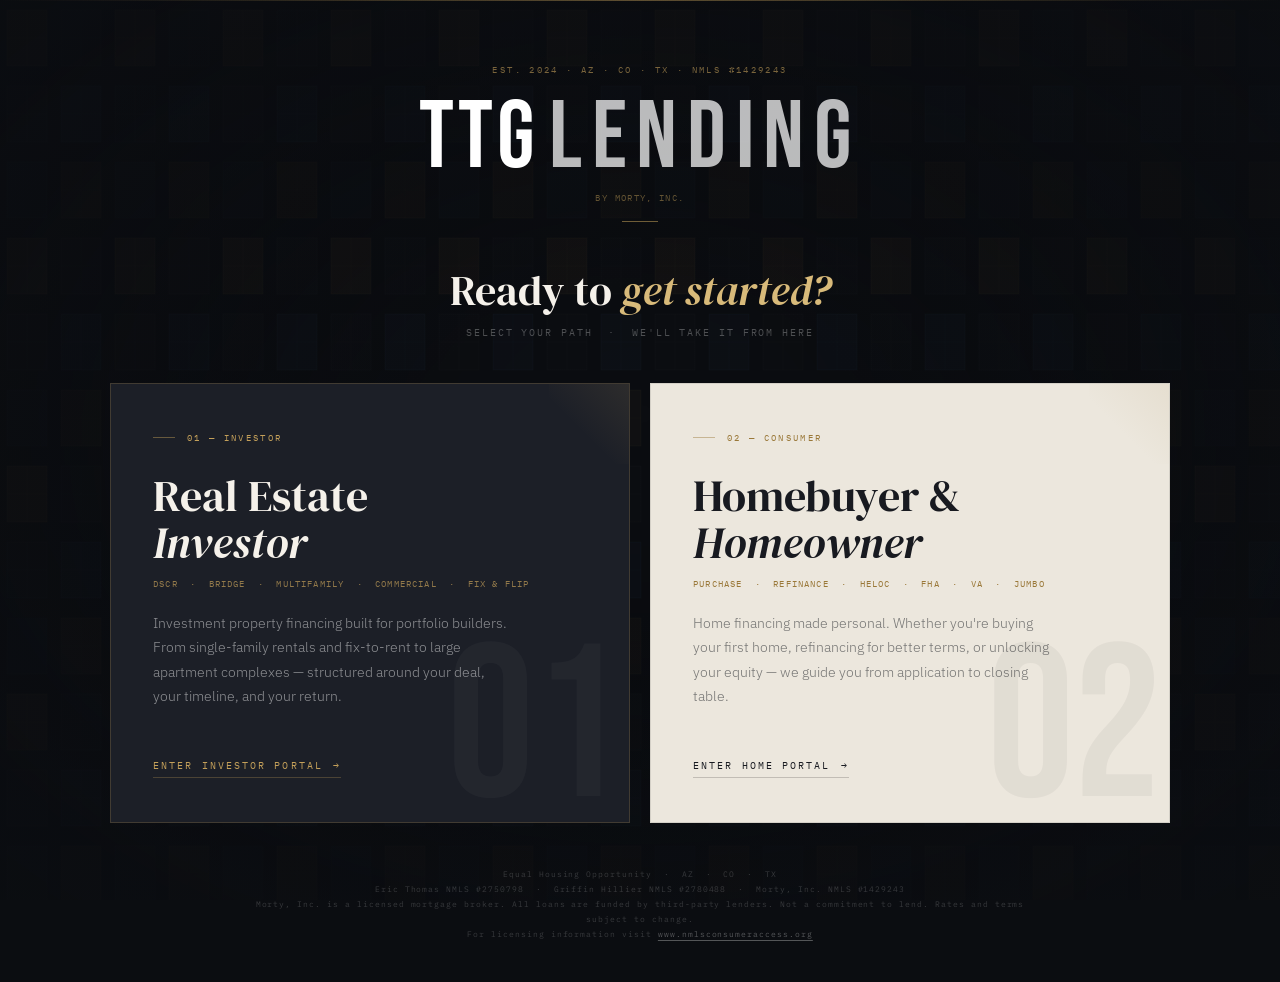
<file: index.html>
<!DOCTYPE html>
<html lang="en">
<head>
  <meta charset="UTF-8" />
  <link rel="icon" type="image/png" href="favicon.png" />
  <meta name="viewport" content="width=device-width, initial-scale=1.0" />
  <title>TTG Lending | Investment Property & Home Financing</title>
  <meta name="description" content="TTG Lending — professional mortgage and investment property financing across AZ, CO, and TX. Powered by Morty, Inc. NMLS #1429243." />
  <link rel="preconnect" href="https://fonts.googleapis.com" />
  <link rel="preconnect" href="https://fonts.gstatic.com" crossorigin />
  <link href="https://fonts.googleapis.com/css2?family=Bebas+Neue&family=DM+Serif+Display:ital@0;1&family=IBM+Plex+Sans:wght@300;400;500;600&family=IBM+Plex+Mono:wght@400;500;600&display=swap" rel="stylesheet" />
  <style>

    /* ── Reset ─────────────────────────────────────────── */
    *, *::before, *::after { box-sizing: border-box; margin: 0; padding: 0; }
    html { scroll-behavior: smooth; }
    body {
      font-family: 'IBM Plex Sans', -apple-system, sans-serif;
      background: #0b0d11;
      color: #f5f1ea;
      min-height: 100dvh;
      overflow-x: hidden;
      -webkit-font-smoothing: antialiased;
    }
    a { text-decoration: none; color: inherit; }

    /* ── Tokens ─────────────────────────────────────────── */
    :root {
      --obsidian:  #0b0d11;
      --graphite:  #13151b;
      --iron:      #1c1f27;
      --slate:     #272b38;
      --gold:      #c4a05a;
      --gold-lt:   #d8ba7a;
      --gold-dk:   #9a7838;
      --cream:     #f5f1ea;
      --parchment: #ece7dd;
      --sand:      #d4ccbf;
      --ink:       #181a20;
      --ash:       #474c5c;
      --ff-disp:   'Bebas Neue', 'Arial Narrow', Arial, sans-serif;
      --ff-serif:  'DM Serif Display', Georgia, 'Times New Roman', serif;
      --ff-body:   'IBM Plex Sans', -apple-system, sans-serif;
      --ff-mono:   'IBM Plex Mono', 'Courier New', monospace;
      --ease:      cubic-bezier(0.16, 1, 0.3, 1);
    }

    /* ── Background ─────────────────────────────────────── */
    .bg {
      position: fixed;
      inset: 0;
      z-index: 0;
      pointer-events: none;
    }
    /* Ambient top accent line */
    .bg::before {
      content: '';
      position: absolute;
      top: 0; left: 0; right: 0;
      height: 1px;
      background: linear-gradient(90deg,
        transparent 0%,
        rgba(196,160,90,0.5) 30%,
        rgba(196,160,90,0.8) 50%,
        rgba(196,160,90,0.5) 70%,
        transparent 100%
      );
    }
    /* Radial vignette */
    .bg::after {
      content: '';
      position: absolute;
      inset: 0;
      background: radial-gradient(ellipse 90% 90% at 50% 50%,
        transparent 20%,
        rgba(11,13,17,0.65) 100%
      );
    }
    .bg-grid {
      position: absolute;
      inset: 0;
      opacity: 0.42;
    }
    .bg-grid svg { width: 100%; height: 100%; }

    /* ── Page shell ─────────────────────────────────────── */
    .page {
      position: relative;
      z-index: 1;
      min-height: 100dvh;
      display: flex;
      flex-direction: column;
      align-items: center;
      justify-content: center;
      padding: 64px 24px 40px;
      gap: 0;
    }

    /* ── Entrance animation ──────────────────────────────── */
    /* Elements start hidden; body.go class triggers staggered reveals */
    .a1, .a2, .a3, .a4, .afoot {
      opacity: 0;
    }
    @keyframes rise {
      from { opacity: 0; transform: translateY(32px); }
      to   { opacity: 1; transform: translateY(0); }
    }
    @keyframes appear {
      from { opacity: 0; }
      to   { opacity: 1; }
    }
    body.go .a1   { animation: rise   0.85s var(--ease) 0.10s both; }
    body.go .a2   { animation: rise   0.85s var(--ease) 0.32s both; }
    body.go .a3   { animation: rise   0.90s var(--ease) 0.54s both; }
    body.go .a4   { animation: rise   0.90s var(--ease) 0.70s both; }
    body.go .afoot{ animation: appear 0.70s ease        1.05s both; }

    /* ── Brand ──────────────────────────────────────────── */
    .brand {
      text-align: center;
      margin-bottom: 44px;
    }
    .brand-eyebrow {
      font-family: var(--ff-mono);
      font-size: 8.5px;
      letter-spacing: 0.28em;
      text-transform: uppercase;
      color: rgba(196,160,90,0.60);
      margin-bottom: 16px;
    }
    .brand-logo {
      display: flex;
      align-items: baseline;
      justify-content: center;
      line-height: 1;
    }
    .logo-ttg {
      font-family: var(--ff-disp);
      font-size: clamp(52px, 8vw, 96px);
      letter-spacing: 0.04em;
      color: #fff;
    }
    .logo-lending {
      font-family: var(--ff-disp);
      font-size: clamp(52px, 8vw, 96px);
      letter-spacing: 0.10em;
      color: rgba(255,255,255,0.72);
      padding-left: 10px;
    }
    .brand-byline {
      font-family: var(--ff-mono);
      font-size: 8.5px;
      letter-spacing: 0.16em;
      text-transform: uppercase;
      color: rgba(196,160,90,0.48);
      margin-top: 5px;
      display: block;
    }
    .brand-rule {
      width: 36px;
      height: 1px;
      background: var(--gold);
      opacity: 0.55;
      margin: 18px auto 0;
    }

    /* ── Gateway question ────────────────────────────────── */
    .gw-q {
      text-align: center;
      margin-bottom: 44px;
    }
    .gw-q h1 {
      font-family: var(--ff-serif);
      font-size: clamp(24px, 3.5vw, 42px);
      font-weight: 400;
      color: var(--cream);
      line-height: 1.18;
      margin-bottom: 10px;
    }
    .gw-q h1 em {
      font-style: italic;
      color: var(--gold-lt);
    }
    .gw-q p {
      font-family: var(--ff-mono);
      font-size: 9.5px;
      letter-spacing: 0.20em;
      text-transform: uppercase;
      color: rgba(255,255,255,0.28);
    }

    /* ── Cards grid ─────────────────────────────────────── */
    .cards {
      display: grid;
      grid-template-columns: 1fr 1fr;
      gap: 20px;
      width: 100%;
      max-width: 1060px;
    }

    /* ── Individual card ─────────────────────────────────── */
    .card {
      position: relative;
      display: flex;
      flex-direction: column;
      padding: 48px 42px 44px;
      min-height: 440px;
      cursor: pointer;
      overflow: hidden;
      transition:
        transform       0.45s var(--ease),
        box-shadow      0.45s var(--ease),
        border-color    0.30s ease;
    }

    /* Shimmer sweep */
    .card::after {
      content: '';
      position: absolute;
      inset: 0;
      background: linear-gradient(112deg,
        transparent 20%,
        rgba(255,255,255,0.06) 50%,
        transparent 80%
      );
      transform: translateX(-110%);
      pointer-events: none;
      transition: none;
    }
    .card:hover::after {
      transform: translateX(110%);
      transition: transform 0.65s ease;
    }

    /* Decorative large bg numeral */
    .card-num {
      position: absolute;
      bottom: -18px;
      right: 8px;
      font-family: var(--ff-disp);
      font-size: clamp(148px, 17vw, 220px);
      line-height: 1;
      pointer-events: none;
      user-select: none;
      transition: transform 0.5s var(--ease), opacity 0.3s ease;
    }

    /* ── Investor card ───────────────────────────────────── */
    .card-inv {
      background: var(--iron);
      border: 1px solid rgba(196,160,90,0.22);
    }
    .card-inv:hover {
      transform: translateY(-12px);
      box-shadow:
        0 40px 120px rgba(0,0,0,0.65),
        0 0 0 1px rgba(196,160,90,0.50);
    }
    .card-inv .card-num {
      color: rgba(255,255,255,0.030);
    }
    .card-inv:hover .card-num {
      transform: translateY(-6px) scale(1.03);
      opacity: 0.055;
    }
    .card-inv .card-tag   { color: var(--gold); }
    .card-inv .card-head  { color: var(--cream); }
    .card-inv .card-sub   { color: rgba(196,160,90,0.70); }
    .card-inv .card-body  { color: rgba(255,255,255,0.50); }
    .card-inv .card-cta   { color: var(--gold); border-color: rgba(196,160,90,0.28); }
    .card-inv:hover .card-cta { border-color: rgba(196,160,90,0.75); }
    /* Gold corner accent */
    .card-inv::before {
      content: '';
      position: absolute;
      top: 0; right: 0;
      width: 80px; height: 80px;
      background: linear-gradient(225deg, rgba(196,160,90,0.10) 0%, transparent 60%);
      pointer-events: none;
    }

    /* ── Consumer card ───────────────────────────────────── */
    .card-con {
      background: var(--parchment);
      border: 1px solid rgba(0,0,0,0.10);
    }
    .card-con:hover {
      transform: translateY(-12px);
      box-shadow:
        0 40px 120px rgba(0,0,0,0.22),
        0 0 0 1px rgba(0,0,0,0.18);
    }
    .card-con .card-num {
      color: rgba(0,0,0,0.042);
    }
    .card-con:hover .card-num {
      transform: translateY(-6px) scale(1.03);
      opacity: 0.07;
    }
    .card-con .card-tag   { color: var(--gold-dk); }
    .card-con .card-head  { color: var(--ink); }
    .card-con .card-sub   { color: var(--gold-dk); }
    .card-con .card-body  { color: rgba(24,26,32,0.56); }
    .card-con .card-cta   { color: var(--ink); border-color: rgba(0,0,0,0.18); }
    .card-con:hover .card-cta { border-color: rgba(0,0,0,0.50); }
    .card-con::before {
      content: '';
      position: absolute;
      top: 0; right: 0;
      width: 80px; height: 80px;
      background: linear-gradient(225deg, rgba(154,120,56,0.08) 0%, transparent 60%);
      pointer-events: none;
    }

    /* ── Card internals ─────────────────────────────────── */
    .card-tag {
      font-family: var(--ff-mono);
      font-size: 9px;
      letter-spacing: 0.26em;
      text-transform: uppercase;
      display: flex;
      align-items: center;
      gap: 12px;
      margin-bottom: 30px;
    }
    .card-tag::before {
      content: '';
      display: block;
      width: 22px;
      height: 1px;
      background: currentColor;
      opacity: 0.45;
      flex-shrink: 0;
    }
    .card-head {
      font-family: var(--ff-serif);
      font-size: clamp(30px, 3.4vw, 46px);
      font-weight: 400;
      line-height: 1.08;
      margin-bottom: 10px;
    }
    .card-head em { font-style: italic; }
    .card-sub {
      font-family: var(--ff-mono);
      font-size: 9px;
      letter-spacing: 0.13em;
      text-transform: uppercase;
      margin-bottom: 20px;
      line-height: 1.6;
    }
    .card-body {
      font-family: var(--ff-body);
      font-size: 13.5px;
      line-height: 1.80;
      font-weight: 300;
      max-width: 360px;
      flex: 1;
    }
    .card-cta {
      display: inline-flex;
      align-items: center;
      gap: 10px;
      margin-top: 34px;
      font-family: var(--ff-mono);
      font-size: 9.5px;
      letter-spacing: 0.22em;
      text-transform: uppercase;
      padding-bottom: 5px;
      border-bottom: 1px solid;
      width: fit-content;
      transition: gap 0.35s var(--ease), border-color 0.3s ease;
    }
    .card:hover .card-cta { gap: 18px; }
    .cta-arr {
      display: inline-block;
      font-style: normal;
      transition: transform 0.35s var(--ease);
    }
    .card:hover .cta-arr { transform: translateX(5px); }

    /* ── Footer ─────────────────────────────────────────── */
    .gw-foot {
      margin-top: 44px;
      text-align: center;
      max-width: 780px;
    }
    .gw-foot p {
      font-family: var(--ff-mono);
      font-size: 8px;
      letter-spacing: 0.12em;
      color: rgba(255,255,255,0.18);
      line-height: 1.9;
    }
    .gw-foot a {
      color: rgba(255,255,255,0.30);
      text-decoration: underline;
      text-underline-offset: 3px;
    }

    /* ── Page-exit fade ─────────────────────────────────── */
    body.exiting {
      transition: opacity 0.40s ease;
      opacity: 0;
    }

    /* ── Responsive ─────────────────────────────────────── */
    @media (max-width: 768px) {
      .cards {
        grid-template-columns: 1fr;
        max-width: 460px;
      }
      .card { min-height: 360px; padding: 36px 28px 32px; }
      .card-head { font-size: clamp(28px, 8vw, 38px); }
    }
    @media (max-width: 480px) {
      .page { padding: 48px 16px 32px; }
      .brand { margin-bottom: 32px; }
      .gw-q  { margin-bottom: 28px; }
      .card  { min-height: 320px; padding: 28px 22px; }
      .logo-ttg, .logo-lending { font-size: clamp(44px, 13vw, 72px); }
    }
  </style>
</head>
<body>

  <!-- ══ Background ══════════════════════════════════════════════ -->
  <div class="bg" aria-hidden="true">
    <div class="bg-grid">
      <svg xmlns="http://www.w3.org/2000/svg" width="100%" height="100%">
        <defs>
          <pattern id="wg" x="0" y="0" width="108" height="228" patternUnits="userSpaceOnUse">
            <!-- Warm-lit window -->
            <rect x="7"  y="10"  width="40" height="56" fill="rgba(196,150,70,0.11)" stroke="rgba(210,175,95,0.11)" stroke-width="0.7"/>
            <line x1="27" y1="10" x2="27" y2="66"  stroke="rgba(210,175,95,0.07)" stroke-width="0.5"/>
            <line x1="7"  y1="38" x2="47" y2="38"  stroke="rgba(210,175,95,0.07)" stroke-width="0.5"/>
            <!-- Dark window -->
            <rect x="61" y="10"  width="40" height="56" fill="rgba(255,255,255,0.016)" stroke="rgba(255,255,255,0.045)" stroke-width="0.7"/>
            <line x1="81" y1="10" x2="81" y2="66"  stroke="rgba(255,255,255,0.028)" stroke-width="0.5"/>
            <line x1="61" y1="38" x2="101" y2="38" stroke="rgba(255,255,255,0.028)" stroke-width="0.5"/>
            <!-- Dark window -->
            <rect x="7"  y="86"  width="40" height="56" fill="rgba(255,255,255,0.016)" stroke="rgba(255,255,255,0.040)" stroke-width="0.7"/>
            <line x1="27" y1="86"  x2="27" y2="142" stroke="rgba(255,255,255,0.026)" stroke-width="0.5"/>
            <line x1="7"  y1="114" x2="47" y2="114" stroke="rgba(255,255,255,0.026)" stroke-width="0.5"/>
            <!-- Cool-blue window -->
            <rect x="61" y="86"  width="40" height="56" fill="rgba(80,130,195,0.08)" stroke="rgba(110,160,215,0.09)" stroke-width="0.7"/>
            <line x1="81" y1="86"  x2="81" y2="142" stroke="rgba(110,160,215,0.055)" stroke-width="0.5"/>
            <line x1="61" y1="114" x2="101" y2="114" stroke="rgba(110,160,215,0.055)" stroke-width="0.5"/>
            <!-- Dim warm window -->
            <rect x="7"  y="162" width="40" height="56" fill="rgba(80,130,195,0.044)" stroke="rgba(255,255,255,0.032)" stroke-width="0.7"/>
            <!-- Dim warm window 2 -->
            <rect x="61" y="162" width="40" height="56" fill="rgba(196,150,70,0.075)" stroke="rgba(210,175,95,0.085)" stroke-width="0.7"/>
            <line x1="81" y1="162" x2="81" y2="218" stroke="rgba(210,175,95,0.050)" stroke-width="0.5"/>
            <line x1="61" y1="190" x2="101" y2="190" stroke="rgba(210,175,95,0.050)" stroke-width="0.5"/>
          </pattern>
          <radialGradient id="vig" cx="50%" cy="46%" r="62%">
            <stop offset="0%"   stop-color="transparent"/>
            <stop offset="100%" stop-color="#0b0d11" stop-opacity="0.62"/>
          </radialGradient>
        </defs>
        <rect width="100%" height="100%" fill="url(#wg)"/>
        <rect width="100%" height="100%" fill="url(#vig)"/>
      </svg>
    </div>
  </div>

  <!-- ══ Page ════════════════════════════════════════════════════ -->
  <div class="page">

    <!-- Brand mark -->
    <div class="brand a1">
      <div class="brand-eyebrow">Est. 2024 · AZ · CO · TX · NMLS #1429243</div>
      <div class="brand-logo">
        <span class="logo-ttg">TTG</span><span class="logo-lending">Lending</span>
      </div>
      <span class="brand-byline">by Morty, Inc.</span>
      <div class="brand-rule"></div>
    </div>

    <!-- Question -->
    <div class="gw-q a2">
      <h1>Ready to <em>get started?</em></h1>
      <p>Select your path &nbsp;·&nbsp; We'll take it from here</p>
    </div>

    <!-- Choice cards -->
    <div class="cards">

      <!-- ── Investor ─────────────────────────────────── -->
      <a href="investorhome/" class="card card-inv a3">
        <div class="card-num" aria-hidden="true">01</div>
        <div class="card-tag">01 &mdash; Investor</div>
        <div class="card-head">Real Estate<br /><em>Investor</em></div>
        <div class="card-sub">DSCR &nbsp;·&nbsp; Bridge &nbsp;·&nbsp; Multifamily &nbsp;·&nbsp; Commercial &nbsp;·&nbsp; Fix &amp; Flip</div>
        <p class="card-body">Investment property financing built for portfolio builders. From single-family rentals and fix-to-rent to large apartment complexes — structured around your deal, your timeline, and your return.</p>
        <div class="card-cta">
          Enter Investor Portal <span class="cta-arr">→</span>
        </div>
      </a>

      <!-- ── Homebuyer / Homeowner ──────────────────── -->
      <a href="consumerhome/" class="card card-con a4">
        <div class="card-num" aria-hidden="true">02</div>
        <div class="card-tag">02 &mdash; Consumer</div>
        <div class="card-head">Homebuyer &amp;<br /><em>Homeowner</em></div>
        <div class="card-sub">Purchase &nbsp;·&nbsp; Refinance &nbsp;·&nbsp; HELOC &nbsp;·&nbsp; FHA &nbsp;·&nbsp; VA &nbsp;·&nbsp; Jumbo</div>
        <p class="card-body">Home financing made personal. Whether you're buying your first home, refinancing for better terms, or unlocking your equity — we guide you from application to closing table.</p>
        <div class="card-cta">
          Enter Home Portal <span class="cta-arr">→</span>
        </div>
      </a>

    </div>

    <!-- Compliance footer -->
    <footer class="gw-foot afoot">
      <p>Equal Housing Opportunity &nbsp;·&nbsp; AZ &nbsp;·&nbsp; CO &nbsp;·&nbsp; TX</p>
      <p>Eric Thomas NMLS #2750798 &nbsp;·&nbsp; Griffin Hillier NMLS #2780488 &nbsp;·&nbsp; Morty, Inc. NMLS #1429243</p>
      <p>Morty, Inc. is a licensed mortgage broker. All loans are funded by third-party lenders. Not a commitment to lend. Rates and terms subject to change.</p>
      <p>For licensing information visit <a href="https://www.nmlsconsumeraccess.org" target="_blank" rel="noopener noreferrer">www.nmlsconsumeraccess.org</a></p>
    </footer>

  </div>

  <script>
  (function () {

    // ── Trigger entrance animations ──────────────────────
    requestAnimationFrame(function () {
      setTimeout(function () {
        document.body.classList.add('go');
      }, 60);
    });

    // ── Smooth page-exit fade before navigation ──────────
    var links = document.querySelectorAll('.card');
    links.forEach(function (link) {
      link.addEventListener('click', function (e) {
        var href = link.getAttribute('href');
        // Skip placeholder / anchor-only links
        if (!href || href === '#' || href.charAt(0) === '#') return;
        e.preventDefault();
        document.body.classList.add('exiting');
        setTimeout(function () {
          window.location.href = href;
        }, 420);
      });
    });

    // ── Consumer card: show "coming soon" if still placeholder ──
    var conCard = document.querySelector('.card-con');
    if (conCard) {
      var href = conCard.getAttribute('href');
      if (href === '#consumer') {
        conCard.addEventListener('click', function (e) {
          e.preventDefault();
          // Subtle tooltip-style indicator
          var existing = document.getElementById('soon-tip');
          if (existing) return;
          var tip = document.createElement('div');
          tip.id = 'soon-tip';
          tip.textContent = 'Consumer portal coming soon';
          Object.assign(tip.style, {
            position: 'fixed',
            bottom: '40px',
            left: '50%',
            transform: 'translateX(-50%) translateY(10px)',
            background: 'rgba(19,21,27,0.95)',
            border: '1px solid rgba(196,160,90,0.35)',
            color: 'rgba(196,160,90,0.9)',
            fontFamily: "'IBM Plex Mono', monospace",
            fontSize: '10px',
            letterSpacing: '0.18em',
            textTransform: 'uppercase',
            padding: '12px 22px',
            zIndex: '9999',
            transition: 'opacity 0.3s ease, transform 0.3s ease',
            opacity: '0',
          });
          document.body.appendChild(tip);
          requestAnimationFrame(function () {
            requestAnimationFrame(function () {
              tip.style.opacity = '1';
              tip.style.transform = 'translateX(-50%) translateY(0)';
            });
          });
          setTimeout(function () {
            tip.style.opacity = '0';
            tip.style.transform = 'translateX(-50%) translateY(10px)';
            setTimeout(function () { tip.remove(); }, 350);
          }, 2800);
        });
      }
    }

  })();
  </script>
</body>
</html>
</file>
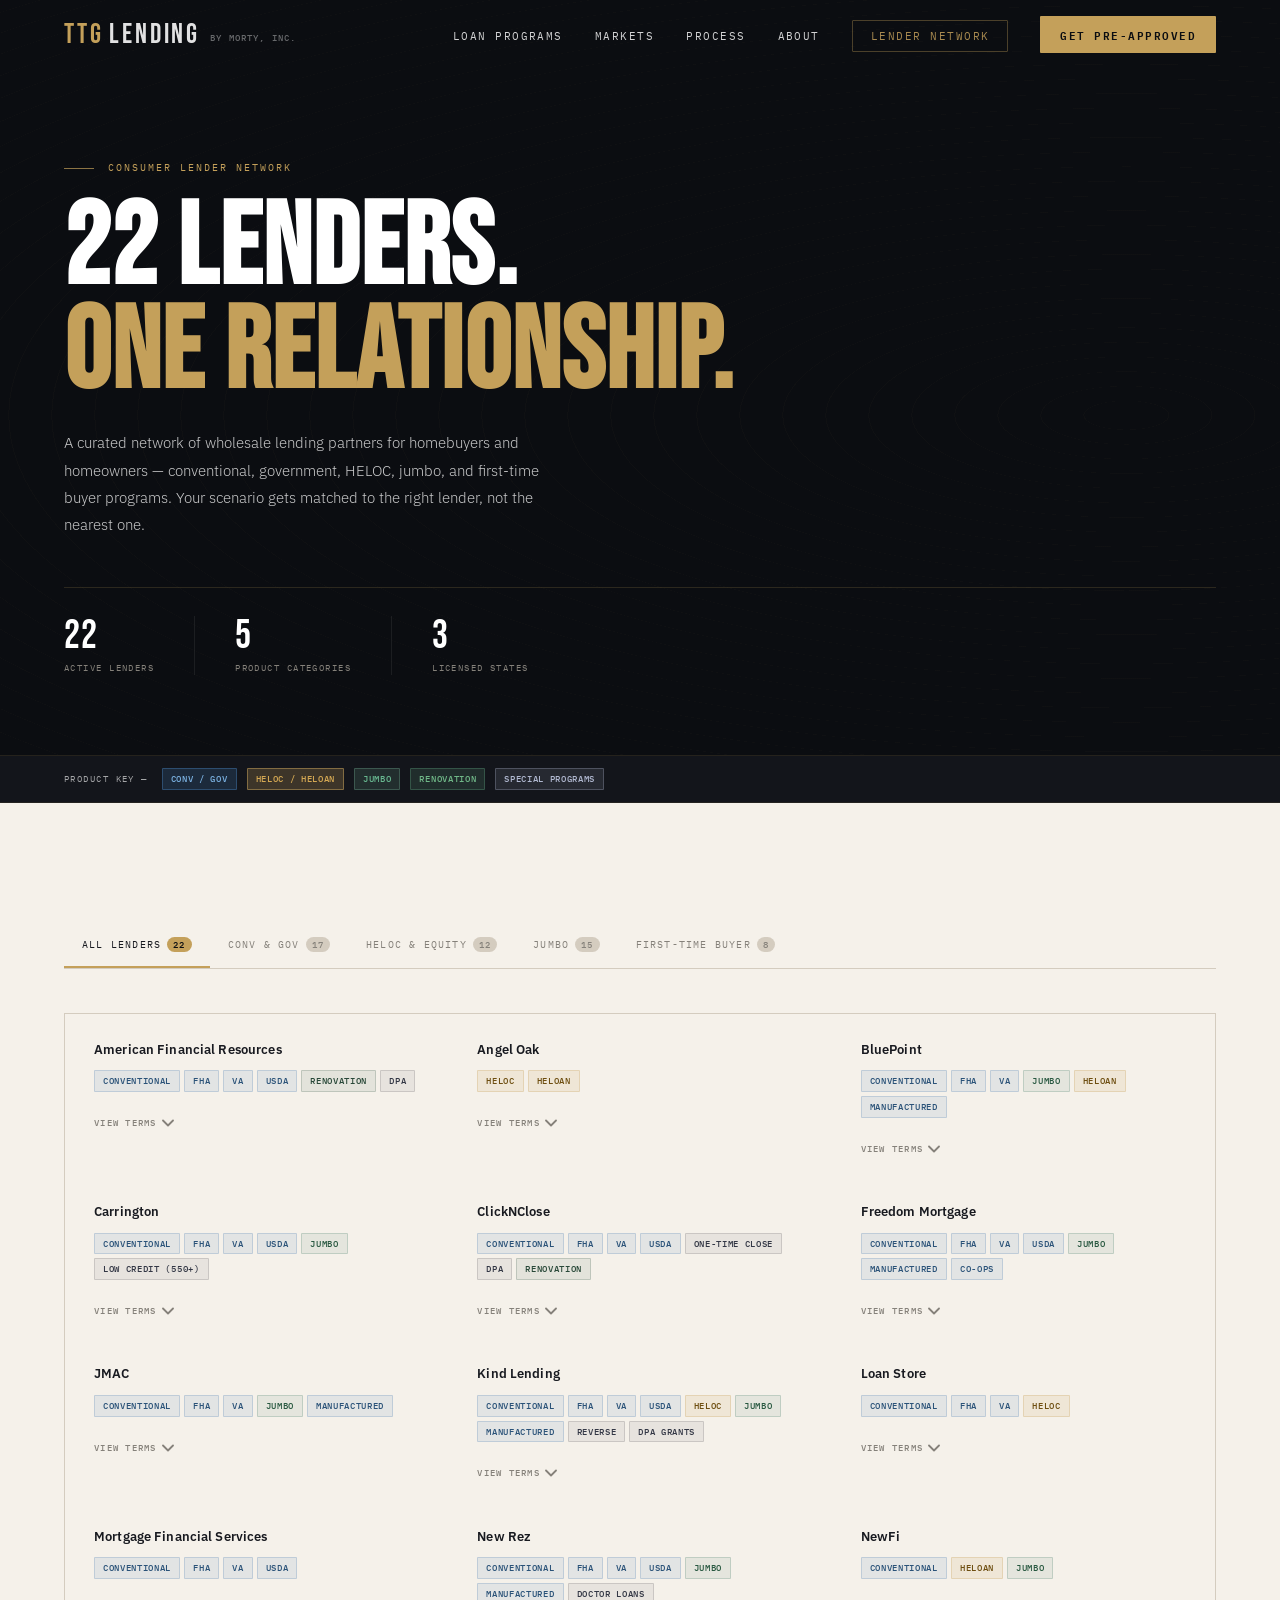
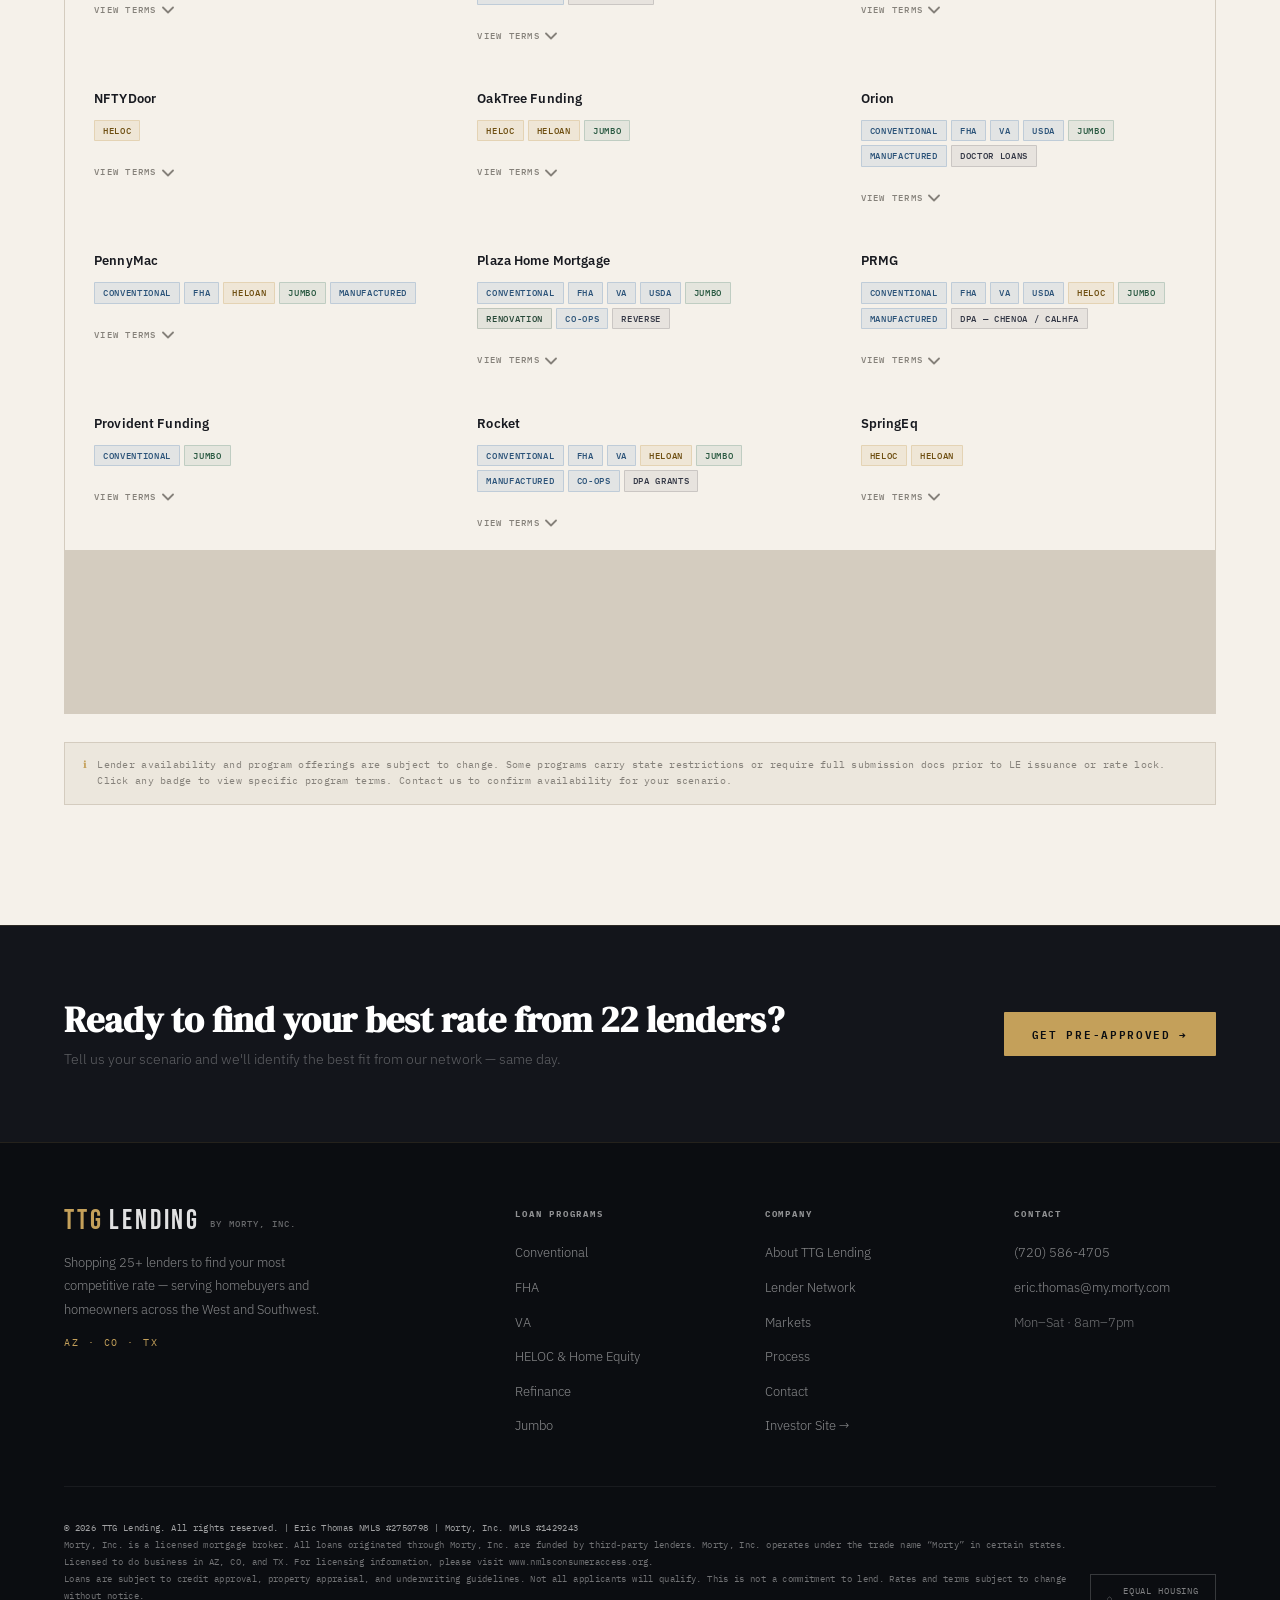
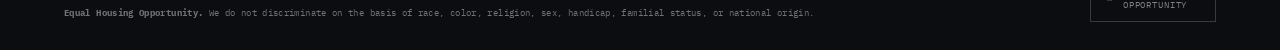
<file: consumernetwork/index.html>
<!DOCTYPE html>
<html lang="en">
<head>
  <meta charset="UTF-8" />
  <link rel="icon" type="image/png" href="../favicon.png" />
  <meta name="viewport" content="width=device-width, initial-scale=1.0" />
  <title>Consumer Lender Network | TTG Lending</title>
  <meta name="description" content="TTG Lending's consumer lender network — 22 active relationships across Conventional, FHA, VA, HELOC, Jumbo, and first-time buyer programs." />
  <link rel="stylesheet" href="../styles-consumer.css" />
  <link rel="preconnect" href="https://fonts.googleapis.com" />
  <link rel="preconnect" href="https://fonts.gstatic.com" crossorigin />
  <link href="https://fonts.googleapis.com/css2?family=Bebas+Neue&family=DM+Serif+Display:ital@0;1&family=IBM+Plex+Sans:wght@300;400;500;600;700&family=IBM+Plex+Mono:wght@400;500;600&display=swap" rel="stylesheet" />
</head>
<body class="lenders-page">

  <!-- NAVBAR -->
  <nav class="navbar2" id="navbar">
    <div class="nav2-container">
      <a href="../consumerhome/" class="nav2-logo">
        <span class="logo2-ttg">TTG</span><span class="logo2-lending">Lending</span><span class="logo2-morty">by Morty, Inc.</span>
      </a>
      <ul class="nav2-links" id="nav-links">
        <li><a href="../consumerhome/#programs">Loan Programs</a></li>
        <li><a href="../consumerhome/#states">Markets</a></li>
        <li><a href="../consumerhome/#process">Process</a></li>
        <li><a href="../consumerhome/#about">About</a></li>
        <li><a href="../consumernetwork/" class="n2-ghost active">Lender Network</a></li>
        <li><a href="../consumerhome/#contact" class="n2-cta">Get Pre-Approved</a></li>
      </ul>
      <button class="hamburger2" id="hamburger" aria-label="Menu" aria-expanded="false">
        <span></span><span></span><span></span>
      </button>
    </div>
  </nav>

  <!-- PAGE HERO -->
  <section class="page-hero2">
    <div class="container">
      <div class="ph2-inner">
        <div class="ph2-eyebrow">Consumer Lender Network</div>
        <h1 class="ph2-title">22 Lenders.<br /><em>One Relationship.</em></h1>
        <p class="ph2-sub">A curated network of wholesale lending partners for homebuyers and homeowners — conventional, government, HELOC, jumbo, and first-time buyer programs. Your scenario gets matched to the right lender, not the nearest one.</p>
        <div class="ph2-stats">
          <div class="ph2-stat">
            <span class="ph2s-n">22</span>
            <span class="ph2s-l">Active Lenders</span>
          </div>
          <div class="ph2-stat">
            <span class="ph2s-n">5</span>
            <span class="ph2s-l">Product Categories</span>
          </div>
          <div class="ph2-stat">
            <span class="ph2s-n">3</span>
            <span class="ph2s-l">Licensed States</span>
          </div>
        </div>
      </div>
    </div>
  </section>

  <!-- LEGEND BAR -->
  <div class="legend2-bar">
    <div class="container">
      <div class="legend2-inner">
        <span class="legend2-lbl">Product Key —</span>
        <span class="badge2 conv">Conv / Gov</span>
        <span class="badge2 heloc">HELOC / HELOAN</span>
        <span class="badge2 jumbo">Jumbo</span>
        <span class="badge2 reno">Renovation</span>
        <span class="badge2 special">Special Programs</span>
      </div>
    </div>
  </div>

  <!-- LENDER NETWORK -->
  <section class="section lenders2-section" id="lenders">
    <div class="container">

      <!-- Filter Tabs -->
      <div class="lender-tabs2" id="lender-tabs">
        <button class="ltab2 active" data-filter="all">All Lenders <span class="ltab2-cnt">22</span></button>
        <button class="ltab2" data-filter="conv-gov">Conv &amp; Gov <span class="ltab2-cnt">17</span></button>
        <button class="ltab2" data-filter="heloc">HELOC &amp; Equity <span class="ltab2-cnt">12</span></button>
        <button class="ltab2" data-filter="jumbo">Jumbo <span class="ltab2-cnt">15</span></button>
        <button class="ltab2" data-filter="first-time">First-Time Buyer <span class="ltab2-cnt">8</span></button>
      </div>

      <!-- Lender Grid -->
      <div class="lender-grid2" id="lender-grid">

        <!-- American Financial Resources -->
        <div class="lender-card2" data-cats="conv-gov first-time">
          <div class="lender-name2">American Financial Resources</div>
          <div class="lender-badges2">
            <span class="badge2 conv">Conventional</span><span class="badge2 conv">FHA</span><span class="badge2 conv">VA</span><span class="badge2 conv">USDA</span><span class="badge2 reno">Renovation</span><span class="badge2 special">DPA</span>
          </div>
          <div class="lender-note2">FHA from 580 FICO · 3.5% down · DPA Advantage for first responders, medical &amp; educators · FHA 203k renovation eligible. Full agency suite.</div>
        </div>

        <!-- Angel Oak -->
        <div class="lender-card2" data-cats="heloc">
          <div class="lender-name2">Angel Oak</div>
          <div class="lender-badges2">
            <span class="badge2 heloc">HELOC</span><span class="badge2 heloc">HELOAN</span>
          </div>
          <div class="lender-note2">Investment HELOC available in addition to primary residence. Fixed-rate HELOAN for equity access. 660 FICO minimum on equity products.</div>
        </div>

        <!-- BluePoint -->
        <div class="lender-card2" data-cats="conv-gov jumbo">
          <div class="lender-name2">BluePoint</div>
          <div class="lender-badges2">
            <span class="badge2 conv">Conventional</span><span class="badge2 conv">FHA</span><span class="badge2 conv">VA</span><span class="badge2 jumbo">Jumbo</span><span class="badge2 heloc">HELOAN</span><span class="badge2 conv">Manufactured</span>
          </div>
          <div class="lender-note2">Full submission docs required prior to issuing Loan Estimate. Competitive jumbo pricing up to $3.5M. HELOAN available for home equity access.</div>
        </div>

        <!-- Carrington -->
        <div class="lender-card2" data-cats="conv-gov jumbo first-time">
          <div class="lender-name2">Carrington</div>
          <div class="lender-badges2">
            <span class="badge2 conv">Conventional</span><span class="badge2 conv">FHA</span><span class="badge2 conv">VA</span><span class="badge2 conv">USDA</span><span class="badge2 jumbo">Jumbo</span><span class="badge2 special">Low Credit (550+)</span>
          </div>
          <div class="lender-note2">Flexible Advantage program: 550 FICO min on FHA, VA, USDA &amp; Non-QM. One of the broadest credit overlays in our network — ideal for challenged-credit borrowers.</div>
        </div>

        <!-- ClickNClose -->
        <div class="lender-card2" data-cats="conv-gov first-time">
          <div class="lender-name2">ClickNClose</div>
          <div class="lender-badges2">
            <span class="badge2 conv">Conventional</span><span class="badge2 conv">FHA</span><span class="badge2 conv">VA</span><span class="badge2 conv">USDA</span><span class="badge2 special">One-Time Close</span><span class="badge2 special">DPA</span><span class="badge2 reno">Renovation</span>
          </div>
          <div class="lender-note2">Best-in-class One-Time Close construction-to-permanent loans — rate locked at start. DPA grants in multiple states. FHA 203k &amp; conventional renovation eligible.</div>
        </div>

        <!-- Freedom Mortgage -->
        <div class="lender-card2" data-cats="conv-gov jumbo">
          <div class="lender-name2">Freedom Mortgage</div>
          <div class="lender-badges2">
            <span class="badge2 conv">Conventional</span><span class="badge2 conv">FHA</span><span class="badge2 conv">VA</span><span class="badge2 conv">USDA</span><span class="badge2 jumbo">Jumbo</span><span class="badge2 conv">Manufactured</span><span class="badge2 conv">Co-ops</span>
          </div>
          <div class="lender-note2">Dual-capacity in CA, FL &amp; TX. FHA from 550 FICO. Manufactured homes and cooperative housing eligible in select markets. No Non-QM.</div>
        </div>

        <!-- JMAC -->
        <div class="lender-card2" data-cats="conv-gov jumbo">
          <div class="lender-name2">JMAC</div>
          <div class="lender-badges2">
            <span class="badge2 conv">Conventional</span><span class="badge2 conv">FHA</span><span class="badge2 conv">VA</span><span class="badge2 jumbo">Jumbo</span><span class="badge2 conv">Manufactured</span>
          </div>
          <div class="lender-note2">Full agency guidelines on all government programs. Jumbo up to $3.5M with full-doc and alt-doc options. Manufactured homes under standard agency guidelines.</div>
        </div>

        <!-- Kind Lending -->
        <div class="lender-card2" data-cats="conv-gov heloc jumbo first-time">
          <div class="lender-name2">Kind Lending</div>
          <div class="lender-badges2">
            <span class="badge2 conv">Conventional</span><span class="badge2 conv">FHA</span><span class="badge2 conv">VA</span><span class="badge2 conv">USDA</span><span class="badge2 heloc">HELOC</span><span class="badge2 jumbo">Jumbo</span><span class="badge2 conv">Manufactured</span><span class="badge2 special">Reverse</span><span class="badge2 special">DPA Grants</span>
          </div>
          <div class="lender-note2">580 FICO min across most products. DPA grant programs in multiple states. HECM reverse mortgage eligible. HELOC available. One of the most versatile consumer lenders in our network.</div>
        </div>

        <!-- Loan Store -->
        <div class="lender-card2" data-cats="conv-gov heloc">
          <div class="lender-name2">Loan Store</div>
          <div class="lender-badges2">
            <span class="badge2 conv">Conventional</span><span class="badge2 conv">FHA</span><span class="badge2 conv">VA</span><span class="badge2 heloc">HELOC</span>
          </div>
          <div class="lender-note2">HELOC funded in as few as 5 business days — fastest in our network. Standard agency conventional, FHA &amp; VA from 580 FICO.</div>
        </div>

        <!-- Mortgage Financial Services -->
        <div class="lender-card2" data-cats="conv-gov">
          <div class="lender-name2">Mortgage Financial Services</div>
          <div class="lender-badges2">
            <span class="badge2 conv">Conventional</span><span class="badge2 conv">FHA</span><span class="badge2 conv">VA</span><span class="badge2 conv">USDA</span>
          </div>
          <div class="lender-note2">Straightforward agency lending across all four government programs. 580 FICO on FHA/VA, 640 on USDA. Solid conforming conventional pricing.</div>
        </div>

        <!-- New Rez -->
        <div class="lender-card2" data-cats="conv-gov jumbo first-time">
          <div class="lender-name2">New Rez</div>
          <div class="lender-badges2">
            <span class="badge2 conv">Conventional</span><span class="badge2 conv">FHA</span><span class="badge2 conv">VA</span><span class="badge2 conv">USDA</span><span class="badge2 jumbo">Jumbo</span><span class="badge2 conv">Manufactured</span><span class="badge2 special">Doctor Loans</span>
          </div>
          <div class="lender-note2">HomeReady from 580 FICO at 97% LTV. Doctor Loan excludes student debt from DTI. Jumbo up to $3M. Strong first-time buyer programs. 40-yr I/O on Non-QM products.</div>
        </div>

        <!-- NewFi -->
        <div class="lender-card2" data-cats="heloc jumbo">
          <div class="lender-name2">NewFi</div>
          <div class="lender-badges2">
            <span class="badge2 conv">Conventional</span><span class="badge2 heloc">HELOAN</span><span class="badge2 jumbo">Jumbo</span>
          </div>
          <div class="lender-note2">Full submission docs required prior to lock on conventional. Fixed-rate HELOAN up to $500K. Jumbo up to $3.5M — not available in NY. 620 FICO on conventional.</div>
        </div>

        <!-- NFTYDoor -->
        <div class="lender-card2" data-cats="heloc">
          <div class="lender-name2">NFTYDoor</div>
          <div class="lender-badges2">
            <span class="badge2 heloc">HELOC</span>
          </div>
          <div class="lender-note2">Fully digital HELOC — no in-person appraisal for eligible properties. Primary &amp; second homes. Up to 90% CLTV. Fastest digital decisioning in our equity lineup.</div>
        </div>

        <!-- OakTree Funding -->
        <div class="lender-card2" data-cats="heloc jumbo">
          <div class="lender-name2">OakTree Funding</div>
          <div class="lender-badges2">
            <span class="badge2 heloc">HELOC</span><span class="badge2 heloc">HELOAN</span><span class="badge2 jumbo">Jumbo</span>
          </div>
          <div class="lender-note2">HELOC up to 75% CLTV — primary &amp; investment. HELOAN fixed lump-sum. Jumbo up to $10M — highest ceiling in our consumer network. 680 FICO.</div>
        </div>

        <!-- Orion -->
        <div class="lender-card2" data-cats="conv-gov jumbo">
          <div class="lender-name2">Orion</div>
          <div class="lender-badges2">
            <span class="badge2 conv">Conventional</span><span class="badge2 conv">FHA</span><span class="badge2 conv">VA</span><span class="badge2 conv">USDA</span><span class="badge2 jumbo">Jumbo</span><span class="badge2 conv">Manufactured</span><span class="badge2 special">Doctor Loans</span>
          </div>
          <div class="lender-note2">Doctor Loan excludes student debt from DTI. Jumbo up to $5M. Full agency suite from 580 FICO on FHA/VA, 640 on USDA. Manufactured homes eligible.</div>
        </div>

        <!-- PennyMac -->
        <div class="lender-card2" data-cats="conv-gov heloc jumbo">
          <div class="lender-name2">PennyMac</div>
          <div class="lender-badges2">
            <span class="badge2 conv">Conventional</span><span class="badge2 conv">FHA</span><span class="badge2 heloc">HELOAN</span><span class="badge2 jumbo">Jumbo</span><span class="badge2 conv">Manufactured</span>
          </div>
          <div class="lender-note2">HomeReady from 620 FICO at 3% down. Competitive HELOAN pricing. Jumbo up to $3M. Not available in NY. Manufactured under FHA and conventional guidelines.</div>
        </div>

        <!-- Plaza Home Mortgage -->
        <div class="lender-card2" data-cats="conv-gov jumbo">
          <div class="lender-name2">Plaza Home Mortgage</div>
          <div class="lender-badges2">
            <span class="badge2 conv">Conventional</span><span class="badge2 conv">FHA</span><span class="badge2 conv">VA</span><span class="badge2 conv">USDA</span><span class="badge2 jumbo">Jumbo</span><span class="badge2 reno">Renovation</span><span class="badge2 conv">Co-ops</span><span class="badge2 special">Reverse</span>
          </div>
          <div class="lender-note2">FHA 203k &amp; Fannie HomeStyle renovation — purchase + rehab in one close. HECM reverse mortgage available. Co-ops eligible. Jumbo up to $3M with alt-doc options.</div>
        </div>

        <!-- PRMG -->
        <div class="lender-card2" data-cats="conv-gov heloc first-time">
          <div class="lender-name2">PRMG</div>
          <div class="lender-badges2">
            <span class="badge2 conv">Conventional</span><span class="badge2 conv">FHA</span><span class="badge2 conv">VA</span><span class="badge2 conv">USDA</span><span class="badge2 heloc">HELOC</span><span class="badge2 jumbo">Jumbo</span><span class="badge2 conv">Manufactured</span><span class="badge2 special">DPA — Chenoa / CALHFA</span>
          </div>
          <div class="lender-note2">Chenoa FHA DPA &amp; CalHFA programs available. HELOC offered — note: no broker compensation on this product. Strong DPA presence in CA, CO, FL, UT &amp; WI.</div>
        </div>

        <!-- Provident Funding -->
        <div class="lender-card2" data-cats="conv-gov jumbo">
          <div class="lender-name2">Provident Funding</div>
          <div class="lender-badges2">
            <span class="badge2 conv">Conventional</span><span class="badge2 jumbo">Jumbo</span>
          </div>
          <div class="lender-note2">Conventional and jumbo specialist — no FHA/VA/Non-QM. Known for highly competitive conventional and jumbo pricing. Full-doc required. Jumbo up to $3M, 700 FICO.</div>
        </div>

        <!-- Rocket -->
        <div class="lender-card2" data-cats="conv-gov heloc jumbo first-time">
          <div class="lender-name2">Rocket</div>
          <div class="lender-badges2">
            <span class="badge2 conv">Conventional</span><span class="badge2 conv">FHA</span><span class="badge2 conv">VA</span><span class="badge2 heloc">HELOAN</span><span class="badge2 jumbo">Jumbo</span><span class="badge2 conv">Manufactured</span><span class="badge2 conv">Co-ops</span><span class="badge2 special">DPA Grants</span>
          </div>
          <div class="lender-note2">HomeReady from 580 FICO at 97% LTV. DPA grants in multiple states. HELOAN for home equity. Fast digital process. Jumbo up to $2.5M. Strong first-time buyer presence.</div>
        </div>

        <!-- SpringEq -->
        <div class="lender-card2" data-cats="heloc">
          <div class="lender-name2">SpringEq</div>
          <div class="lender-badges2">
            <span class="badge2 heloc">HELOC</span><span class="badge2 heloc">HELOAN</span>
          </div>
          <div class="lender-note2">Primary HELOC: 660 FICO · Up to 90% LTV · $50K–$400K · 5-year interest-only draw period · Investment HELOC also available. Fixed-rate HELOAN at 85% LTV.</div>
        </div>

        <!-- Windsor -->
        <div class="lender-card2" data-cats="conv-gov jumbo first-time">
          <div class="lender-name2">Windsor</div>
          <div class="lender-badges2">
            <span class="badge2 conv">Conventional</span><span class="badge2 conv">FHA</span><span class="badge2 conv">VA</span><span class="badge2 conv">USDA</span><span class="badge2 jumbo">Jumbo</span><span class="badge2 conv">Manufactured</span><span class="badge2 special">DPA — CALHFA</span><span class="badge2 special">Multiple DPA Programs</span>
          </div>
          <div class="lender-note2">CalHFA specialist — multiple DPA layers possible including state &amp; local programs. FHA from 600 FICO. Manufactured homes eligible. Jumbo up to $3M full-doc required.</div>
        </div>

      </div><!-- end lender-grid2 -->

      <div class="lender-footer-note2">
        <span class="lfi2-icon">ℹ</span>
        Lender availability and program offerings are subject to change. Some programs carry state restrictions or require full submission docs prior to LE issuance or rate lock. Click any badge to view specific program terms. Contact us to confirm availability for your scenario.
      </div>

    </div>
  </section>

  <!-- CTA STRIP -->
  <section class="lender-cta-strip2">
    <div class="container">
      <div class="lcs2-inner">
        <div>
          <h2>Ready to find your best rate from 22 lenders?</h2>
          <p>Tell us your scenario and we'll identify the best fit from our network — same day.</p>
        </div>
        <a href="../consumerhome/#contact" class="btn2-primary">Get Pre-Approved →</a>
      </div>
    </div>
  </section>

  <!-- FOOTER -->
  <footer class="footer2">
    <div class="container">
      <div class="footer2-grid">
        <div class="footer2-brand">
          <a href="../consumerhome/" class="nav2-logo">
            <span class="logo2-ttg">TTG</span><span class="logo2-lending">Lending</span><span class="logo2-morty">by Morty, Inc.</span>
          </a>
          <p>Shopping 25+ lenders to find your most competitive rate — serving homebuyers and homeowners across the West and Southwest.</p>
          <div class="footer2-states">AZ · CO · TX</div>
        </div>
        <div class="footer2-col">
          <h4>Loan Programs</h4>
          <ul>
            <li><a href="../consumerhome/#programs">Conventional</a></li>
            <li><a href="../consumerhome/#programs">FHA</a></li>
            <li><a href="../consumerhome/#programs">VA</a></li>
            <li><a href="../consumerhome/#programs">HELOC &amp; Home Equity</a></li>
            <li><a href="../consumerhome/#programs">Refinance</a></li>
            <li><a href="../consumerhome/#programs">Jumbo</a></li>
          </ul>
        </div>
        <div class="footer2-col">
          <h4>Company</h4>
          <ul>
            <li><a href="../consumerhome/#about">About TTG Lending</a></li>
            <li><a href="../consumernetwork/">Lender Network</a></li>
            <li><a href="../consumerhome/#states">Markets</a></li>
            <li><a href="../consumerhome/#process">Process</a></li>
            <li><a href="../consumerhome/#contact">Contact</a></li>
            <li><a href="../index.html">Investor Site →</a></li>
          </ul>
        </div>
        <div class="footer2-col">
          <h4>Contact</h4>
          <ul>
            <li><a href="tel:+17205864705">(720) 586-4705</a></li>
            <li><a href="mailto:eric.thomas@my.morty.com">eric.thomas@my.morty.com</a></li>
            <li><span>Mon–Sat · 8am–7pm</span></li>
          </ul>
        </div>
      </div>
      <div class="footer2-bottom">
        <div class="footer2-legal">
          <p>&copy; 2026 TTG Lending. All rights reserved. | Eric Thomas NMLS #2750798 | Morty, Inc. NMLS #1429243</p>
          <p>Morty, Inc. is a licensed mortgage broker. All loans originated through Morty, Inc. are funded by third-party lenders. Morty, Inc. operates under the trade name &ldquo;Morty&rdquo; in certain states.</p>
          <p>Licensed to do business in AZ, CO, and TX. For licensing information, please visit <a href="https://www.nmlsconsumeraccess.org" target="_blank" rel="noopener noreferrer">www.nmlsconsumeraccess.org</a>.</p>
          <p>Loans are subject to credit approval, property appraisal, and underwriting guidelines. Not all applicants will qualify. This is not a commitment to lend. Rates and terms subject to change without notice.</p>
          <p><strong>Equal Housing Opportunity.</strong> We do not discriminate on the basis of race, color, religion, sex, handicap, familial status, or national origin.</p>
        </div>
        <div class="footer2-ehl">
          <span class="f2-ehl-icon">⌂</span>
          <span>Equal Housing<br />Opportunity</span>
        </div>
      </div>
    </div>
  </footer>

  <script src="../script-consumer.js"></script>
</body>
</html>
</file>
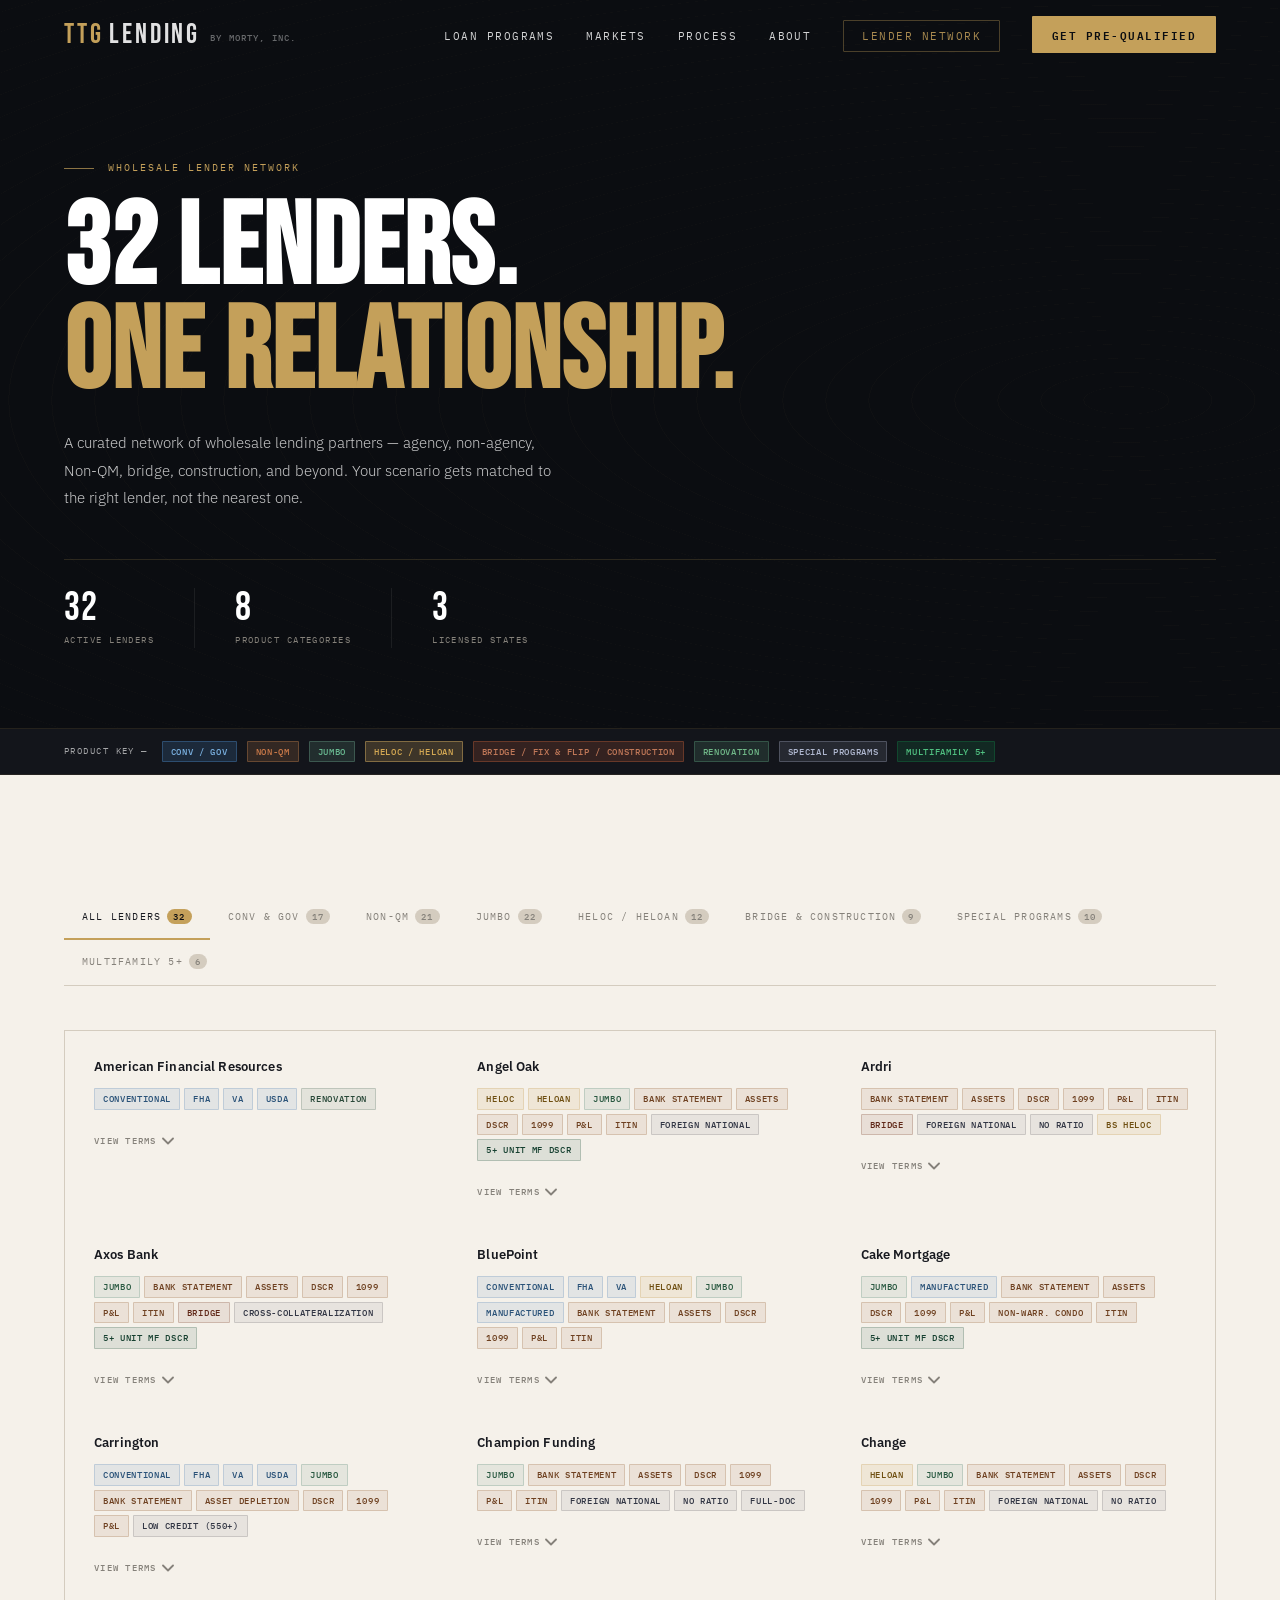
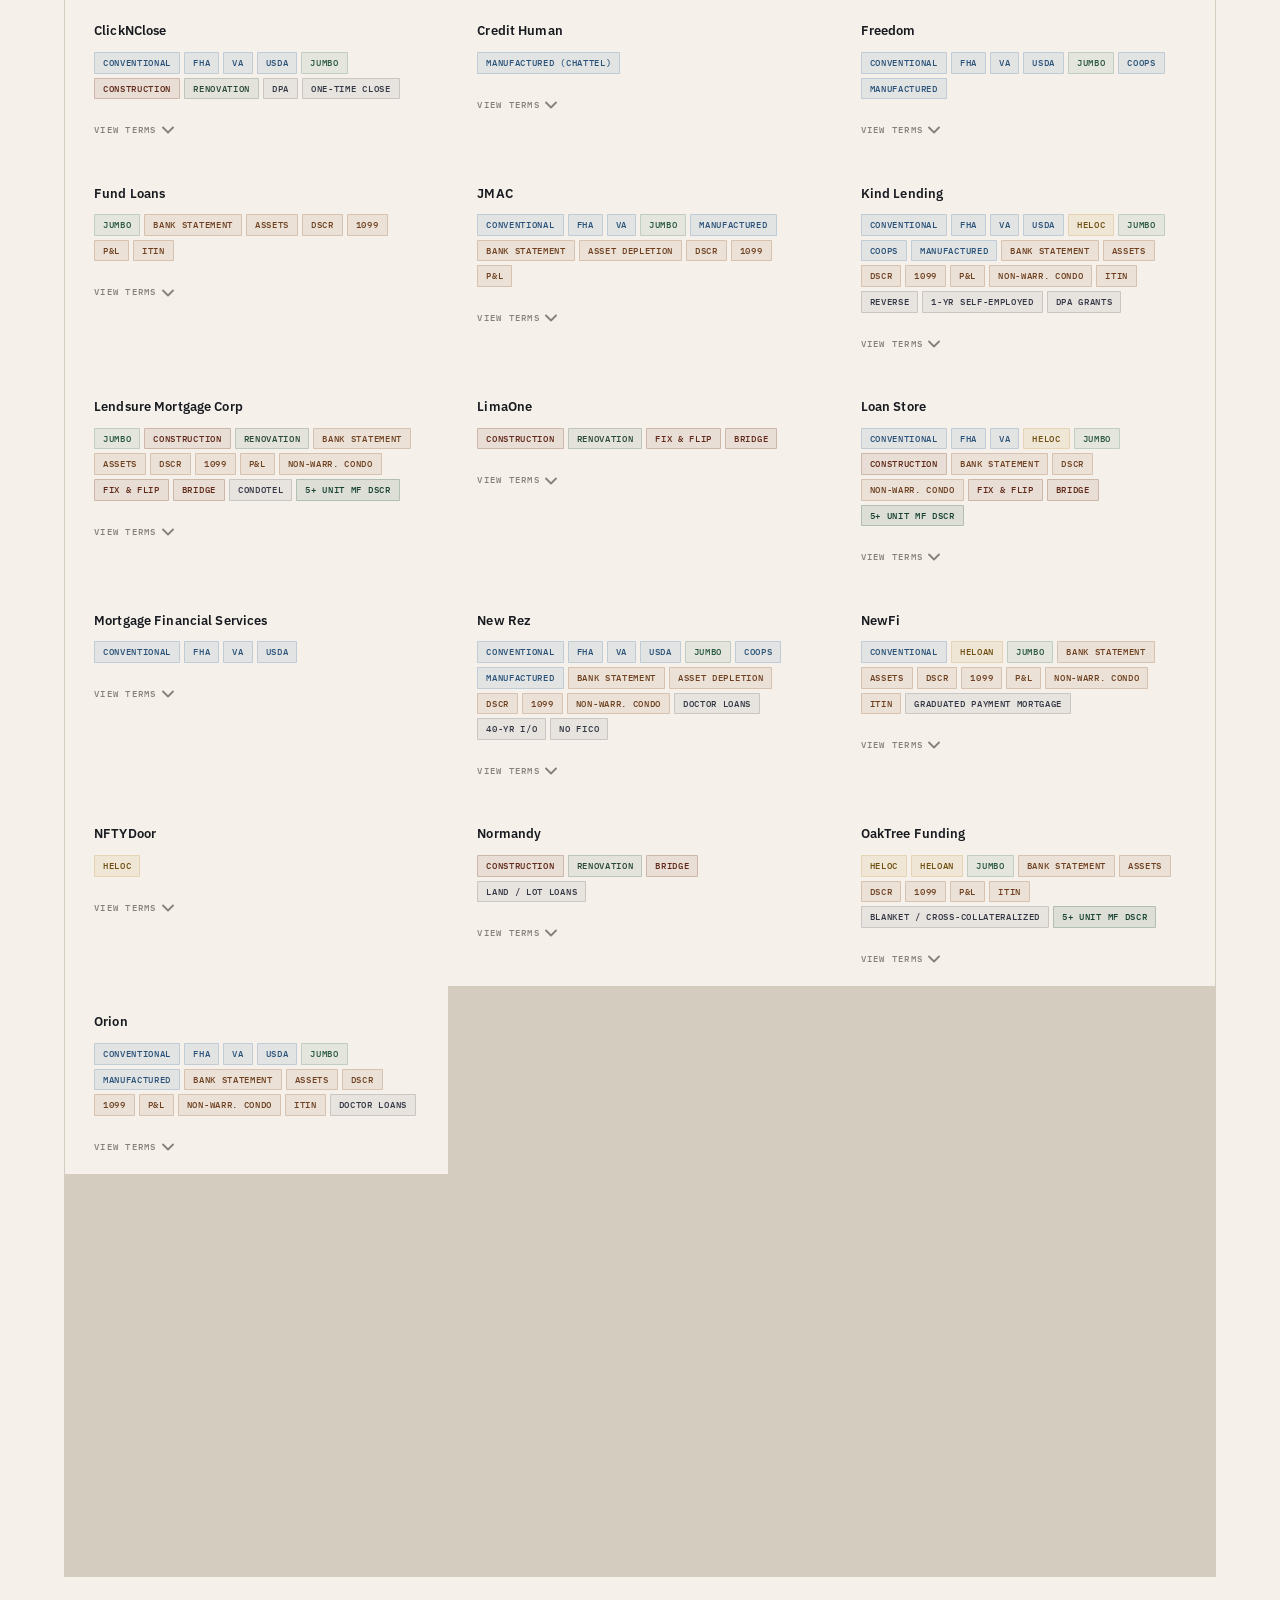
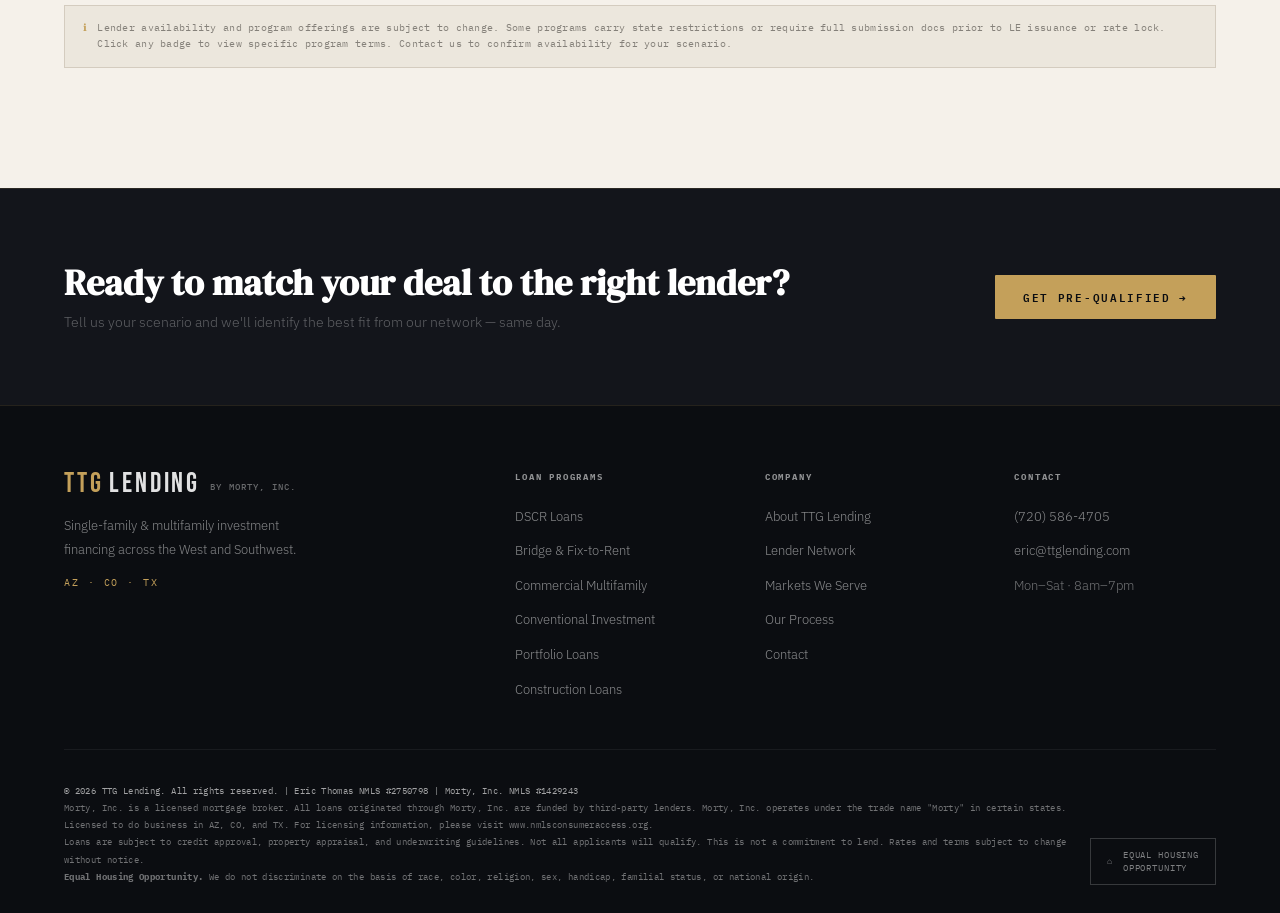
<file: lendernetwork/index.html>
<!DOCTYPE html>
<html lang="en">
<head>
  <meta charset="UTF-8" />
  <link rel="icon" type="image/png" href="../favicon.png" />
  <meta name="viewport" content="width=device-width, initial-scale=1.0" />
  <title>Lender Network | TTG Lending</title>
  <meta name="description" content="TTG Lending's wholesale lender network — 32 active relationships across Conventional, Non-QM, Jumbo, HELOC, Bridge, and special programs." />
  <link rel="stylesheet" href="../styles.css" />
  <link rel="preconnect" href="https://fonts.googleapis.com" />
  <link rel="preconnect" href="https://fonts.gstatic.com" crossorigin />
  <link href="https://fonts.googleapis.com/css2?family=Bebas+Neue&family=DM+Serif+Display:ital@0;1&family=IBM+Plex+Sans:wght@300;400;500;600;700&family=IBM+Plex+Mono:wght@400;500;600&display=swap" rel="stylesheet" />
</head>
<body class="lenders-page">

  <!-- NAVBAR -->
  <nav class="navbar2" id="navbar">
    <div class="nav2-container">
      <a href="../investorhome/" class="nav2-logo">
        <span class="logo2-ttg">TTG</span><span class="logo2-lending">Lending</span><span class="logo2-morty">by Morty, Inc.</span>
      </a>
      <ul class="nav2-links" id="nav-links">
        <li><a href="../investorhome/#programs">Loan Programs</a></li>
        <li><a href="../investorhome/#states">Markets</a></li>
        <li><a href="../investorhome/#process">Process</a></li>
        <li><a href="../investorhome/#about">About</a></li>
        <li><a href="../lendernetwork/" class="n2-ghost active">Lender Network</a></li>
        <li><a href="../investorhome/#contact" class="n2-cta">Get Pre-Qualified</a></li>
      </ul>
      <button class="hamburger2" id="hamburger" aria-label="Menu" aria-expanded="false">
        <span></span><span></span><span></span>
      </button>
    </div>
  </nav>

  <!-- PAGE HERO -->
  <section class="page-hero2">
    <div class="container">
      <div class="ph2-inner">
        <div class="ph2-eyebrow">Wholesale Lender Network</div>
        <h1 class="ph2-title">32 Lenders.<br /><em>One Relationship.</em></h1>
        <p class="ph2-sub">A curated network of wholesale lending partners — agency, non-agency, Non-QM, bridge, construction, and beyond. Your scenario gets matched to the right lender, not the nearest one.</p>
        <div class="ph2-stats">
          <div class="ph2-stat">
            <span class="ph2s-n">32</span>
            <span class="ph2s-l">Active Lenders</span>
          </div>
          <div class="ph2-stat">
            <span class="ph2s-n">8</span>
            <span class="ph2s-l">Product Categories</span>
          </div>
          <div class="ph2-stat">
            <span class="ph2s-n">3</span>
            <span class="ph2s-l">Licensed States</span>
          </div>
        </div>
      </div>
    </div>
  </section>

  <!-- LEGEND BAR -->
  <div class="legend2-bar">
    <div class="container">
      <div class="legend2-inner">
        <span class="legend2-lbl">Product Key —</span>
        <span class="badge2 conv">Conv / Gov</span>
        <span class="badge2 nqm">Non-QM</span>
        <span class="badge2 jumbo">Jumbo</span>
        <span class="badge2 heloc">HELOC / HELOAN</span>
        <span class="badge2 bridge">Bridge / Fix &amp; Flip / Construction</span>
        <span class="badge2 reno">Renovation</span>
        <span class="badge2 special">Special Programs</span>
        <span class="badge2 mf">Multifamily 5+</span>
      </div>
    </div>
  </div>

  <!-- LENDER NETWORK -->
  <section class="section lenders2-section" id="lenders">
    <div class="container">

      <!-- Filter Tabs -->
      <div class="lender-tabs2" id="lender-tabs">
        <button class="ltab2 active" data-filter="all">All Lenders <span class="ltab2-cnt">32</span></button>
        <button class="ltab2" data-filter="conv-gov">Conv &amp; Gov <span class="ltab2-cnt">17</span></button>
        <button class="ltab2" data-filter="non-qm">Non-QM <span class="ltab2-cnt">21</span></button>
        <button class="ltab2" data-filter="jumbo">Jumbo <span class="ltab2-cnt">22</span></button>
        <button class="ltab2" data-filter="heloc">HELOC / HELOAN <span class="ltab2-cnt">12</span></button>
        <button class="ltab2" data-filter="bridge-const">Bridge &amp; Construction <span class="ltab2-cnt">9</span></button>
        <button class="ltab2" data-filter="special">Special Programs <span class="ltab2-cnt">10</span></button>
        <button class="ltab2" data-filter="mf">Multifamily 5+ <span class="ltab2-cnt">6</span></button>
      </div>

      <!-- Lender Grid -->
      <div class="lender-grid2" id="lender-grid">

        <div class="lender-card2" data-cats="conv-gov special">
          <div class="lender-name2">American Financial Resources</div>
          <div class="lender-badges2">
            <span class="badge2 conv">Conventional</span><span class="badge2 conv">FHA</span><span class="badge2 conv">VA</span><span class="badge2 conv">USDA</span><span class="badge2 reno">Renovation</span>
          </div>
          <div class="lender-note2">FHA from 580 FICO · 3.5% down · DPA Advantage program for first responders, medical &amp; educators. Renovation (203k) available.</div>
        </div>

        <div class="lender-card2" data-cats="non-qm jumbo heloc special mf">
          <div class="lender-name2">Angel Oak</div>
          <div class="lender-badges2">
            <span class="badge2 heloc">HELOC</span><span class="badge2 heloc">HELOAN</span><span class="badge2 jumbo">Jumbo</span><span class="badge2 nqm">Bank Statement</span><span class="badge2 nqm">Assets</span><span class="badge2 nqm">DSCR</span><span class="badge2 nqm">1099</span><span class="badge2 nqm">P&amp;L</span><span class="badge2 nqm">ITIN</span><span class="badge2 special">Foreign National</span><span class="badge2 mf">5+ Unit MF DSCR</span>
          </div>
          <div class="lender-note2">Non-QM DSCR: 640 FICO, 80% LTV, from $150K · Bank Statement: 12/24-mo, 90% LTV, $3M · MF DSCR: 5–50+ units, DSCR 1.0, 75% LTV, $500K–$10M · Foreign National available. Not available in NY.</div>
        </div>

        <div class="lender-card2" data-cats="non-qm bridge-const heloc special">
          <div class="lender-name2">Ardri</div>
          <div class="lender-badges2">
            <span class="badge2 nqm">Bank Statement</span><span class="badge2 nqm">Assets</span><span class="badge2 nqm">DSCR</span><span class="badge2 nqm">1099</span><span class="badge2 nqm">P&amp;L</span><span class="badge2 nqm">ITIN</span><span class="badge2 bridge">Bridge</span><span class="badge2 special">Foreign National</span><span class="badge2 special">No Ratio</span><span class="badge2 heloc">BS HELOC</span>
          </div>
          <div class="lender-note2">DSCR: 620 FICO, 80% LTV, $3M · Bank Statement BS HELOC available · Foreign National, No Ratio, &amp; Bridge programs. Broad Non-QM platform.</div>
        </div>

        <div class="lender-card2" data-cats="non-qm jumbo bridge-const special mf">
          <div class="lender-name2">Axos Bank</div>
          <div class="lender-badges2">
            <span class="badge2 jumbo">Jumbo</span><span class="badge2 nqm">Bank Statement</span><span class="badge2 nqm">Assets</span><span class="badge2 nqm">DSCR</span><span class="badge2 nqm">1099</span><span class="badge2 nqm">P&amp;L</span><span class="badge2 nqm">ITIN</span><span class="badge2 bridge">Bridge</span><span class="badge2 special">Cross-Collateralization</span><span class="badge2 mf">5+ Unit MF DSCR</span>
          </div>
          <div class="lender-note2">DSCR: 640 FICO, 75% LTV, $3M · Bank Statement: 660 FICO, 85% LTV · MF DSCR: 5–50+ units, DSCR 0.75, 70% LTV, $500K–$20M · Cross-collateralization &amp; bridge available.</div>
        </div>

        <div class="lender-card2" data-cats="conv-gov non-qm jumbo heloc">
          <div class="lender-name2">BluePoint</div>
          <div class="lender-badges2">
            <span class="badge2 conv">Conventional</span><span class="badge2 conv">FHA</span><span class="badge2 conv">VA</span><span class="badge2 heloc">HELOAN</span><span class="badge2 jumbo">Jumbo</span><span class="badge2 conv">Manufactured</span><span class="badge2 nqm">Bank Statement</span><span class="badge2 nqm">Assets</span><span class="badge2 nqm">DSCR</span><span class="badge2 nqm">1099</span><span class="badge2 nqm">P&amp;L</span><span class="badge2 nqm">ITIN</span>
          </div>
          <div class="lender-note2">BlueXPanded DSCR: 620 FICO, 85% LTV (SFR/2-4u), up to $3M · Bank Statement: 620 FICO, 90% LTV, $3.5M · ITIN: 600/no-score FICO, 85% LTV · Full submission docs required prior to LE.</div>
        </div>

        <div class="lender-card2" data-cats="non-qm jumbo mf">
          <div class="lender-name2">Cake Mortgage</div>
          <div class="lender-badges2">
            <span class="badge2 jumbo">Jumbo</span><span class="badge2 conv">Manufactured</span><span class="badge2 nqm">Bank Statement</span><span class="badge2 nqm">Assets</span><span class="badge2 nqm">DSCR</span><span class="badge2 nqm">1099</span><span class="badge2 nqm">P&amp;L</span><span class="badge2 nqm">Non-Warr. Condo</span><span class="badge2 nqm">ITIN</span><span class="badge2 mf">5+ Unit MF DSCR</span>
          </div>
          <div class="lender-note2">DSCR SFR/2-4u: 660 FICO, 80% LTV, $3M · Bank Statement: 660 FICO, 85% LTV, $3M · MF DSCR: 5–20 units, DSCR 1.0, 75% LTV, $250K–$5M · ITIN &amp; Non-Warrantable Condo available.</div>
        </div>

        <div class="lender-card2" data-cats="conv-gov non-qm jumbo special">
          <div class="lender-name2">Carrington</div>
          <div class="lender-badges2">
            <span class="badge2 conv">Conventional</span><span class="badge2 conv">FHA</span><span class="badge2 conv">VA</span><span class="badge2 conv">USDA</span><span class="badge2 jumbo">Jumbo</span><span class="badge2 nqm">Bank Statement</span><span class="badge2 nqm">Asset Depletion</span><span class="badge2 nqm">DSCR</span><span class="badge2 nqm">1099</span><span class="badge2 nqm">P&amp;L</span><span class="badge2 special">Low Credit (550+)</span>
          </div>
          <div class="lender-note2">Investor Advantage DSCR: 620 FICO, 85% LTV, up to $3M, tiered DSCR pricing · Alt-doc from 550 FICO · 40-yr IO available · FHA/VA/USDA gov products. Full submission docs required prior to LE.</div>
        </div>

        <div class="lender-card2" data-cats="non-qm jumbo special">
          <div class="lender-name2">Champion Funding</div>
          <div class="lender-badges2">
            <span class="badge2 jumbo">Jumbo</span><span class="badge2 nqm">Bank Statement</span><span class="badge2 nqm">Assets</span><span class="badge2 nqm">DSCR</span><span class="badge2 nqm">1099</span><span class="badge2 nqm">P&amp;L</span><span class="badge2 nqm">ITIN</span><span class="badge2 special">Foreign National</span><span class="badge2 special">No Ratio</span><span class="badge2 special">Full-Doc</span>
          </div>
          <div class="lender-note2">DSCR 1-4u: 600 FICO, 80% LTV, up to $3M · DSCR 5-8u: 700 FICO, 75% LTV, up to $2M · ITIN DSCR: 660/no-score FICO, up to $1M · Foreign National &amp; No Ratio available.</div>
        </div>

        <div class="lender-card2" data-cats="non-qm jumbo heloc special">
          <div class="lender-name2">Change</div>
          <div class="lender-badges2">
            <span class="badge2 heloc">HELOAN</span><span class="badge2 jumbo">Jumbo</span><span class="badge2 nqm">Bank Statement</span><span class="badge2 nqm">Assets</span><span class="badge2 nqm">DSCR</span><span class="badge2 nqm">1099</span><span class="badge2 nqm">P&amp;L</span><span class="badge2 nqm">ITIN</span><span class="badge2 special">Foreign National</span><span class="badge2 special">No Ratio</span>
          </div>
          <div class="lender-note2">DSCR: 620 FICO, 80% LTV, $3M · Bank Statement: 660 FICO, 85% LTV · Foreign National &amp; No Ratio available · HELOAN available.</div>
        </div>

        <div class="lender-card2" data-cats="conv-gov jumbo bridge-const special">
          <div class="lender-name2">ClickNClose</div>
          <div class="lender-badges2">
            <span class="badge2 conv">Conventional</span><span class="badge2 conv">FHA</span><span class="badge2 conv">VA</span><span class="badge2 conv">USDA</span><span class="badge2 jumbo">Jumbo</span><span class="badge2 bridge">Construction</span><span class="badge2 reno">Renovation</span><span class="badge2 special">DPA</span><span class="badge2 special">One-Time Close</span>
          </div>
          <div class="lender-note2">One-Time Close · As low as 0% down (VA OTC) · 3.5% down (FHA OTC) · DPA programs available · Renovation lending available.</div>
        </div>

        <div class="lender-card2" data-cats="special">
          <div class="lender-name2">Credit Human</div>
          <div class="lender-badges2">
            <span class="badge2 conv">Manufactured (Chattel)</span>
          </div>
          <div class="lender-note2">Manufactured home specialist — chattel &amp; land-home · 5% down min · 700 FICO · Up to 95% LTV (land-home) · Competitive rates for factory-built housing.</div>
        </div>

        <div class="lender-card2" data-cats="conv-gov jumbo">
          <div class="lender-name2">Freedom</div>
          <div class="lender-badges2">
            <span class="badge2 conv">Conventional</span><span class="badge2 conv">FHA</span><span class="badge2 conv">VA</span><span class="badge2 conv">USDA</span><span class="badge2 jumbo">Jumbo</span><span class="badge2 conv">Coops</span><span class="badge2 conv">Manufactured</span>
          </div>
          <div class="lender-note2">FHA from 550 FICO · VA 100% LTV · USDA 100% LTV · Conventional with Coops &amp; Manufactured · CA, FL &amp; TX dual-capacity states only. No HELOC, New Construction, or Non-QM.</div>
        </div>

        <div class="lender-card2" data-cats="non-qm jumbo">
          <div class="lender-name2">Fund Loans</div>
          <div class="lender-badges2">
            <span class="badge2 jumbo">Jumbo</span><span class="badge2 nqm">Bank Statement</span><span class="badge2 nqm">Assets</span><span class="badge2 nqm">DSCR</span><span class="badge2 nqm">1099</span><span class="badge2 nqm">P&amp;L</span><span class="badge2 nqm">ITIN</span>
          </div>
          <div class="lender-note2">Apex Bank Statement/P&amp;L: 660 FICO, 90% LTV, $300K–$6M · DSCR Arete: 700 FICO, 80% LTV · Jumbo up to $6M · Full Non-QM suite with ITIN &amp; 1099.</div>
        </div>

        <div class="lender-card2" data-cats="conv-gov non-qm jumbo">
          <div class="lender-name2">JMAC</div>
          <div class="lender-badges2">
            <span class="badge2 conv">Conventional</span><span class="badge2 conv">FHA</span><span class="badge2 conv">VA</span><span class="badge2 jumbo">Jumbo</span><span class="badge2 conv">Manufactured</span><span class="badge2 nqm">Bank Statement</span><span class="badge2 nqm">Asset Depletion</span><span class="badge2 nqm">DSCR</span><span class="badge2 nqm">1099</span><span class="badge2 nqm">P&amp;L</span>
          </div>
          <div class="lender-note2">DSCR: up to $3.5M, DSCR ≥ 1.0, no-ratio options, mixed-use eligible · Asset Depletion &amp; Utilization · Bank Statement 12/24-mo · Conventional &amp; Gov agency suite.</div>
        </div>

        <div class="lender-card2" data-cats="conv-gov non-qm jumbo heloc special">
          <div class="lender-name2">Kind Lending</div>
          <div class="lender-badges2">
            <span class="badge2 conv">Conventional</span><span class="badge2 conv">FHA</span><span class="badge2 conv">VA</span><span class="badge2 conv">USDA</span><span class="badge2 heloc">HELOC</span><span class="badge2 jumbo">Jumbo</span><span class="badge2 conv">Coops</span><span class="badge2 conv">Manufactured</span><span class="badge2 nqm">Bank Statement</span><span class="badge2 nqm">Assets</span><span class="badge2 nqm">DSCR</span><span class="badge2 nqm">1099</span><span class="badge2 nqm">P&amp;L</span><span class="badge2 nqm">Non-Warr. Condo</span><span class="badge2 nqm">ITIN</span><span class="badge2 special">Reverse</span><span class="badge2 special">1-Yr Self-Employed</span><span class="badge2 special">DPA Grants</span>
          </div>
          <div class="lender-note2">Jumbo up to $3M · DSCR up to $3.5M, SFR to MF · HELOC available · Grants &amp; second lien DPA · Reverse mortgage · 1-yr self-employed · ITIN · Min 580 FICO. One of our broadest lenders.</div>
        </div>

        <div class="lender-card2" data-cats="non-qm jumbo bridge-const special mf">
          <div class="lender-name2">Lendsure Mortgage Corp</div>
          <div class="lender-badges2">
            <span class="badge2 jumbo">Jumbo</span><span class="badge2 bridge">Construction</span><span class="badge2 reno">Renovation</span><span class="badge2 nqm">Bank Statement</span><span class="badge2 nqm">Assets</span><span class="badge2 nqm">DSCR</span><span class="badge2 nqm">1099</span><span class="badge2 nqm">P&amp;L</span><span class="badge2 nqm">Non-Warr. Condo</span><span class="badge2 bridge">Fix &amp; Flip</span><span class="badge2 bridge">Bridge</span><span class="badge2 special">Condotel</span><span class="badge2 mf">5+ Unit MF DSCR</span>
          </div>
          <div class="lender-note2">Jumbo: 90% LTV to $1M · 80% LTV to $1.5M · Asset Qualifier: 660 FICO, 80–90% LTV · DSCR SFR/MF: 620 FICO, 75% LTV, $250K–$15M · Fix &amp; Flip, Bridge, Condotel, &amp; Construction all available.</div>
        </div>

        <div class="lender-card2" data-cats="bridge-const">
          <div class="lender-name2">LimaOne</div>
          <div class="lender-badges2">
            <span class="badge2 bridge">Construction</span><span class="badge2 reno">Renovation</span><span class="badge2 bridge">Fix &amp; Flip</span><span class="badge2 bridge">Bridge</span>
          </div>
          <div class="lender-note2">Fix &amp; Flip: up to 95% LTC, 100% rehab budget, $100K–$5M, 13–24 month terms · Construction &amp; Renovation · Asset-based, no income docs required · Investor-only lender.</div>
        </div>

        <div class="lender-card2" data-cats="conv-gov non-qm jumbo heloc bridge-const mf">
          <div class="lender-name2">Loan Store</div>
          <div class="lender-badges2">
            <span class="badge2 conv">Conventional</span><span class="badge2 conv">FHA</span><span class="badge2 conv">VA</span><span class="badge2 heloc">HELOC</span><span class="badge2 jumbo">Jumbo</span><span class="badge2 bridge">Construction</span><span class="badge2 nqm">Bank Statement</span><span class="badge2 nqm">DSCR</span><span class="badge2 nqm">Non-Warr. Condo</span><span class="badge2 bridge">Fix &amp; Flip</span><span class="badge2 bridge">Bridge</span><span class="badge2 mf">5+ Unit MF DSCR</span>
          </div>
          <div class="lender-note2">DSCR SFR/2-4u: 680 FICO, 80% LTV, $250K–$3M · DSCR 5-8u: 680 FICO, 70% LTV, $250K–$2M, DSCR ≥ 1.0 · HELOC funded in as few as 5 business days · Fix &amp; Flip &amp; Bridge via Old North Capital.</div>
        </div>

        <div class="lender-card2" data-cats="conv-gov">
          <div class="lender-name2">Mortgage Financial Services</div>
          <div class="lender-badges2">
            <span class="badge2 conv">Conventional</span><span class="badge2 conv">FHA</span><span class="badge2 conv">VA</span><span class="badge2 conv">USDA</span>
          </div>
          <div class="lender-note2">Agency-only lender · Conventional, FHA, VA &amp; USDA · Full government product suite · Competitive pricing on conforming loans.</div>
        </div>

        <div class="lender-card2" data-cats="conv-gov non-qm jumbo special">
          <div class="lender-name2">New Rez</div>
          <div class="lender-badges2">
            <span class="badge2 conv">Conventional</span><span class="badge2 conv">FHA</span><span class="badge2 conv">VA</span><span class="badge2 conv">USDA</span><span class="badge2 jumbo">Jumbo</span><span class="badge2 conv">Coops</span><span class="badge2 conv">Manufactured</span><span class="badge2 nqm">Bank Statement</span><span class="badge2 nqm">Asset Depletion</span><span class="badge2 nqm">DSCR</span><span class="badge2 nqm">1099</span><span class="badge2 nqm">Non-Warr. Condo</span><span class="badge2 special">Doctor Loans</span><span class="badge2 special">40-Yr I/O</span><span class="badge2 special">No FICO</span>
          </div>
          <div class="lender-note2">SmartSelf Bank Statement: 660 FICO, 90% LTV, up to $3M · SmartVest DSCR: 600 FICO, DSCR 1.0, up to $2M, 20 financed props allowed · 40-yr I/O · Doctor Loans · No FICO options · USDA 100% &amp; Conv 97% LTV.</div>
        </div>

        <div class="lender-card2" data-cats="conv-gov non-qm jumbo heloc special">
          <div class="lender-name2">NewFi</div>
          <div class="lender-badges2">
            <span class="badge2 conv">Conventional</span><span class="badge2 heloc">HELOAN</span><span class="badge2 jumbo">Jumbo</span><span class="badge2 nqm">Bank Statement</span><span class="badge2 nqm">Assets</span><span class="badge2 nqm">DSCR</span><span class="badge2 nqm">1099</span><span class="badge2 nqm">P&amp;L</span><span class="badge2 nqm">Non-Warr. Condo</span><span class="badge2 nqm">ITIN</span><span class="badge2 special">Graduated Payment Mortgage</span>
          </div>
          <div class="lender-note2">Artemis DSCR: 640 FICO, DSCR 1.0, 80% LTV, $150K–$3M · Hercules Non-QM: 660 FICO, 90% LTV, up to $3.5M (620 FICO at 85% LTV / $2M) · Graduated Payment Mortgage available. Not available in NY. Full submission docs required prior to lock.</div>
        </div>

        <div class="lender-card2" data-cats="heloc">
          <div class="lender-name2">NFTYDoor</div>
          <div class="lender-badges2">
            <span class="badge2 heloc">HELOC</span>
          </div>
          <div class="lender-note2">HELOC specialist · Fast fully-digital process · Primary residence &amp; second homes · Competitive HELOC rates. HELOC product only.</div>
        </div>

        <div class="lender-card2" data-cats="bridge-const special">
          <div class="lender-name2">Normandy</div>
          <div class="lender-badges2">
            <span class="badge2 bridge">Construction</span><span class="badge2 reno">Renovation</span><span class="badge2 bridge">Bridge</span><span class="badge2 special">Land / Lot Loans</span>
          </div>
          <div class="lender-note2">Land &amp; Lot Loans · Bridge Loans · Construction &amp; Renovation · Specialist for hard-to-place land and transitional lending scenarios.</div>
        </div>

        <div class="lender-card2" data-cats="non-qm jumbo heloc special mf">
          <div class="lender-name2">OakTree Funding</div>
          <div class="lender-badges2">
            <span class="badge2 heloc">HELOC</span><span class="badge2 heloc">HELOAN</span><span class="badge2 jumbo">Jumbo</span><span class="badge2 nqm">Bank Statement</span><span class="badge2 nqm">Assets</span><span class="badge2 nqm">DSCR</span><span class="badge2 nqm">1099</span><span class="badge2 nqm">P&amp;L</span><span class="badge2 nqm">ITIN</span><span class="badge2 special">Blanket / Cross-Collateralized</span><span class="badge2 mf">5+ Unit MF DSCR</span>
          </div>
          <div class="lender-note2">DSCR: 620 FICO, 80% LTV · MF DSCR: 5–100+ units, DSCR 0.75, 75% LTV, $500K–$20M · Blanket &amp; Cross-Collateralized portfolios · HELOC &amp; HELOAN available · ITIN available.</div>
        </div>

        <div class="lender-card2" data-cats="conv-gov non-qm jumbo special">
          <div class="lender-name2">Orion</div>
          <div class="lender-badges2">
            <span class="badge2 conv">Conventional</span><span class="badge2 conv">FHA</span><span class="badge2 conv">VA</span><span class="badge2 conv">USDA</span><span class="badge2 jumbo">Jumbo</span><span class="badge2 conv">Manufactured</span><span class="badge2 nqm">Bank Statement</span><span class="badge2 nqm">Assets</span><span class="badge2 nqm">DSCR</span><span class="badge2 nqm">1099</span><span class="badge2 nqm">P&amp;L</span><span class="badge2 nqm">Non-Warr. Condo</span><span class="badge2 nqm">ITIN</span><span class="badge2 special">Doctor Loans</span>
          </div>
          <div class="lender-note2">COIN DSCR: as low as DSCR 0.01, MF up to $20M, mixed-use eligible · Bank Statement: 660 FICO, 90% LTV · Doctor Loans · ITIN · Full submission docs required prior to lock for DSCR programs.</div>
        </div>

        <div class="lender-card2" data-cats="conv-gov jumbo heloc">
          <div class="lender-name2">PennyMac</div>
          <div class="lender-badges2">
            <span class="badge2 conv">Conventional</span><span class="badge2 conv">FHA</span><span class="badge2 heloc">HELOAN</span><span class="badge2 jumbo">Jumbo</span><span class="badge2 conv">Manufactured</span>
          </div>
          <div class="lender-note2">Conventional from 3% down · FHA from 580 FICO · HELOAN available · Manufactured homes · Competitive conventional pricing. No Non-QM. Not available in NY.</div>
        </div>

        <div class="lender-card2" data-cats="conv-gov non-qm jumbo heloc special">
          <div class="lender-name2">Plaza Home Mortgage</div>
          <div class="lender-badges2">
            <span class="badge2 conv">Conventional</span><span class="badge2 conv">FHA</span><span class="badge2 conv">VA</span><span class="badge2 conv">USDA</span><span class="badge2 heloc">HELOAN</span><span class="badge2 jumbo">Jumbo</span><span class="badge2 conv">Coops</span><span class="badge2 reno">Renovation</span><span class="badge2 nqm">Bank Statement</span><span class="badge2 nqm">Assets</span><span class="badge2 nqm">DSCR</span><span class="badge2 nqm">1099</span><span class="badge2 nqm">P&amp;L</span><span class="badge2 special">Reverse</span>
          </div>
          <div class="lender-note2">Solutions Non-QM 1/3/4: 660 FICO, 90% LTV, up to $3M · DSCR IS Series: 660–680 FICO, 80% LTV, $100K–$3M, STR eligible · Reverse mortgage · Full agency suite including Coops &amp; USDA.</div>
        </div>

        <div class="lender-card2" data-cats="conv-gov non-qm jumbo heloc special">
          <div class="lender-name2">PRMG</div>
          <div class="lender-badges2">
            <span class="badge2 conv">Conventional</span><span class="badge2 conv">FHA</span><span class="badge2 conv">VA</span><span class="badge2 conv">USDA</span><span class="badge2 heloc">HELOC</span><span class="badge2 jumbo">Jumbo</span><span class="badge2 conv">Manufactured</span><span class="badge2 nqm">Bank Statement</span><span class="badge2 nqm">DSCR</span><span class="badge2 nqm">Non-Warr. Condo</span><span class="badge2 special">Foreign National</span><span class="badge2 special">DPA — Chenoa / CALHFA</span>
          </div>
          <div class="lender-note2">Bank Statement: 12/24-mo, 660 FICO, 90% LTV · DSCR available · Chenoa FHA DPA · CALHFA · State DPA programs in CA, CO, FL, UT &amp; WI · HELOC available (no broker comp) · Foreign National.</div>
        </div>

        <div class="lender-card2" data-cats="conv-gov jumbo">
          <div class="lender-name2">Provident Funding</div>
          <div class="lender-badges2">
            <span class="badge2 conv">Conventional</span><span class="badge2 jumbo">Jumbo</span>
          </div>
          <div class="lender-note2">Conventional-only · Competitive conventional &amp; jumbo pricing · Conforming loan specialist · No FHA, VA, or Non-QM products.</div>
        </div>

        <div class="lender-card2" data-cats="conv-gov non-qm jumbo heloc special">
          <div class="lender-name2">Rocket</div>
          <div class="lender-badges2">
            <span class="badge2 conv">Conventional</span><span class="badge2 conv">FHA</span><span class="badge2 conv">VA</span><span class="badge2 heloc">HELOAN</span><span class="badge2 jumbo">Jumbo</span><span class="badge2 conv">Coops</span><span class="badge2 conv">Manufactured</span><span class="badge2 nqm">Bank Statement</span><span class="badge2 nqm">Assets</span><span class="badge2 nqm">Non-Warr. Condo</span><span class="badge2 special">40-Yr I/O</span><span class="badge2 special">DPA Grants</span>
          </div>
          <div class="lender-note2">Bank Statement Non-QM · Asset Qualifier · 40-yr I/O · DPA grants &amp; second lien · HELOAN available · Coops &amp; Manufactured · Min 580 FICO · No VA product.</div>
        </div>

        <div class="lender-card2" data-cats="non-qm heloc">
          <div class="lender-name2">SpringEq</div>
          <div class="lender-badges2">
            <span class="badge2 heloc">HELOC</span><span class="badge2 heloc">HELOAN</span><span class="badge2 nqm">DSCR</span>
          </div>
          <div class="lender-note2">HELOC: 660 FICO primary / 700 FICO investment · Up to 90% LTV (primary) · $50K–$400K · 5-yr interest-only draw period · DSCR investment HELOC available · HELOC/HELOAN products only.</div>
        </div>

        <div class="lender-card2" data-cats="conv-gov jumbo bridge-const special">
          <div class="lender-name2">Windsor</div>
          <div class="lender-badges2">
            <span class="badge2 conv">Conventional</span><span class="badge2 conv">FHA</span><span class="badge2 conv">VA</span><span class="badge2 conv">USDA</span><span class="badge2 jumbo">Jumbo</span><span class="badge2 conv">Coops</span><span class="badge2 conv">Manufactured</span><span class="badge2 bridge">Bridge</span><span class="badge2 special">DPA — CALHFA</span><span class="badge2 special">Multiple DPA Programs</span>
          </div>
          <div class="lender-note2">Multiple DPA programs including CALHFA · CALHFA eligibility calculators available · Full agency suite with Coops &amp; Manufactured · Bridge available · FHA min 600 FICO.</div>
        </div>

      </div><!-- end lender-grid2 -->

      <div class="lender-footer-note2">
        <span class="lfi2-icon">ℹ</span>
        Lender availability and program offerings are subject to change. Some programs carry state restrictions or require full submission docs prior to LE issuance or rate lock. Click any badge to view specific program terms. Contact us to confirm availability for your scenario.
      </div>

    </div>
  </section>

  <!-- CTA STRIP -->
  <section class="lender-cta-strip2">
    <div class="container">
      <div class="lcs2-inner">
        <div>
          <h2>Ready to match your deal to the right lender?</h2>
          <p>Tell us your scenario and we'll identify the best fit from our network — same day.</p>
        </div>
        <a href="../investorhome/#contact" class="btn2-primary">Get Pre-Qualified →</a>
      </div>
    </div>
  </section>

  <!-- FOOTER -->
  <footer class="footer2">
    <div class="container">
      <div class="footer2-grid">
        <div class="footer2-brand">
          <a href="../investorhome/" class="nav2-logo">
            <span class="logo2-ttg">TTG</span><span class="logo2-lending">Lending</span><span class="logo2-morty">by Morty, Inc.</span>
          </a>
          <p>Single-family &amp; multifamily investment financing across the West and Southwest.</p>
          <div class="footer2-states">AZ · CO · TX</div>
        </div>
        <div class="footer2-col">
          <h4>Loan Programs</h4>
          <ul>
            <li><a href="../investorhome/#programs">DSCR Loans</a></li>
            <li><a href="../investorhome/#programs">Bridge &amp; Fix-to-Rent</a></li>
            <li><a href="../investorhome/#programs">Commercial Multifamily</a></li>
            <li><a href="../investorhome/#programs">Conventional Investment</a></li>
            <li><a href="../investorhome/#programs">Portfolio Loans</a></li>
            <li><a href="../investorhome/#programs">Construction Loans</a></li>
          </ul>
        </div>
        <div class="footer2-col">
          <h4>Company</h4>
          <ul>
            <li><a href="../investorhome/#about">About TTG Lending</a></li>
            <li><a href="../lendernetwork/">Lender Network</a></li>
            <li><a href="../investorhome/#states">Markets We Serve</a></li>
            <li><a href="../investorhome/#process">Our Process</a></li>
            <li><a href="../investorhome/#contact">Contact</a></li>
          </ul>
        </div>
        <div class="footer2-col">
          <h4>Contact</h4>
          <ul>
            <li><a href="tel:+17205864705">(720) 586-4705</a></li>
            <li><a href="mailto:eric@ttglending.com">eric@ttglending.com</a></li>
            <li><span>Mon–Sat · 8am–7pm</span></li>
          </ul>
        </div>
      </div>
      <div class="footer2-bottom">
        <div class="footer2-legal">
          <p>&copy; 2026 TTG Lending. All rights reserved. | Eric Thomas NMLS #2750798 | Morty, Inc. NMLS #1429243</p>
          <p>Morty, Inc. is a licensed mortgage broker. All loans originated through Morty, Inc. are funded by third-party lenders. Morty, Inc. operates under the trade name "Morty" in certain states.</p>
          <p>Licensed to do business in AZ, CO, and TX. For licensing information, please visit <a href="https://www.nmlsconsumeraccess.org" target="_blank" rel="noopener noreferrer">www.nmlsconsumeraccess.org</a>.</p>
          <p>Loans are subject to credit approval, property appraisal, and underwriting guidelines. Not all applicants will qualify. This is not a commitment to lend. Rates and terms subject to change without notice.</p>
          <p><strong>Equal Housing Opportunity.</strong> We do not discriminate on the basis of race, color, religion, sex, handicap, familial status, or national origin.</p>
        </div>
        <div class="footer2-ehl">
          <span class="f2-ehl-icon">⌂</span>
          <span>Equal Housing<br />Opportunity</span>
        </div>
      </div>
    </div>
  </footer>

  <script src="../script.js"></script>
</body>
</html>
</file>
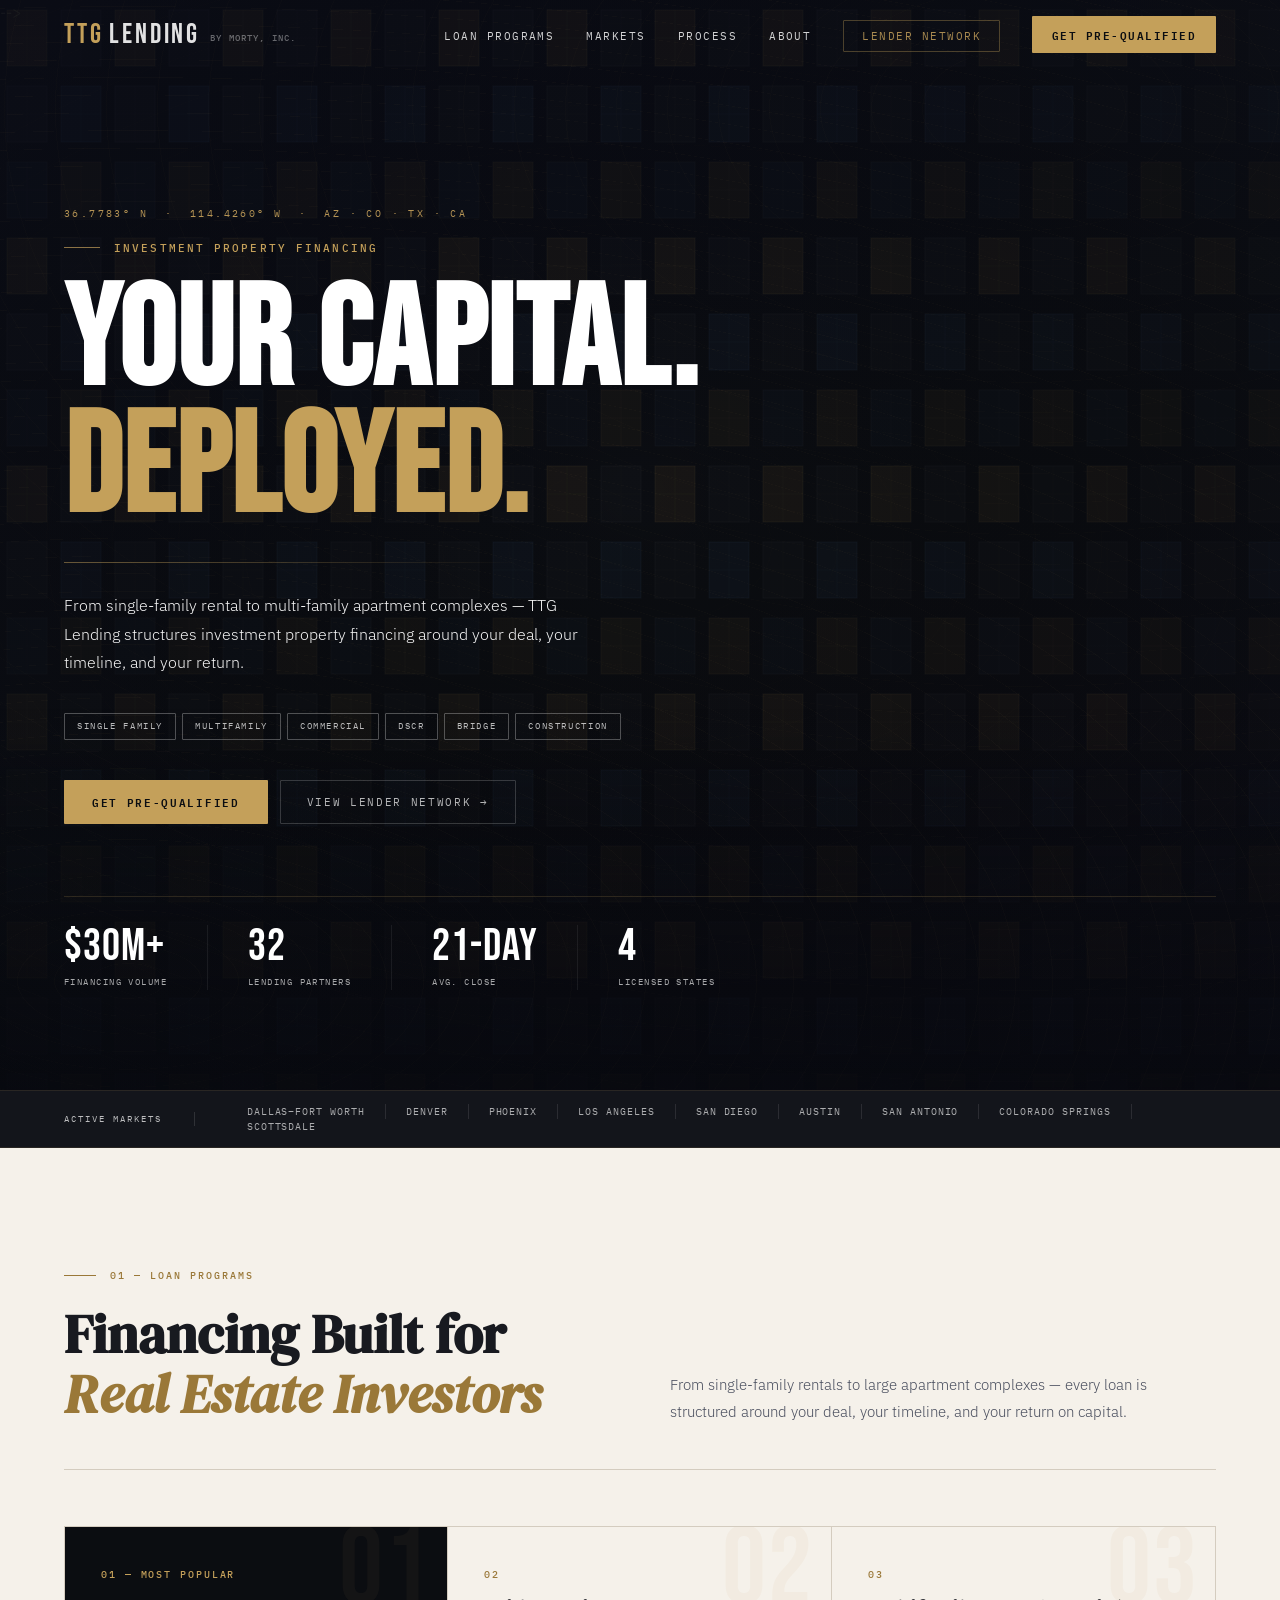
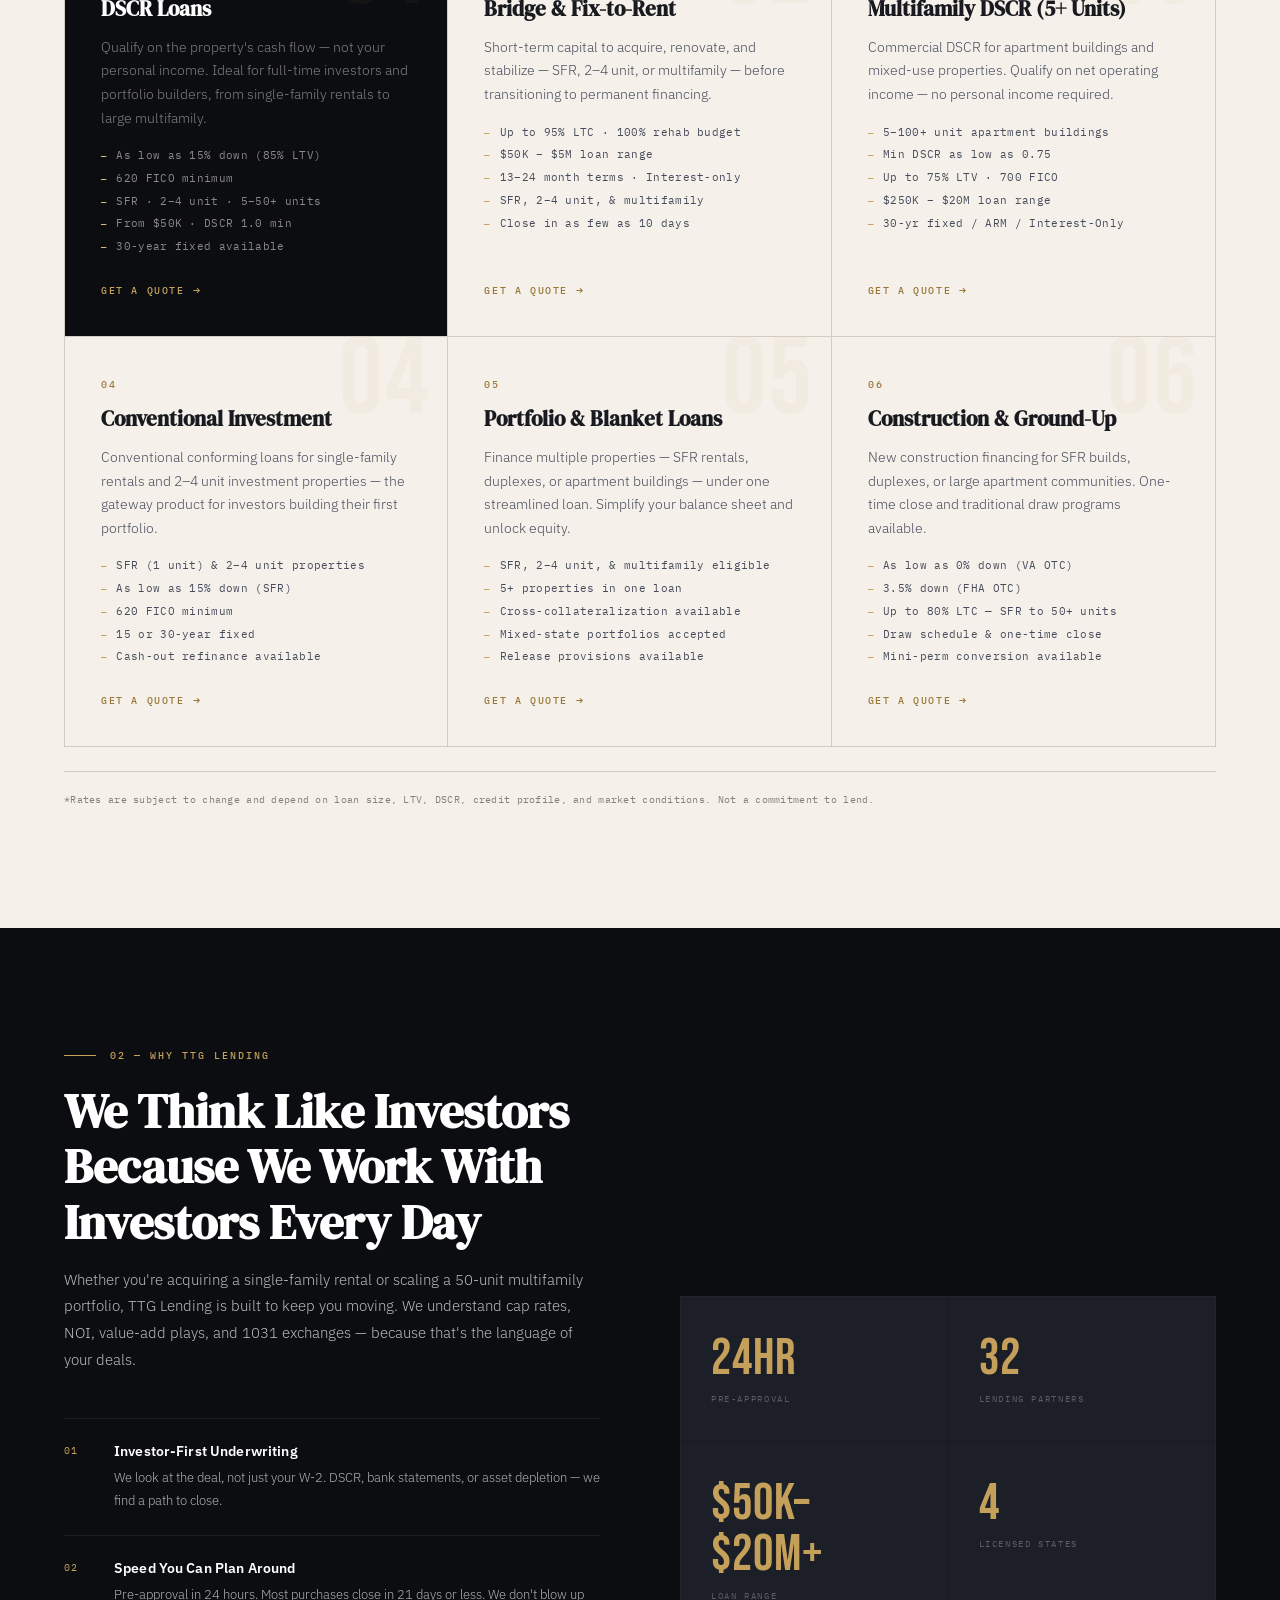
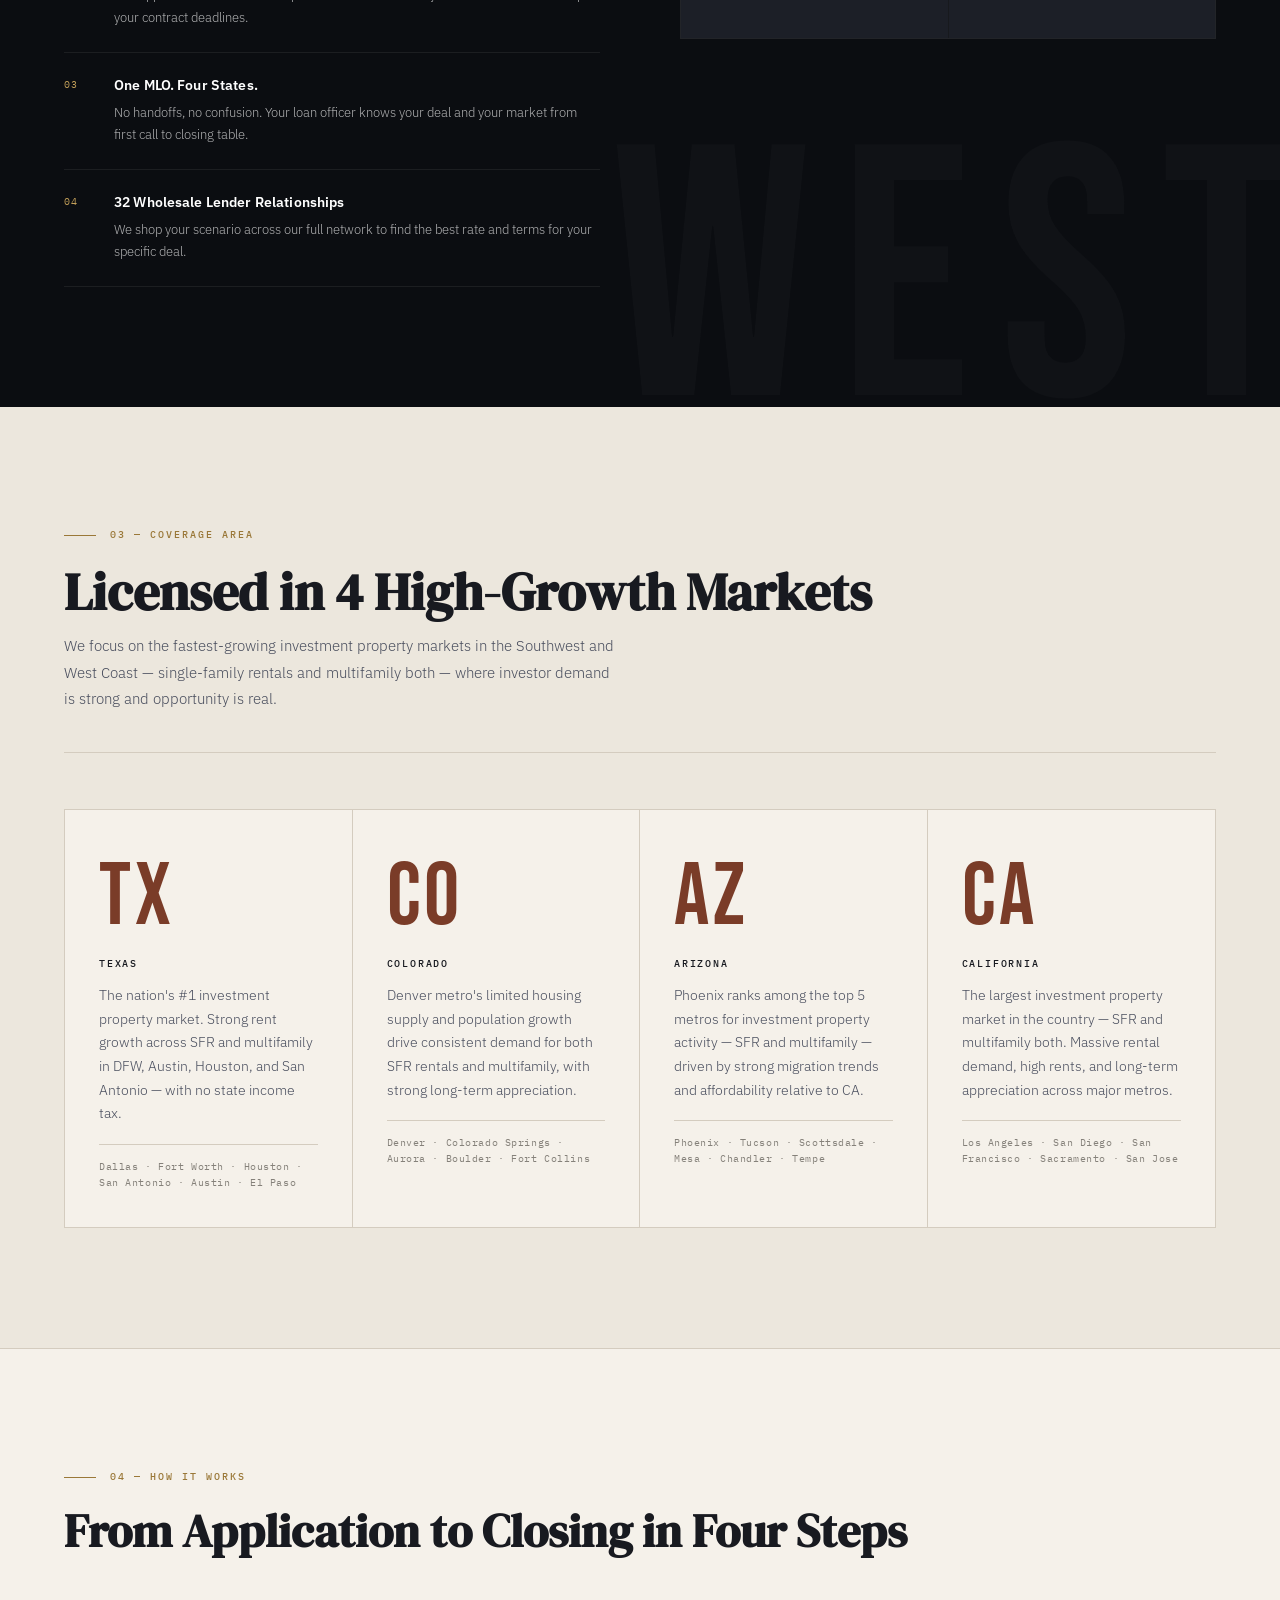
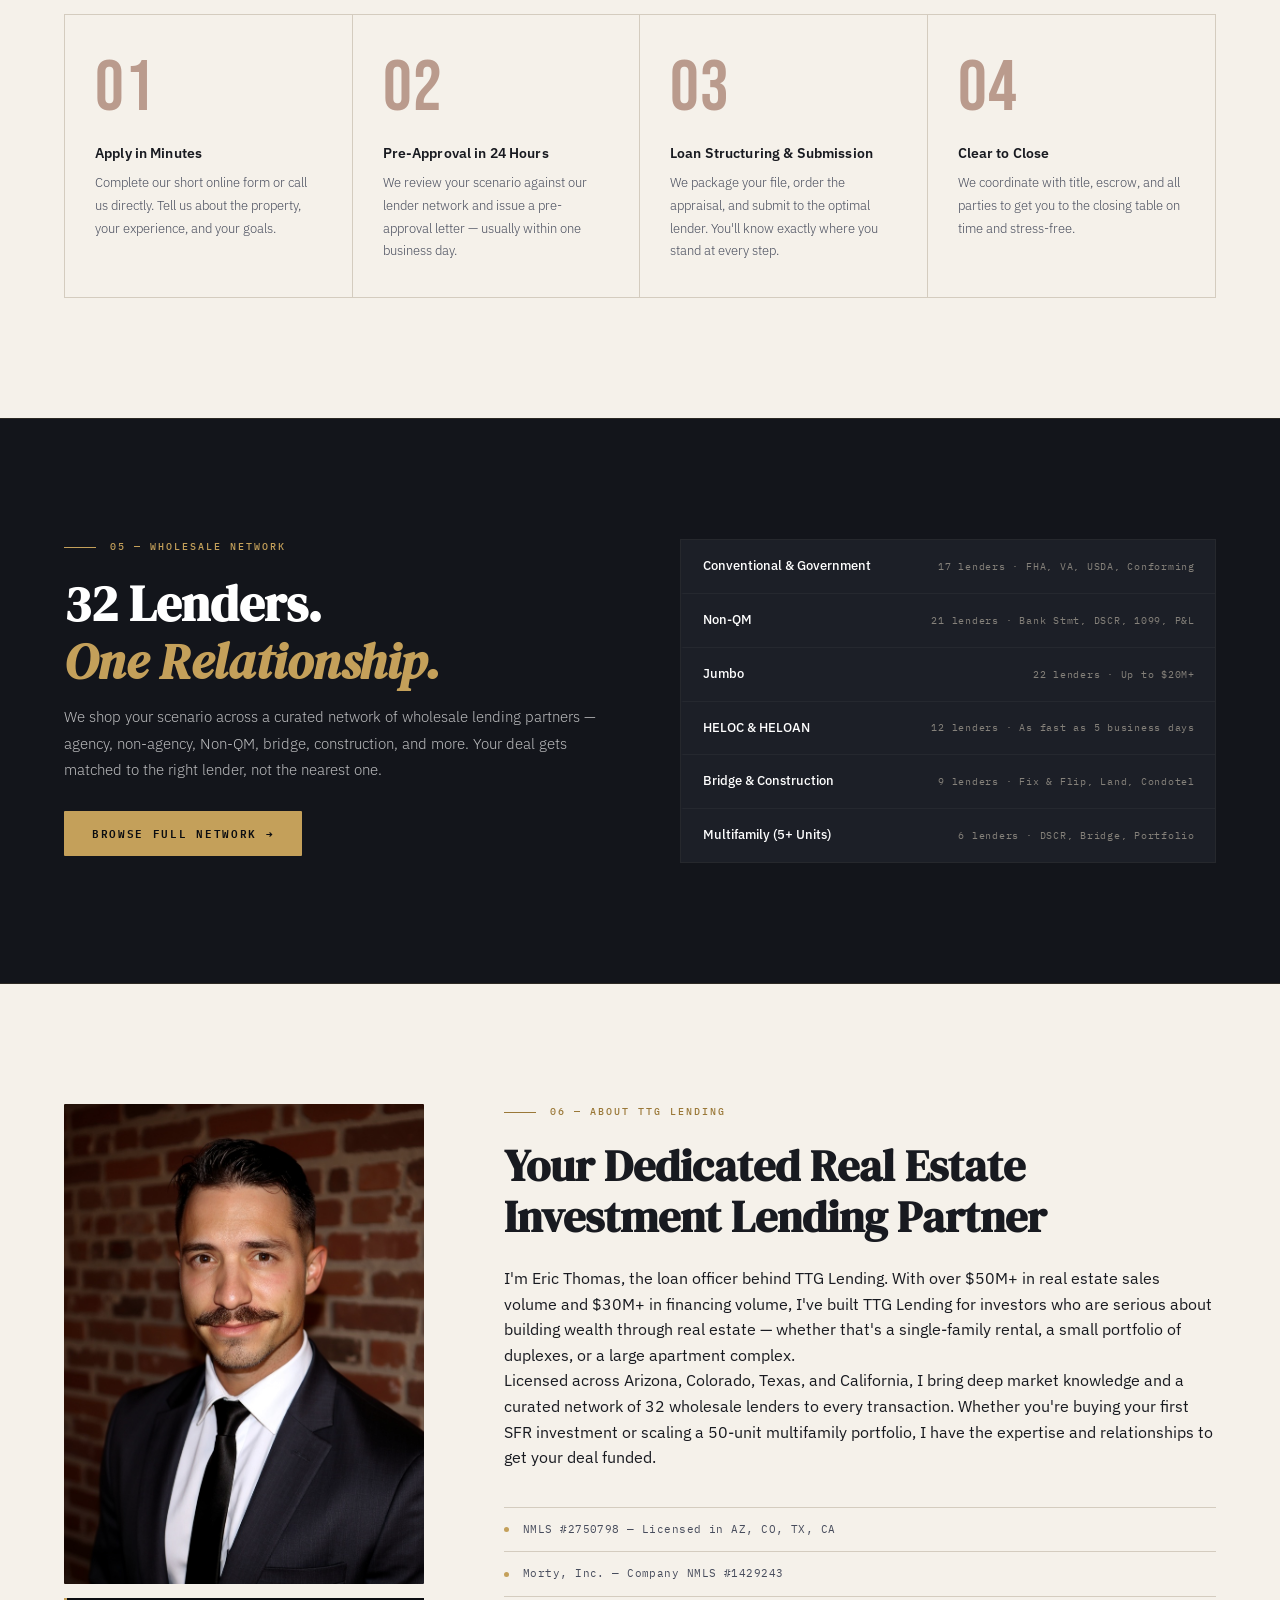
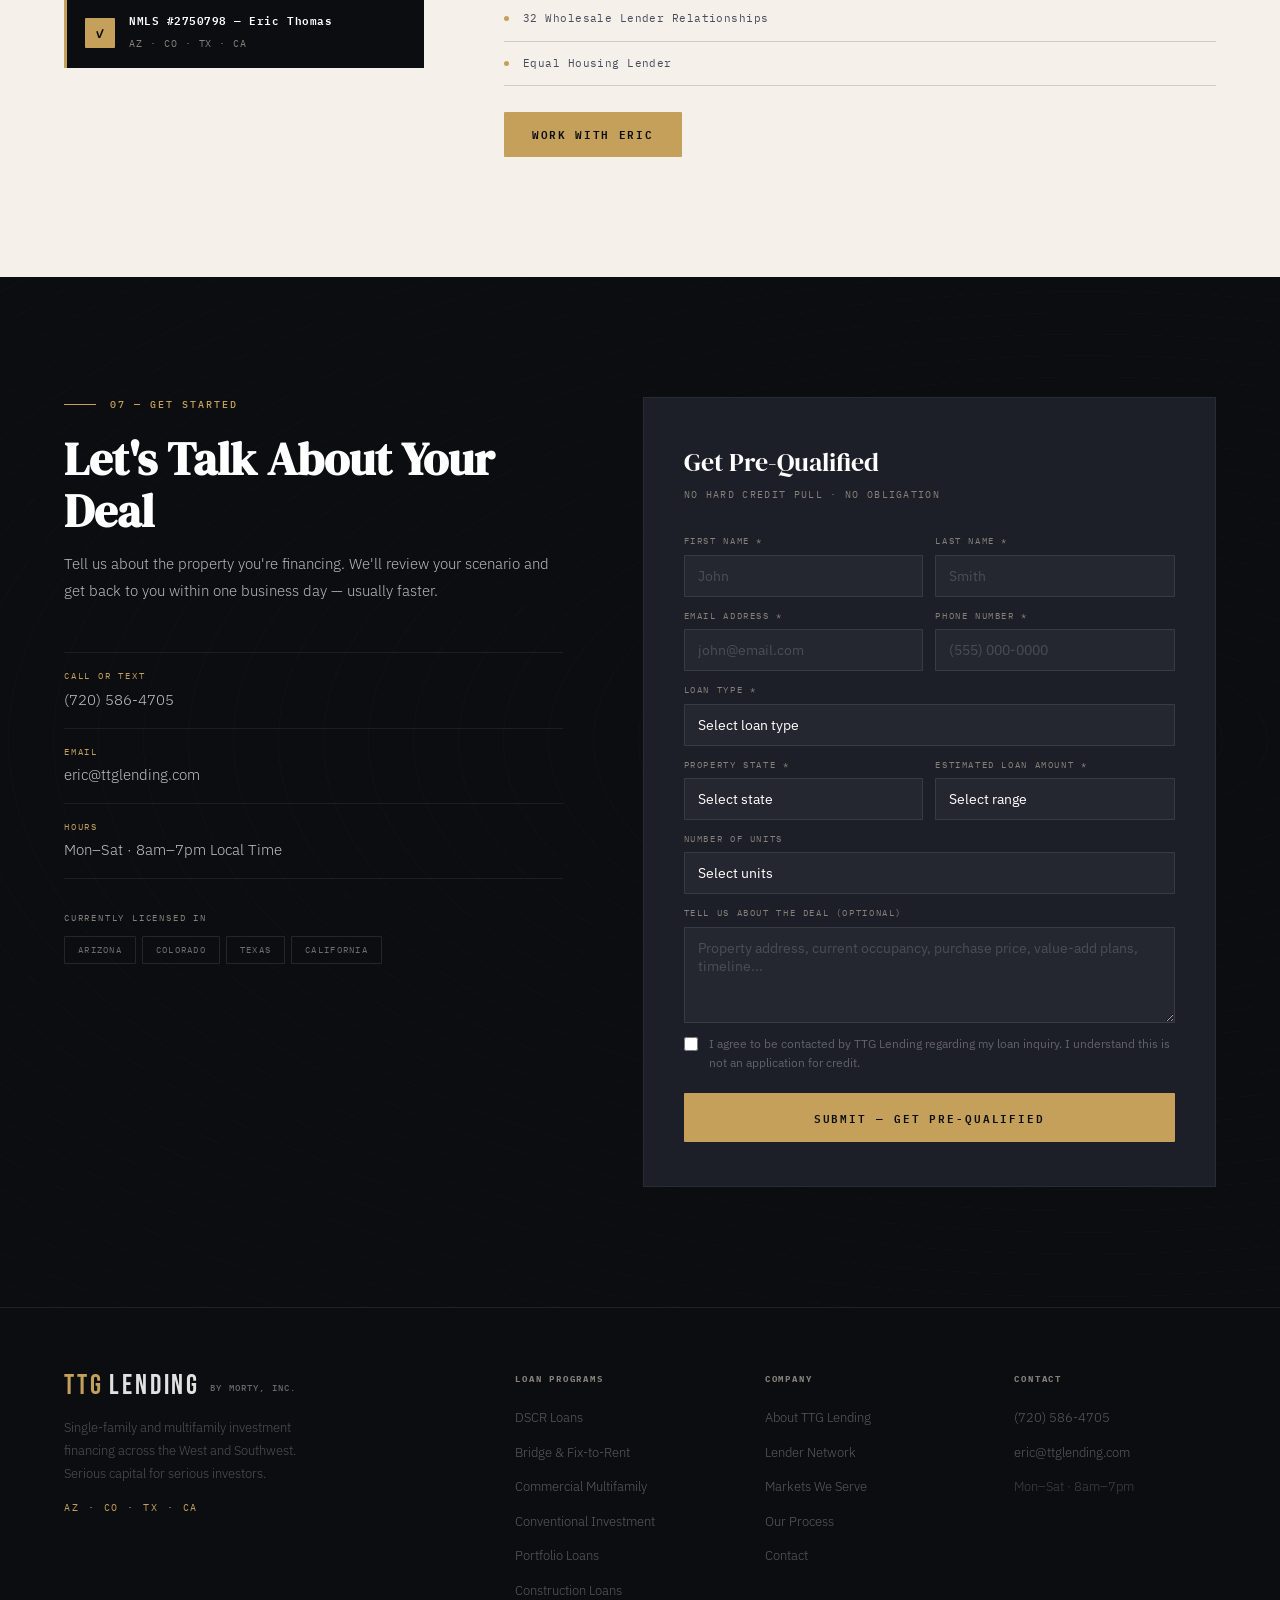
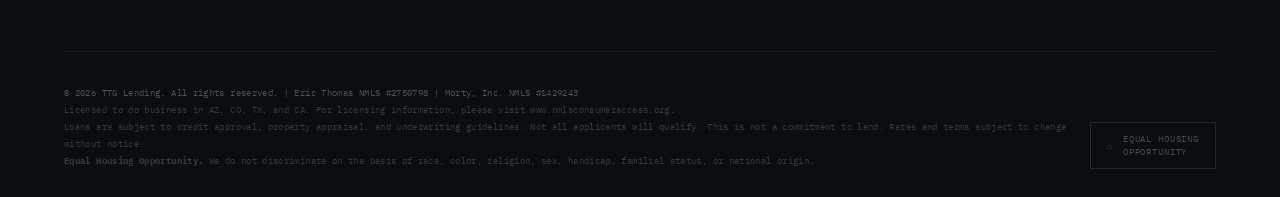
<file: index2.html>
<!DOCTYPE html>
<html lang="en">
<head>
  <meta charset="UTF-8" />
  <meta name="viewport" content="width=device-width, initial-scale=1.0" />
  <title>TTG Lending | Single-Family &amp; Multifamily Investment Loans</title>
  <meta name="description" content="TTG Lending — institutional investment property financing across AZ, CO, TX, and CA. DSCR, bridge, conventional, jumbo, and commercial solutions for serious real estate investors." />
  <link rel="stylesheet" href="styles2.css" />
  <link rel="preconnect" href="https://fonts.googleapis.com" />
  <link rel="preconnect" href="https://fonts.gstatic.com" crossorigin />
  <link href="https://fonts.googleapis.com/css2?family=Bebas+Neue&family=DM+Serif+Display:ital@0;1&family=IBM+Plex+Sans:wght@300;400;500;600;700&family=IBM+Plex+Mono:wght@400;500;600&display=swap" rel="stylesheet" />
</head>
<body>

  <!-- NAVBAR -->
  <nav class="navbar2" id="navbar">
    <div class="nav2-container">
      <a href="#" class="nav2-logo">
        <span class="logo2-ttg">TTG</span><span class="logo2-lending">Lending</span><span class="logo2-morty">by Morty, Inc.</span>
      </a>
      <ul class="nav2-links" id="nav-links">
        <li><a href="#programs">Loan Programs</a></li>
        <li><a href="#states">Markets</a></li>
        <li><a href="#process">Process</a></li>
        <li><a href="#about">About</a></li>
        <li><a href="lendernetwork2.html" class="n2-ghost">Lender Network</a></li>
        <li><a href="#contact" class="n2-cta">Get Pre-Qualified</a></li>
      </ul>
      <button class="hamburger2" id="hamburger" aria-label="Menu" aria-expanded="false">
        <span></span><span></span><span></span>
      </button>
    </div>
  </nav>

  <!-- HERO -->
  <section class="hero2" id="home">

    <!-- Commercial building window grid texture -->
    <div class="hero2-windows" aria-hidden="true">
      <svg xmlns="http://www.w3.org/2000/svg" width="100%" height="100%">
        <defs>
          <!-- Repeating window pattern — 2 columns × 3 rows per tile -->
          <pattern id="wg" x="0" y="0" width="108" height="228" patternUnits="userSpaceOnUse">
            <!-- ── Row 0 ── -->
            <!-- [0,0] warm gold lit -->
            <rect x="7"  y="10" width="40" height="56" fill="rgba(196,150,70,0.13)" stroke="rgba(210,175,95,0.14)" stroke-width="0.8"/>
            <line x1="27" y1="10" x2="27" y2="66"  stroke="rgba(210,175,95,0.08)" stroke-width="0.6"/>
            <line x1="7"  y1="38" x2="47" y2="38"  stroke="rgba(210,175,95,0.08)" stroke-width="0.6"/>
            <!-- [1,0] dark -->
            <rect x="61" y="10" width="40" height="56" fill="rgba(255,255,255,0.022)" stroke="rgba(255,255,255,0.055)" stroke-width="0.8"/>
            <line x1="81" y1="10" x2="81" y2="66"  stroke="rgba(255,255,255,0.032)" stroke-width="0.6"/>
            <line x1="61" y1="38" x2="101" y2="38" stroke="rgba(255,255,255,0.032)" stroke-width="0.6"/>

            <!-- ── Row 1 ── -->
            <!-- [0,1] dark -->
            <rect x="7"  y="86" width="40" height="56" fill="rgba(255,255,255,0.022)" stroke="rgba(255,255,255,0.055)" stroke-width="0.8"/>
            <line x1="27" y1="86"  x2="27" y2="142" stroke="rgba(255,255,255,0.032)" stroke-width="0.6"/>
            <line x1="7"  y1="114" x2="47" y2="114" stroke="rgba(255,255,255,0.032)" stroke-width="0.6"/>
            <!-- [1,1] cool blue lit -->
            <rect x="61" y="86" width="40" height="56" fill="rgba(80,130,195,0.09)" stroke="rgba(110,160,215,0.11)" stroke-width="0.8"/>
            <line x1="81" y1="86"  x2="81" y2="142" stroke="rgba(110,160,215,0.06)" stroke-width="0.6"/>
            <line x1="61" y1="114" x2="101" y2="114" stroke="rgba(110,160,215,0.06)" stroke-width="0.6"/>

            <!-- ── Row 2 ── -->
            <!-- [0,2] faint blue -->
            <rect x="7"  y="162" width="40" height="56" fill="rgba(80,130,195,0.05)" stroke="rgba(255,255,255,0.048)" stroke-width="0.8"/>
            <line x1="27" y1="162" x2="27" y2="218" stroke="rgba(255,255,255,0.028)" stroke-width="0.6"/>
            <line x1="7"  y1="190" x2="47" y2="190" stroke="rgba(255,255,255,0.028)" stroke-width="0.6"/>
            <!-- [1,2] warm gold (dimmer) -->
            <rect x="61" y="162" width="40" height="56" fill="rgba(196,150,70,0.09)" stroke="rgba(210,175,95,0.10)" stroke-width="0.8"/>
            <line x1="81" y1="162" x2="81" y2="218" stroke="rgba(210,175,95,0.055)" stroke-width="0.6"/>
            <line x1="61" y1="190" x2="101" y2="190" stroke="rgba(210,175,95,0.055)" stroke-width="0.6"/>
          </pattern>
          <!-- Radial vignette — center slightly opens up, edges fade -->
          <radialGradient id="winVig" cx="50%" cy="45%" r="62%">
            <stop offset="0%"   stop-color="transparent"/>
            <stop offset="100%" stop-color="#0a0c14" stop-opacity="0.55"/>
          </radialGradient>
        </defs>
        <rect width="100%" height="100%" fill="url(#wg)"/>
        <rect width="100%" height="100%" fill="url(#winVig)"/>
      </svg>
    </div>

    <!-- [REPLACED LANDSCAPE — kept as comment placeholder]
    <div class="hero2-landscape-OLD" aria-hidden="true">
      <svg xmlns="http://www.w3.org/2000/svg" viewBox="0 0 1440 900" preserveAspectRatio="xMidYMid slice" width="100%" height="100%">
        <defs>
          <linearGradient id="skyGrd" x1="0" y1="0" x2="0" y2="1">
            <stop offset="0%"   stop-color="#03050c"/>
            <stop offset="25%"  stop-color="#07091a"/>
            <stop offset="52%"  stop-color="#150b04"/>
            <stop offset="72%"  stop-color="#7a2e0e"/>
            <stop offset="86%"  stop-color="#c85c12"/>
            <stop offset="93%"  stop-color="#e07618"/>
            <stop offset="100%" stop-color="#98400e"/>
          </linearGradient>
          <!-- Horizon radial amber glow -->
          <radialGradient id="horizGlow" cx="50%" cy="87%" r="46%">
            <stop offset="0%"   stop-color="#e87808" stop-opacity="0.52"/>
            <stop offset="55%"  stop-color="#cc4e10" stop-opacity="0.20"/>
            <stop offset="100%" stop-color="#bb4600" stop-opacity="0"/>
          </radialGradient>
          <!-- Bottom fade — text legibility -->
          <linearGradient id="textFade" x1="0" y1="0" x2="0" y2="1">
            <stop offset="0%"   stop-color="#04060e" stop-opacity="0"/>
            <stop offset="45%"  stop-color="#04060e" stop-opacity="0.10"/>
            <stop offset="100%" stop-color="#04060e" stop-opacity="0.90"/>
          </linearGradient>
          <!-- Moon crescent mask -->
          <mask id="moonCut">
            <rect width="1440" height="900" fill="white"/>
            <circle cx="1120" cy="108" r="30" fill="black"/>
          </mask>
        </defs>

        <!-- Sky -->
        <rect width="1440" height="900" fill="url(#skyGrd)"/>
        <!-- Horizon glow -->
        <rect width="1440" height="900" fill="url(#horizGlow)"/>

        <!-- Stars -->
        <g fill="white" opacity="0.80">
          <circle cx="88"   cy="58"  r="1.2"/>
          <circle cx="148"  cy="34"  r="0.9"/>
          <circle cx="212"  cy="82"  r="1.4"/>
          <circle cx="276"  cy="48"  r="0.8"/>
          <circle cx="342"  cy="26"  r="1.1"/>
          <circle cx="408"  cy="70"  r="1.3"/>
          <circle cx="465"  cy="38"  r="0.9"/>
          <circle cx="528"  cy="88"  r="1.0"/>
          <circle cx="593"  cy="28"  r="1.5"/>
          <circle cx="652"  cy="64"  r="0.8"/>
          <circle cx="718"  cy="46"  r="1.2"/>
          <circle cx="774"  cy="20"  r="1.0"/>
          <circle cx="836"  cy="76"  r="1.3"/>
          <circle cx="902"  cy="40"  r="0.9"/>
          <circle cx="964"  cy="68"  r="1.1"/>
          <circle cx="1032" cy="32"  r="1.4"/>
          <circle cx="1182" cy="55"  r="0.9"/>
          <circle cx="1250" cy="25"  r="1.2"/>
          <circle cx="1314" cy="62"  r="1.0"/>
          <circle cx="1372" cy="40"  r="1.3"/>
          <circle cx="1420" cy="82"  r="0.8"/>
          <circle cx="170"  cy="128" r="0.8"/>
          <circle cx="314"  cy="144" r="1.0"/>
          <circle cx="490"  cy="124" r="0.9"/>
          <circle cx="692"  cy="142" r="1.1"/>
          <circle cx="872"  cy="135" r="0.8"/>
          <circle cx="50"   cy="105" r="1.0"/>
          <circle cx="1055" cy="95"  r="1.1"/>
          <circle cx="1290" cy="108" r="0.8"/>
        </g>

        <!-- Crescent moon (upper right) -->
        <circle cx="1103" cy="104" r="33" fill="#f0d878" mask="url(#moonCut)"/>

        <!-- Rocky Mountain back range — dark indigo silhouette -->
        <polygon fill="#1d1b32" points="
          0,900 0,645
          55,618  92,568  132,594  172,545  208,566  252,510
          288,534 325,478  362,515  398,462  432,498  468,442
          504,482 538,420  574,462  610,402  648,440  684,388
          720,428 756,370  792,412  828,360  865,398  900,345
          938,382 975,325 1010,365 1048,310 1085,355 1122,300
          1158,345 1194,295 1230,338 1265,308 1300,345 1336,318
          1372,350 1408,325 1440,348
          1440,900
        "/>

        <!-- Desert mesa / butte mid range — warm dark brown -->
        <polygon fill="#2b1308" points="
          0,900 0,732
          75,715  155,732  235,698  285,720  355,682  415,712
          485,670  540,702  608,658  668,692  738,648  798,678
          858,635  918,668  982,625 1042,660 1108,618 1165,650
          1232,612 1292,648 1352,620 1408,648 1440,634
          1440,900
        "/>

        <!-- Foreground desert floor — near black -->
        <polygon fill="#0e0b07" points="
          0,900 0,802
          95,790  215,797  335,784  455,794  575,780  695,790
          815,782  935,788 1055,780 1175,786 1295,780 1440,787
          1440,900
        "/>

        <!-- ═══ HORSE 1 — larger, standing left of center ═══ -->
        <!-- Body -->
        <polygon fill="#0c0a07" points="
          295,774 299,740 310,724 350,718 396,716 442,720 464,730
          472,750 468,770 447,777 392,780 332,778 300,775
        "/>
        <!-- Neck -->
        <polygon fill="#0c0a07" points="
          442,720 450,704 454,684 450,666 442,658 430,657
          420,662 416,676 420,692 430,708 440,720
        "/>
        <!-- Head -->
        <ellipse fill="#0c0a07" cx="444" cy="652" rx="18" ry="12" transform="rotate(-22,444,652)"/>
        <!-- Ear -->
        <polygon fill="#0c0a07" points="449,643 455,629 461,640"/>
        <!-- Legs -->
        <rect fill="#0c0a07" x="302"  y="774" width="13" height="30"/>
        <rect fill="#0c0a07" x="330"  y="776" width="12" height="28"/>
        <rect fill="#0c0a07" x="436"  y="775" width="12" height="28"/>
        <rect fill="#0c0a07" x="459"  y="774" width="13" height="30"/>
        <!-- Tail -->
        <polygon fill="#0c0a07" points="298,750 281,755 265,773 259,791 270,794 282,782 295,766"/>

        <!-- ═══ HORSE 2 — smaller, standing right of Horse 1 ═══ -->
        <!-- Body -->
        <polygon fill="#0c0a07" points="
          542,782 545,756 554,744 584,739 620,737 652,740 667,750
          671,764 668,776 652,782 617,785 572,784 544,783
        "/>
        <!-- Neck -->
        <polygon fill="#0c0a07" points="
          650,740 656,728 659,712 656,700 649,694 641,692
          634,696 631,707 634,717 642,726 651,740
        "/>
        <!-- Head -->
        <ellipse fill="#0c0a07" cx="651" cy="690" rx="13" ry="9" transform="rotate(-20,651,690)"/>
        <!-- Ear -->
        <polygon fill="#0c0a07" points="655,683 660,672 665,681"/>
        <!-- Legs -->
        <rect fill="#0c0a07" x="550"  y="781" width="10" height="22"/>
        <rect fill="#0c0a07" x="572"  y="782" width="9"  height="21"/>
        <rect fill="#0c0a07" x="640"  y="782" width="9"  height="21"/>
        <rect fill="#0c0a07" x="658"  y="781" width="10" height="22"/>
        <!-- Tail -->
        <polygon fill="#0c0a07" points="545,764 532,769 521,781 517,793 526,795 536,785 543,771"/>

        <!-- ═══ SAGUARO GROUP — right side ═══ -->
        <!-- Large saguaro: trunk -->
        <rect fill="#0e1b0c" x="1072" y="390" width="24" height="320"/>
        <ellipse fill="#0e1b0c" cx="1084" cy="390" rx="12" ry="16"/>
        <!-- Left arm -->
        <rect fill="#0e1b0c" x="1030" y="438" width="14" height="148"/>
        <ellipse fill="#0e1b0c" cx="1037" cy="438" rx="7"  ry="11"/>
        <rect fill="#0e1b0c" x="1030" y="438" width="56"  height="14"/>
        <!-- Right arm -->
        <rect fill="#0e1b0c" x="1096" y="458" width="14" height="128"/>
        <ellipse fill="#0e1b0c" cx="1103" cy="458" rx="7"  ry="11"/>
        <rect fill="#0e1b0c" x="1096" y="458" width="50"  height="14"/>

        <!-- Medium saguaro (right of large) -->
        <rect fill="#0e1b0c" x="1200" y="412" width="18" height="298"/>
        <ellipse fill="#0e1b0c" cx="1209" cy="412" rx="9"  ry="13"/>
        <!-- Single left arm -->
        <rect fill="#0e1b0c" x="1165" y="468" width="13" height="118"/>
        <ellipse fill="#0e1b0c" cx="1171" cy="468" rx="7"  ry="10"/>
        <rect fill="#0e1b0c" x="1165" y="468" width="48"  height="13"/>

        <!-- Small saguaro cluster — left side -->
        <rect fill="#0e1b0c" x="178" y="508" width="14" height="212"/>
        <ellipse fill="#0e1b0c" cx="185" cy="508" rx="7"  ry="10"/>
        <!-- Left arm -->
        <rect fill="#0e1b0c" x="150" y="552" width="10" height="92"/>
        <ellipse fill="#0e1b0c" cx="155" cy="552" rx="5"  ry="8"/>
        <rect fill="#0e1b0c" x="150" y="552" width="38"  height="10"/>
        <!-- Small second cactus -->
        <rect fill="#0e1b0c" x="212" y="548" width="10" height="172"/>
        <ellipse fill="#0e1b0c" cx="217" cy="548" rx="5"  ry="7"/>

    -->

    <div class="hero2-inner">
      <div class="hero2-coord">36.7783° N &nbsp;·&nbsp; 114.4260° W &nbsp;·&nbsp; AZ · CO · TX · CA</div>
      <div class="hero2-eyebrow">Investment Property Financing</div>
      <h1 class="hero2-title">
        Your Capital.<br />
        <em>Deployed.</em>
      </h1>
      <div class="hero2-rule"></div>
      <p class="hero2-sub">From single-family rental to multi-family apartment complexes — TTG Lending structures investment property financing around your deal, your timeline, and your return.</p>
      <div class="hero2-pills">
        <span>Single Family</span>
        <span>Multifamily</span>
        <span>Commercial</span>
        <span>DSCR</span>
        <span>Bridge</span>
        <span>Construction</span>
      </div>
      <div class="hero2-ctas">
        <a href="#contact" class="btn2-primary">Get Pre-Qualified</a>
        <a href="lendernetwork2.html" class="btn2-ghost">View Lender Network →</a>
      </div>
      <div class="hero2-stats">
        <div class="h2-stat">
          <span class="h2s-n">$30M+</span>
          <span class="h2s-l">Financing Volume</span>
        </div>
        <div class="h2-stat">
          <span class="h2s-n">32</span>
          <span class="h2s-l">Lending Partners</span>
        </div>
        <div class="h2-stat">
          <span class="h2s-n">21-Day</span>
          <span class="h2s-l">Avg. Close</span>
        </div>
        <div class="h2-stat">
          <span class="h2s-n">4</span>
          <span class="h2s-l">Licensed States</span>
        </div>
      </div>
    </div>
  </section>

  <!-- TRUST TICKER -->
  <div class="trust2">
    <div class="container">
      <div class="trust2-wrap">
        <span class="trust2-tag">Active Markets</span>
        <div class="trust2-cities">
          <span>Dallas–Fort Worth</span>
          <span>Denver</span>
          <span>Phoenix</span>
          <span>Los Angeles</span>
          <span>San Diego</span>
          <span>Austin</span>
          <span>San Antonio</span>
          <span>Colorado Springs</span>
          <span>Scottsdale</span>
        </div>
      </div>
    </div>
  </div>

  <!-- LOAN PROGRAMS -->
  <section class="section programs2" id="programs">
    <div class="container">
      <div class="programs2-head">
        <div>
          <div class="v2-label on-light">01 — Loan Programs</div>
          <h2 class="programs2-title">Financing Built for <em>Real Estate Investors</em></h2>
        </div>
        <p class="programs2-sub">From single-family rentals to large apartment complexes — every loan is structured around your deal, your timeline, and your return on capital.</p>
      </div>

      <div class="programs2-grid">

        <div class="prog2-card featured2" data-num="01">
          <div class="prog2-idx">01 — Most Popular</div>
          <h3 class="prog2-title">DSCR Loans</h3>
          <p class="prog2-desc">Qualify on the property's cash flow — not your personal income. Ideal for full-time investors and portfolio builders, from single-family rentals to large multifamily.</p>
          <ul class="prog2-features">
            <li>As low as 15% down (85% LTV)</li>
            <li>620 FICO minimum</li>
            <li>SFR · 2–4 unit · 5–50+ units</li>
            <li>From $50K · DSCR 1.0 min</li>
            <li>30-year fixed available</li>
          </ul>
          <a href="#contact" class="prog2-link">Get a Quote</a>
        </div>

        <div class="prog2-card" data-num="02">
          <div class="prog2-idx">02</div>
          <h3 class="prog2-title">Bridge &amp; Fix-to-Rent</h3>
          <p class="prog2-desc">Short-term capital to acquire, renovate, and stabilize — SFR, 2–4 unit, or multifamily — before transitioning to permanent financing.</p>
          <ul class="prog2-features">
            <li>Up to 95% LTC · 100% rehab budget</li>
            <li>$50K – $5M loan range</li>
            <li>13–24 month terms · Interest-only</li>
            <li>SFR, 2–4 unit, &amp; multifamily</li>
            <li>Close in as few as 10 days</li>
          </ul>
          <a href="#contact" class="prog2-link">Get a Quote</a>
        </div>

        <div class="prog2-card" data-num="03">
          <div class="prog2-idx">03</div>
          <h3 class="prog2-title">Multifamily DSCR (5+ Units)</h3>
          <p class="prog2-desc">Commercial DSCR for apartment buildings and mixed-use properties. Qualify on net operating income — no personal income required.</p>
          <ul class="prog2-features">
            <li>5–100+ unit apartment buildings</li>
            <li>Min DSCR as low as 0.75</li>
            <li>Up to 75% LTV · 700 FICO</li>
            <li>$250K – $20M loan range</li>
            <li>30-yr fixed / ARM / Interest-Only</li>
          </ul>
          <a href="#contact" class="prog2-link">Get a Quote</a>
        </div>

        <div class="prog2-card" data-num="04">
          <div class="prog2-idx">04</div>
          <h3 class="prog2-title">Conventional Investment</h3>
          <p class="prog2-desc">Conventional conforming loans for single-family rentals and 2–4 unit investment properties — the gateway product for investors building their first portfolio.</p>
          <ul class="prog2-features">
            <li>SFR (1 unit) &amp; 2–4 unit properties</li>
            <li>As low as 15% down (SFR)</li>
            <li>620 FICO minimum</li>
            <li>15 or 30-year fixed</li>
            <li>Cash-out refinance available</li>
          </ul>
          <a href="#contact" class="prog2-link">Get a Quote</a>
        </div>

        <div class="prog2-card" data-num="05">
          <div class="prog2-idx">05</div>
          <h3 class="prog2-title">Portfolio &amp; Blanket Loans</h3>
          <p class="prog2-desc">Finance multiple properties — SFR rentals, duplexes, or apartment buildings — under one streamlined loan. Simplify your balance sheet and unlock equity.</p>
          <ul class="prog2-features">
            <li>SFR, 2–4 unit, &amp; multifamily eligible</li>
            <li>5+ properties in one loan</li>
            <li>Cross-collateralization available</li>
            <li>Mixed-state portfolios accepted</li>
            <li>Release provisions available</li>
          </ul>
          <a href="#contact" class="prog2-link">Get a Quote</a>
        </div>

        <div class="prog2-card" data-num="06">
          <div class="prog2-idx">06</div>
          <h3 class="prog2-title">Construction &amp; Ground-Up</h3>
          <p class="prog2-desc">New construction financing for SFR builds, duplexes, or large apartment communities. One-time close and traditional draw programs available.</p>
          <ul class="prog2-features">
            <li>As low as 0% down (VA OTC)</li>
            <li>3.5% down (FHA OTC)</li>
            <li>Up to 80% LTC — SFR to 50+ units</li>
            <li>Draw schedule &amp; one-time close</li>
            <li>Mini-perm conversion available</li>
          </ul>
          <a href="#contact" class="prog2-link">Get a Quote</a>
        </div>

      </div>
      <p class="rate-disc2">*Rates are subject to change and depend on loan size, LTV, DSCR, credit profile, and market conditions. Not a commitment to lend.</p>
    </div>
  </section>

  <!-- WHY TTG -->
  <section class="section why2" id="why">
    <div class="container">
      <div class="why2-grid">
        <div>
          <div class="v2-label on-dark">02 — Why TTG Lending</div>
          <h2 class="why2-title">We Think Like Investors Because We Work With Investors Every Day</h2>
          <p class="why2-body">Whether you're acquiring a single-family rental or scaling a 50-unit multifamily portfolio, TTG Lending is built to keep you moving. We understand cap rates, NOI, value-add plays, and 1031 exchanges — because that's the language of your deals.</p>
          <div class="why2-pts">
            <div class="why2-pt">
              <span class="why2-pt-n">01</span>
              <div>
                <h4>Investor-First Underwriting</h4>
                <p>We look at the deal, not just your W-2. DSCR, bank statements, or asset depletion — we find a path to close.</p>
              </div>
            </div>
            <div class="why2-pt">
              <span class="why2-pt-n">02</span>
              <div>
                <h4>Speed You Can Plan Around</h4>
                <p>Pre-approval in 24 hours. Most purchases close in 21 days or less. We don't blow up your contract deadlines.</p>
              </div>
            </div>
            <div class="why2-pt">
              <span class="why2-pt-n">03</span>
              <div>
                <h4>One MLO. Four States.</h4>
                <p>No handoffs, no confusion. Your loan officer knows your deal and your market from first call to closing table.</p>
              </div>
            </div>
            <div class="why2-pt">
              <span class="why2-pt-n">04</span>
              <div>
                <h4>32 Wholesale Lender Relationships</h4>
                <p>We shop your scenario across our full network to find the best rate and terms for your specific deal.</p>
              </div>
            </div>
          </div>
        </div>
        <div class="why2-metrics">
          <div class="why2-metric">
            <span class="w2m-val">24hr</span>
            <span class="w2m-label">Pre-Approval</span>
          </div>
          <div class="why2-metric">
            <span class="w2m-val">32</span>
            <span class="w2m-label">Lending Partners</span>
          </div>
          <div class="why2-metric">
            <span class="w2m-val">$50K–$20M+</span>
            <span class="w2m-label">Loan Range</span>
          </div>
          <div class="why2-metric">
            <span class="w2m-val">4</span>
            <span class="w2m-label">Licensed States</span>
          </div>
        </div>
      </div>
    </div>
  </section>

  <!-- STATES WE SERVE -->
  <section class="section states2" id="states">
    <div class="container">
      <div class="states2-header">
        <div class="v2-label on-light">03 — Coverage Area</div>
        <h2 class="states2-title">Licensed in 4 High-Growth Markets</h2>
        <p class="states2-sub">We focus on the fastest-growing investment property markets in the Southwest and West Coast — single-family rentals and multifamily both — where investor demand is strong and opportunity is real.</p>
      </div>
      <div class="states2-grid">

        <div class="state2-card">
          <span class="state2-abbr">TX</span>
          <div class="state2-name">Texas</div>
          <p class="state2-desc">The nation's #1 investment property market. Strong rent growth across SFR and multifamily in DFW, Austin, Houston, and San Antonio — with no state income tax.</p>
          <div class="state2-cities">Dallas · Fort Worth · Houston · San Antonio · Austin · El Paso</div>
        </div>

        <div class="state2-card">
          <span class="state2-abbr">CO</span>
          <div class="state2-name">Colorado</div>
          <p class="state2-desc">Denver metro's limited housing supply and population growth drive consistent demand for both SFR rentals and multifamily, with strong long-term appreciation.</p>
          <div class="state2-cities">Denver · Colorado Springs · Aurora · Boulder · Fort Collins</div>
        </div>

        <div class="state2-card">
          <span class="state2-abbr">AZ</span>
          <div class="state2-name">Arizona</div>
          <p class="state2-desc">Phoenix ranks among the top 5 metros for investment property activity — SFR and multifamily — driven by strong migration trends and affordability relative to CA.</p>
          <div class="state2-cities">Phoenix · Tucson · Scottsdale · Mesa · Chandler · Tempe</div>
        </div>

        <div class="state2-card">
          <span class="state2-abbr">CA</span>
          <div class="state2-name">California</div>
          <p class="state2-desc">The largest investment property market in the country — SFR and multifamily both. Massive rental demand, high rents, and long-term appreciation across major metros.</p>
          <div class="state2-cities">Los Angeles · San Diego · San Francisco · Sacramento · San Jose</div>
        </div>

      </div>
    </div>
  </section>

  <!-- PROCESS -->
  <section class="section process2" id="process">
    <div class="container">
      <div class="process2-header">
        <div class="v2-label on-light">04 — How It Works</div>
        <h2 class="process2-title">From Application to Closing in Four Steps</h2>
      </div>
      <div class="process2-steps">

        <div class="ps2">
          <span class="ps2-num">01</span>
          <div class="ps2-title">Apply in Minutes</div>
          <p class="ps2-desc">Complete our short online form or call us directly. Tell us about the property, your experience, and your goals.</p>
        </div>

        <div class="ps2">
          <span class="ps2-num">02</span>
          <div class="ps2-title">Pre-Approval in 24 Hours</div>
          <p class="ps2-desc">We review your scenario against our lender network and issue a pre-approval letter — usually within one business day.</p>
        </div>

        <div class="ps2">
          <span class="ps2-num">03</span>
          <div class="ps2-title">Loan Structuring &amp; Submission</div>
          <p class="ps2-desc">We package your file, order the appraisal, and submit to the optimal lender. You'll know exactly where you stand at every step.</p>
        </div>

        <div class="ps2">
          <span class="ps2-num">04</span>
          <div class="ps2-title">Clear to Close</div>
          <p class="ps2-desc">We coordinate with title, escrow, and all parties to get you to the closing table on time and stress-free.</p>
        </div>

      </div>
    </div>
  </section>

  <!-- LENDER NETWORK TEASER -->
  <section class="section lteaser2" id="lenders">
    <div class="container">
      <div class="lt2-inner">
        <div>
          <div class="v2-label on-dark">05 — Wholesale Network</div>
          <h2 class="lt2-title">32 Lenders.<br /><em>One Relationship.</em></h2>
          <p class="lt2-body">We shop your scenario across a curated network of wholesale lending partners — agency, non-agency, Non-QM, bridge, construction, and more. Your deal gets matched to the right lender, not the nearest one.</p>
          <a href="lendernetwork2.html" class="btn2-primary">Browse Full Network →</a>
        </div>
        <div class="lt2-cats">
          <div class="lt2-cat">
            <span class="lt2-cat-name">Conventional &amp; Government</span>
            <span class="lt2-cat-detail">17 lenders · FHA, VA, USDA, Conforming</span>
          </div>
          <div class="lt2-cat">
            <span class="lt2-cat-name">Non-QM</span>
            <span class="lt2-cat-detail">21 lenders · Bank Stmt, DSCR, 1099, P&amp;L</span>
          </div>
          <div class="lt2-cat">
            <span class="lt2-cat-name">Jumbo</span>
            <span class="lt2-cat-detail">22 lenders · Up to $20M+</span>
          </div>
          <div class="lt2-cat">
            <span class="lt2-cat-name">HELOC &amp; HELOAN</span>
            <span class="lt2-cat-detail">12 lenders · As fast as 5 business days</span>
          </div>
          <div class="lt2-cat">
            <span class="lt2-cat-name">Bridge &amp; Construction</span>
            <span class="lt2-cat-detail">9 lenders · Fix &amp; Flip, Land, Condotel</span>
          </div>
          <div class="lt2-cat">
            <span class="lt2-cat-name">Multifamily (5+ Units)</span>
            <span class="lt2-cat-detail">6 lenders · DSCR, Bridge, Portfolio</span>
          </div>
        </div>
      </div>
    </div>
  </section>

  <!-- ABOUT -->
  <section class="section about2" id="about">
    <div class="container">
      <div class="about2-grid">
        <div class="about2-visual">
          <img src="headshot.jpeg" alt="Eric Thomas — TTG Lending" class="about2-photo" />
          <div class="about2-nmls">
            <div class="about2-nmls-icon">✓</div>
            <div class="about2-nmls-text">
              <strong>NMLS #2750798 — Eric Thomas</strong>
              <span>AZ · CO · TX · CA</span>
            </div>
          </div>
        </div>
        <div>
          <div class="v2-label on-light">06 — About TTG Lending</div>
          <h2 class="about2-title">Your Dedicated Real Estate Investment Lending Partner</h2>
          <p class="about2-text">I'm Eric Thomas, the loan officer behind TTG Lending. With over $50M+ in real estate sales volume and $30M+ in financing volume, I've built TTG Lending for investors who are serious about building wealth through real estate — whether that's a single-family rental, a small portfolio of duplexes, or a large apartment complex.</p>
          <p class="about2-text">Licensed across Arizona, Colorado, Texas, and California, I bring deep market knowledge and a curated network of 32 wholesale lenders to every transaction. Whether you're buying your first SFR investment or scaling a 50-unit multifamily portfolio, I have the expertise and relationships to get your deal funded.</p>
          <div class="about2-creds">
            <div class="about2-cred">
              <div class="about2-cred-dot"></div>
              <span>NMLS #2750798 — Licensed in AZ, CO, TX, CA</span>
            </div>
            <div class="about2-cred">
              <div class="about2-cred-dot"></div>
              <span>Morty, Inc. — Company NMLS #1429243</span>
            </div>
            <div class="about2-cred">
              <div class="about2-cred-dot"></div>
              <span>32 Wholesale Lender Relationships</span>
            </div>
            <div class="about2-cred">
              <div class="about2-cred-dot"></div>
              <span>Equal Housing Lender</span>
            </div>
          </div>
          <br />
          <a href="#contact" class="btn2-primary">Work With Eric</a>
        </div>
      </div>
    </div>
  </section>

  <!-- CONTACT / LEAD FORM -->
  <section class="section contact2" id="contact">
    <div class="container">
      <div class="contact2-grid">
        <div>
          <div class="v2-label on-dark">07 — Get Started</div>
          <h2 class="c2-title">Let's Talk About Your Deal</h2>
          <p class="c2-sub">Tell us about the property you're financing. We'll review your scenario and get back to you within one business day — usually faster.</p>
          <div class="c2-details">
            <div class="c2-item">
              <span class="c2-item-lbl">Call or Text</span>
              <div class="c2-item-val"><a href="tel:+17205864705">(720) 586-4705</a></div>
            </div>
            <div class="c2-item">
              <span class="c2-item-lbl">Email</span>
              <div class="c2-item-val"><a href="mailto:eric@ttglending.com">eric@ttglending.com</a></div>
            </div>
            <div class="c2-item">
              <span class="c2-item-lbl">Hours</span>
              <div class="c2-item-val">Mon–Sat · 8am–7pm Local Time</div>
            </div>
          </div>
          <span class="c2-states-lbl">Currently Licensed In</span>
          <div class="c2-state-pills">
            <span>Arizona</span>
            <span>Colorado</span>
            <span>Texas</span>
            <span>California</span>
          </div>
        </div>

        <div class="contact2-form">
          <form id="lead-form" novalidate>
            <div class="c2f-title">Get Pre-Qualified</div>
            <div class="c2f-sub">No hard credit pull · No obligation</div>

            <div class="f2-row">
              <div class="f2-group">
                <label for="first-name">First Name *</label>
                <input type="text" id="first-name" name="first_name" placeholder="John" required />
              </div>
              <div class="f2-group">
                <label for="last-name">Last Name *</label>
                <input type="text" id="last-name" name="last_name" placeholder="Smith" required />
              </div>
            </div>

            <div class="f2-row">
              <div class="f2-group">
                <label for="email">Email Address *</label>
                <input type="email" id="email" name="email" placeholder="john@email.com" required />
              </div>
              <div class="f2-group">
                <label for="phone">Phone Number *</label>
                <input type="tel" id="phone" name="phone" placeholder="(555) 000-0000" required />
              </div>
            </div>

            <div class="f2-group">
              <label for="loan-type">Loan Type *</label>
              <select id="loan-type" name="loan_type" required>
                <option value="" disabled selected>Select loan type</option>
                <option value="sfr-dscr">Single Family DSCR</option>
                <option value="sfr-conventional">Conventional SFR Investment</option>
                <option value="dscr">DSCR Loan (2–4 Unit)</option>
                <option value="bridge">Bridge / Fix-to-Rent</option>
                <option value="commercial">Commercial Multifamily (5+ units)</option>
                <option value="conventional">Conventional Investment (2–4 units)</option>
                <option value="portfolio">Portfolio / Blanket Loan</option>
                <option value="construction">Construction / Ground-Up</option>
              </select>
            </div>

            <div class="f2-row">
              <div class="f2-group">
                <label for="property-state">Property State *</label>
                <select id="property-state" name="property_state" required>
                  <option value="" disabled selected>Select state</option>
                  <option value="AZ">Arizona (AZ)</option>
                  <option value="CO">Colorado (CO)</option>
                  <option value="TX">Texas (TX)</option>
                  <option value="CA">California (CA)</option>
                </select>
              </div>
              <div class="f2-group">
                <label for="loan-amount">Estimated Loan Amount *</label>
                <select id="loan-amount" name="loan_amount" required>
                  <option value="" disabled selected>Select range</option>
                  <option value="under250k">Under $250,000</option>
                  <option value="250k-500k">$250K – $500K</option>
                  <option value="500k-1m">$500K – $1M</option>
                  <option value="1m-3m">$1M – $3M</option>
                  <option value="3m-5m">$3M – $5M</option>
                  <option value="5m-10m">$5M – $10M</option>
                  <option value="10m+">$10M+</option>
                </select>
              </div>
            </div>

            <div class="f2-group">
              <label for="units">Number of Units</label>
              <select id="units" name="units">
                <option value="" disabled selected>Select units</option>
                <option value="1">1 unit (Single Family)</option>
                <option value="2">2 units (Duplex)</option>
                <option value="3">3 units (Triplex)</option>
                <option value="4">4 units (Quadplex)</option>
                <option value="5-10">5–10 units</option>
                <option value="11-25">11–25 units</option>
                <option value="26-50">26–50 units</option>
                <option value="50+">50+ units</option>
              </select>
            </div>

            <div class="f2-group">
              <label for="message">Tell Us About the Deal (Optional)</label>
              <textarea id="message" name="message" placeholder="Property address, current occupancy, purchase price, value-add plans, timeline..." rows="4"></textarea>
            </div>

            <div class="f2-consent">
              <input type="checkbox" id="consent" name="consent" required />
              <label for="consent">I agree to be contacted by TTG Lending regarding my loan inquiry. I understand this is not an application for credit.</label>
            </div>

            <button type="submit" class="f2-submit" id="submit-btn">
              <span class="btn-text">Submit — Get Pre-Qualified</span>
              <span class="btn-loading" style="display:none;">Submitting...</span>
            </button>

            <div class="form2-success" id="form-success" style="display:none;">
              <span class="f2s-icon">✓</span>
              <strong>We received your inquiry.</strong>
              <p>A TTG Lending specialist will contact you within 1 business day to discuss your deal.</p>
            </div>
          </form>
        </div>
      </div>
    </div>
  </section>

  <!-- FOOTER -->
  <footer class="footer2">
    <div class="container">
      <div class="footer2-grid">
        <div class="footer2-brand">
          <a href="#" class="nav2-logo">
            <span class="logo2-ttg">TTG</span><span class="logo2-lending">Lending</span><span class="logo2-morty">by Morty, Inc.</span>
          </a>
          <p>Single-family and multifamily investment financing across the West and Southwest. Serious capital for serious investors.</p>
          <div class="footer2-states">AZ · CO · TX · CA</div>
        </div>
        <div class="footer2-col">
          <h4>Loan Programs</h4>
          <ul>
            <li><a href="#programs">DSCR Loans</a></li>
            <li><a href="#programs">Bridge &amp; Fix-to-Rent</a></li>
            <li><a href="#programs">Commercial Multifamily</a></li>
            <li><a href="#programs">Conventional Investment</a></li>
            <li><a href="#programs">Portfolio Loans</a></li>
            <li><a href="#programs">Construction Loans</a></li>
          </ul>
        </div>
        <div class="footer2-col">
          <h4>Company</h4>
          <ul>
            <li><a href="#about">About TTG Lending</a></li>
            <li><a href="lendernetwork2.html">Lender Network</a></li>
            <li><a href="#states">Markets We Serve</a></li>
            <li><a href="#process">Our Process</a></li>
            <li><a href="#contact">Contact</a></li>
          </ul>
        </div>
        <div class="footer2-col">
          <h4>Contact</h4>
          <ul>
            <li><a href="tel:+17205864705">(720) 586-4705</a></li>
            <li><a href="mailto:eric@ttglending.com">eric@ttglending.com</a></li>
            <li><span>Mon–Sat · 8am–7pm</span></li>
          </ul>
        </div>
      </div>
      <div class="footer2-bottom">
        <div class="footer2-legal">
          <p>&copy; 2026 TTG Lending. All rights reserved. | Eric Thomas NMLS #2750798 | Morty, Inc. NMLS #1429243</p>
          <p>Licensed to do business in AZ, CO, TX, and CA. For licensing information, please visit <a href="https://www.nmlsconsumeraccess.org" target="_blank" rel="noopener noreferrer">www.nmlsconsumeraccess.org</a>.</p>
          <p>Loans are subject to credit approval, property appraisal, and underwriting guidelines. Not all applicants will qualify. This is not a commitment to lend. Rates and terms subject to change without notice.</p>
          <p><strong>Equal Housing Opportunity.</strong> We do not discriminate on the basis of race, color, religion, sex, handicap, familial status, or national origin.</p>
        </div>
        <div class="footer2-ehl">
          <span class="f2-ehl-icon">⌂</span>
          <span>Equal Housing<br />Opportunity</span>
        </div>
      </div>
    </div>
  </footer>

  <script src="script2.js"></script>
</body>
</html>
</file>
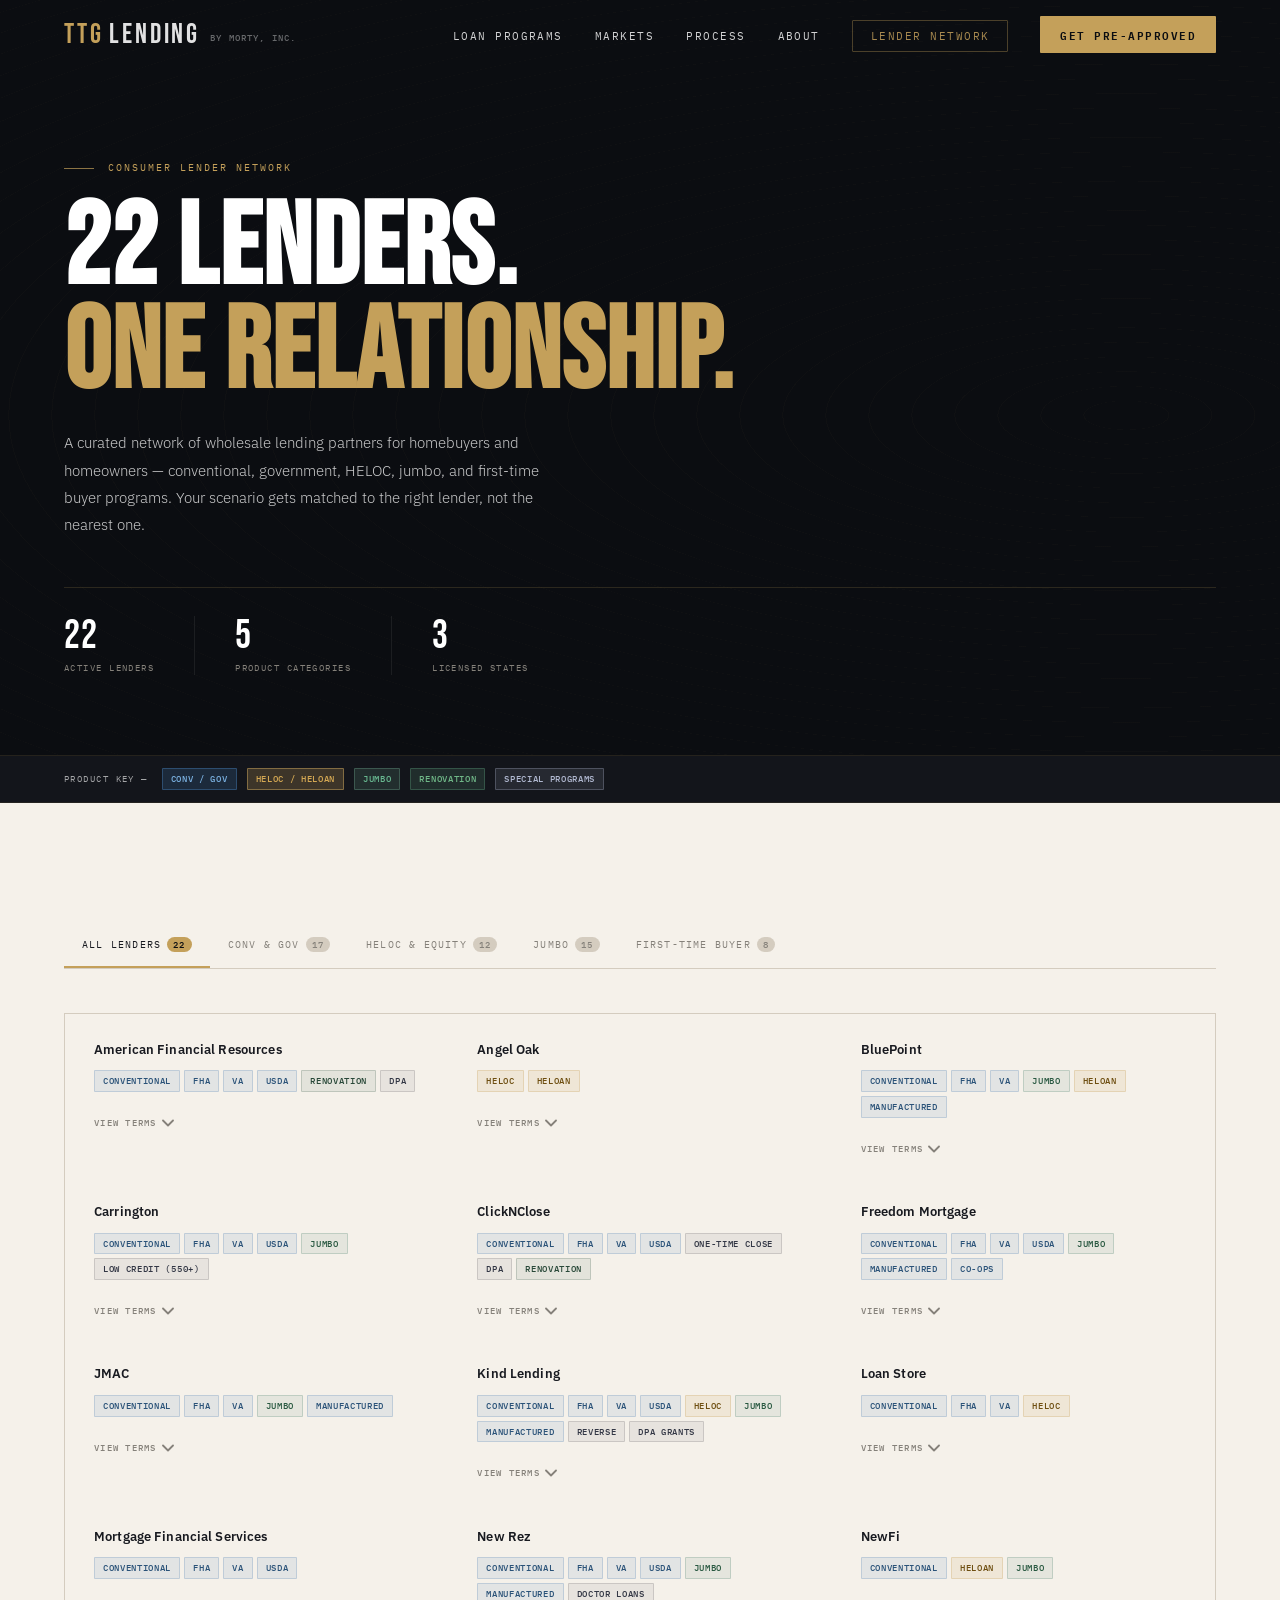
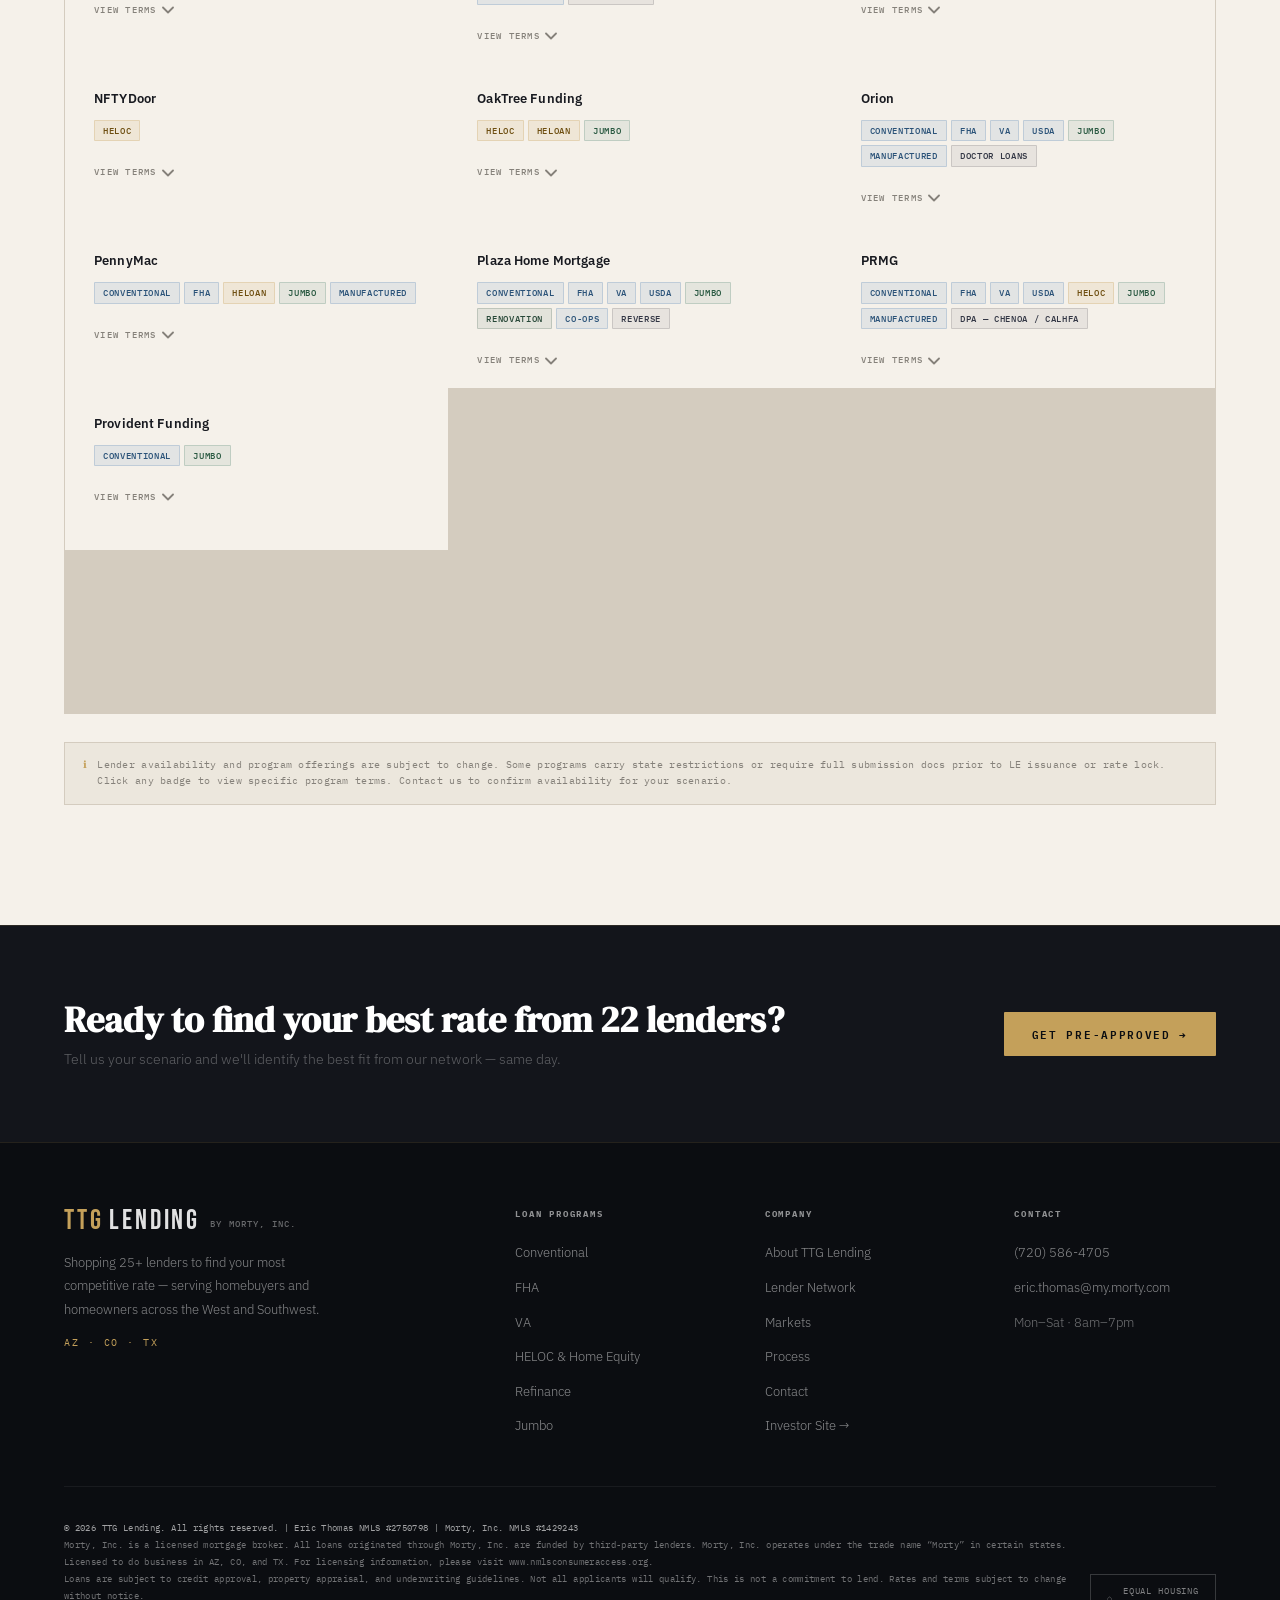
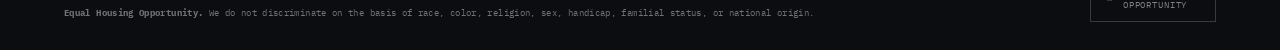
<file: lendernetwork-consumer.html>
<!DOCTYPE html>
<html lang="en">
<head>
  <meta charset="UTF-8" />
  <meta name="viewport" content="width=device-width, initial-scale=1.0" />
  <title>Consumer Lender Network | TTG Lending</title>
  <meta name="description" content="TTG Lending's consumer lender network — 22 active relationships across Conventional, FHA, VA, HELOC, Jumbo, and first-time buyer programs." />
  <link rel="stylesheet" href="styles-consumer.css" />
  <link rel="preconnect" href="https://fonts.googleapis.com" />
  <link rel="preconnect" href="https://fonts.gstatic.com" crossorigin />
  <link href="https://fonts.googleapis.com/css2?family=Bebas+Neue&family=DM+Serif+Display:ital@0;1&family=IBM+Plex+Sans:wght@300;400;500;600;700&family=IBM+Plex+Mono:wght@400;500;600&display=swap" rel="stylesheet" />
</head>
<body class="lenders-page">

  <!-- NAVBAR -->
  <nav class="navbar2" id="navbar">
    <div class="nav2-container">
      <a href="index-consumer.html" class="nav2-logo">
        <span class="logo2-ttg">TTG</span><span class="logo2-lending">Lending</span><span class="logo2-morty">by Morty, Inc.</span>
      </a>
      <ul class="nav2-links" id="nav-links">
        <li><a href="index-consumer.html#programs">Loan Programs</a></li>
        <li><a href="index-consumer.html#states">Markets</a></li>
        <li><a href="index-consumer.html#process">Process</a></li>
        <li><a href="index-consumer.html#about">About</a></li>
        <li><a href="lendernetwork-consumer.html" class="n2-ghost active">Lender Network</a></li>
        <li><a href="index-consumer.html#contact" class="n2-cta">Get Pre-Approved</a></li>
      </ul>
      <button class="hamburger2" id="hamburger" aria-label="Menu" aria-expanded="false">
        <span></span><span></span><span></span>
      </button>
    </div>
  </nav>

  <!-- PAGE HERO -->
  <section class="page-hero2">
    <div class="container">
      <div class="ph2-inner">
        <div class="ph2-eyebrow">Consumer Lender Network</div>
        <h1 class="ph2-title">22 Lenders.<br /><em>One Relationship.</em></h1>
        <p class="ph2-sub">A curated network of wholesale lending partners for homebuyers and homeowners — conventional, government, HELOC, jumbo, and first-time buyer programs. Your scenario gets matched to the right lender, not the nearest one.</p>
        <div class="ph2-stats">
          <div class="ph2-stat">
            <span class="ph2s-n">22</span>
            <span class="ph2s-l">Active Lenders</span>
          </div>
          <div class="ph2-stat">
            <span class="ph2s-n">5</span>
            <span class="ph2s-l">Product Categories</span>
          </div>
          <div class="ph2-stat">
            <span class="ph2s-n">3</span>
            <span class="ph2s-l">Licensed States</span>
          </div>
        </div>
      </div>
    </div>
  </section>

  <!-- LEGEND BAR -->
  <div class="legend2-bar">
    <div class="container">
      <div class="legend2-inner">
        <span class="legend2-lbl">Product Key —</span>
        <span class="badge2 conv">Conv / Gov</span>
        <span class="badge2 heloc">HELOC / HELOAN</span>
        <span class="badge2 jumbo">Jumbo</span>
        <span class="badge2 reno">Renovation</span>
        <span class="badge2 special">Special Programs</span>
      </div>
    </div>
  </div>

  <!-- LENDER NETWORK -->
  <section class="section lenders2-section" id="lenders">
    <div class="container">

      <!-- Filter Tabs -->
      <div class="lender-tabs2" id="lender-tabs">
        <button class="ltab2 active" data-filter="all">All Lenders <span class="ltab2-cnt">22</span></button>
        <button class="ltab2" data-filter="conv-gov">Conv &amp; Gov <span class="ltab2-cnt">17</span></button>
        <button class="ltab2" data-filter="heloc">HELOC &amp; Equity <span class="ltab2-cnt">12</span></button>
        <button class="ltab2" data-filter="jumbo">Jumbo <span class="ltab2-cnt">15</span></button>
        <button class="ltab2" data-filter="first-time">First-Time Buyer <span class="ltab2-cnt">8</span></button>
      </div>

      <!-- Lender Grid -->
      <div class="lender-grid2" id="lender-grid">

        <!-- American Financial Resources -->
        <div class="lender-card2" data-cats="conv-gov first-time">
          <div class="lender-name2">American Financial Resources</div>
          <div class="lender-badges2">
            <span class="badge2 conv">Conventional</span><span class="badge2 conv">FHA</span><span class="badge2 conv">VA</span><span class="badge2 conv">USDA</span><span class="badge2 reno">Renovation</span><span class="badge2 special">DPA</span>
          </div>
          <div class="lender-note2">FHA from 580 FICO · 3.5% down · DPA Advantage for first responders, medical &amp; educators · FHA 203k renovation eligible. Full agency suite.</div>
        </div>

        <!-- Angel Oak -->
        <div class="lender-card2" data-cats="heloc">
          <div class="lender-name2">Angel Oak</div>
          <div class="lender-badges2">
            <span class="badge2 heloc">HELOC</span><span class="badge2 heloc">HELOAN</span>
          </div>
          <div class="lender-note2">Investment HELOC available in addition to primary residence. Fixed-rate HELOAN for equity access. 660 FICO minimum on equity products.</div>
        </div>

        <!-- BluePoint -->
        <div class="lender-card2" data-cats="conv-gov jumbo">
          <div class="lender-name2">BluePoint</div>
          <div class="lender-badges2">
            <span class="badge2 conv">Conventional</span><span class="badge2 conv">FHA</span><span class="badge2 conv">VA</span><span class="badge2 jumbo">Jumbo</span><span class="badge2 heloc">HELOAN</span><span class="badge2 conv">Manufactured</span>
          </div>
          <div class="lender-note2">Full submission docs required prior to issuing Loan Estimate. Competitive jumbo pricing up to $3.5M. HELOAN available for home equity access.</div>
        </div>

        <!-- Carrington -->
        <div class="lender-card2" data-cats="conv-gov jumbo first-time">
          <div class="lender-name2">Carrington</div>
          <div class="lender-badges2">
            <span class="badge2 conv">Conventional</span><span class="badge2 conv">FHA</span><span class="badge2 conv">VA</span><span class="badge2 conv">USDA</span><span class="badge2 jumbo">Jumbo</span><span class="badge2 special">Low Credit (550+)</span>
          </div>
          <div class="lender-note2">Flexible Advantage program: 550 FICO min on FHA, VA, USDA &amp; Non-QM. One of the broadest credit overlays in our network — ideal for challenged-credit borrowers.</div>
        </div>

        <!-- ClickNClose -->
        <div class="lender-card2" data-cats="conv-gov first-time">
          <div class="lender-name2">ClickNClose</div>
          <div class="lender-badges2">
            <span class="badge2 conv">Conventional</span><span class="badge2 conv">FHA</span><span class="badge2 conv">VA</span><span class="badge2 conv">USDA</span><span class="badge2 special">One-Time Close</span><span class="badge2 special">DPA</span><span class="badge2 reno">Renovation</span>
          </div>
          <div class="lender-note2">Best-in-class One-Time Close construction-to-permanent loans — rate locked at start. DPA grants in multiple states. FHA 203k &amp; conventional renovation eligible.</div>
        </div>

        <!-- Freedom Mortgage -->
        <div class="lender-card2" data-cats="conv-gov jumbo">
          <div class="lender-name2">Freedom Mortgage</div>
          <div class="lender-badges2">
            <span class="badge2 conv">Conventional</span><span class="badge2 conv">FHA</span><span class="badge2 conv">VA</span><span class="badge2 conv">USDA</span><span class="badge2 jumbo">Jumbo</span><span class="badge2 conv">Manufactured</span><span class="badge2 conv">Co-ops</span>
          </div>
          <div class="lender-note2">Dual-capacity in CA, FL &amp; TX. FHA from 550 FICO. Manufactured homes and cooperative housing eligible in select markets. No Non-QM.</div>
        </div>

        <!-- JMAC -->
        <div class="lender-card2" data-cats="conv-gov jumbo">
          <div class="lender-name2">JMAC</div>
          <div class="lender-badges2">
            <span class="badge2 conv">Conventional</span><span class="badge2 conv">FHA</span><span class="badge2 conv">VA</span><span class="badge2 jumbo">Jumbo</span><span class="badge2 conv">Manufactured</span>
          </div>
          <div class="lender-note2">Full agency guidelines on all government programs. Jumbo up to $3.5M with full-doc and alt-doc options. Manufactured homes under standard agency guidelines.</div>
        </div>

        <!-- Kind Lending -->
        <div class="lender-card2" data-cats="conv-gov heloc jumbo first-time">
          <div class="lender-name2">Kind Lending</div>
          <div class="lender-badges2">
            <span class="badge2 conv">Conventional</span><span class="badge2 conv">FHA</span><span class="badge2 conv">VA</span><span class="badge2 conv">USDA</span><span class="badge2 heloc">HELOC</span><span class="badge2 jumbo">Jumbo</span><span class="badge2 conv">Manufactured</span><span class="badge2 special">Reverse</span><span class="badge2 special">DPA Grants</span>
          </div>
          <div class="lender-note2">580 FICO min across most products. DPA grant programs in multiple states. HECM reverse mortgage eligible. HELOC available. One of the most versatile consumer lenders in our network.</div>
        </div>

        <!-- Loan Store -->
        <div class="lender-card2" data-cats="conv-gov heloc">
          <div class="lender-name2">Loan Store</div>
          <div class="lender-badges2">
            <span class="badge2 conv">Conventional</span><span class="badge2 conv">FHA</span><span class="badge2 conv">VA</span><span class="badge2 heloc">HELOC</span>
          </div>
          <div class="lender-note2">HELOC funded in as few as 5 business days — fastest in our network. Standard agency conventional, FHA &amp; VA from 580 FICO.</div>
        </div>

        <!-- Mortgage Financial Services -->
        <div class="lender-card2" data-cats="conv-gov">
          <div class="lender-name2">Mortgage Financial Services</div>
          <div class="lender-badges2">
            <span class="badge2 conv">Conventional</span><span class="badge2 conv">FHA</span><span class="badge2 conv">VA</span><span class="badge2 conv">USDA</span>
          </div>
          <div class="lender-note2">Straightforward agency lending across all four government programs. 580 FICO on FHA/VA, 640 on USDA. Solid conforming conventional pricing.</div>
        </div>

        <!-- New Rez -->
        <div class="lender-card2" data-cats="conv-gov jumbo first-time">
          <div class="lender-name2">New Rez</div>
          <div class="lender-badges2">
            <span class="badge2 conv">Conventional</span><span class="badge2 conv">FHA</span><span class="badge2 conv">VA</span><span class="badge2 conv">USDA</span><span class="badge2 jumbo">Jumbo</span><span class="badge2 conv">Manufactured</span><span class="badge2 special">Doctor Loans</span>
          </div>
          <div class="lender-note2">HomeReady from 580 FICO at 97% LTV. Doctor Loan excludes student debt from DTI. Jumbo up to $3M. Strong first-time buyer programs. 40-yr I/O on Non-QM products.</div>
        </div>

        <!-- NewFi -->
        <div class="lender-card2" data-cats="heloc jumbo">
          <div class="lender-name2">NewFi</div>
          <div class="lender-badges2">
            <span class="badge2 conv">Conventional</span><span class="badge2 heloc">HELOAN</span><span class="badge2 jumbo">Jumbo</span>
          </div>
          <div class="lender-note2">Full submission docs required prior to lock on conventional. Fixed-rate HELOAN up to $500K. Jumbo up to $3.5M — not available in NY. 620 FICO on conventional.</div>
        </div>

        <!-- NFTYDoor -->
        <div class="lender-card2" data-cats="heloc">
          <div class="lender-name2">NFTYDoor</div>
          <div class="lender-badges2">
            <span class="badge2 heloc">HELOC</span>
          </div>
          <div class="lender-note2">Fully digital HELOC — no in-person appraisal for eligible properties. Primary &amp; second homes. Up to 90% CLTV. Fastest digital decisioning in our equity lineup.</div>
        </div>

        <!-- OakTree Funding -->
        <div class="lender-card2" data-cats="heloc jumbo">
          <div class="lender-name2">OakTree Funding</div>
          <div class="lender-badges2">
            <span class="badge2 heloc">HELOC</span><span class="badge2 heloc">HELOAN</span><span class="badge2 jumbo">Jumbo</span>
          </div>
          <div class="lender-note2">HELOC up to 75% CLTV — primary &amp; investment. HELOAN fixed lump-sum. Jumbo up to $10M — highest ceiling in our consumer network. 680 FICO.</div>
        </div>

        <!-- Orion -->
        <div class="lender-card2" data-cats="conv-gov jumbo">
          <div class="lender-name2">Orion</div>
          <div class="lender-badges2">
            <span class="badge2 conv">Conventional</span><span class="badge2 conv">FHA</span><span class="badge2 conv">VA</span><span class="badge2 conv">USDA</span><span class="badge2 jumbo">Jumbo</span><span class="badge2 conv">Manufactured</span><span class="badge2 special">Doctor Loans</span>
          </div>
          <div class="lender-note2">Doctor Loan excludes student debt from DTI. Jumbo up to $5M. Full agency suite from 580 FICO on FHA/VA, 640 on USDA. Manufactured homes eligible.</div>
        </div>

        <!-- PennyMac -->
        <div class="lender-card2" data-cats="conv-gov heloc jumbo">
          <div class="lender-name2">PennyMac</div>
          <div class="lender-badges2">
            <span class="badge2 conv">Conventional</span><span class="badge2 conv">FHA</span><span class="badge2 heloc">HELOAN</span><span class="badge2 jumbo">Jumbo</span><span class="badge2 conv">Manufactured</span>
          </div>
          <div class="lender-note2">HomeReady from 620 FICO at 3% down. Competitive HELOAN pricing. Jumbo up to $3M. Not available in NY. Manufactured under FHA and conventional guidelines.</div>
        </div>

        <!-- Plaza Home Mortgage -->
        <div class="lender-card2" data-cats="conv-gov jumbo">
          <div class="lender-name2">Plaza Home Mortgage</div>
          <div class="lender-badges2">
            <span class="badge2 conv">Conventional</span><span class="badge2 conv">FHA</span><span class="badge2 conv">VA</span><span class="badge2 conv">USDA</span><span class="badge2 jumbo">Jumbo</span><span class="badge2 reno">Renovation</span><span class="badge2 conv">Co-ops</span><span class="badge2 special">Reverse</span>
          </div>
          <div class="lender-note2">FHA 203k &amp; Fannie HomeStyle renovation — purchase + rehab in one close. HECM reverse mortgage available. Co-ops eligible. Jumbo up to $3M with alt-doc options.</div>
        </div>

        <!-- PRMG -->
        <div class="lender-card2" data-cats="conv-gov heloc first-time">
          <div class="lender-name2">PRMG</div>
          <div class="lender-badges2">
            <span class="badge2 conv">Conventional</span><span class="badge2 conv">FHA</span><span class="badge2 conv">VA</span><span class="badge2 conv">USDA</span><span class="badge2 heloc">HELOC</span><span class="badge2 jumbo">Jumbo</span><span class="badge2 conv">Manufactured</span><span class="badge2 special">DPA — Chenoa / CALHFA</span>
          </div>
          <div class="lender-note2">Chenoa FHA DPA &amp; CalHFA programs available. HELOC offered — note: no broker compensation on this product. Strong DPA presence in CA, CO, FL, UT &amp; WI.</div>
        </div>

        <!-- Provident Funding -->
        <div class="lender-card2" data-cats="conv-gov jumbo">
          <div class="lender-name2">Provident Funding</div>
          <div class="lender-badges2">
            <span class="badge2 conv">Conventional</span><span class="badge2 jumbo">Jumbo</span>
          </div>
          <div class="lender-note2">Conventional and jumbo specialist — no FHA/VA/Non-QM. Known for highly competitive conventional and jumbo pricing. Full-doc required. Jumbo up to $3M, 700 FICO.</div>
        </div>

        <!-- Rocket -->
        <div class="lender-card2" data-cats="conv-gov heloc jumbo first-time">
          <div class="lender-name2">Rocket</div>
          <div class="lender-badges2">
            <span class="badge2 conv">Conventional</span><span class="badge2 conv">FHA</span><span class="badge2 conv">VA</span><span class="badge2 heloc">HELOAN</span><span class="badge2 jumbo">Jumbo</span><span class="badge2 conv">Manufactured</span><span class="badge2 conv">Co-ops</span><span class="badge2 special">DPA Grants</span>
          </div>
          <div class="lender-note2">HomeReady from 580 FICO at 97% LTV. DPA grants in multiple states. HELOAN for home equity. Fast digital process. Jumbo up to $2.5M. Strong first-time buyer presence.</div>
        </div>

        <!-- SpringEq -->
        <div class="lender-card2" data-cats="heloc">
          <div class="lender-name2">SpringEq</div>
          <div class="lender-badges2">
            <span class="badge2 heloc">HELOC</span><span class="badge2 heloc">HELOAN</span>
          </div>
          <div class="lender-note2">Primary HELOC: 660 FICO · Up to 90% LTV · $50K–$400K · 5-year interest-only draw period · Investment HELOC also available. Fixed-rate HELOAN at 85% LTV.</div>
        </div>

        <!-- Windsor -->
        <div class="lender-card2" data-cats="conv-gov jumbo first-time">
          <div class="lender-name2">Windsor</div>
          <div class="lender-badges2">
            <span class="badge2 conv">Conventional</span><span class="badge2 conv">FHA</span><span class="badge2 conv">VA</span><span class="badge2 conv">USDA</span><span class="badge2 jumbo">Jumbo</span><span class="badge2 conv">Manufactured</span><span class="badge2 special">DPA — CALHFA</span><span class="badge2 special">Multiple DPA Programs</span>
          </div>
          <div class="lender-note2">CalHFA specialist — multiple DPA layers possible including state &amp; local programs. FHA from 600 FICO. Manufactured homes eligible. Jumbo up to $3M full-doc required.</div>
        </div>

      </div><!-- end lender-grid2 -->

      <div class="lender-footer-note2">
        <span class="lfi2-icon">ℹ</span>
        Lender availability and program offerings are subject to change. Some programs carry state restrictions or require full submission docs prior to LE issuance or rate lock. Click any badge to view specific program terms. Contact us to confirm availability for your scenario.
      </div>

    </div>
  </section>

  <!-- CTA STRIP -->
  <section class="lender-cta-strip2">
    <div class="container">
      <div class="lcs2-inner">
        <div>
          <h2>Ready to find your best rate from 22 lenders?</h2>
          <p>Tell us your scenario and we'll identify the best fit from our network — same day.</p>
        </div>
        <a href="index-consumer.html#contact" class="btn2-primary">Get Pre-Approved →</a>
      </div>
    </div>
  </section>

  <!-- FOOTER -->
  <footer class="footer2">
    <div class="container">
      <div class="footer2-grid">
        <div class="footer2-brand">
          <a href="index-consumer.html" class="nav2-logo">
            <span class="logo2-ttg">TTG</span><span class="logo2-lending">Lending</span><span class="logo2-morty">by Morty, Inc.</span>
          </a>
          <p>Shopping 25+ lenders to find your most competitive rate — serving homebuyers and homeowners across the West and Southwest.</p>
          <div class="footer2-states">AZ · CO · TX</div>
        </div>
        <div class="footer2-col">
          <h4>Loan Programs</h4>
          <ul>
            <li><a href="index-consumer.html#programs">Conventional</a></li>
            <li><a href="index-consumer.html#programs">FHA</a></li>
            <li><a href="index-consumer.html#programs">VA</a></li>
            <li><a href="index-consumer.html#programs">HELOC &amp; Home Equity</a></li>
            <li><a href="index-consumer.html#programs">Refinance</a></li>
            <li><a href="index-consumer.html#programs">Jumbo</a></li>
          </ul>
        </div>
        <div class="footer2-col">
          <h4>Company</h4>
          <ul>
            <li><a href="index-consumer.html#about">About TTG Lending</a></li>
            <li><a href="lendernetwork-consumer.html">Lender Network</a></li>
            <li><a href="index-consumer.html#states">Markets</a></li>
            <li><a href="index-consumer.html#process">Process</a></li>
            <li><a href="index-consumer.html#contact">Contact</a></li>
            <li><a href="../index.html">Investor Site →</a></li>
          </ul>
        </div>
        <div class="footer2-col">
          <h4>Contact</h4>
          <ul>
            <li><a href="tel:+17205864705">(720) 586-4705</a></li>
            <li><a href="mailto:eric.thomas@my.morty.com">eric.thomas@my.morty.com</a></li>
            <li><span>Mon–Sat · 8am–7pm</span></li>
          </ul>
        </div>
      </div>
      <div class="footer2-bottom">
        <div class="footer2-legal">
          <p>&copy; 2026 TTG Lending. All rights reserved. | Eric Thomas NMLS #2750798 | Morty, Inc. NMLS #1429243</p>
          <p>Morty, Inc. is a licensed mortgage broker. All loans originated through Morty, Inc. are funded by third-party lenders. Morty, Inc. operates under the trade name &ldquo;Morty&rdquo; in certain states.</p>
          <p>Licensed to do business in AZ, CO, and TX. For licensing information, please visit <a href="https://www.nmlsconsumeraccess.org" target="_blank" rel="noopener noreferrer">www.nmlsconsumeraccess.org</a>.</p>
          <p>Loans are subject to credit approval, property appraisal, and underwriting guidelines. Not all applicants will qualify. This is not a commitment to lend. Rates and terms subject to change without notice.</p>
          <p><strong>Equal Housing Opportunity.</strong> We do not discriminate on the basis of race, color, religion, sex, handicap, familial status, or national origin.</p>
        </div>
        <div class="footer2-ehl">
          <span class="f2-ehl-icon">⌂</span>
          <span>Equal Housing<br />Opportunity</span>
        </div>
      </div>
    </div>
  </footer>

  <script src="script-consumer.js"></script>
</body>
</html>
</file>
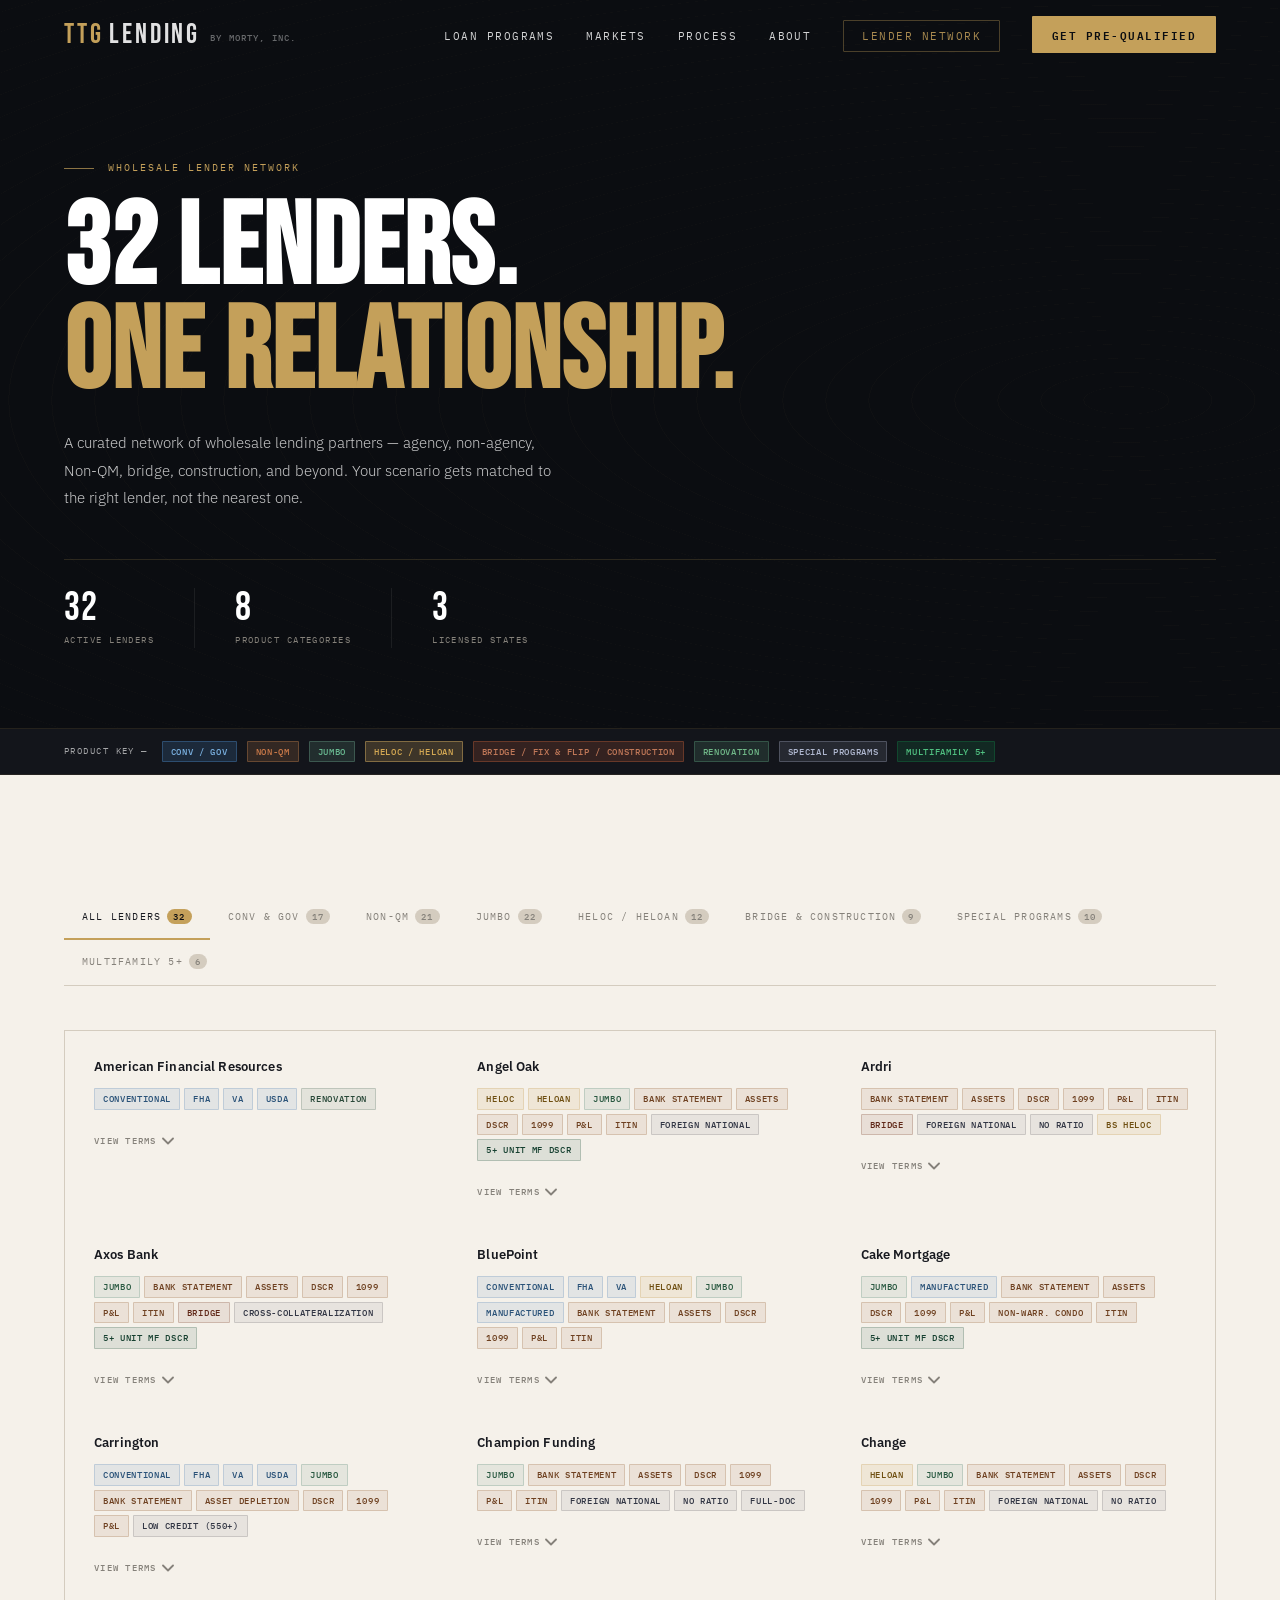
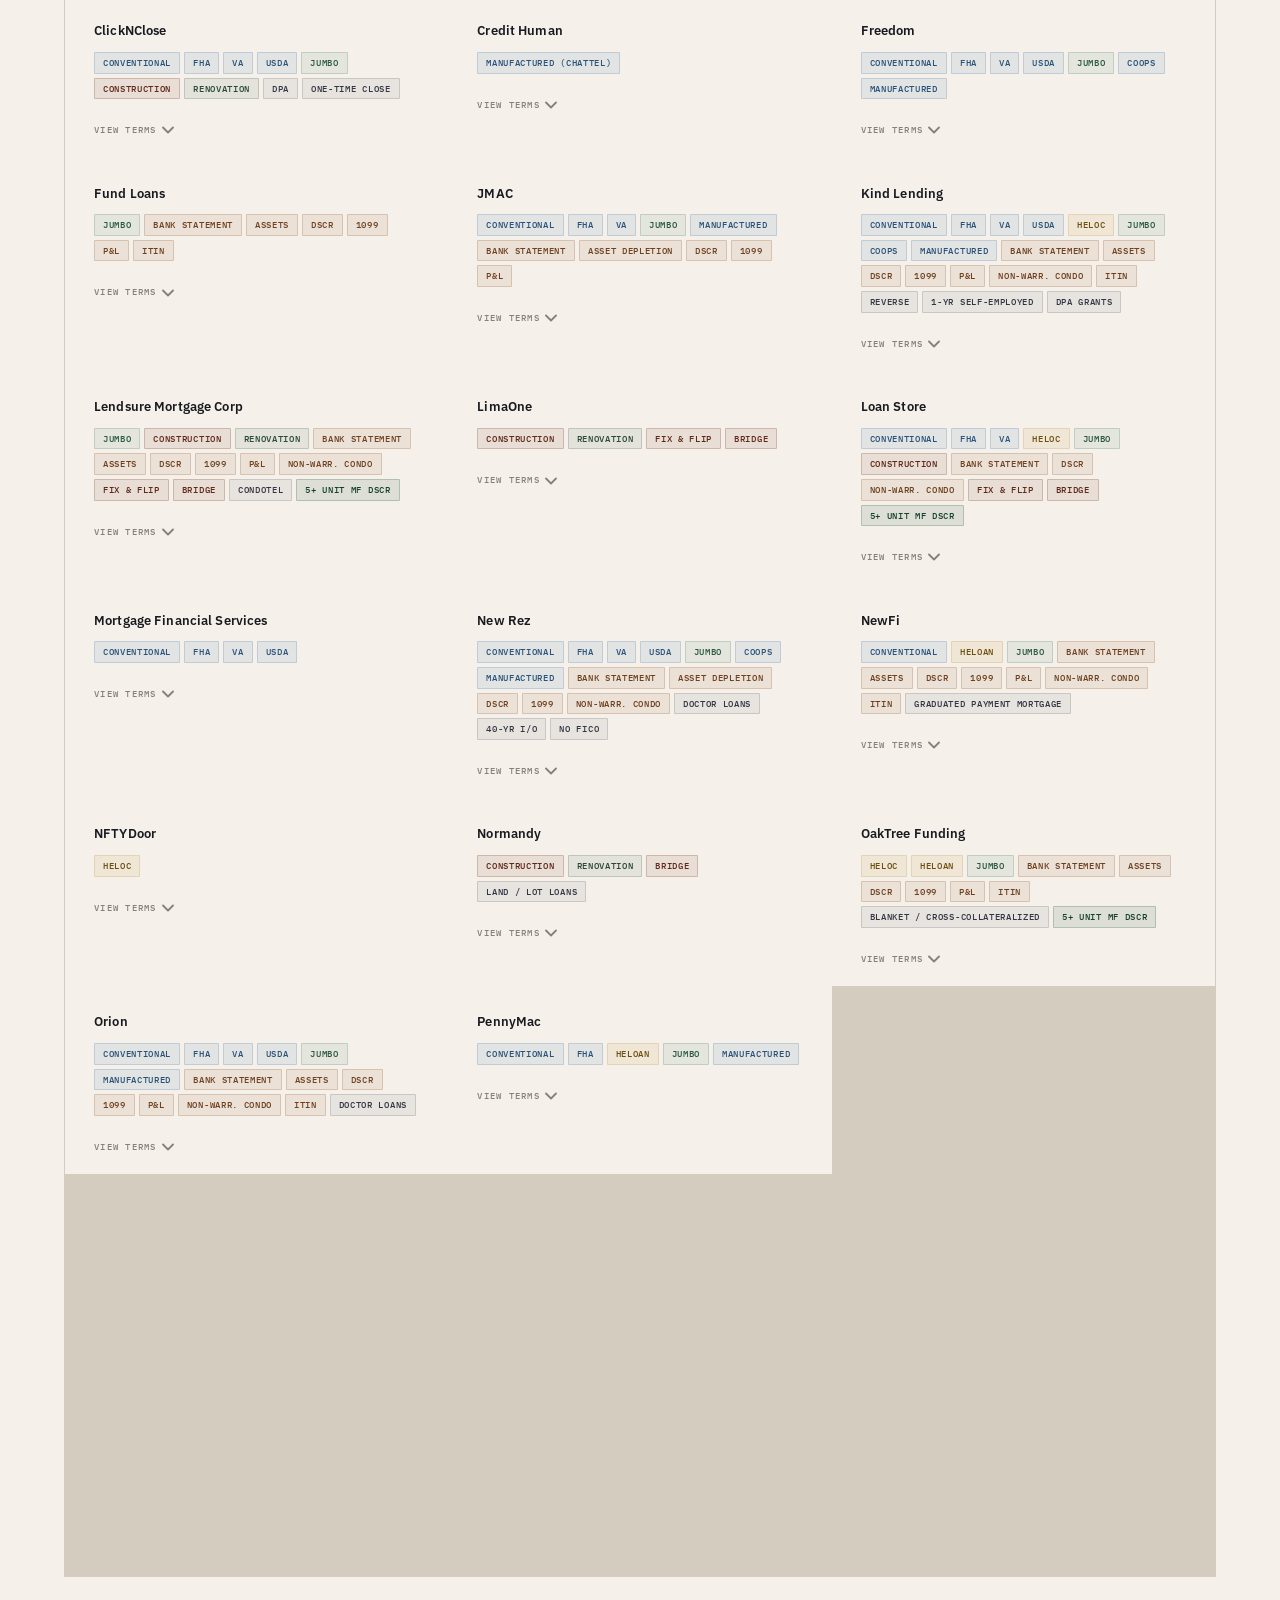
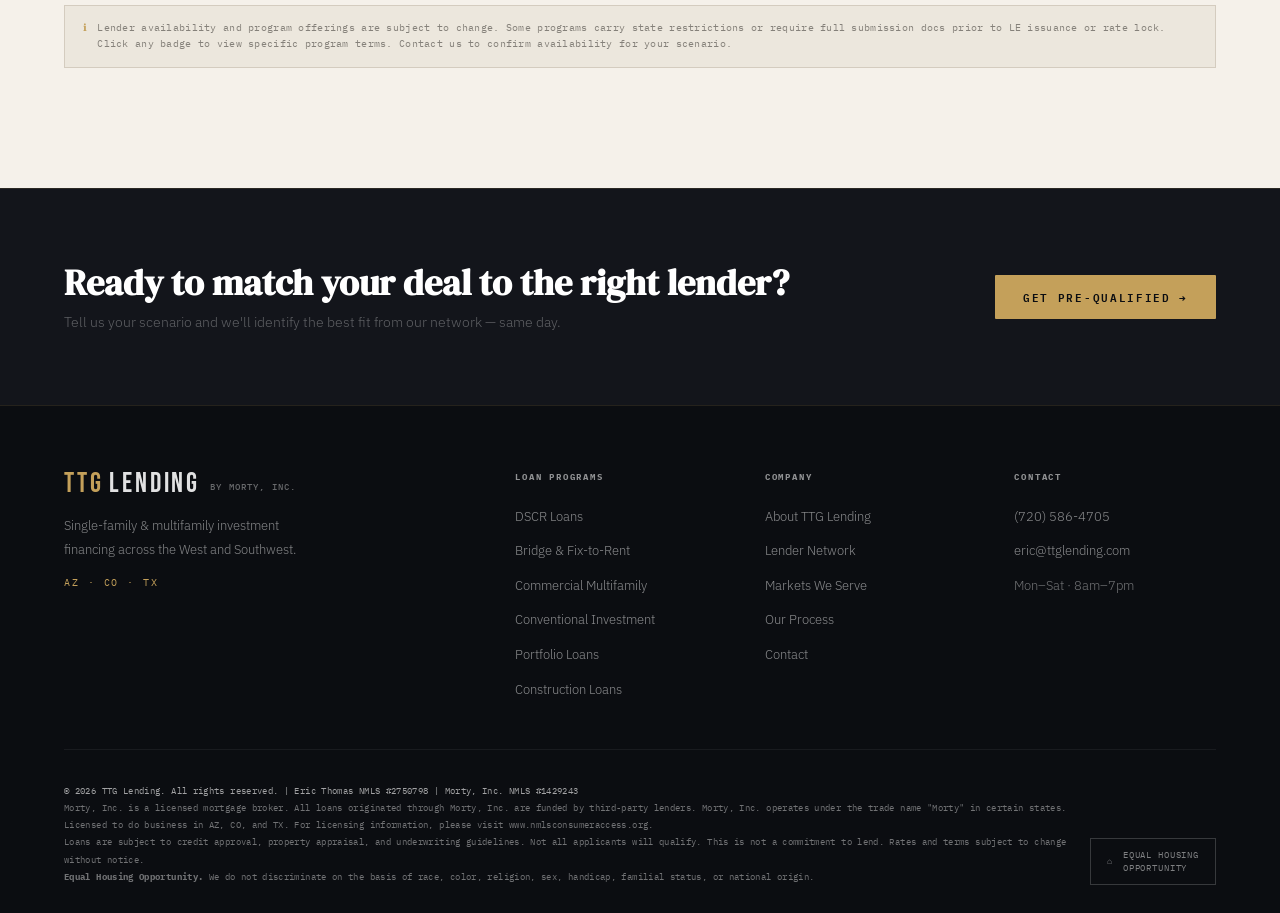
<file: lendernetwork.html>
<!DOCTYPE html>
<html lang="en">
<head>
  <meta charset="UTF-8" />
  <meta name="viewport" content="width=device-width, initial-scale=1.0" />
  <title>Lender Network | TTG Lending</title>
  <meta name="description" content="TTG Lending's wholesale lender network — 32 active relationships across Conventional, Non-QM, Jumbo, HELOC, Bridge, and special programs." />
  <link rel="stylesheet" href="styles.css" />
  <link rel="preconnect" href="https://fonts.googleapis.com" />
  <link rel="preconnect" href="https://fonts.gstatic.com" crossorigin />
  <link href="https://fonts.googleapis.com/css2?family=Bebas+Neue&family=DM+Serif+Display:ital@0;1&family=IBM+Plex+Sans:wght@300;400;500;600;700&family=IBM+Plex+Mono:wght@400;500;600&display=swap" rel="stylesheet" />
</head>
<body class="lenders-page">

  <!-- NAVBAR -->
  <nav class="navbar2" id="navbar">
    <div class="nav2-container">
      <a href="index.html" class="nav2-logo">
        <span class="logo2-ttg">TTG</span><span class="logo2-lending">Lending</span><span class="logo2-morty">by Morty, Inc.</span>
      </a>
      <ul class="nav2-links" id="nav-links">
        <li><a href="index.html#programs">Loan Programs</a></li>
        <li><a href="index.html#states">Markets</a></li>
        <li><a href="index.html#process">Process</a></li>
        <li><a href="index.html#about">About</a></li>
        <li><a href="lendernetwork.html" class="n2-ghost active">Lender Network</a></li>
        <li><a href="index.html#contact" class="n2-cta">Get Pre-Qualified</a></li>
      </ul>
      <button class="hamburger2" id="hamburger" aria-label="Menu" aria-expanded="false">
        <span></span><span></span><span></span>
      </button>
    </div>
  </nav>

  <!-- PAGE HERO -->
  <section class="page-hero2">
    <div class="container">
      <div class="ph2-inner">
        <div class="ph2-eyebrow">Wholesale Lender Network</div>
        <h1 class="ph2-title">32 Lenders.<br /><em>One Relationship.</em></h1>
        <p class="ph2-sub">A curated network of wholesale lending partners — agency, non-agency, Non-QM, bridge, construction, and beyond. Your scenario gets matched to the right lender, not the nearest one.</p>
        <div class="ph2-stats">
          <div class="ph2-stat">
            <span class="ph2s-n">32</span>
            <span class="ph2s-l">Active Lenders</span>
          </div>
          <div class="ph2-stat">
            <span class="ph2s-n">8</span>
            <span class="ph2s-l">Product Categories</span>
          </div>
          <div class="ph2-stat">
            <span class="ph2s-n">3</span>
            <span class="ph2s-l">Licensed States</span>
          </div>
        </div>
      </div>
    </div>
  </section>

  <!-- LEGEND BAR -->
  <div class="legend2-bar">
    <div class="container">
      <div class="legend2-inner">
        <span class="legend2-lbl">Product Key —</span>
        <span class="badge2 conv">Conv / Gov</span>
        <span class="badge2 nqm">Non-QM</span>
        <span class="badge2 jumbo">Jumbo</span>
        <span class="badge2 heloc">HELOC / HELOAN</span>
        <span class="badge2 bridge">Bridge / Fix &amp; Flip / Construction</span>
        <span class="badge2 reno">Renovation</span>
        <span class="badge2 special">Special Programs</span>
        <span class="badge2 mf">Multifamily 5+</span>
      </div>
    </div>
  </div>

  <!-- LENDER NETWORK -->
  <section class="section lenders2-section" id="lenders">
    <div class="container">

      <!-- Filter Tabs -->
      <div class="lender-tabs2" id="lender-tabs">
        <button class="ltab2 active" data-filter="all">All Lenders <span class="ltab2-cnt">32</span></button>
        <button class="ltab2" data-filter="conv-gov">Conv &amp; Gov <span class="ltab2-cnt">17</span></button>
        <button class="ltab2" data-filter="non-qm">Non-QM <span class="ltab2-cnt">21</span></button>
        <button class="ltab2" data-filter="jumbo">Jumbo <span class="ltab2-cnt">22</span></button>
        <button class="ltab2" data-filter="heloc">HELOC / HELOAN <span class="ltab2-cnt">12</span></button>
        <button class="ltab2" data-filter="bridge-const">Bridge &amp; Construction <span class="ltab2-cnt">9</span></button>
        <button class="ltab2" data-filter="special">Special Programs <span class="ltab2-cnt">10</span></button>
        <button class="ltab2" data-filter="mf">Multifamily 5+ <span class="ltab2-cnt">6</span></button>
      </div>

      <!-- Lender Grid -->
      <div class="lender-grid2" id="lender-grid">

        <div class="lender-card2" data-cats="conv-gov special">
          <div class="lender-name2">American Financial Resources</div>
          <div class="lender-badges2">
            <span class="badge2 conv">Conventional</span><span class="badge2 conv">FHA</span><span class="badge2 conv">VA</span><span class="badge2 conv">USDA</span><span class="badge2 reno">Renovation</span>
          </div>
          <div class="lender-note2">FHA from 580 FICO · 3.5% down · DPA Advantage program for first responders, medical &amp; educators. Renovation (203k) available.</div>
        </div>

        <div class="lender-card2" data-cats="non-qm jumbo heloc special mf">
          <div class="lender-name2">Angel Oak</div>
          <div class="lender-badges2">
            <span class="badge2 heloc">HELOC</span><span class="badge2 heloc">HELOAN</span><span class="badge2 jumbo">Jumbo</span><span class="badge2 nqm">Bank Statement</span><span class="badge2 nqm">Assets</span><span class="badge2 nqm">DSCR</span><span class="badge2 nqm">1099</span><span class="badge2 nqm">P&amp;L</span><span class="badge2 nqm">ITIN</span><span class="badge2 special">Foreign National</span><span class="badge2 mf">5+ Unit MF DSCR</span>
          </div>
          <div class="lender-note2">Non-QM DSCR: 640 FICO, 80% LTV, from $150K · Bank Statement: 12/24-mo, 90% LTV, $3M · MF DSCR: 5–50+ units, DSCR 1.0, 75% LTV, $500K–$10M · Foreign National available. Not available in NY.</div>
        </div>

        <div class="lender-card2" data-cats="non-qm bridge-const heloc special">
          <div class="lender-name2">Ardri</div>
          <div class="lender-badges2">
            <span class="badge2 nqm">Bank Statement</span><span class="badge2 nqm">Assets</span><span class="badge2 nqm">DSCR</span><span class="badge2 nqm">1099</span><span class="badge2 nqm">P&amp;L</span><span class="badge2 nqm">ITIN</span><span class="badge2 bridge">Bridge</span><span class="badge2 special">Foreign National</span><span class="badge2 special">No Ratio</span><span class="badge2 heloc">BS HELOC</span>
          </div>
          <div class="lender-note2">DSCR: 620 FICO, 80% LTV, $3M · Bank Statement BS HELOC available · Foreign National, No Ratio, &amp; Bridge programs. Broad Non-QM platform.</div>
        </div>

        <div class="lender-card2" data-cats="non-qm jumbo bridge-const special mf">
          <div class="lender-name2">Axos Bank</div>
          <div class="lender-badges2">
            <span class="badge2 jumbo">Jumbo</span><span class="badge2 nqm">Bank Statement</span><span class="badge2 nqm">Assets</span><span class="badge2 nqm">DSCR</span><span class="badge2 nqm">1099</span><span class="badge2 nqm">P&amp;L</span><span class="badge2 nqm">ITIN</span><span class="badge2 bridge">Bridge</span><span class="badge2 special">Cross-Collateralization</span><span class="badge2 mf">5+ Unit MF DSCR</span>
          </div>
          <div class="lender-note2">DSCR: 640 FICO, 75% LTV, $3M · Bank Statement: 660 FICO, 85% LTV · MF DSCR: 5–50+ units, DSCR 0.75, 70% LTV, $500K–$20M · Cross-collateralization &amp; bridge available.</div>
        </div>

        <div class="lender-card2" data-cats="conv-gov non-qm jumbo heloc">
          <div class="lender-name2">BluePoint</div>
          <div class="lender-badges2">
            <span class="badge2 conv">Conventional</span><span class="badge2 conv">FHA</span><span class="badge2 conv">VA</span><span class="badge2 heloc">HELOAN</span><span class="badge2 jumbo">Jumbo</span><span class="badge2 conv">Manufactured</span><span class="badge2 nqm">Bank Statement</span><span class="badge2 nqm">Assets</span><span class="badge2 nqm">DSCR</span><span class="badge2 nqm">1099</span><span class="badge2 nqm">P&amp;L</span><span class="badge2 nqm">ITIN</span>
          </div>
          <div class="lender-note2">BlueXPanded DSCR: 620 FICO, 85% LTV (SFR/2-4u), up to $3M · Bank Statement: 620 FICO, 90% LTV, $3.5M · ITIN: 600/no-score FICO, 85% LTV · Full submission docs required prior to LE.</div>
        </div>

        <div class="lender-card2" data-cats="non-qm jumbo mf">
          <div class="lender-name2">Cake Mortgage</div>
          <div class="lender-badges2">
            <span class="badge2 jumbo">Jumbo</span><span class="badge2 conv">Manufactured</span><span class="badge2 nqm">Bank Statement</span><span class="badge2 nqm">Assets</span><span class="badge2 nqm">DSCR</span><span class="badge2 nqm">1099</span><span class="badge2 nqm">P&amp;L</span><span class="badge2 nqm">Non-Warr. Condo</span><span class="badge2 nqm">ITIN</span><span class="badge2 mf">5+ Unit MF DSCR</span>
          </div>
          <div class="lender-note2">DSCR SFR/2-4u: 660 FICO, 80% LTV, $3M · Bank Statement: 660 FICO, 85% LTV, $3M · MF DSCR: 5–20 units, DSCR 1.0, 75% LTV, $250K–$5M · ITIN &amp; Non-Warrantable Condo available.</div>
        </div>

        <div class="lender-card2" data-cats="conv-gov non-qm jumbo special">
          <div class="lender-name2">Carrington</div>
          <div class="lender-badges2">
            <span class="badge2 conv">Conventional</span><span class="badge2 conv">FHA</span><span class="badge2 conv">VA</span><span class="badge2 conv">USDA</span><span class="badge2 jumbo">Jumbo</span><span class="badge2 nqm">Bank Statement</span><span class="badge2 nqm">Asset Depletion</span><span class="badge2 nqm">DSCR</span><span class="badge2 nqm">1099</span><span class="badge2 nqm">P&amp;L</span><span class="badge2 special">Low Credit (550+)</span>
          </div>
          <div class="lender-note2">Investor Advantage DSCR: 620 FICO, 85% LTV, up to $3M, tiered DSCR pricing · Alt-doc from 550 FICO · 40-yr IO available · FHA/VA/USDA gov products. Full submission docs required prior to LE.</div>
        </div>

        <div class="lender-card2" data-cats="non-qm jumbo special">
          <div class="lender-name2">Champion Funding</div>
          <div class="lender-badges2">
            <span class="badge2 jumbo">Jumbo</span><span class="badge2 nqm">Bank Statement</span><span class="badge2 nqm">Assets</span><span class="badge2 nqm">DSCR</span><span class="badge2 nqm">1099</span><span class="badge2 nqm">P&amp;L</span><span class="badge2 nqm">ITIN</span><span class="badge2 special">Foreign National</span><span class="badge2 special">No Ratio</span><span class="badge2 special">Full-Doc</span>
          </div>
          <div class="lender-note2">DSCR 1-4u: 600 FICO, 80% LTV, up to $3M · DSCR 5-8u: 700 FICO, 75% LTV, up to $2M · ITIN DSCR: 660/no-score FICO, up to $1M · Foreign National &amp; No Ratio available.</div>
        </div>

        <div class="lender-card2" data-cats="non-qm jumbo heloc special">
          <div class="lender-name2">Change</div>
          <div class="lender-badges2">
            <span class="badge2 heloc">HELOAN</span><span class="badge2 jumbo">Jumbo</span><span class="badge2 nqm">Bank Statement</span><span class="badge2 nqm">Assets</span><span class="badge2 nqm">DSCR</span><span class="badge2 nqm">1099</span><span class="badge2 nqm">P&amp;L</span><span class="badge2 nqm">ITIN</span><span class="badge2 special">Foreign National</span><span class="badge2 special">No Ratio</span>
          </div>
          <div class="lender-note2">DSCR: 620 FICO, 80% LTV, $3M · Bank Statement: 660 FICO, 85% LTV · Foreign National &amp; No Ratio available · HELOAN available.</div>
        </div>

        <div class="lender-card2" data-cats="conv-gov jumbo bridge-const special">
          <div class="lender-name2">ClickNClose</div>
          <div class="lender-badges2">
            <span class="badge2 conv">Conventional</span><span class="badge2 conv">FHA</span><span class="badge2 conv">VA</span><span class="badge2 conv">USDA</span><span class="badge2 jumbo">Jumbo</span><span class="badge2 bridge">Construction</span><span class="badge2 reno">Renovation</span><span class="badge2 special">DPA</span><span class="badge2 special">One-Time Close</span>
          </div>
          <div class="lender-note2">One-Time Close · As low as 0% down (VA OTC) · 3.5% down (FHA OTC) · DPA programs available · Renovation lending available.</div>
        </div>

        <div class="lender-card2" data-cats="special">
          <div class="lender-name2">Credit Human</div>
          <div class="lender-badges2">
            <span class="badge2 conv">Manufactured (Chattel)</span>
          </div>
          <div class="lender-note2">Manufactured home specialist — chattel &amp; land-home · 5% down min · 700 FICO · Up to 95% LTV (land-home) · Competitive rates for factory-built housing.</div>
        </div>

        <div class="lender-card2" data-cats="conv-gov jumbo">
          <div class="lender-name2">Freedom</div>
          <div class="lender-badges2">
            <span class="badge2 conv">Conventional</span><span class="badge2 conv">FHA</span><span class="badge2 conv">VA</span><span class="badge2 conv">USDA</span><span class="badge2 jumbo">Jumbo</span><span class="badge2 conv">Coops</span><span class="badge2 conv">Manufactured</span>
          </div>
          <div class="lender-note2">FHA from 550 FICO · VA 100% LTV · USDA 100% LTV · Conventional with Coops &amp; Manufactured · CA, FL &amp; TX dual-capacity states only. No HELOC, New Construction, or Non-QM.</div>
        </div>

        <div class="lender-card2" data-cats="non-qm jumbo">
          <div class="lender-name2">Fund Loans</div>
          <div class="lender-badges2">
            <span class="badge2 jumbo">Jumbo</span><span class="badge2 nqm">Bank Statement</span><span class="badge2 nqm">Assets</span><span class="badge2 nqm">DSCR</span><span class="badge2 nqm">1099</span><span class="badge2 nqm">P&amp;L</span><span class="badge2 nqm">ITIN</span>
          </div>
          <div class="lender-note2">Apex Bank Statement/P&amp;L: 660 FICO, 90% LTV, $300K–$6M · DSCR Arete: 700 FICO, 80% LTV · Jumbo up to $6M · Full Non-QM suite with ITIN &amp; 1099.</div>
        </div>

        <div class="lender-card2" data-cats="conv-gov non-qm jumbo">
          <div class="lender-name2">JMAC</div>
          <div class="lender-badges2">
            <span class="badge2 conv">Conventional</span><span class="badge2 conv">FHA</span><span class="badge2 conv">VA</span><span class="badge2 jumbo">Jumbo</span><span class="badge2 conv">Manufactured</span><span class="badge2 nqm">Bank Statement</span><span class="badge2 nqm">Asset Depletion</span><span class="badge2 nqm">DSCR</span><span class="badge2 nqm">1099</span><span class="badge2 nqm">P&amp;L</span>
          </div>
          <div class="lender-note2">DSCR: up to $3.5M, DSCR ≥ 1.0, no-ratio options, mixed-use eligible · Asset Depletion &amp; Utilization · Bank Statement 12/24-mo · Conventional &amp; Gov agency suite.</div>
        </div>

        <div class="lender-card2" data-cats="conv-gov non-qm jumbo heloc special">
          <div class="lender-name2">Kind Lending</div>
          <div class="lender-badges2">
            <span class="badge2 conv">Conventional</span><span class="badge2 conv">FHA</span><span class="badge2 conv">VA</span><span class="badge2 conv">USDA</span><span class="badge2 heloc">HELOC</span><span class="badge2 jumbo">Jumbo</span><span class="badge2 conv">Coops</span><span class="badge2 conv">Manufactured</span><span class="badge2 nqm">Bank Statement</span><span class="badge2 nqm">Assets</span><span class="badge2 nqm">DSCR</span><span class="badge2 nqm">1099</span><span class="badge2 nqm">P&amp;L</span><span class="badge2 nqm">Non-Warr. Condo</span><span class="badge2 nqm">ITIN</span><span class="badge2 special">Reverse</span><span class="badge2 special">1-Yr Self-Employed</span><span class="badge2 special">DPA Grants</span>
          </div>
          <div class="lender-note2">Jumbo up to $3M · DSCR up to $3.5M, SFR to MF · HELOC available · Grants &amp; second lien DPA · Reverse mortgage · 1-yr self-employed · ITIN · Min 580 FICO. One of our broadest lenders.</div>
        </div>

        <div class="lender-card2" data-cats="non-qm jumbo bridge-const special mf">
          <div class="lender-name2">Lendsure Mortgage Corp</div>
          <div class="lender-badges2">
            <span class="badge2 jumbo">Jumbo</span><span class="badge2 bridge">Construction</span><span class="badge2 reno">Renovation</span><span class="badge2 nqm">Bank Statement</span><span class="badge2 nqm">Assets</span><span class="badge2 nqm">DSCR</span><span class="badge2 nqm">1099</span><span class="badge2 nqm">P&amp;L</span><span class="badge2 nqm">Non-Warr. Condo</span><span class="badge2 bridge">Fix &amp; Flip</span><span class="badge2 bridge">Bridge</span><span class="badge2 special">Condotel</span><span class="badge2 mf">5+ Unit MF DSCR</span>
          </div>
          <div class="lender-note2">Jumbo: 90% LTV to $1M · 80% LTV to $1.5M · Asset Qualifier: 660 FICO, 80–90% LTV · DSCR SFR/MF: 620 FICO, 75% LTV, $250K–$15M · Fix &amp; Flip, Bridge, Condotel, &amp; Construction all available.</div>
        </div>

        <div class="lender-card2" data-cats="bridge-const">
          <div class="lender-name2">LimaOne</div>
          <div class="lender-badges2">
            <span class="badge2 bridge">Construction</span><span class="badge2 reno">Renovation</span><span class="badge2 bridge">Fix &amp; Flip</span><span class="badge2 bridge">Bridge</span>
          </div>
          <div class="lender-note2">Fix &amp; Flip: up to 95% LTC, 100% rehab budget, $100K–$5M, 13–24 month terms · Construction &amp; Renovation · Asset-based, no income docs required · Investor-only lender.</div>
        </div>

        <div class="lender-card2" data-cats="conv-gov non-qm jumbo heloc bridge-const mf">
          <div class="lender-name2">Loan Store</div>
          <div class="lender-badges2">
            <span class="badge2 conv">Conventional</span><span class="badge2 conv">FHA</span><span class="badge2 conv">VA</span><span class="badge2 heloc">HELOC</span><span class="badge2 jumbo">Jumbo</span><span class="badge2 bridge">Construction</span><span class="badge2 nqm">Bank Statement</span><span class="badge2 nqm">DSCR</span><span class="badge2 nqm">Non-Warr. Condo</span><span class="badge2 bridge">Fix &amp; Flip</span><span class="badge2 bridge">Bridge</span><span class="badge2 mf">5+ Unit MF DSCR</span>
          </div>
          <div class="lender-note2">DSCR SFR/2-4u: 680 FICO, 80% LTV, $250K–$3M · DSCR 5-8u: 680 FICO, 70% LTV, $250K–$2M, DSCR ≥ 1.0 · HELOC funded in as few as 5 business days · Fix &amp; Flip &amp; Bridge via Old North Capital.</div>
        </div>

        <div class="lender-card2" data-cats="conv-gov">
          <div class="lender-name2">Mortgage Financial Services</div>
          <div class="lender-badges2">
            <span class="badge2 conv">Conventional</span><span class="badge2 conv">FHA</span><span class="badge2 conv">VA</span><span class="badge2 conv">USDA</span>
          </div>
          <div class="lender-note2">Agency-only lender · Conventional, FHA, VA &amp; USDA · Full government product suite · Competitive pricing on conforming loans.</div>
        </div>

        <div class="lender-card2" data-cats="conv-gov non-qm jumbo special">
          <div class="lender-name2">New Rez</div>
          <div class="lender-badges2">
            <span class="badge2 conv">Conventional</span><span class="badge2 conv">FHA</span><span class="badge2 conv">VA</span><span class="badge2 conv">USDA</span><span class="badge2 jumbo">Jumbo</span><span class="badge2 conv">Coops</span><span class="badge2 conv">Manufactured</span><span class="badge2 nqm">Bank Statement</span><span class="badge2 nqm">Asset Depletion</span><span class="badge2 nqm">DSCR</span><span class="badge2 nqm">1099</span><span class="badge2 nqm">Non-Warr. Condo</span><span class="badge2 special">Doctor Loans</span><span class="badge2 special">40-Yr I/O</span><span class="badge2 special">No FICO</span>
          </div>
          <div class="lender-note2">SmartSelf Bank Statement: 660 FICO, 90% LTV, up to $3M · SmartVest DSCR: 600 FICO, DSCR 1.0, up to $2M, 20 financed props allowed · 40-yr I/O · Doctor Loans · No FICO options · USDA 100% &amp; Conv 97% LTV.</div>
        </div>

        <div class="lender-card2" data-cats="conv-gov non-qm jumbo heloc special">
          <div class="lender-name2">NewFi</div>
          <div class="lender-badges2">
            <span class="badge2 conv">Conventional</span><span class="badge2 heloc">HELOAN</span><span class="badge2 jumbo">Jumbo</span><span class="badge2 nqm">Bank Statement</span><span class="badge2 nqm">Assets</span><span class="badge2 nqm">DSCR</span><span class="badge2 nqm">1099</span><span class="badge2 nqm">P&amp;L</span><span class="badge2 nqm">Non-Warr. Condo</span><span class="badge2 nqm">ITIN</span><span class="badge2 special">Graduated Payment Mortgage</span>
          </div>
          <div class="lender-note2">Artemis DSCR: 640 FICO, DSCR 1.0, 80% LTV, $150K–$3M · Hercules Non-QM: 660 FICO, 90% LTV, up to $3.5M (620 FICO at 85% LTV / $2M) · Graduated Payment Mortgage available. Not available in NY. Full submission docs required prior to lock.</div>
        </div>

        <div class="lender-card2" data-cats="heloc">
          <div class="lender-name2">NFTYDoor</div>
          <div class="lender-badges2">
            <span class="badge2 heloc">HELOC</span>
          </div>
          <div class="lender-note2">HELOC specialist · Fast fully-digital process · Primary residence &amp; second homes · Competitive HELOC rates. HELOC product only.</div>
        </div>

        <div class="lender-card2" data-cats="bridge-const special">
          <div class="lender-name2">Normandy</div>
          <div class="lender-badges2">
            <span class="badge2 bridge">Construction</span><span class="badge2 reno">Renovation</span><span class="badge2 bridge">Bridge</span><span class="badge2 special">Land / Lot Loans</span>
          </div>
          <div class="lender-note2">Land &amp; Lot Loans · Bridge Loans · Construction &amp; Renovation · Specialist for hard-to-place land and transitional lending scenarios.</div>
        </div>

        <div class="lender-card2" data-cats="non-qm jumbo heloc special mf">
          <div class="lender-name2">OakTree Funding</div>
          <div class="lender-badges2">
            <span class="badge2 heloc">HELOC</span><span class="badge2 heloc">HELOAN</span><span class="badge2 jumbo">Jumbo</span><span class="badge2 nqm">Bank Statement</span><span class="badge2 nqm">Assets</span><span class="badge2 nqm">DSCR</span><span class="badge2 nqm">1099</span><span class="badge2 nqm">P&amp;L</span><span class="badge2 nqm">ITIN</span><span class="badge2 special">Blanket / Cross-Collateralized</span><span class="badge2 mf">5+ Unit MF DSCR</span>
          </div>
          <div class="lender-note2">DSCR: 620 FICO, 80% LTV · MF DSCR: 5–100+ units, DSCR 0.75, 75% LTV, $500K–$20M · Blanket &amp; Cross-Collateralized portfolios · HELOC &amp; HELOAN available · ITIN available.</div>
        </div>

        <div class="lender-card2" data-cats="conv-gov non-qm jumbo special">
          <div class="lender-name2">Orion</div>
          <div class="lender-badges2">
            <span class="badge2 conv">Conventional</span><span class="badge2 conv">FHA</span><span class="badge2 conv">VA</span><span class="badge2 conv">USDA</span><span class="badge2 jumbo">Jumbo</span><span class="badge2 conv">Manufactured</span><span class="badge2 nqm">Bank Statement</span><span class="badge2 nqm">Assets</span><span class="badge2 nqm">DSCR</span><span class="badge2 nqm">1099</span><span class="badge2 nqm">P&amp;L</span><span class="badge2 nqm">Non-Warr. Condo</span><span class="badge2 nqm">ITIN</span><span class="badge2 special">Doctor Loans</span>
          </div>
          <div class="lender-note2">COIN DSCR: as low as DSCR 0.01, MF up to $20M, mixed-use eligible · Bank Statement: 660 FICO, 90% LTV · Doctor Loans · ITIN · Full submission docs required prior to lock for DSCR programs.</div>
        </div>

        <div class="lender-card2" data-cats="conv-gov jumbo heloc">
          <div class="lender-name2">PennyMac</div>
          <div class="lender-badges2">
            <span class="badge2 conv">Conventional</span><span class="badge2 conv">FHA</span><span class="badge2 heloc">HELOAN</span><span class="badge2 jumbo">Jumbo</span><span class="badge2 conv">Manufactured</span>
          </div>
          <div class="lender-note2">Conventional from 3% down · FHA from 580 FICO · HELOAN available · Manufactured homes · Competitive conventional pricing. No Non-QM. Not available in NY.</div>
        </div>

        <div class="lender-card2" data-cats="conv-gov non-qm jumbo heloc special">
          <div class="lender-name2">Plaza Home Mortgage</div>
          <div class="lender-badges2">
            <span class="badge2 conv">Conventional</span><span class="badge2 conv">FHA</span><span class="badge2 conv">VA</span><span class="badge2 conv">USDA</span><span class="badge2 heloc">HELOAN</span><span class="badge2 jumbo">Jumbo</span><span class="badge2 conv">Coops</span><span class="badge2 reno">Renovation</span><span class="badge2 nqm">Bank Statement</span><span class="badge2 nqm">Assets</span><span class="badge2 nqm">DSCR</span><span class="badge2 nqm">1099</span><span class="badge2 nqm">P&amp;L</span><span class="badge2 special">Reverse</span>
          </div>
          <div class="lender-note2">Solutions Non-QM 1/3/4: 660 FICO, 90% LTV, up to $3M · DSCR IS Series: 660–680 FICO, 80% LTV, $100K–$3M, STR eligible · Reverse mortgage · Full agency suite including Coops &amp; USDA.</div>
        </div>

        <div class="lender-card2" data-cats="conv-gov non-qm jumbo heloc special">
          <div class="lender-name2">PRMG</div>
          <div class="lender-badges2">
            <span class="badge2 conv">Conventional</span><span class="badge2 conv">FHA</span><span class="badge2 conv">VA</span><span class="badge2 conv">USDA</span><span class="badge2 heloc">HELOC</span><span class="badge2 jumbo">Jumbo</span><span class="badge2 conv">Manufactured</span><span class="badge2 nqm">Bank Statement</span><span class="badge2 nqm">DSCR</span><span class="badge2 nqm">Non-Warr. Condo</span><span class="badge2 special">Foreign National</span><span class="badge2 special">DPA — Chenoa / CALHFA</span>
          </div>
          <div class="lender-note2">Bank Statement: 12/24-mo, 660 FICO, 90% LTV · DSCR available · Chenoa FHA DPA · CALHFA · State DPA programs in CA, CO, FL, UT &amp; WI · HELOC available (no broker comp) · Foreign National.</div>
        </div>

        <div class="lender-card2" data-cats="conv-gov jumbo">
          <div class="lender-name2">Provident Funding</div>
          <div class="lender-badges2">
            <span class="badge2 conv">Conventional</span><span class="badge2 jumbo">Jumbo</span>
          </div>
          <div class="lender-note2">Conventional-only · Competitive conventional &amp; jumbo pricing · Conforming loan specialist · No FHA, VA, or Non-QM products.</div>
        </div>

        <div class="lender-card2" data-cats="conv-gov non-qm jumbo heloc special">
          <div class="lender-name2">Rocket</div>
          <div class="lender-badges2">
            <span class="badge2 conv">Conventional</span><span class="badge2 conv">FHA</span><span class="badge2 conv">VA</span><span class="badge2 heloc">HELOAN</span><span class="badge2 jumbo">Jumbo</span><span class="badge2 conv">Coops</span><span class="badge2 conv">Manufactured</span><span class="badge2 nqm">Bank Statement</span><span class="badge2 nqm">Assets</span><span class="badge2 nqm">Non-Warr. Condo</span><span class="badge2 special">40-Yr I/O</span><span class="badge2 special">DPA Grants</span>
          </div>
          <div class="lender-note2">Bank Statement Non-QM · Asset Qualifier · 40-yr I/O · DPA grants &amp; second lien · HELOAN available · Coops &amp; Manufactured · Min 580 FICO · No VA product.</div>
        </div>

        <div class="lender-card2" data-cats="non-qm heloc">
          <div class="lender-name2">SpringEq</div>
          <div class="lender-badges2">
            <span class="badge2 heloc">HELOC</span><span class="badge2 heloc">HELOAN</span><span class="badge2 nqm">DSCR</span>
          </div>
          <div class="lender-note2">HELOC: 660 FICO primary / 700 FICO investment · Up to 90% LTV (primary) · $50K–$400K · 5-yr interest-only draw period · DSCR investment HELOC available · HELOC/HELOAN products only.</div>
        </div>

        <div class="lender-card2" data-cats="conv-gov jumbo bridge-const special">
          <div class="lender-name2">Windsor</div>
          <div class="lender-badges2">
            <span class="badge2 conv">Conventional</span><span class="badge2 conv">FHA</span><span class="badge2 conv">VA</span><span class="badge2 conv">USDA</span><span class="badge2 jumbo">Jumbo</span><span class="badge2 conv">Coops</span><span class="badge2 conv">Manufactured</span><span class="badge2 bridge">Bridge</span><span class="badge2 special">DPA — CALHFA</span><span class="badge2 special">Multiple DPA Programs</span>
          </div>
          <div class="lender-note2">Multiple DPA programs including CALHFA · CALHFA eligibility calculators available · Full agency suite with Coops &amp; Manufactured · Bridge available · FHA min 600 FICO.</div>
        </div>

      </div><!-- end lender-grid2 -->

      <div class="lender-footer-note2">
        <span class="lfi2-icon">ℹ</span>
        Lender availability and program offerings are subject to change. Some programs carry state restrictions or require full submission docs prior to LE issuance or rate lock. Click any badge to view specific program terms. Contact us to confirm availability for your scenario.
      </div>

    </div>
  </section>

  <!-- CTA STRIP -->
  <section class="lender-cta-strip2">
    <div class="container">
      <div class="lcs2-inner">
        <div>
          <h2>Ready to match your deal to the right lender?</h2>
          <p>Tell us your scenario and we'll identify the best fit from our network — same day.</p>
        </div>
        <a href="index.html#contact" class="btn2-primary">Get Pre-Qualified →</a>
      </div>
    </div>
  </section>

  <!-- FOOTER -->
  <footer class="footer2">
    <div class="container">
      <div class="footer2-grid">
        <div class="footer2-brand">
          <a href="index.html" class="nav2-logo">
            <span class="logo2-ttg">TTG</span><span class="logo2-lending">Lending</span><span class="logo2-morty">by Morty, Inc.</span>
          </a>
          <p>Single-family &amp; multifamily investment financing across the West and Southwest.</p>
          <div class="footer2-states">AZ · CO · TX</div>
        </div>
        <div class="footer2-col">
          <h4>Loan Programs</h4>
          <ul>
            <li><a href="index.html#programs">DSCR Loans</a></li>
            <li><a href="index.html#programs">Bridge &amp; Fix-to-Rent</a></li>
            <li><a href="index.html#programs">Commercial Multifamily</a></li>
            <li><a href="index.html#programs">Conventional Investment</a></li>
            <li><a href="index.html#programs">Portfolio Loans</a></li>
            <li><a href="index.html#programs">Construction Loans</a></li>
          </ul>
        </div>
        <div class="footer2-col">
          <h4>Company</h4>
          <ul>
            <li><a href="index.html#about">About TTG Lending</a></li>
            <li><a href="lendernetwork.html">Lender Network</a></li>
            <li><a href="index.html#states">Markets We Serve</a></li>
            <li><a href="index.html#process">Our Process</a></li>
            <li><a href="index.html#contact">Contact</a></li>
          </ul>
        </div>
        <div class="footer2-col">
          <h4>Contact</h4>
          <ul>
            <li><a href="tel:+17205864705">(720) 586-4705</a></li>
            <li><a href="mailto:eric@ttglending.com">eric@ttglending.com</a></li>
            <li><span>Mon–Sat · 8am–7pm</span></li>
          </ul>
        </div>
      </div>
      <div class="footer2-bottom">
        <div class="footer2-legal">
          <p>&copy; 2026 TTG Lending. All rights reserved. | Eric Thomas NMLS #2750798 | Morty, Inc. NMLS #1429243</p>
          <p>Morty, Inc. is a licensed mortgage broker. All loans originated through Morty, Inc. are funded by third-party lenders. Morty, Inc. operates under the trade name "Morty" in certain states.</p>
          <p>Licensed to do business in AZ, CO, and TX. For licensing information, please visit <a href="https://www.nmlsconsumeraccess.org" target="_blank" rel="noopener noreferrer">www.nmlsconsumeraccess.org</a>.</p>
          <p>Loans are subject to credit approval, property appraisal, and underwriting guidelines. Not all applicants will qualify. This is not a commitment to lend. Rates and terms subject to change without notice.</p>
          <p><strong>Equal Housing Opportunity.</strong> We do not discriminate on the basis of race, color, religion, sex, handicap, familial status, or national origin.</p>
        </div>
        <div class="footer2-ehl">
          <span class="f2-ehl-icon">⌂</span>
          <span>Equal Housing<br />Opportunity</span>
        </div>
      </div>
    </div>
  </footer>

  <script src="script.js"></script>
</body>
</html>
</file>
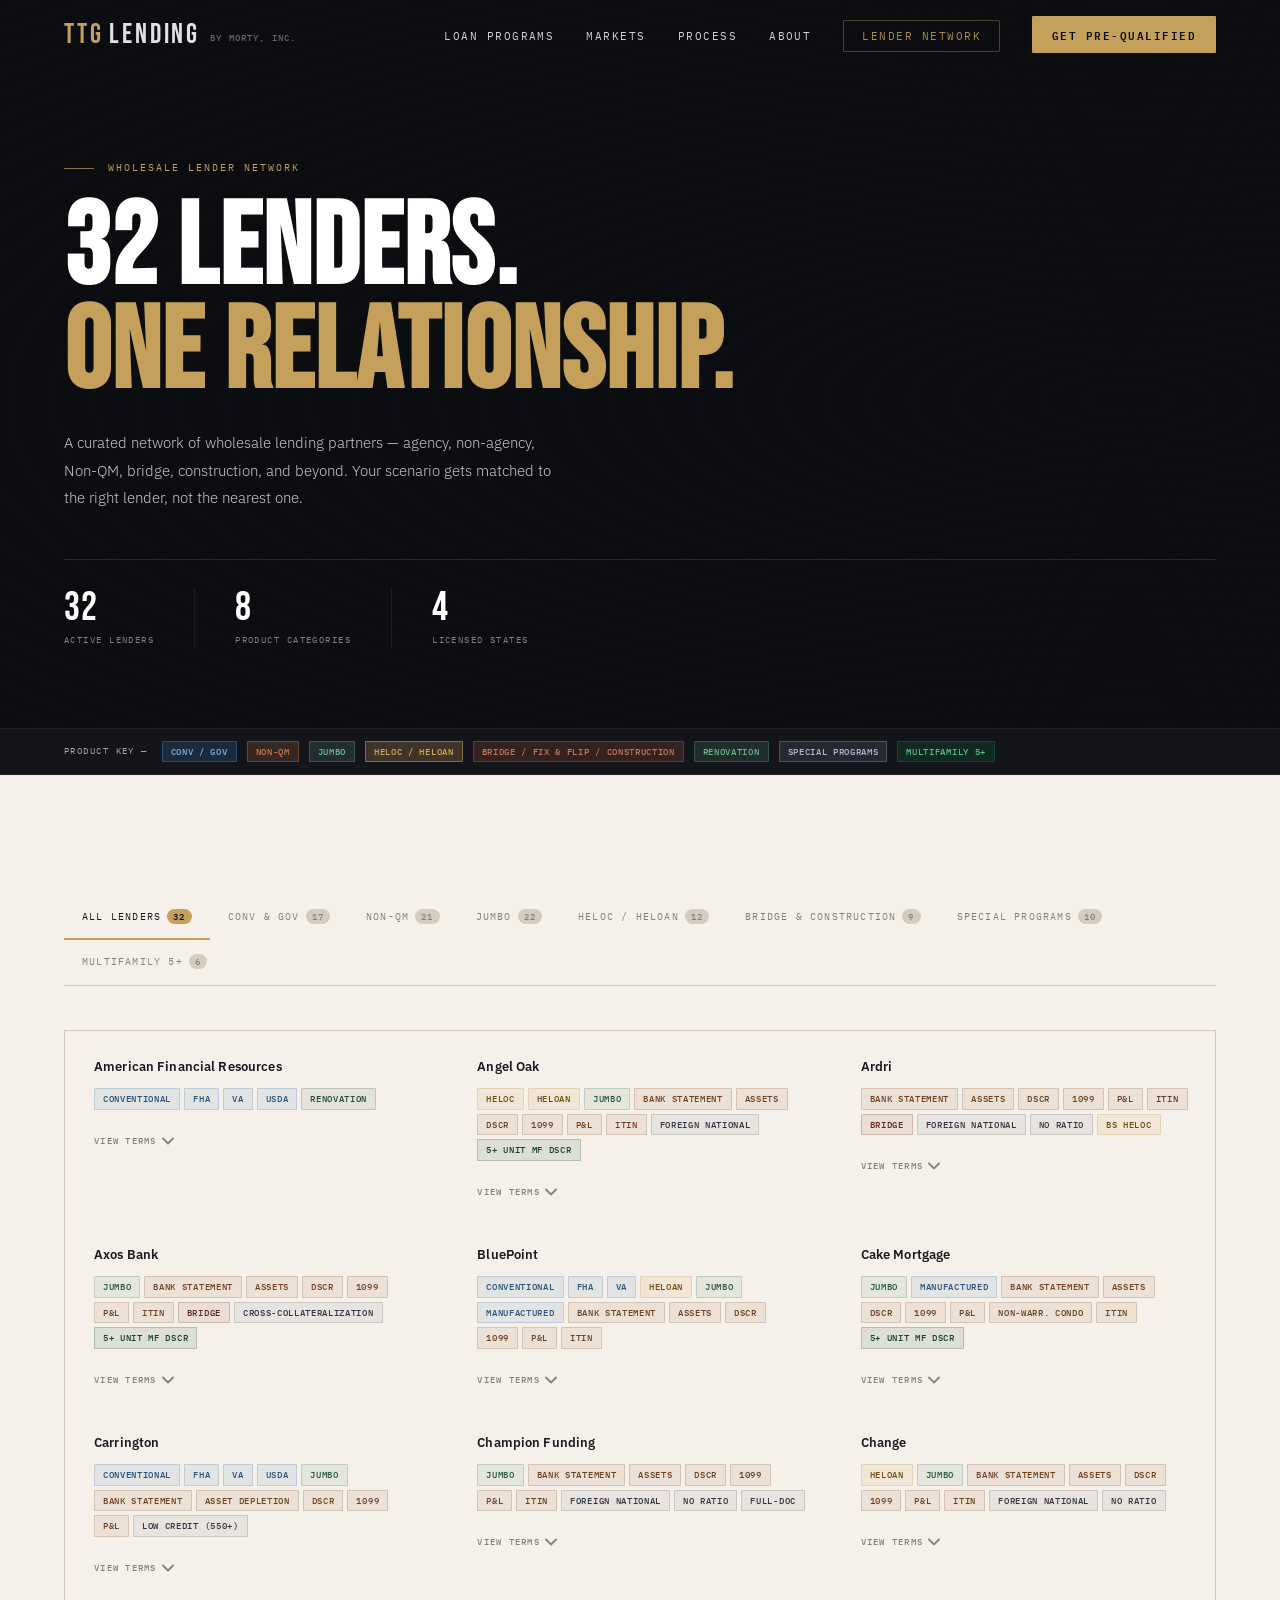
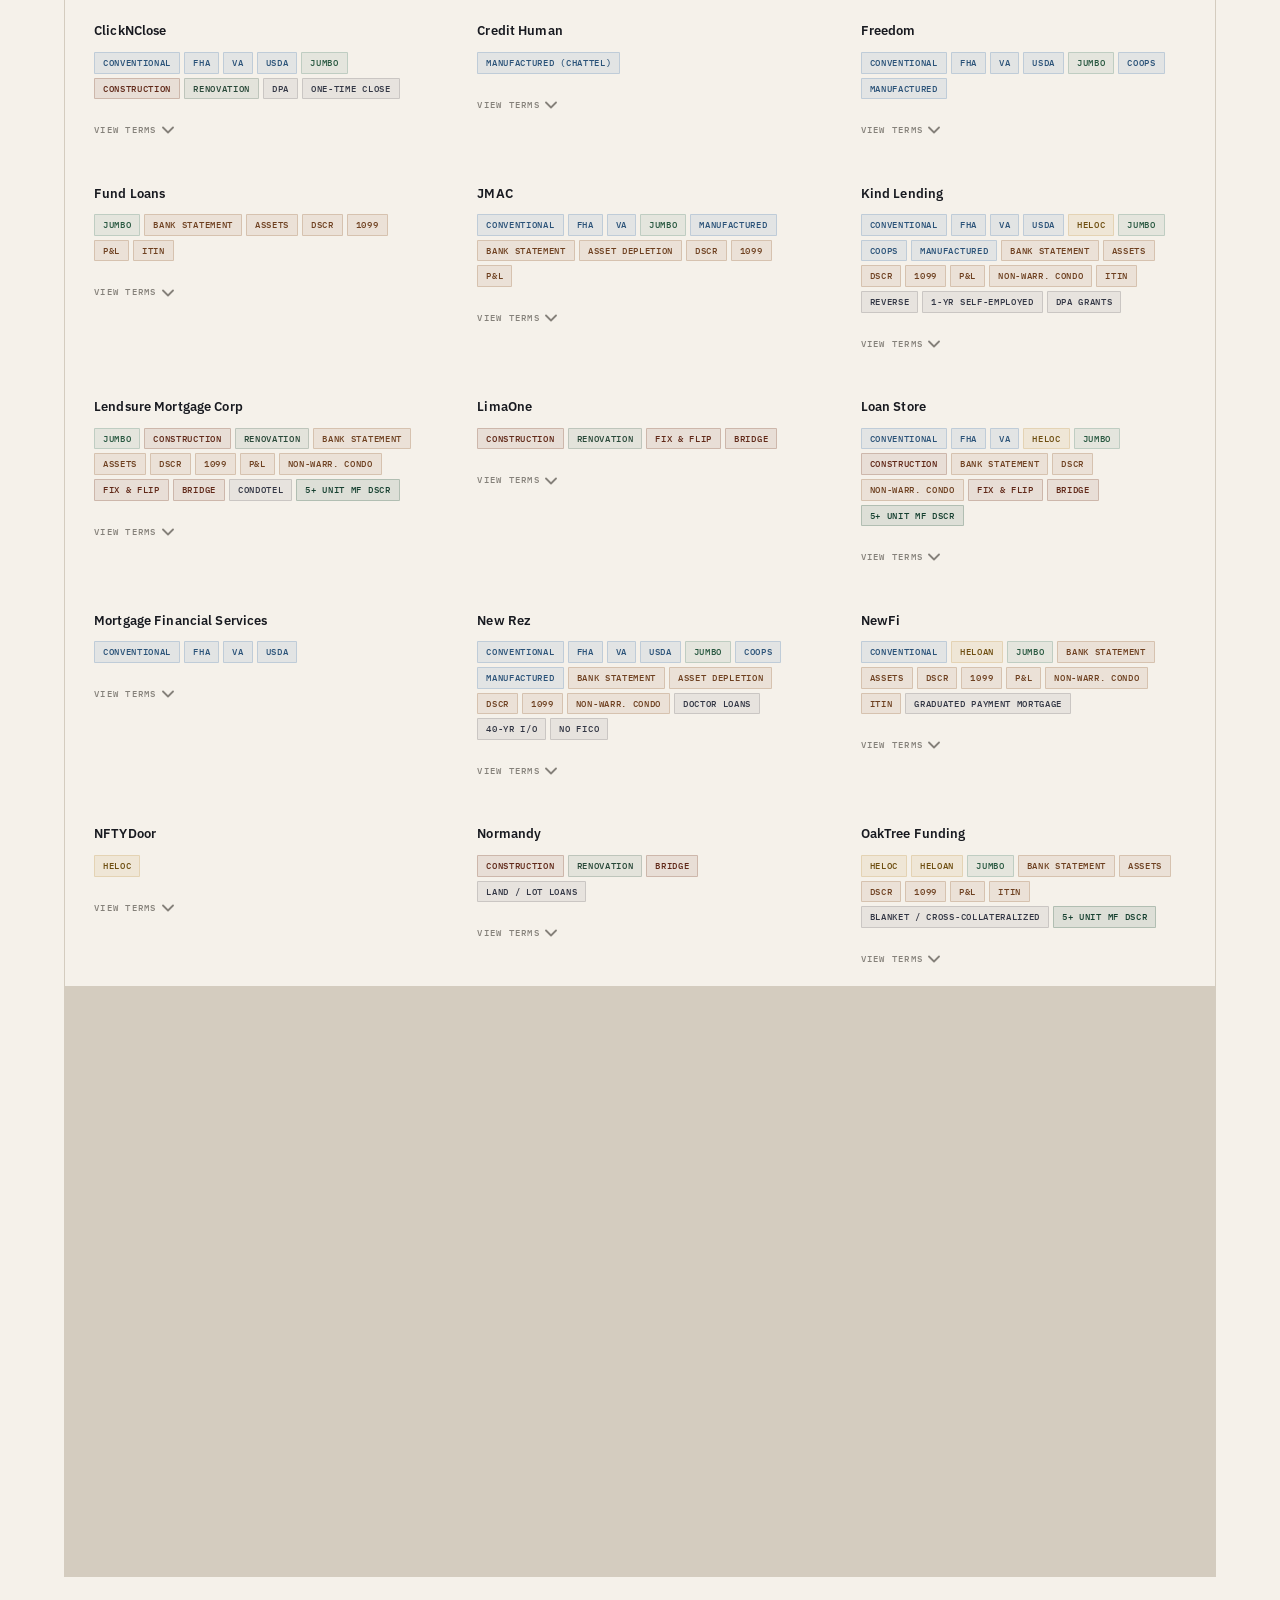
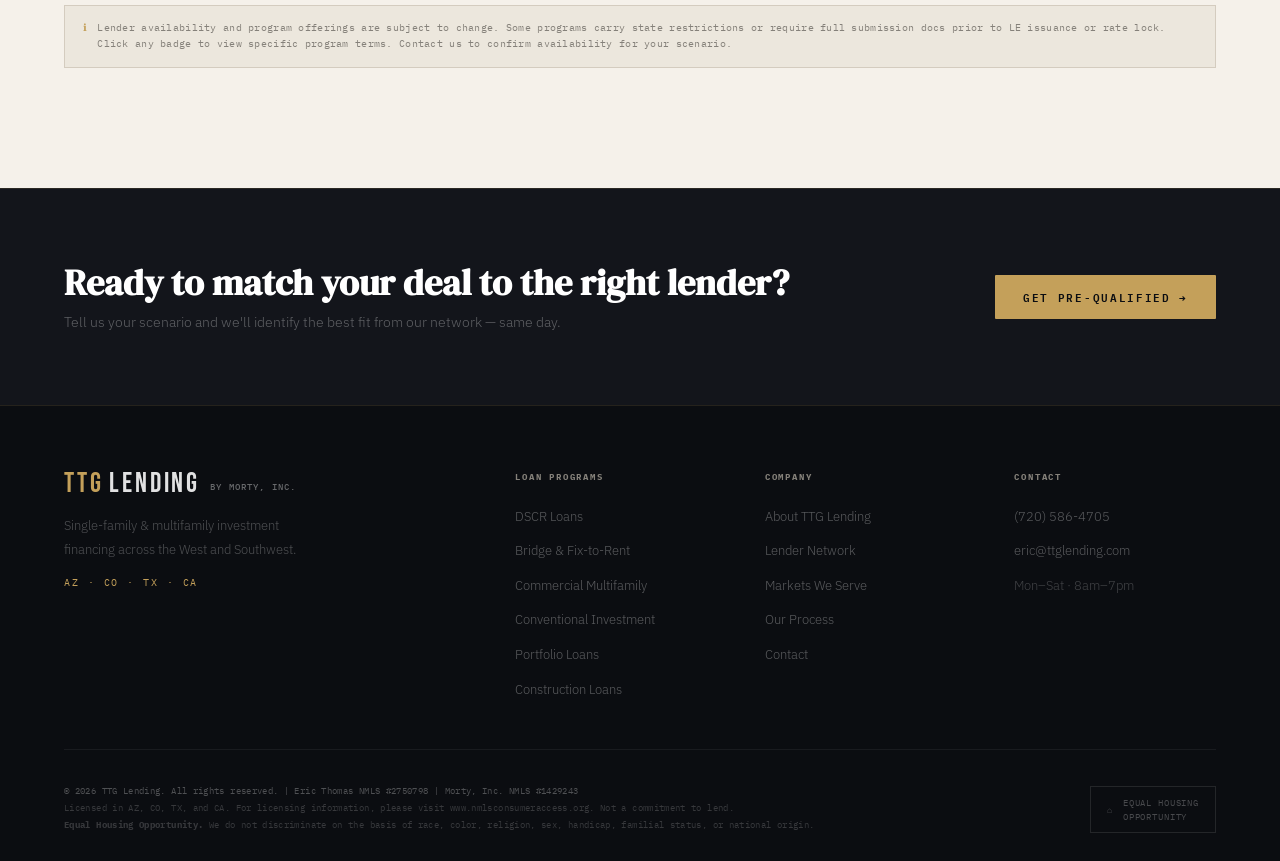
<file: lendernetwork2.html>
<!DOCTYPE html>
<html lang="en">
<head>
  <meta charset="UTF-8" />
  <meta name="viewport" content="width=device-width, initial-scale=1.0" />
  <title>Lender Network | TTG Lending</title>
  <meta name="description" content="TTG Lending's wholesale lender network — 32 active relationships across Conventional, Non-QM, Jumbo, HELOC, Bridge, and special programs." />
  <link rel="stylesheet" href="styles2.css" />
  <link rel="preconnect" href="https://fonts.googleapis.com" />
  <link rel="preconnect" href="https://fonts.gstatic.com" crossorigin />
  <link href="https://fonts.googleapis.com/css2?family=Bebas+Neue&family=DM+Serif+Display:ital@0;1&family=IBM+Plex+Sans:wght@300;400;500;600;700&family=IBM+Plex+Mono:wght@400;500;600&display=swap" rel="stylesheet" />
</head>
<body class="lenders-page">

  <!-- NAVBAR -->
  <nav class="navbar2" id="navbar">
    <div class="nav2-container">
      <a href="index2.html" class="nav2-logo">
        <span class="logo2-ttg">TTG</span><span class="logo2-lending">Lending</span><span class="logo2-morty">by Morty, Inc.</span>
      </a>
      <ul class="nav2-links" id="nav-links">
        <li><a href="index2.html#programs">Loan Programs</a></li>
        <li><a href="index2.html#states">Markets</a></li>
        <li><a href="index2.html#process">Process</a></li>
        <li><a href="index2.html#about">About</a></li>
        <li><a href="lendernetwork2.html" class="n2-ghost active">Lender Network</a></li>
        <li><a href="index2.html#contact" class="n2-cta">Get Pre-Qualified</a></li>
      </ul>
      <button class="hamburger2" id="hamburger" aria-label="Menu" aria-expanded="false">
        <span></span><span></span><span></span>
      </button>
    </div>
  </nav>

  <!-- PAGE HERO -->
  <section class="page-hero2">
    <div class="container">
      <div class="ph2-inner">
        <div class="ph2-eyebrow">Wholesale Lender Network</div>
        <h1 class="ph2-title">32 Lenders.<br /><em>One Relationship.</em></h1>
        <p class="ph2-sub">A curated network of wholesale lending partners — agency, non-agency, Non-QM, bridge, construction, and beyond. Your scenario gets matched to the right lender, not the nearest one.</p>
        <div class="ph2-stats">
          <div class="ph2-stat">
            <span class="ph2s-n">32</span>
            <span class="ph2s-l">Active Lenders</span>
          </div>
          <div class="ph2-stat">
            <span class="ph2s-n">8</span>
            <span class="ph2s-l">Product Categories</span>
          </div>
          <div class="ph2-stat">
            <span class="ph2s-n">4</span>
            <span class="ph2s-l">Licensed States</span>
          </div>
        </div>
      </div>
    </div>
  </section>

  <!-- LEGEND BAR -->
  <div class="legend2-bar">
    <div class="container">
      <div class="legend2-inner">
        <span class="legend2-lbl">Product Key —</span>
        <span class="badge2 conv">Conv / Gov</span>
        <span class="badge2 nqm">Non-QM</span>
        <span class="badge2 jumbo">Jumbo</span>
        <span class="badge2 heloc">HELOC / HELOAN</span>
        <span class="badge2 bridge">Bridge / Fix &amp; Flip / Construction</span>
        <span class="badge2 reno">Renovation</span>
        <span class="badge2 special">Special Programs</span>
        <span class="badge2 mf">Multifamily 5+</span>
      </div>
    </div>
  </div>

  <!-- LENDER NETWORK -->
  <section class="section lenders2-section" id="lenders">
    <div class="container">

      <!-- Filter Tabs -->
      <div class="lender-tabs2" id="lender-tabs">
        <button class="ltab2 active" data-filter="all">All Lenders <span class="ltab2-cnt">32</span></button>
        <button class="ltab2" data-filter="conv-gov">Conv &amp; Gov <span class="ltab2-cnt">17</span></button>
        <button class="ltab2" data-filter="non-qm">Non-QM <span class="ltab2-cnt">21</span></button>
        <button class="ltab2" data-filter="jumbo">Jumbo <span class="ltab2-cnt">22</span></button>
        <button class="ltab2" data-filter="heloc">HELOC / HELOAN <span class="ltab2-cnt">12</span></button>
        <button class="ltab2" data-filter="bridge-const">Bridge &amp; Construction <span class="ltab2-cnt">9</span></button>
        <button class="ltab2" data-filter="special">Special Programs <span class="ltab2-cnt">10</span></button>
        <button class="ltab2" data-filter="mf">Multifamily 5+ <span class="ltab2-cnt">6</span></button>
      </div>

      <!-- Lender Grid -->
      <div class="lender-grid2" id="lender-grid">

        <div class="lender-card2" data-cats="conv-gov special">
          <div class="lender-name2">American Financial Resources</div>
          <div class="lender-badges2">
            <span class="badge2 conv">Conventional</span><span class="badge2 conv">FHA</span><span class="badge2 conv">VA</span><span class="badge2 conv">USDA</span><span class="badge2 reno">Renovation</span>
          </div>
          <div class="lender-note2">FHA from 580 FICO · 3.5% down · DPA Advantage program for first responders, medical &amp; educators. Renovation (203k) available.</div>
        </div>

        <div class="lender-card2" data-cats="non-qm jumbo heloc special mf">
          <div class="lender-name2">Angel Oak</div>
          <div class="lender-badges2">
            <span class="badge2 heloc">HELOC</span><span class="badge2 heloc">HELOAN</span><span class="badge2 jumbo">Jumbo</span><span class="badge2 nqm">Bank Statement</span><span class="badge2 nqm">Assets</span><span class="badge2 nqm">DSCR</span><span class="badge2 nqm">1099</span><span class="badge2 nqm">P&amp;L</span><span class="badge2 nqm">ITIN</span><span class="badge2 special">Foreign National</span><span class="badge2 mf">5+ Unit MF DSCR</span>
          </div>
          <div class="lender-note2">Non-QM DSCR: 640 FICO, 80% LTV, from $150K · Bank Statement: 12/24-mo, 90% LTV, $3M · MF DSCR: 5–50+ units, DSCR 1.0, 75% LTV, $500K–$10M · Foreign National available. Not available in NY.</div>
        </div>

        <div class="lender-card2" data-cats="non-qm bridge-const heloc special">
          <div class="lender-name2">Ardri</div>
          <div class="lender-badges2">
            <span class="badge2 nqm">Bank Statement</span><span class="badge2 nqm">Assets</span><span class="badge2 nqm">DSCR</span><span class="badge2 nqm">1099</span><span class="badge2 nqm">P&amp;L</span><span class="badge2 nqm">ITIN</span><span class="badge2 bridge">Bridge</span><span class="badge2 special">Foreign National</span><span class="badge2 special">No Ratio</span><span class="badge2 heloc">BS HELOC</span>
          </div>
          <div class="lender-note2">DSCR: 620 FICO, 80% LTV, $3M · Bank Statement BS HELOC available · Foreign National, No Ratio, &amp; Bridge programs. Broad Non-QM platform.</div>
        </div>

        <div class="lender-card2" data-cats="non-qm jumbo bridge-const special mf">
          <div class="lender-name2">Axos Bank</div>
          <div class="lender-badges2">
            <span class="badge2 jumbo">Jumbo</span><span class="badge2 nqm">Bank Statement</span><span class="badge2 nqm">Assets</span><span class="badge2 nqm">DSCR</span><span class="badge2 nqm">1099</span><span class="badge2 nqm">P&amp;L</span><span class="badge2 nqm">ITIN</span><span class="badge2 bridge">Bridge</span><span class="badge2 special">Cross-Collateralization</span><span class="badge2 mf">5+ Unit MF DSCR</span>
          </div>
          <div class="lender-note2">DSCR: 640 FICO, 75% LTV, $3M · Bank Statement: 660 FICO, 85% LTV · MF DSCR: 5–50+ units, DSCR 0.75, 70% LTV, $500K–$20M · Cross-collateralization &amp; bridge available.</div>
        </div>

        <div class="lender-card2" data-cats="conv-gov non-qm jumbo heloc">
          <div class="lender-name2">BluePoint</div>
          <div class="lender-badges2">
            <span class="badge2 conv">Conventional</span><span class="badge2 conv">FHA</span><span class="badge2 conv">VA</span><span class="badge2 heloc">HELOAN</span><span class="badge2 jumbo">Jumbo</span><span class="badge2 conv">Manufactured</span><span class="badge2 nqm">Bank Statement</span><span class="badge2 nqm">Assets</span><span class="badge2 nqm">DSCR</span><span class="badge2 nqm">1099</span><span class="badge2 nqm">P&amp;L</span><span class="badge2 nqm">ITIN</span>
          </div>
          <div class="lender-note2">BlueXPanded DSCR: 620 FICO, 85% LTV (SFR/2-4u), up to $3M · Bank Statement: 620 FICO, 90% LTV, $3.5M · ITIN: 600/no-score FICO, 85% LTV · Full submission docs required prior to LE.</div>
        </div>

        <div class="lender-card2" data-cats="non-qm jumbo mf">
          <div class="lender-name2">Cake Mortgage</div>
          <div class="lender-badges2">
            <span class="badge2 jumbo">Jumbo</span><span class="badge2 conv">Manufactured</span><span class="badge2 nqm">Bank Statement</span><span class="badge2 nqm">Assets</span><span class="badge2 nqm">DSCR</span><span class="badge2 nqm">1099</span><span class="badge2 nqm">P&amp;L</span><span class="badge2 nqm">Non-Warr. Condo</span><span class="badge2 nqm">ITIN</span><span class="badge2 mf">5+ Unit MF DSCR</span>
          </div>
          <div class="lender-note2">DSCR SFR/2-4u: 660 FICO, 80% LTV, $3M · Bank Statement: 660 FICO, 85% LTV, $3M · MF DSCR: 5–20 units, DSCR 1.0, 75% LTV, $250K–$5M · ITIN &amp; Non-Warrantable Condo available.</div>
        </div>

        <div class="lender-card2" data-cats="conv-gov non-qm jumbo special">
          <div class="lender-name2">Carrington</div>
          <div class="lender-badges2">
            <span class="badge2 conv">Conventional</span><span class="badge2 conv">FHA</span><span class="badge2 conv">VA</span><span class="badge2 conv">USDA</span><span class="badge2 jumbo">Jumbo</span><span class="badge2 nqm">Bank Statement</span><span class="badge2 nqm">Asset Depletion</span><span class="badge2 nqm">DSCR</span><span class="badge2 nqm">1099</span><span class="badge2 nqm">P&amp;L</span><span class="badge2 special">Low Credit (550+)</span>
          </div>
          <div class="lender-note2">Investor Advantage DSCR: 620 FICO, 85% LTV, up to $3M, tiered DSCR pricing · Alt-doc from 550 FICO · 40-yr IO available · FHA/VA/USDA gov products. Full submission docs required prior to LE.</div>
        </div>

        <div class="lender-card2" data-cats="non-qm jumbo special">
          <div class="lender-name2">Champion Funding</div>
          <div class="lender-badges2">
            <span class="badge2 jumbo">Jumbo</span><span class="badge2 nqm">Bank Statement</span><span class="badge2 nqm">Assets</span><span class="badge2 nqm">DSCR</span><span class="badge2 nqm">1099</span><span class="badge2 nqm">P&amp;L</span><span class="badge2 nqm">ITIN</span><span class="badge2 special">Foreign National</span><span class="badge2 special">No Ratio</span><span class="badge2 special">Full-Doc</span>
          </div>
          <div class="lender-note2">DSCR 1-4u: 600 FICO, 80% LTV, up to $3M · DSCR 5-8u: 700 FICO, 75% LTV, up to $2M · ITIN DSCR: 660/no-score FICO, up to $1M · Foreign National &amp; No Ratio available.</div>
        </div>

        <div class="lender-card2" data-cats="non-qm jumbo heloc special">
          <div class="lender-name2">Change</div>
          <div class="lender-badges2">
            <span class="badge2 heloc">HELOAN</span><span class="badge2 jumbo">Jumbo</span><span class="badge2 nqm">Bank Statement</span><span class="badge2 nqm">Assets</span><span class="badge2 nqm">DSCR</span><span class="badge2 nqm">1099</span><span class="badge2 nqm">P&amp;L</span><span class="badge2 nqm">ITIN</span><span class="badge2 special">Foreign National</span><span class="badge2 special">No Ratio</span>
          </div>
          <div class="lender-note2">DSCR: 620 FICO, 80% LTV, $3M · Bank Statement: 660 FICO, 85% LTV · Foreign National &amp; No Ratio available · HELOAN available.</div>
        </div>

        <div class="lender-card2" data-cats="conv-gov jumbo bridge-const special">
          <div class="lender-name2">ClickNClose</div>
          <div class="lender-badges2">
            <span class="badge2 conv">Conventional</span><span class="badge2 conv">FHA</span><span class="badge2 conv">VA</span><span class="badge2 conv">USDA</span><span class="badge2 jumbo">Jumbo</span><span class="badge2 bridge">Construction</span><span class="badge2 reno">Renovation</span><span class="badge2 special">DPA</span><span class="badge2 special">One-Time Close</span>
          </div>
          <div class="lender-note2">One-Time Close · As low as 0% down (VA OTC) · 3.5% down (FHA OTC) · DPA programs available · Renovation lending available.</div>
        </div>

        <div class="lender-card2" data-cats="special">
          <div class="lender-name2">Credit Human</div>
          <div class="lender-badges2">
            <span class="badge2 conv">Manufactured (Chattel)</span>
          </div>
          <div class="lender-note2">Manufactured home specialist — chattel &amp; land-home · 5% down min · 700 FICO · Up to 95% LTV (land-home) · Competitive rates for factory-built housing.</div>
        </div>

        <div class="lender-card2" data-cats="conv-gov jumbo">
          <div class="lender-name2">Freedom</div>
          <div class="lender-badges2">
            <span class="badge2 conv">Conventional</span><span class="badge2 conv">FHA</span><span class="badge2 conv">VA</span><span class="badge2 conv">USDA</span><span class="badge2 jumbo">Jumbo</span><span class="badge2 conv">Coops</span><span class="badge2 conv">Manufactured</span>
          </div>
          <div class="lender-note2">FHA from 550 FICO · VA 100% LTV · USDA 100% LTV · Conventional with Coops &amp; Manufactured · CA, FL &amp; TX dual-capacity states only. No HELOC, New Construction, or Non-QM.</div>
        </div>

        <div class="lender-card2" data-cats="non-qm jumbo">
          <div class="lender-name2">Fund Loans</div>
          <div class="lender-badges2">
            <span class="badge2 jumbo">Jumbo</span><span class="badge2 nqm">Bank Statement</span><span class="badge2 nqm">Assets</span><span class="badge2 nqm">DSCR</span><span class="badge2 nqm">1099</span><span class="badge2 nqm">P&amp;L</span><span class="badge2 nqm">ITIN</span>
          </div>
          <div class="lender-note2">Apex Bank Statement/P&amp;L: 660 FICO, 90% LTV, $300K–$6M · DSCR Arete: 700 FICO, 80% LTV · Jumbo up to $6M · Full Non-QM suite with ITIN &amp; 1099.</div>
        </div>

        <div class="lender-card2" data-cats="conv-gov non-qm jumbo">
          <div class="lender-name2">JMAC</div>
          <div class="lender-badges2">
            <span class="badge2 conv">Conventional</span><span class="badge2 conv">FHA</span><span class="badge2 conv">VA</span><span class="badge2 jumbo">Jumbo</span><span class="badge2 conv">Manufactured</span><span class="badge2 nqm">Bank Statement</span><span class="badge2 nqm">Asset Depletion</span><span class="badge2 nqm">DSCR</span><span class="badge2 nqm">1099</span><span class="badge2 nqm">P&amp;L</span>
          </div>
          <div class="lender-note2">DSCR: up to $3.5M, DSCR ≥ 1.0, no-ratio options, mixed-use eligible · Asset Depletion &amp; Utilization · Bank Statement 12/24-mo · Conventional &amp; Gov agency suite.</div>
        </div>

        <div class="lender-card2" data-cats="conv-gov non-qm jumbo heloc special">
          <div class="lender-name2">Kind Lending</div>
          <div class="lender-badges2">
            <span class="badge2 conv">Conventional</span><span class="badge2 conv">FHA</span><span class="badge2 conv">VA</span><span class="badge2 conv">USDA</span><span class="badge2 heloc">HELOC</span><span class="badge2 jumbo">Jumbo</span><span class="badge2 conv">Coops</span><span class="badge2 conv">Manufactured</span><span class="badge2 nqm">Bank Statement</span><span class="badge2 nqm">Assets</span><span class="badge2 nqm">DSCR</span><span class="badge2 nqm">1099</span><span class="badge2 nqm">P&amp;L</span><span class="badge2 nqm">Non-Warr. Condo</span><span class="badge2 nqm">ITIN</span><span class="badge2 special">Reverse</span><span class="badge2 special">1-Yr Self-Employed</span><span class="badge2 special">DPA Grants</span>
          </div>
          <div class="lender-note2">Jumbo up to $3M · DSCR up to $3.5M, SFR to MF · HELOC available · Grants &amp; second lien DPA · Reverse mortgage · 1-yr self-employed · ITIN · Min 580 FICO. One of our broadest lenders.</div>
        </div>

        <div class="lender-card2" data-cats="non-qm jumbo bridge-const special mf">
          <div class="lender-name2">Lendsure Mortgage Corp</div>
          <div class="lender-badges2">
            <span class="badge2 jumbo">Jumbo</span><span class="badge2 bridge">Construction</span><span class="badge2 reno">Renovation</span><span class="badge2 nqm">Bank Statement</span><span class="badge2 nqm">Assets</span><span class="badge2 nqm">DSCR</span><span class="badge2 nqm">1099</span><span class="badge2 nqm">P&amp;L</span><span class="badge2 nqm">Non-Warr. Condo</span><span class="badge2 bridge">Fix &amp; Flip</span><span class="badge2 bridge">Bridge</span><span class="badge2 special">Condotel</span><span class="badge2 mf">5+ Unit MF DSCR</span>
          </div>
          <div class="lender-note2">Jumbo: 90% LTV to $1M · 80% LTV to $1.5M · Asset Qualifier: 660 FICO, 80–90% LTV · DSCR SFR/MF: 620 FICO, 75% LTV, $250K–$15M · Fix &amp; Flip, Bridge, Condotel, &amp; Construction all available.</div>
        </div>

        <div class="lender-card2" data-cats="bridge-const">
          <div class="lender-name2">LimaOne</div>
          <div class="lender-badges2">
            <span class="badge2 bridge">Construction</span><span class="badge2 reno">Renovation</span><span class="badge2 bridge">Fix &amp; Flip</span><span class="badge2 bridge">Bridge</span>
          </div>
          <div class="lender-note2">Fix &amp; Flip: up to 95% LTC, 100% rehab budget, $100K–$5M, 13–24 month terms · Construction &amp; Renovation · Asset-based, no income docs required · Investor-only lender.</div>
        </div>

        <div class="lender-card2" data-cats="conv-gov non-qm jumbo heloc bridge-const mf">
          <div class="lender-name2">Loan Store</div>
          <div class="lender-badges2">
            <span class="badge2 conv">Conventional</span><span class="badge2 conv">FHA</span><span class="badge2 conv">VA</span><span class="badge2 heloc">HELOC</span><span class="badge2 jumbo">Jumbo</span><span class="badge2 bridge">Construction</span><span class="badge2 nqm">Bank Statement</span><span class="badge2 nqm">DSCR</span><span class="badge2 nqm">Non-Warr. Condo</span><span class="badge2 bridge">Fix &amp; Flip</span><span class="badge2 bridge">Bridge</span><span class="badge2 mf">5+ Unit MF DSCR</span>
          </div>
          <div class="lender-note2">DSCR SFR/2-4u: 680 FICO, 80% LTV, $250K–$3M · DSCR 5-8u: 680 FICO, 70% LTV, $250K–$2M, DSCR ≥ 1.0 · HELOC funded in as few as 5 business days · Fix &amp; Flip &amp; Bridge via Old North Capital.</div>
        </div>

        <div class="lender-card2" data-cats="conv-gov">
          <div class="lender-name2">Mortgage Financial Services</div>
          <div class="lender-badges2">
            <span class="badge2 conv">Conventional</span><span class="badge2 conv">FHA</span><span class="badge2 conv">VA</span><span class="badge2 conv">USDA</span>
          </div>
          <div class="lender-note2">Agency-only lender · Conventional, FHA, VA &amp; USDA · Full government product suite · Competitive pricing on conforming loans.</div>
        </div>

        <div class="lender-card2" data-cats="conv-gov non-qm jumbo special">
          <div class="lender-name2">New Rez</div>
          <div class="lender-badges2">
            <span class="badge2 conv">Conventional</span><span class="badge2 conv">FHA</span><span class="badge2 conv">VA</span><span class="badge2 conv">USDA</span><span class="badge2 jumbo">Jumbo</span><span class="badge2 conv">Coops</span><span class="badge2 conv">Manufactured</span><span class="badge2 nqm">Bank Statement</span><span class="badge2 nqm">Asset Depletion</span><span class="badge2 nqm">DSCR</span><span class="badge2 nqm">1099</span><span class="badge2 nqm">Non-Warr. Condo</span><span class="badge2 special">Doctor Loans</span><span class="badge2 special">40-Yr I/O</span><span class="badge2 special">No FICO</span>
          </div>
          <div class="lender-note2">SmartSelf Bank Statement: 660 FICO, 90% LTV, up to $3M · SmartVest DSCR: 600 FICO, DSCR 1.0, up to $2M, 20 financed props allowed · 40-yr I/O · Doctor Loans · No FICO options · USDA 100% &amp; Conv 97% LTV.</div>
        </div>

        <div class="lender-card2" data-cats="conv-gov non-qm jumbo heloc special">
          <div class="lender-name2">NewFi</div>
          <div class="lender-badges2">
            <span class="badge2 conv">Conventional</span><span class="badge2 heloc">HELOAN</span><span class="badge2 jumbo">Jumbo</span><span class="badge2 nqm">Bank Statement</span><span class="badge2 nqm">Assets</span><span class="badge2 nqm">DSCR</span><span class="badge2 nqm">1099</span><span class="badge2 nqm">P&amp;L</span><span class="badge2 nqm">Non-Warr. Condo</span><span class="badge2 nqm">ITIN</span><span class="badge2 special">Graduated Payment Mortgage</span>
          </div>
          <div class="lender-note2">Artemis DSCR: 640 FICO, DSCR 1.0, 80% LTV, $150K–$3M · Hercules Non-QM: 660 FICO, 90% LTV, up to $3.5M (620 FICO at 85% LTV / $2M) · Graduated Payment Mortgage available. Not available in NY. Full submission docs required prior to lock.</div>
        </div>

        <div class="lender-card2" data-cats="heloc">
          <div class="lender-name2">NFTYDoor</div>
          <div class="lender-badges2">
            <span class="badge2 heloc">HELOC</span>
          </div>
          <div class="lender-note2">HELOC specialist · Fast fully-digital process · Primary residence &amp; second homes · Competitive HELOC rates. HELOC product only.</div>
        </div>

        <div class="lender-card2" data-cats="bridge-const special">
          <div class="lender-name2">Normandy</div>
          <div class="lender-badges2">
            <span class="badge2 bridge">Construction</span><span class="badge2 reno">Renovation</span><span class="badge2 bridge">Bridge</span><span class="badge2 special">Land / Lot Loans</span>
          </div>
          <div class="lender-note2">Land &amp; Lot Loans · Bridge Loans · Construction &amp; Renovation · Specialist for hard-to-place land and transitional lending scenarios.</div>
        </div>

        <div class="lender-card2" data-cats="non-qm jumbo heloc special mf">
          <div class="lender-name2">OakTree Funding</div>
          <div class="lender-badges2">
            <span class="badge2 heloc">HELOC</span><span class="badge2 heloc">HELOAN</span><span class="badge2 jumbo">Jumbo</span><span class="badge2 nqm">Bank Statement</span><span class="badge2 nqm">Assets</span><span class="badge2 nqm">DSCR</span><span class="badge2 nqm">1099</span><span class="badge2 nqm">P&amp;L</span><span class="badge2 nqm">ITIN</span><span class="badge2 special">Blanket / Cross-Collateralized</span><span class="badge2 mf">5+ Unit MF DSCR</span>
          </div>
          <div class="lender-note2">DSCR: 620 FICO, 80% LTV · MF DSCR: 5–100+ units, DSCR 0.75, 75% LTV, $500K–$20M · Blanket &amp; Cross-Collateralized portfolios · HELOC &amp; HELOAN available · ITIN available.</div>
        </div>

        <div class="lender-card2" data-cats="conv-gov non-qm jumbo special">
          <div class="lender-name2">Orion</div>
          <div class="lender-badges2">
            <span class="badge2 conv">Conventional</span><span class="badge2 conv">FHA</span><span class="badge2 conv">VA</span><span class="badge2 conv">USDA</span><span class="badge2 jumbo">Jumbo</span><span class="badge2 conv">Manufactured</span><span class="badge2 nqm">Bank Statement</span><span class="badge2 nqm">Assets</span><span class="badge2 nqm">DSCR</span><span class="badge2 nqm">1099</span><span class="badge2 nqm">P&amp;L</span><span class="badge2 nqm">Non-Warr. Condo</span><span class="badge2 nqm">ITIN</span><span class="badge2 special">Doctor Loans</span>
          </div>
          <div class="lender-note2">COIN DSCR: as low as DSCR 0.01, MF up to $20M, mixed-use eligible · Bank Statement: 660 FICO, 90% LTV · Doctor Loans · ITIN · Full submission docs required prior to lock for DSCR programs.</div>
        </div>

        <div class="lender-card2" data-cats="conv-gov jumbo heloc">
          <div class="lender-name2">PennyMac</div>
          <div class="lender-badges2">
            <span class="badge2 conv">Conventional</span><span class="badge2 conv">FHA</span><span class="badge2 heloc">HELOAN</span><span class="badge2 jumbo">Jumbo</span><span class="badge2 conv">Manufactured</span>
          </div>
          <div class="lender-note2">Conventional from 3% down · FHA from 580 FICO · HELOAN available · Manufactured homes · Competitive conventional pricing. No Non-QM. Not available in NY.</div>
        </div>

        <div class="lender-card2" data-cats="conv-gov non-qm jumbo heloc special">
          <div class="lender-name2">Plaza Home Mortgage</div>
          <div class="lender-badges2">
            <span class="badge2 conv">Conventional</span><span class="badge2 conv">FHA</span><span class="badge2 conv">VA</span><span class="badge2 conv">USDA</span><span class="badge2 heloc">HELOAN</span><span class="badge2 jumbo">Jumbo</span><span class="badge2 conv">Coops</span><span class="badge2 reno">Renovation</span><span class="badge2 nqm">Bank Statement</span><span class="badge2 nqm">Assets</span><span class="badge2 nqm">DSCR</span><span class="badge2 nqm">1099</span><span class="badge2 nqm">P&amp;L</span><span class="badge2 special">Reverse</span>
          </div>
          <div class="lender-note2">Solutions Non-QM 1/3/4: 660 FICO, 90% LTV, up to $3M · DSCR IS Series: 660–680 FICO, 80% LTV, $100K–$3M, STR eligible · Reverse mortgage · Full agency suite including Coops &amp; USDA.</div>
        </div>

        <div class="lender-card2" data-cats="conv-gov non-qm jumbo heloc special">
          <div class="lender-name2">PRMG</div>
          <div class="lender-badges2">
            <span class="badge2 conv">Conventional</span><span class="badge2 conv">FHA</span><span class="badge2 conv">VA</span><span class="badge2 conv">USDA</span><span class="badge2 heloc">HELOC</span><span class="badge2 jumbo">Jumbo</span><span class="badge2 conv">Manufactured</span><span class="badge2 nqm">Bank Statement</span><span class="badge2 nqm">DSCR</span><span class="badge2 nqm">Non-Warr. Condo</span><span class="badge2 special">Foreign National</span><span class="badge2 special">DPA — Chenoa / CALHFA</span>
          </div>
          <div class="lender-note2">Bank Statement: 12/24-mo, 660 FICO, 90% LTV · DSCR available · Chenoa FHA DPA · CALHFA · State DPA programs in CA, CO, FL, UT &amp; WI · HELOC available (no broker comp) · Foreign National.</div>
        </div>

        <div class="lender-card2" data-cats="conv-gov jumbo">
          <div class="lender-name2">Provident Funding</div>
          <div class="lender-badges2">
            <span class="badge2 conv">Conventional</span><span class="badge2 jumbo">Jumbo</span>
          </div>
          <div class="lender-note2">Conventional-only · Competitive conventional &amp; jumbo pricing · Conforming loan specialist · No FHA, VA, or Non-QM products.</div>
        </div>

        <div class="lender-card2" data-cats="conv-gov non-qm jumbo heloc special">
          <div class="lender-name2">Rocket</div>
          <div class="lender-badges2">
            <span class="badge2 conv">Conventional</span><span class="badge2 conv">FHA</span><span class="badge2 conv">VA</span><span class="badge2 heloc">HELOAN</span><span class="badge2 jumbo">Jumbo</span><span class="badge2 conv">Coops</span><span class="badge2 conv">Manufactured</span><span class="badge2 nqm">Bank Statement</span><span class="badge2 nqm">Assets</span><span class="badge2 nqm">Non-Warr. Condo</span><span class="badge2 special">40-Yr I/O</span><span class="badge2 special">DPA Grants</span>
          </div>
          <div class="lender-note2">Bank Statement Non-QM · Asset Qualifier · 40-yr I/O · DPA grants &amp; second lien · HELOAN available · Coops &amp; Manufactured · Min 580 FICO · No VA product.</div>
        </div>

        <div class="lender-card2" data-cats="non-qm heloc">
          <div class="lender-name2">SpringEq</div>
          <div class="lender-badges2">
            <span class="badge2 heloc">HELOC</span><span class="badge2 heloc">HELOAN</span><span class="badge2 nqm">DSCR</span>
          </div>
          <div class="lender-note2">HELOC: 660 FICO primary / 700 FICO investment · Up to 90% LTV (primary) · $50K–$400K · 5-yr interest-only draw period · DSCR investment HELOC available · HELOC/HELOAN products only.</div>
        </div>

        <div class="lender-card2" data-cats="conv-gov jumbo bridge-const special">
          <div class="lender-name2">Windsor</div>
          <div class="lender-badges2">
            <span class="badge2 conv">Conventional</span><span class="badge2 conv">FHA</span><span class="badge2 conv">VA</span><span class="badge2 conv">USDA</span><span class="badge2 jumbo">Jumbo</span><span class="badge2 conv">Coops</span><span class="badge2 conv">Manufactured</span><span class="badge2 bridge">Bridge</span><span class="badge2 special">DPA — CALHFA</span><span class="badge2 special">Multiple DPA Programs</span>
          </div>
          <div class="lender-note2">Multiple DPA programs including CALHFA · CALHFA eligibility calculators available · Full agency suite with Coops &amp; Manufactured · Bridge available · FHA min 600 FICO.</div>
        </div>

      </div><!-- end lender-grid2 -->

      <div class="lender-footer-note2">
        <span class="lfi2-icon">ℹ</span>
        Lender availability and program offerings are subject to change. Some programs carry state restrictions or require full submission docs prior to LE issuance or rate lock. Click any badge to view specific program terms. Contact us to confirm availability for your scenario.
      </div>

    </div>
  </section>

  <!-- CTA STRIP -->
  <section class="lender-cta-strip2">
    <div class="container">
      <div class="lcs2-inner">
        <div>
          <h2>Ready to match your deal to the right lender?</h2>
          <p>Tell us your scenario and we'll identify the best fit from our network — same day.</p>
        </div>
        <a href="index2.html#contact" class="btn2-primary">Get Pre-Qualified →</a>
      </div>
    </div>
  </section>

  <!-- FOOTER -->
  <footer class="footer2">
    <div class="container">
      <div class="footer2-grid">
        <div class="footer2-brand">
          <a href="index2.html" class="nav2-logo">
            <span class="logo2-ttg">TTG</span><span class="logo2-lending">Lending</span><span class="logo2-morty">by Morty, Inc.</span>
          </a>
          <p>Single-family &amp; multifamily investment financing across the West and Southwest.</p>
          <div class="footer2-states">AZ · CO · TX · CA</div>
        </div>
        <div class="footer2-col">
          <h4>Loan Programs</h4>
          <ul>
            <li><a href="index2.html#programs">DSCR Loans</a></li>
            <li><a href="index2.html#programs">Bridge &amp; Fix-to-Rent</a></li>
            <li><a href="index2.html#programs">Commercial Multifamily</a></li>
            <li><a href="index2.html#programs">Conventional Investment</a></li>
            <li><a href="index2.html#programs">Portfolio Loans</a></li>
            <li><a href="index2.html#programs">Construction Loans</a></li>
          </ul>
        </div>
        <div class="footer2-col">
          <h4>Company</h4>
          <ul>
            <li><a href="index2.html#about">About TTG Lending</a></li>
            <li><a href="lendernetwork2.html">Lender Network</a></li>
            <li><a href="index2.html#states">Markets We Serve</a></li>
            <li><a href="index2.html#process">Our Process</a></li>
            <li><a href="index2.html#contact">Contact</a></li>
          </ul>
        </div>
        <div class="footer2-col">
          <h4>Contact</h4>
          <ul>
            <li><a href="tel:+17205864705">(720) 586-4705</a></li>
            <li><a href="mailto:eric@ttglending.com">eric@ttglending.com</a></li>
            <li><span>Mon–Sat · 8am–7pm</span></li>
          </ul>
        </div>
      </div>
      <div class="footer2-bottom">
        <div class="footer2-legal">
          <p>&copy; 2026 TTG Lending. All rights reserved. | Eric Thomas NMLS #2750798 | Morty, Inc. NMLS #1429243</p>
          <p>Licensed in AZ, CO, TX, and CA. For licensing information, please visit <a href="https://www.nmlsconsumeraccess.org" target="_blank" rel="noopener noreferrer">www.nmlsconsumeraccess.org</a>. Not a commitment to lend.</p>
          <p><strong>Equal Housing Opportunity.</strong> We do not discriminate on the basis of race, color, religion, sex, handicap, familial status, or national origin.</p>
        </div>
        <div class="footer2-ehl">
          <span class="f2-ehl-icon">⌂</span>
          <span>Equal Housing<br />Opportunity</span>
        </div>
      </div>
    </div>
  </footer>

  <script src="script2.js"></script>
</body>
</html>
</file>
<file: styles-consumer.css>
/* ============================================================
   TTG LENDING v2 — INSTITUTIONAL · MODERN · WESTERN
   Bebas Neue · DM Serif Display · IBM Plex Sans · IBM Plex Mono
   ============================================================ */

/* ---- Reset ---- */
*, *::before, *::after { box-sizing: border-box; margin: 0; padding: 0; }
html { scroll-behavior: smooth; }
body {
  font-family: 'IBM Plex Sans', -apple-system, BlinkMacSystemFont, sans-serif;
  font-weight: 400;
  line-height: 1.6;
  color: var(--ink);
  background: var(--cream);
  -webkit-font-smoothing: antialiased;
  -moz-osx-font-smoothing: grayscale;
  overflow-x: hidden;
}
a { text-decoration: none; color: inherit; }
ul { list-style: none; }
img { display: block; max-width: 100%; }

/* ---- Design Tokens ---- */
:root {
  /* Dark palette */
  --obsidian:     #0b0d11;
  --graphite:     #13151b;
  --iron:         #1c1f27;
  --slate:        #272b38;
  --ash:          #474c5c;

  /* Neutrals */
  --stone:        #85817a;
  --sand:         #d4ccbf;
  --parchment:    #ece7dd;
  --cream:        #f5f1ea;
  --white:        #ffffff;
  --ink:          #181a20;

  /* Western accents */
  --gold:         #c4a05a;
  --gold-lt:      #d8ba7a;
  --gold-dk:      #9a7838;
  --gold-pale:    rgba(196,160,90,0.12);
  --copper:       #9c6840;
  --rust:         #7a3c28;

  /* Type */
  --ff-disp:      'Bebas Neue', 'Arial Narrow', Arial, sans-serif;
  --ff-serif:     'DM Serif Display', Georgia, 'Times New Roman', serif;
  --ff-body:      'IBM Plex Sans', -apple-system, sans-serif;
  --ff-mono:      'IBM Plex Mono', 'Courier New', monospace;

  /* Layout */
  --sp:           clamp(80px, 10vw, 120px);
  --max-w:        1320px;
  --t:            0.2s ease;
}

/* ---- Utility ---- */
.container {
  max-width: var(--max-w);
  margin: 0 auto;
  padding: 0 clamp(20px, 5vw, 64px);
}
.section { padding: var(--sp) 0; }

/* Mono label (section eyebrows) */
.v2-label {
  font-family: var(--ff-mono);
  font-size: 10px;
  font-weight: 500;
  letter-spacing: 0.2em;
  text-transform: uppercase;
  color: var(--gold);
  display: flex;
  align-items: center;
  gap: 14px;
  margin-bottom: 20px;
}
.v2-label::before {
  content: '';
  display: block;
  width: 32px;
  height: 1px;
  background: currentColor;
  flex-shrink: 0;
}
.v2-label.on-dark { color: var(--gold); }
.v2-label.on-light { color: var(--gold-dk); }

/* ============================================================
   NAVBAR
   ============================================================ */
.navbar2 {
  position: fixed;
  top: 0; left: 0; right: 0;
  z-index: 900;
  background: transparent;
  border-bottom: 1px solid transparent;
  transition: background var(--t), border-color var(--t), backdrop-filter var(--t);
}
.navbar2.scrolled {
  background: rgba(11,13,17,0.95);
  backdrop-filter: blur(16px);
  -webkit-backdrop-filter: blur(16px);
  border-bottom-color: rgba(196,160,90,0.15);
}
.nav2-container {
  max-width: var(--max-w);
  margin: 0 auto;
  padding: 0 clamp(20px, 5vw, 64px);
  height: 70px;
  display: flex;
  align-items: center;
  justify-content: space-between;
}
.nav2-logo {
  display: flex;
  align-items: baseline;
  gap: 0;
}
.logo2-ttg {
  font-family: var(--ff-disp);
  font-size: 28px;
  letter-spacing: 0.1em;
  color: var(--gold);
  line-height: 1;
}
.logo2-lending {
  font-family: var(--ff-disp);
  font-size: 28px;
  letter-spacing: 0.1em;
  text-transform: uppercase;
  color: rgba(255,255,255,0.88);
  padding-left: 6px;
  line-height: 1;
}
.logo2-morty {
  font-family: var(--ff-mono);
  font-size: 9px;
  font-weight: 500;
  letter-spacing: 0.13em;
  text-transform: uppercase;
  color: rgba(255,255,255,0.38);
  padding-left: 10px;
  align-self: flex-end;
  padding-bottom: 4px;
  white-space: nowrap;
}
.nav2-links {
  display: flex;
  align-items: center;
  gap: 32px;
}
.nav2-links a {
  font-family: var(--ff-mono);
  font-size: 10.5px;
  font-weight: 400;
  letter-spacing: 0.14em;
  text-transform: uppercase;
  color: rgba(255,255,255,0.82);
  transition: color var(--t);
}
.nav2-links a:hover { color: var(--white); }
.nav2-links a.active { color: var(--gold); }
.n2-cta {
  background: var(--gold) !important;
  color: var(--obsidian) !important;
  padding: 9px 20px;
  border-radius: 1px;
  font-weight: 600 !important;
  transition: background var(--t) !important;
}
.n2-cta:hover { background: var(--gold-lt) !important; }
.n2-ghost {
  border: 1px solid rgba(196,160,90,0.35) !important;
  color: rgba(196,160,90,0.85) !important;
  padding: 8px 18px;
  border-radius: 1px;
  transition: border-color var(--t), color var(--t) !important;
}
.n2-ghost:hover {
  border-color: var(--gold) !important;
  color: var(--gold) !important;
}
.hamburger2 {
  display: none;
  flex-direction: column;
  gap: 5px;
  background: none;
  border: none;
  cursor: pointer;
  padding: 4px;
  z-index: 910;
}
.hamburger2 span {
  display: block;
  width: 22px;
  height: 1.5px;
  background: var(--white);
  transition: all 0.22s;
}

/* ============================================================
   HERO
   ============================================================ */
.hero2 {
  position: relative;
  min-height: 100vh;
  background: linear-gradient(160deg, #0a0c16 0%, #0b0d11 55%, #0d0b12 100%);
  overflow: hidden;
}

/* Commercial building window grid texture */
.hero2-windows {
  position: absolute;
  inset: 0;
  z-index: 0;
  opacity: 0.55;
}
.hero2-windows svg {
  width: 100%;
  height: 100%;
  display: block;
}

/* Topographic line overlay — Western cartographic feel */
.hero2::before {
  content: '';
  position: absolute;
  inset: 0;
  z-index: 1;
  background-image:
    repeating-radial-gradient(
      ellipse 160% 90% at 10% 90%,
      transparent 0, transparent 36px,
      rgba(196,160,90,0.032) 36px,
      rgba(196,160,90,0.032) 37px
    ),
    repeating-radial-gradient(
      ellipse 100% 70% at 80% 10%,
      transparent 0, transparent 50px,
      rgba(196,160,90,0.018) 50px,
      rgba(196,160,90,0.018) 51px
    ),
    repeating-radial-gradient(
      ellipse 70% 50% at 50% 50%,
      transparent 0, transparent 65px,
      rgba(196,160,90,0.012) 65px,
      rgba(196,160,90,0.012) 66px
    );
  pointer-events: none;
}

/* Subtle gradient bottom vignette */
.hero2::after {
  content: '';
  position: absolute;
  bottom: 0; left: 0; right: 0;
  height: 35%;
  background: linear-gradient(to top, rgba(6,8,14,0.65), transparent);
  z-index: 2;
  pointer-events: none;
}

.hero2-inner {
  position: relative;
  z-index: 3;
  max-width: var(--max-w);
  margin: 0 auto;
  padding: 180px clamp(20px, 5vw, 64px) 100px;
}

/* Geo coordinate eyebrow — Western cartographic */
.hero2-coord {
  font-family: var(--ff-mono);
  font-size: 10px;
  font-weight: 400;
  letter-spacing: 0.24em;
  text-transform: uppercase;
  color: rgba(196,160,90,0.92);
  margin-bottom: 18px;
}

.hero2-eyebrow {
  font-family: var(--ff-mono);
  font-size: 10.5px;
  font-weight: 500;
  letter-spacing: 0.2em;
  text-transform: uppercase;
  color: var(--gold);
  display: flex;
  align-items: center;
  gap: 14px;
  margin-bottom: 24px;
}
.hero2-eyebrow::before {
  content: '';
  display: block;
  width: 36px;
  height: 1px;
  background: var(--gold);
  opacity: 0.7;
}

.hero2-title {
  font-family: var(--ff-disp);
  font-size: clamp(72px, 11vw, 156px);
  line-height: 0.9;
  letter-spacing: 0.01em;
  color: var(--white);
  margin-bottom: 28px;
  max-width: 1100px;
}
.hero2-title em {
  font-style: normal;
  color: var(--gold);
  display: block;
}

.hero2-rule {
  width: clamp(200px, 40%, 480px);
  height: 1px;
  background: linear-gradient(to right, rgba(196,160,90,0.5), transparent);
  margin-bottom: 28px;
}

.hero2-sub {
  font-size: clamp(14px, 1.6vw, 16px);
  font-weight: 300;
  line-height: 1.8;
  color: rgba(255,255,255,0.96);
  max-width: 520px;
  margin-bottom: 36px;
}

/* Property type pills */
.hero2-pills {
  display: flex;
  flex-wrap: wrap;
  gap: 6px;
  margin-bottom: 40px;
}
.hero2-pills span {
  font-family: var(--ff-mono);
  font-size: 9px;
  letter-spacing: 0.18em;
  text-transform: uppercase;
  color: rgba(255,255,255,0.72);
  border: 1px solid rgba(255,255,255,0.28);
  padding: 5px 12px;
  border-radius: 1px;
  transition: border-color var(--t), color var(--t);
  cursor: default;
}
.hero2-pills span:hover {
  border-color: rgba(196,160,90,0.4);
  color: rgba(196,160,90,0.8);
}

/* CTAs */
.hero2-ctas {
  display: flex;
  gap: 12px;
  flex-wrap: wrap;
  margin-bottom: 72px;
}
.btn2-primary {
  display: inline-block;
  background: var(--gold);
  color: var(--obsidian);
  font-family: var(--ff-mono);
  font-size: 10.5px;
  font-weight: 600;
  letter-spacing: 0.16em;
  text-transform: uppercase;
  padding: 14px 28px;
  border-radius: 1px;
  transition: background var(--t);
  border: none;
  cursor: pointer;
}
.btn2-primary:hover { background: var(--gold-lt); }
.btn2-ghost {
  display: inline-block;
  background: transparent;
  color: rgba(255,255,255,0.7);
  font-family: var(--ff-mono);
  font-size: 10.5px;
  font-weight: 400;
  letter-spacing: 0.16em;
  text-transform: uppercase;
  padding: 13px 26px;
  border: 1px solid rgba(255,255,255,0.18);
  border-radius: 1px;
  transition: border-color var(--t), color var(--t);
}
.btn2-ghost:hover {
  border-color: rgba(196,160,90,0.5);
  color: var(--gold);
}

/* Hero stats strip */
.hero2-stats {
  border-top: 1px solid rgba(196,160,90,0.18);
  padding-top: 28px;
  display: grid;
  grid-template-columns: repeat(4, auto);
  gap: 0;
  justify-content: start;
}
.h2-stat {
  padding: 0 40px;
  border-left: 1px solid rgba(255,255,255,0.07);
}
.h2-stat:first-child { padding-left: 0; border-left: none; }
.h2s-n {
  display: block;
  font-family: var(--ff-disp);
  font-size: clamp(30px, 3.5vw, 46px);
  color: var(--white);
  letter-spacing: 0.02em;
  line-height: 1;
  margin-bottom: 5px;
}
.h2s-l {
  display: block;
  font-family: var(--ff-mono);
  font-size: 9px;
  letter-spacing: 0.16em;
  text-transform: uppercase;
  color: rgba(255,255,255,0.65);
}

/* ============================================================
   TRUST TICKER
   ============================================================ */
.trust2 {
  background: var(--graphite);
  border-top: 1px solid rgba(196,160,90,0.12);
  border-bottom: 1px solid rgba(196,160,90,0.12);
  padding: 13px 0;
  overflow: hidden;
}
.trust2-wrap {
  display: flex;
  align-items: center;
  gap: 0;
}
.trust2-tag {
  font-family: var(--ff-mono);
  font-size: 9px;
  letter-spacing: 0.22em;
  text-transform: uppercase;
  color: rgba(255,255,255,0.72);
  flex-shrink: 0;
  padding-right: 32px;
  border-right: 1px solid rgba(255,255,255,0.12);
  margin-right: 32px;
  white-space: nowrap;
}
.trust2-cities {
  display: flex;
  gap: 0;
  align-items: center;
  flex-wrap: nowrap;
  overflow: hidden;
}
.trust2-cities span {
  font-family: var(--ff-mono);
  font-size: 9.5px;
  letter-spacing: 0.1em;
  color: rgba(255,255,255,0.65);
  text-transform: uppercase;
  white-space: nowrap;
  padding: 0 20px;
  border-right: 1px solid rgba(255,255,255,0.10);
}
.trust2-cities span:last-child { border-right: none; }

/* ============================================================
   LOAN PROGRAMS
   ============================================================ */
.programs2 {
  background: var(--cream);
}
.programs2-head {
  display: grid;
  grid-template-columns: 1fr 1fr;
  gap: 60px;
  align-items: end;
  border-bottom: 1px solid var(--sand);
  padding-bottom: 44px;
  margin-bottom: 56px;
}
.programs2-title {
  font-family: var(--ff-serif);
  font-size: clamp(34px, 4.5vw, 54px);
  color: var(--ink);
  line-height: 1.12;
}
.programs2-title em { font-style: italic; color: var(--gold-dk); }
.programs2-sub {
  font-size: 15px;
  color: var(--ash);
  line-height: 1.8;
  font-weight: 300;
  padding-top: 4px;
}

.programs2-grid {
  display: grid;
  grid-template-columns: repeat(3, 1fr);
  gap: 0;
  border: 1px solid var(--sand);
}
.prog2-card {
  padding: 40px 36px 36px;
  border-right: 1px solid var(--sand);
  border-bottom: 1px solid var(--sand);
  background: var(--cream);
  display: flex;
  flex-direction: column;
  gap: 14px;
  transition: background var(--t);
  position: relative;
  overflow: hidden;
}
.prog2-card::before {
  content: attr(data-num);
  position: absolute;
  top: -12px;
  right: 16px;
  font-family: var(--ff-disp);
  font-size: 110px;
  color: rgba(196,160,90,0.06);
  letter-spacing: 0.02em;
  line-height: 1;
  pointer-events: none;
  user-select: none;
}
.prog2-card:hover { background: var(--parchment); }
.prog2-card:nth-child(3n) { border-right: none; }
.prog2-card:nth-last-child(-n+3) { border-bottom: none; }

.prog2-card.featured2 {
  background: var(--obsidian);
}
.prog2-card.featured2:hover { background: var(--iron); }
.prog2-card.featured2::before { color: rgba(196,160,90,0.05); }

.prog2-idx {
  font-family: var(--ff-mono);
  font-size: 9.5px;
  font-weight: 500;
  letter-spacing: 0.2em;
  text-transform: uppercase;
  color: var(--gold-dk);
}
.prog2-card.featured2 .prog2-idx { color: var(--gold); }

.prog2-title {
  font-family: var(--ff-serif);
  font-size: 21px;
  line-height: 1.22;
  color: var(--ink);
}
.prog2-card.featured2 .prog2-title { color: var(--white); }

.prog2-desc {
  font-size: 13.5px;
  line-height: 1.75;
  color: var(--ash);
  font-weight: 300;
}
.prog2-card.featured2 .prog2-desc { color: rgba(245,241,234,0.5); }

.prog2-features {
  flex: 1;
  display: flex;
  flex-direction: column;
  gap: 7px;
  margin-top: 4px;
}
.prog2-features li {
  font-family: var(--ff-mono);
  font-size: 10.5px;
  letter-spacing: 0.03em;
  color: var(--ash);
  display: flex;
  gap: 10px;
  align-items: baseline;
  line-height: 1.5;
}
.prog2-card.featured2 .prog2-features li { color: rgba(245,241,234,0.55); }
.prog2-features li::before {
  content: '—';
  color: var(--gold);
  flex-shrink: 0;
  font-size: 9px;
}
.prog2-card.featured2 .prog2-features li::before { color: var(--gold-lt); }

.prog2-link {
  margin-top: 12px;
  font-family: var(--ff-mono);
  font-size: 10px;
  font-weight: 500;
  letter-spacing: 0.16em;
  text-transform: uppercase;
  color: var(--gold-dk);
  display: inline-flex;
  align-items: center;
  gap: 8px;
  transition: gap var(--t), color var(--t);
}
.prog2-link::after { content: '→'; font-size: 12px; }
.prog2-link:hover { gap: 13px; color: var(--gold); }
.prog2-card.featured2 .prog2-link { color: var(--gold); }
.prog2-card.featured2 .prog2-link:hover { color: var(--gold-lt); }

.rate-disc2 {
  margin-top: 24px;
  font-family: var(--ff-mono);
  font-size: 9.5px;
  color: var(--stone);
  letter-spacing: 0.03em;
  border-top: 1px solid var(--sand);
  padding-top: 20px;
}

/* ============================================================
   WHY TTG
   ============================================================ */
.why2 {
  background: var(--obsidian);
  position: relative;
  overflow: hidden;
}
/* Large ghost text Western element */
.why2::after {
  content: 'WEST';
  position: absolute;
  right: -40px;
  bottom: -60px;
  font-family: var(--ff-disp);
  font-size: clamp(180px, 28vw, 380px);
  color: rgba(255,255,255,0.018);
  letter-spacing: 0.08em;
  line-height: 1;
  pointer-events: none;
  user-select: none;
}

.why2-grid {
  display: grid;
  grid-template-columns: 1fr 1fr;
  gap: 80px;
  align-items: stretch;
  position: relative;
  z-index: 1;
}
.why2-title {
  font-family: var(--ff-serif);
  font-size: clamp(30px, 4vw, 48px);
  color: var(--white);
  line-height: 1.16;
  margin-bottom: 16px;
}
.why2-body {
  font-size: 14.5px;
  color: rgba(255,255,255,0.72);
  line-height: 1.85;
  font-weight: 300;
  margin-bottom: 44px;
}
.why2-pts {
  display: flex;
  flex-direction: column;
  border-top: 1px solid rgba(255,255,255,0.07);
}
.why2-pt {
  display: flex;
  gap: 22px;
  padding: 22px 0;
  border-bottom: 1px solid rgba(255,255,255,0.07);
}
.why2-pt-n {
  font-family: var(--ff-mono);
  font-size: 10px;
  letter-spacing: 0.14em;
  color: var(--gold);
  padding-top: 2px;
  flex-shrink: 0;
  width: 28px;
}
.why2-pt h4 {
  font-family: var(--ff-body);
  font-size: 13.5px;
  font-weight: 600;
  color: var(--white);
  letter-spacing: 0.01em;
  margin-bottom: 5px;
}
.why2-pt p {
  font-size: 13px;
  color: rgba(255,255,255,0.68);
  line-height: 1.75;
  font-weight: 300;
}

/* Right column wrapper — metrics + property list */
.why2-right {
  display: flex;
  align-self: stretch;
}

/* Metrics grid — single stacked column */
.why2-metrics {
  flex: 0 0 50%;
  display: grid;
  grid-template-columns: 1fr;
  grid-template-rows: repeat(4, 1fr);
  gap: 1px;
  background: rgba(255,255,255,0.05);
  border: 1px solid rgba(255,255,255,0.05);
}

/* Property types list */
.why2-props {
  flex: 1;
  background: var(--slate);
  border: 1px solid rgba(255,255,255,0.05);
  border-left: none;
  padding: 28px 22px;
  display: flex;
  flex-direction: column;
  overflow: hidden;
}
.w2p-head {
  font-family: var(--ff-mono);
  font-size: 8.5px;
  letter-spacing: 0.22em;
  text-transform: uppercase;
  color: var(--gold);
  margin-bottom: 18px;
  flex-shrink: 0;
}
.w2p-list {
  list-style: none;
  display: flex;
  flex-direction: column;
  flex: 1;
  justify-content: space-between;
}
.w2p-list li {
  font-family: var(--ff-mono);
  font-size: 10.5px;
  letter-spacing: 0.03em;
  color: rgba(255,255,255,0.55);
  padding: 5px 0;
  border-bottom: 1px solid rgba(255,255,255,0.04);
  display: flex;
  align-items: center;
  gap: 10px;
  line-height: 1.3;
}
.w2p-list li::before {
  content: '';
  display: block;
  width: 4px;
  height: 4px;
  background: var(--gold);
  opacity: 0.5;
  flex-shrink: 0;
  transform: rotate(45deg);
}
.why2-metric {
  background: var(--iron);
  padding: 28px 36px;
  display: flex;
  flex-direction: column;
  justify-content: center;
  transition: background var(--t);
}
.why2-metric:hover { background: var(--slate); }
.w2m-val {
  display: block;
  font-family: var(--ff-disp);
  font-size: clamp(34px, 4vw, 52px);
  color: var(--gold);
  letter-spacing: 0.02em;
  line-height: 1;
  margin-bottom: 8px;
}
.w2m-label {
  display: block;
  font-family: var(--ff-mono);
  font-size: 9px;
  letter-spacing: 0.18em;
  text-transform: uppercase;
  color: rgba(255,255,255,0.62);
  line-height: 1.5;
}

/* ============================================================
   STATES WE SERVE
   ============================================================ */
.states2 {
  background: var(--cream);
  border-top: 1px solid var(--sand);
  padding-bottom: 0; /* tiles-band acts as section footer */
}
.states2-header {
  margin-bottom: 40px;
  border-bottom: 1px solid var(--sand);
  padding-bottom: 36px;
}
.states2-title {
  font-family: var(--ff-serif);
  font-size: clamp(34px, 4.5vw, 52px);
  color: var(--ink);
  line-height: 1.12;
  margin-bottom: 12px;
}
.states2-sub {
  font-size: 15px;
  color: var(--ash);
  line-height: 1.75;
  max-width: 560px;
  font-weight: 300;
}
/* Map container — D3 sets height dynamically; cream background (no dark panel) */
.states2-map-inner {
  width: 100%;
  overflow: hidden;
  position: relative;
  background: var(--cream);
  border: 1px solid var(--sand);
}
/* ── Floating state shapes (hover above tiles band) ── */
.states2-shapes-outer {
  position: relative;
  z-index: 2;
  margin-bottom: -90px; /* hangs shapes into the tiles band */
}
.states2-shapes-row {
  display: grid;
  grid-template-columns: repeat(3, 1fr);
  gap: 16px;
}
.state2-shape {
  display: flex;
  justify-content: center;
  align-items: flex-end;
  padding: 0 8px;
  cursor: pointer;
  transition: transform 0.30s ease;
}
.state2-shape:hover { transform: translateY(-8px); }
.state2-shape svg {
  width: 100%;
  height: 190px;
  display: block;
  overflow: visible;
  filter: drop-shadow(0 6px 20px rgba(0,0,0,0.30));
  transition: filter 0.30s ease;
}
.state2-shape:hover svg {
  filter: drop-shadow(0 10px 28px rgba(0,0,0,0.42));
}
.state-shape-path {
  fill: var(--iron);
  stroke: rgba(196,160,90,0.48);
  stroke-width: 1.5;
  stroke-linejoin: round;
  transition: fill 0.25s, stroke 0.25s;
}
.state2-shape:hover .state-shape-path {
  fill: var(--slate);
  stroke: rgba(196,160,90,0.72);
}

/* Dark sub-banner for state tiles */
.states2-tiles-band {
  background: #0a0c14;
  border-top: 1px solid rgba(196,160,90,0.16);
  padding-top: 108px; /* space for the hanging shapes */
}
.states2-grid {
  display: grid;
  grid-template-columns: repeat(3, 1fr);
  gap: 0;
  position: static;
  border: none;
}
.state2-card {
  padding: 28px 36px 32px;
  border-right: 1px solid rgba(255,255,255,0.07);
  background: transparent;
  transition: background var(--t);
  overflow: hidden;
  position: relative;
}
.state2-card:last-child { border-right: none; }
.state2-card:hover { background: rgba(255,255,255,0.03); }
.state2-abbr {
  display: block;
  font-family: var(--ff-disp);
  font-size: 72px;
  letter-spacing: 0.04em;
  color: rgba(196,160,90,0.50);
  line-height: 1;
  margin-bottom: 12px;
  transition: color var(--t);
  user-select: none;
}
.state2-card:hover .state2-abbr { color: rgba(196,160,90,0.72); }
.state2-name {
  font-family: var(--ff-mono);
  font-size: 10px;
  font-weight: 500;
  letter-spacing: 0.18em;
  text-transform: uppercase;
  color: rgba(255,255,255,0.88);
  margin-bottom: 10px;
}
.state2-desc {
  font-size: 13px;
  color: rgba(255,255,255,0.72);
  line-height: 1.75;
  font-weight: 300;
  margin-bottom: 14px;
}
.state2-cities {
  font-family: var(--ff-mono);
  font-size: 9px;
  letter-spacing: 0.06em;
  color: rgba(255,255,255,0.55);
  border-top: 1px solid rgba(255,255,255,0.08);
  padding-top: 12px;
  line-height: 1.7;
}
/* (D3 map CSS removed — replaced by individual state shapes above) */

/* (states2-grid and state2-card defined in States section above) */

/* ============================================================
   PROCESS
   ============================================================ */
.process2 {
  background: var(--cream);
  border-top: 1px solid var(--sand);
}
.process2-header {
  margin-bottom: 56px;
}
.process2-title {
  font-family: var(--ff-serif);
  font-size: clamp(30px, 4vw, 46px);
  color: var(--ink);
  line-height: 1.14;
}
.process2-steps {
  display: grid;
  grid-template-columns: repeat(4, 1fr);
  gap: 0;
  border: 1px solid var(--sand);
}
.ps2 {
  padding: 38px 30px 34px;
  border-right: 1px solid var(--sand);
  transition: background var(--t);
  position: relative;
}
.ps2:last-child { border-right: none; }
.ps2:hover { background: var(--parchment); }
.ps2-num {
  display: block;
  font-family: var(--ff-disp);
  font-size: 72px;
  color: rgba(196,160,90,0.52);
  letter-spacing: 0.02em;
  line-height: 1;
  margin-bottom: 18px;
}
.ps2-title {
  font-family: var(--ff-body);
  font-size: 13.5px;
  font-weight: 600;
  color: var(--ink);
  letter-spacing: 0.01em;
  margin-bottom: 8px;
}
.ps2-desc {
  font-size: 13px;
  color: var(--ash);
  line-height: 1.75;
  font-weight: 300;
}

/* ============================================================
   LENDER NETWORK TEASER
   ============================================================ */
.lteaser2 {
  background: var(--graphite);
  border-top: 1px solid rgba(196,160,90,0.14);
  border-bottom: 1px solid rgba(196,160,90,0.14);
}
.lt2-inner {
  display: grid;
  grid-template-columns: 1fr 1fr;
  gap: 80px;
  align-items: start;
}
.lt2-title {
  font-family: var(--ff-serif);
  font-size: clamp(32px, 4vw, 50px);
  color: var(--white);
  line-height: 1.15;
  margin-bottom: 14px;
}
.lt2-title em { font-style: italic; color: var(--gold); }
.lt2-body {
  font-size: 14.5px;
  color: rgba(255,255,255,0.72);
  line-height: 1.82;
  font-weight: 300;
  margin-bottom: 28px;
}
.lt2-cats {
  display: flex;
  flex-direction: column;
  gap: 0;
  border: 1px solid rgba(255,255,255,0.05);
  background: rgba(255,255,255,0.03);
}
.lt2-cat {
  display: flex;
  justify-content: space-between;
  align-items: center;
  padding: 16px 20px;
  border-bottom: 1px solid rgba(255,255,255,0.04);
  border-left: 2px solid transparent;
  background: var(--iron);
  transition: all var(--t);
  gap: 16px;
}
.lt2-cat:last-child { border-bottom: none; }
.lt2-cat:hover {
  background: var(--slate);
  border-left-color: var(--gold);
}
.lt2-cat-name {
  font-family: var(--ff-body);
  font-size: 13px;
  font-weight: 500;
  color: var(--white);
}
.lt2-cat-detail {
  font-family: var(--ff-mono);
  font-size: 9.5px;
  letter-spacing: 0.08em;
  color: var(--stone);
  text-align: right;
  flex-shrink: 0;
}

/* ============================================================
   ABOUT
   ============================================================ */
.about2 {
  background: var(--cream);
}
/* Section-level header for team */
.about2-header {
  margin-bottom: 52px;
  border-bottom: 1px solid var(--sand);
  padding-bottom: 36px;
}
.about2-grid {
  display: grid;
  grid-template-columns: 300px 1fr;
  gap: 64px;
  align-items: start;
}
/* Divider between team members */
.about2-grid + .about2-grid {
  margin-top: 64px;
  padding-top: 64px;
  border-top: 1px solid var(--sand);
}
.about2-visual {
  position: static;
}
.about2-photo {
  width: 100%;
  aspect-ratio: 3/4;
  object-fit: cover;
  object-position: top center;
  display: block;
  border-radius: 1px;
  filter: grayscale(10%) contrast(1.02);
}
.about2-nmls {
  margin-top: 14px;
  background: var(--obsidian);
  padding: 14px 18px;
  display: flex;
  align-items: center;
  gap: 14px;
  border-left: 3px solid var(--gold);
}
.about2-nmls-icon {
  width: 30px;
  height: 30px;
  background: var(--gold);
  border-radius: 1px;
  display: flex;
  align-items: center;
  justify-content: center;
  font-family: var(--ff-mono);
  font-size: 13px;
  font-weight: 600;
  color: var(--obsidian);
  flex-shrink: 0;
}
.about2-nmls-text strong {
  display: block;
  font-family: var(--ff-mono);
  font-size: 10.5px;
  font-weight: 600;
  letter-spacing: 0.05em;
  color: var(--white);
}
.about2-nmls-text span {
  font-family: var(--ff-mono);
  font-size: 9.5px;
  letter-spacing: 0.1em;
  color: var(--stone);
  text-transform: uppercase;
}

.about2-title {
  font-family: var(--ff-serif);
  font-size: clamp(28px, 3.5vw, 44px);
  color: var(--ink);
  line-height: 1.16;
  margin-bottom: 0;
}
/* Individual person name + role */
.about2-person-name {
  font-family: var(--ff-serif);
  font-size: clamp(22px, 2.6vw, 34px);
  color: var(--ink);
  line-height: 1.16;
  margin-bottom: 5px;
}
.about2-person-role {
  font-family: var(--ff-mono);
  font-size: 10px;
  letter-spacing: 0.18em;
  text-transform: uppercase;
  color: var(--gold-dk);
  margin-bottom: 22px;
}
.about2-text p {
  font-size: 15px;
  color: var(--ash);
  line-height: 1.88;
  font-weight: 300;
  margin-bottom: 18px;
}
.about2-creds {
  margin-top: 36px;
  border-top: 1px solid var(--sand);
}
.about2-cred {
  display: flex;
  align-items: center;
  gap: 14px;
  padding: 13px 0;
  border-bottom: 1px solid var(--sand);
}
.about2-cred-dot {
  width: 5px;
  height: 5px;
  background: var(--gold);
  border-radius: 50%;
  flex-shrink: 0;
}
.about2-cred span {
  font-family: var(--ff-mono);
  font-size: 11px;
  letter-spacing: 0.04em;
  color: var(--ash);
}

/* ============================================================
   CONTACT / LEAD FORM
   ============================================================ */
.contact2 {
  background: var(--obsidian);
  position: relative;
  overflow: hidden;
}
.contact2::before {
  content: '';
  position: absolute;
  inset: 0;
  background-image: repeating-radial-gradient(
    ellipse 110% 65% at 85% 45%,
    transparent 0, transparent 44px,
    rgba(196,160,90,0.022) 44px,
    rgba(196,160,90,0.022) 45px
  );
  pointer-events: none;
  z-index: 0;
}
.contact2-grid {
  display: grid;
  grid-template-columns: 1fr 1.15fr;
  gap: 80px;
  align-items: start;
  position: relative;
  z-index: 1;
}
.c2-title {
  font-family: var(--ff-serif);
  font-size: clamp(30px, 4vw, 46px);
  color: var(--white);
  line-height: 1.14;
  margin-bottom: 14px;
}
.c2-sub {
  font-size: 14.5px;
  color: rgba(255,255,255,0.72);
  line-height: 1.82;
  font-weight: 300;
  margin-bottom: 48px;
}
.c2-details {
  border-top: 1px solid rgba(255,255,255,0.07);
}
.c2-item {
  padding: 16px 0;
  border-bottom: 1px solid rgba(255,255,255,0.07);
}
.c2-item-lbl {
  font-family: var(--ff-mono);
  font-size: 9px;
  letter-spacing: 0.2em;
  text-transform: uppercase;
  color: var(--gold);
  display: block;
  margin-bottom: 4px;
}
.c2-item-val {
  font-family: var(--ff-body);
  font-size: 15px;
  color: rgba(255,255,255,0.75);
  font-weight: 300;
}
.c2-item-val a { color: rgba(255,255,255,0.75); transition: color var(--t); }
.c2-item-val a:hover { color: var(--gold); }
.c2-states-lbl {
  font-family: var(--ff-mono);
  font-size: 9px;
  letter-spacing: 0.2em;
  text-transform: uppercase;
  color: var(--stone);
  margin-top: 32px;
  margin-bottom: 10px;
  display: block;
}
.c2-state-pills {
  display: flex;
  gap: 6px;
  flex-wrap: wrap;
}
.c2-state-pills span {
  font-family: var(--ff-mono);
  font-size: 9px;
  letter-spacing: 0.14em;
  text-transform: uppercase;
  color: rgba(255,255,255,0.4);
  border: 1px solid rgba(255,255,255,0.1);
  padding: 6px 13px;
  border-radius: 1px;
}

/* Form panel */
.contact2-form {
  background: var(--iron);
  border: 1px solid rgba(255,255,255,0.06);
  padding: 44px 40px;
}
.c2f-title {
  font-family: var(--ff-serif);
  font-size: 26px;
  color: var(--white);
  margin-bottom: 4px;
}
.c2f-sub {
  font-family: var(--ff-mono);
  font-size: 9.5px;
  letter-spacing: 0.14em;
  text-transform: uppercase;
  color: var(--stone);
  margin-bottom: 32px;
}
.f2-row {
  display: grid;
  grid-template-columns: 1fr 1fr;
  gap: 12px;
}
.f2-group {
  display: flex;
  flex-direction: column;
  gap: 6px;
  margin-bottom: 12px;
}
.f2-group label {
  font-family: var(--ff-mono);
  font-size: 9px;
  letter-spacing: 0.18em;
  text-transform: uppercase;
  color: var(--stone);
}
.f2-group input,
.f2-group select,
.f2-group textarea {
  background: rgba(255,255,255,0.04);
  border: 1px solid rgba(255,255,255,0.09);
  border-radius: 1px;
  padding: 11px 13px;
  font-family: var(--ff-body);
  font-size: 14px;
  color: var(--white);
  outline: none;
  width: 100%;
  -webkit-appearance: none;
  transition: border-color var(--t), background var(--t);
}
.f2-group input::placeholder,
.f2-group textarea::placeholder { color: rgba(255,255,255,0.18); }
.f2-group input:focus,
.f2-group select:focus,
.f2-group textarea:focus {
  border-color: rgba(196,160,90,0.6);
  background: rgba(196,160,90,0.04);
}
.f2-group input.error,
.f2-group select.error { border-color: #c0392b; }
.f2-group select option { background: var(--iron); color: var(--white); }
.f2-group textarea { resize: vertical; min-height: 88px; }
.f2-consent {
  display: flex;
  gap: 11px;
  align-items: flex-start;
  margin-bottom: 20px;
}
.f2-consent input[type="checkbox"] {
  width: 14px;
  height: 14px;
  flex-shrink: 0;
  margin-top: 2px;
  accent-color: var(--gold);
  cursor: pointer;
}
.f2-consent label {
  font-size: 11.5px;
  color: rgba(255,255,255,0.3);
  line-height: 1.65;
  cursor: pointer;
}
.f2-submit {
  width: 100%;
  background: var(--gold);
  color: var(--obsidian);
  font-family: var(--ff-mono);
  font-size: 10.5px;
  font-weight: 600;
  letter-spacing: 0.18em;
  text-transform: uppercase;
  padding: 15px;
  border: none;
  border-radius: 1px;
  cursor: pointer;
  transition: background var(--t);
}
.f2-submit:hover { background: var(--gold-lt); }
.f2-submit:disabled { opacity: 0.5; cursor: not-allowed; }
.form2-success {
  display: none;
  flex-direction: column;
  align-items: center;
  justify-content: center;
  text-align: center;
  padding: 56px 32px;
  gap: 16px;
  background: rgba(255,255,255,0.03);
  border: 1px solid rgba(196,160,90,0.18);
  border-radius: 2px;
  min-height: 360px;
}
.f2s-check {
  width: 72px;
  height: 72px;
  border-radius: 50%;
  background: rgba(196,160,90,0.12);
  border: 1px solid rgba(196,160,90,0.3);
  display: flex;
  align-items: center;
  justify-content: center;
  color: var(--gold);
  margin-bottom: 8px;
}
.f2s-check svg { width: 40px; height: 40px; }
.f2s-title {
  font-family: var(--ff-serif);
  font-size: 26px;
  color: var(--white);
  margin: 0;
  letter-spacing: 0.01em;
}
.f2s-msg {
  font-size: 15px;
  color: rgba(255,255,255,0.55);
  line-height: 1.75;
  max-width: 340px;
  margin: 0;
}
.f2s-detail {
  font-family: var(--ff-mono);
  font-size: 10px;
  letter-spacing: 0.18em;
  text-transform: uppercase;
  color: rgba(196,160,90,0.5);
  margin-top: 8px;
}

/* ============================================================
   FOOTER
   ============================================================ */
.footer2 {
  background: var(--obsidian);
  border-top: 1px solid rgba(196,160,90,0.14);
  padding: 64px 0 28px;
}
.footer2-grid {
  display: grid;
  grid-template-columns: 2fr 1fr 1fr 1fr;
  gap: 48px;
  padding-bottom: 48px;
  border-bottom: 1px solid rgba(255,255,255,0.06);
  margin-bottom: 32px;
}
.footer2-brand p {
  font-size: 13px;
  color: rgba(255,255,255,0.50);
  line-height: 1.8;
  margin-top: 16px;
  font-weight: 300;
  max-width: 260px;
}
.footer2-states {
  font-family: var(--ff-mono);
  font-size: 9.5px;
  letter-spacing: 0.2em;
  color: var(--gold);
  margin-top: 14px;
}
.footer2-col h4 {
  font-family: var(--ff-mono);
  font-size: 9px;
  letter-spacing: 0.2em;
  text-transform: uppercase;
  color: rgba(255,255,255,0.55);
  margin-bottom: 18px;
}
.footer2-col ul { display: flex; flex-direction: column; gap: 9px; }
.footer2-col a {
  font-size: 13px;
  color: rgba(255,255,255,0.52);
  transition: color var(--t);
  font-weight: 300;
}
.footer2-col a:hover { color: rgba(255,255,255,0.85); }
.footer2-col span {
  font-size: 13px;
  color: rgba(255,255,255,0.42);
  font-weight: 300;
}
.footer2-bottom {
  display: flex;
  justify-content: space-between;
  align-items: flex-end;
  gap: 20px;
}
.footer2-legal p {
  font-family: var(--ff-mono);
  font-size: 9px;
  letter-spacing: 0.04em;
  color: rgba(255,255,255,0.42);
  line-height: 1.9;
}
.footer2-legal p:first-child { color: rgba(255,255,255,0.62); }
.footer2-ehl {
  display: flex;
  align-items: center;
  gap: 10px;
  border: 1px solid rgba(255,255,255,0.18);
  padding: 9px 16px;
  flex-shrink: 0;
}
.f2-ehl-icon { font-size: 20px; color: var(--gold); }
.footer2-ehl span {
  font-family: var(--ff-mono);
  font-size: 8.5px;
  letter-spacing: 0.1em;
  text-transform: uppercase;
  color: rgba(255,255,255,0.48);
  line-height: 1.6;
}

/* ============================================================
   LENDER NETWORK PAGE — PAGE HERO
   ============================================================ */
.page-hero2 {
  background: var(--obsidian);
  padding: 160px 0 80px;
  position: relative;
  overflow: hidden;
  border-bottom: 1px solid rgba(196,160,90,0.14);
}
.page-hero2::before {
  content: '';
  position: absolute;
  inset: 0;
  background-image: repeating-radial-gradient(
    ellipse 130% 75% at 88% 55%,
    transparent 0, transparent 42px,
    rgba(196,160,90,0.025) 42px,
    rgba(196,160,90,0.025) 43px
  );
  pointer-events: none;
}
.ph2-inner { position: relative; z-index: 1; }
.ph2-eyebrow {
  font-family: var(--ff-mono);
  font-size: 10px;
  letter-spacing: 0.2em;
  text-transform: uppercase;
  color: var(--gold);
  display: flex;
  align-items: center;
  gap: 14px;
  margin-bottom: 22px;
}
.ph2-eyebrow::before {
  content: '';
  display: block;
  width: 30px;
  height: 1px;
  background: var(--gold);
  opacity: 0.7;
}
.ph2-title {
  font-family: var(--ff-disp);
  font-size: clamp(56px, 9vw, 120px);
  color: var(--white);
  line-height: 0.9;
  letter-spacing: 0.01em;
  margin-bottom: 24px;
}
.ph2-title em { font-style: normal; color: var(--gold); }
.ph2-sub {
  font-size: 15px;
  color: rgba(255,255,255,0.78);
  line-height: 1.82;
  max-width: 500px;
  font-weight: 300;
  margin-bottom: 48px;
}
.ph2-stats {
  display: flex;
  gap: 0;
  border-top: 1px solid rgba(196,160,90,0.18);
  padding-top: 28px;
}
.ph2-stat {
  padding-right: 40px;
  margin-right: 40px;
  border-right: 1px solid rgba(255,255,255,0.07);
}
.ph2-stat:last-child { border-right: none; padding-right: 0; margin-right: 0; }
.ph2s-n {
  display: block;
  font-family: var(--ff-disp);
  font-size: 40px;
  color: var(--white);
  letter-spacing: 0.02em;
  line-height: 1;
  margin-bottom: 5px;
}
.ph2s-l {
  display: block;
  font-family: var(--ff-mono);
  font-size: 9px;
  letter-spacing: 0.16em;
  text-transform: uppercase;
  color: var(--stone);
}

/* ============================================================
   LENDER NETWORK — LEGEND + TABS
   ============================================================ */
.legend2-bar {
  background: var(--graphite);
  border-bottom: 1px solid rgba(196,160,90,0.1);
  padding: 12px 0;
}
.legend2-inner {
  display: flex;
  align-items: center;
  gap: 10px;
  flex-wrap: wrap;
}
.legend2-lbl {
  font-family: var(--ff-mono);
  font-size: 9px;
  letter-spacing: 0.16em;
  text-transform: uppercase;
  color: rgba(255,255,255,0.62);
  flex-shrink: 0;
  margin-right: 4px;
}

/* Badge overrides for dark legend bar background */
.legend2-bar .badge2.conv    { background: rgba(65,120,175,0.22);  color: #7ab0e0; border-color: rgba(65,120,175,0.45); }
.legend2-bar .badge2.nqm     { background: rgba(156,104,64,0.24);  color: #c87848; border-color: rgba(156,104,64,0.50); }
.legend2-bar .badge2.jumbo   { background: rgba(90,135,115,0.22);  color: #68b890; border-color: rgba(90,135,115,0.48); }
.legend2-bar .badge2.heloc   { background: rgba(196,160,90,0.24);  color: #d4a853; border-color: rgba(196,160,90,0.52); }
.legend2-bar .badge2.bridge  { background: rgba(160,80,50,0.24);   color: #c07858; border-color: rgba(160,80,50,0.48); }
.legend2-bar .badge2.reno    { background: rgba(75,125,100,0.24);  color: #70b888; border-color: rgba(75,125,100,0.48); }
.legend2-bar .badge2.special { background: rgba(180,185,210,0.12); color: #b0b8d0; border-color: rgba(180,185,210,0.28); }
.legend2-bar .badge2.mf      { background: rgba(18,100,58,0.26);   color: #50c080; border-color: rgba(18,100,58,0.52); }

.lenders2-section { background: var(--cream); }

.lender-tabs2 {
  display: flex;
  flex-wrap: wrap;
  gap: 0;
  border-bottom: 1px solid var(--sand);
  margin-bottom: 44px;
  overflow-x: auto;
}
.ltab2 {
  font-family: var(--ff-mono);
  font-size: 10px;
  letter-spacing: 0.12em;
  text-transform: uppercase;
  color: var(--stone);
  padding: 14px 18px;
  background: none;
  border: none;
  border-bottom: 2px solid transparent;
  cursor: pointer;
  transition: all var(--t);
  white-space: nowrap;
  display: flex;
  align-items: center;
  gap: 6px;
}
.ltab2:hover { color: var(--ink); }
.ltab2.active { color: var(--ink); border-bottom-color: var(--gold); }
.ltab2-cnt {
  background: var(--sand);
  color: var(--stone);
  font-size: 8.5px;
  padding: 2px 6px;
  border-radius: 20px;
  font-weight: 500;
}
.ltab2.active .ltab2-cnt { background: var(--gold); color: var(--obsidian); }

/* ============================================================
   LENDER CARDS
   ============================================================ */
.lender-grid2 {
  display: grid;
  grid-template-columns: repeat(3, 1fr);
  gap: 0;
  border: 1px solid var(--sand);
  background: var(--sand);
}
.lender-card2 {
  background: var(--cream);
  padding: 26px 26px 20px;
  display: flex;
  flex-direction: column;
  gap: 10px;
  cursor: pointer;
  transition: background var(--t);
  border-left: 3px solid transparent;
  position: relative;
}
.lender-card2:hover {
  background: var(--parchment);
  border-left-color: var(--gold);
}
.lender-card2.expanded {
  background: var(--parchment);
  border-left-color: var(--gold);
}
.lender-card2.hidden { display: none; }

.lender-name2 {
  font-family: var(--ff-body);
  font-size: 13px;
  font-weight: 600;
  color: var(--ink);
  letter-spacing: 0.01em;
}
.lender-badges2 { display: flex; flex-wrap: wrap; gap: 4px; }

/* Badge system v2 */
.badge2 {
  font-family: var(--ff-mono);
  font-size: 8.5px;
  font-weight: 500;
  padding: 3px 8px;
  border-radius: 1px;
  letter-spacing: 0.08em;
  text-transform: uppercase;
  white-space: nowrap;
  cursor: pointer;
  transition: filter var(--t), transform 0.12s ease, box-shadow 0.12s ease;
  border: 1px solid transparent;
}
.badge2:hover {
  filter: brightness(1.12);
  transform: translateY(-1px);
  box-shadow: 0 2px 8px rgba(0,0,0,0.1);
}
.badge2:active { transform: translateY(0); }
.badge2.conv    { background: rgba(65,120,175,0.1);  color: #2a5278; border-color: rgba(65,120,175,0.22); }
.badge2.nqm     { background: rgba(156,104,64,0.11); color: #6e4020; border-color: rgba(156,104,64,0.26); }
.badge2.jumbo   { background: rgba(90,135,115,0.11); color: #285840; border-color: rgba(90,135,115,0.26); }
.badge2.heloc   { background: rgba(196,160,90,0.13); color: #6e4e10; border-color: rgba(196,160,90,0.28); }
.badge2.bridge  { background: rgba(122,60,40,0.1);   color: #602818; border-color: rgba(122,60,40,0.24); }
.badge2.reno    { background: rgba(75,105,88,0.1);   color: #284838; border-color: rgba(75,105,88,0.24); }
.badge2.special { background: rgba(24,26,32,0.06);   color: #323644; border-color: rgba(24,26,32,0.14); }
.badge2.mf      { background: rgba(18,75,48,0.1);    color: #164030; border-color: rgba(18,75,48,0.22); }

/* Expandable note */
.lender-note2 {
  font-family: var(--ff-mono);
  font-size: 10.5px;
  color: var(--ash);
  line-height: 1.72;
  letter-spacing: 0.02em;
  padding: 10px 13px;
  background: var(--parchment);
  border-left: 2px solid var(--gold);
  /* Collapsed */
  max-height: 0;
  overflow: hidden;
  opacity: 0;
  padding-top: 0;
  padding-bottom: 0;
  margin-top: 0;
  transition: max-height 0.3s ease, opacity 0.22s ease, padding 0.22s ease, margin-top 0.22s ease;
}
.lender-card2.expanded .lender-note2 {
  max-height: 300px;
  opacity: 1;
  padding: 10px 13px;
  margin-top: 2px;
}

/* Toggle */
.lender-toggle2 {
  display: flex;
  align-items: center;
  gap: 5px;
  font-family: var(--ff-mono);
  font-size: 9px;
  font-weight: 500;
  letter-spacing: 0.14em;
  text-transform: uppercase;
  color: var(--stone);
  margin-top: 4px;
  user-select: none;
  transition: color var(--t);
}
.lender-card2:hover .lender-toggle2,
.lender-card2.expanded .lender-toggle2 { color: var(--gold-dk); }
.ltog2-chevron {
  display: inline-block;
  width: 12px;
  height: 12px;
  transition: transform 0.22s ease;
  flex-shrink: 0;
}
.lender-card2.expanded .ltog2-chevron { transform: rotate(180deg); }

/* Lender footer note */
.lender-footer-note2 {
  display: flex;
  align-items: flex-start;
  gap: 10px;
  background: var(--parchment);
  border: 1px solid var(--sand);
  padding: 14px 18px;
  margin-top: 28px;
  font-family: var(--ff-mono);
  font-size: 9.5px;
  color: var(--stone);
  line-height: 1.75;
  letter-spacing: 0.03em;
}
.lfi2-icon { color: var(--gold); flex-shrink: 0; }

/* CTA strip */
.lender-cta-strip2 {
  background: var(--graphite);
  border-top: 1px solid rgba(196,160,90,0.14);
  padding: 72px 0;
}
.lcs2-inner {
  display: flex;
  align-items: center;
  justify-content: space-between;
  gap: 40px;
}
.lcs2-inner h2 {
  font-family: var(--ff-serif);
  font-size: clamp(22px, 3vw, 36px);
  color: var(--white);
  line-height: 1.22;
}
.lcs2-inner p {
  font-size: 14px;
  color: rgba(255,255,255,0.32);
  margin-top: 6px;
  font-weight: 300;
}

/* ============================================================
   BADGE TOOLTIP v2
   ============================================================ */
.badge-tooltip2 {
  position: fixed;
  z-index: 9999;
  background: var(--obsidian);
  border: 1px solid rgba(196,160,90,0.22);
  color: var(--cream);
  border-radius: 2px;
  padding: 14px 18px;
  min-width: 220px;
  max-width: 310px;
  font-size: 12px;
  line-height: 1.65;
  box-shadow: 0 16px 48px rgba(0,0,0,0.5);
  pointer-events: none;
  opacity: 0;
  transform: translateY(6px) scale(0.97);
  transition: opacity 0.16s ease, transform 0.16s ease;
}
.badge-tooltip2.visible {
  opacity: 1;
  transform: translateY(0) scale(1);
  pointer-events: auto;
}
.badge-tooltip2::before {
  content: '';
  position: absolute;
  top: -6px;
  left: 18px;
  border-left: 6px solid transparent;
  border-right: 6px solid transparent;
  border-bottom: 6px solid rgba(196,160,90,0.22);
}
.badge-tooltip2::after {
  content: '';
  position: absolute;
  top: -5px;
  left: 19px;
  border-left: 5px solid transparent;
  border-right: 5px solid transparent;
  border-bottom: 5px solid var(--obsidian);
}
.badge-tooltip2.tip-above::before {
  top: auto; bottom: -6px;
  border-bottom: none; border-top: 6px solid rgba(196,160,90,0.22);
}
.badge-tooltip2.tip-above::after {
  top: auto; bottom: -5px;
  border-bottom: none; border-top: 5px solid var(--obsidian);
}
.btt2-label {
  display: block;
  font-family: var(--ff-mono);
  font-size: 9px;
  font-weight: 600;
  text-transform: uppercase;
  letter-spacing: 0.16em;
  color: var(--gold);
  margin-bottom: 5px;
}
.btt2-lender {
  display: block;
  font-family: var(--ff-body);
  font-size: 13px;
  font-weight: 600;
  color: var(--white);
  margin-bottom: 7px;
}
.btt2-terms {
  display: block;
  font-family: var(--ff-mono);
  font-size: 11px;
  color: rgba(245,241,234,0.62);
  line-height: 1.72;
  letter-spacing: 0.02em;
}

/* ============================================================
   SCROLL ANIMATIONS
   ============================================================ */
.fade-hidden {
  opacity: 0;
  transform: translateY(14px);
}
.fade-visible {
  opacity: 1;
  transform: translateY(0);
  transition: opacity 0.48s ease, transform 0.48s ease;
}

/* ============================================================
   RESPONSIVE
   ============================================================ */
@media (max-width: 1100px) {
  .programs2-grid   { grid-template-columns: repeat(2, 1fr); }
  .prog2-card:nth-child(3n) { border-right: 1px solid var(--sand); }
  .prog2-card:nth-child(2n) { border-right: none; }
  .prog2-card:nth-last-child(-n+3) { border-bottom: 1px solid var(--sand); }
  .prog2-card:nth-last-child(-n+2) { border-bottom: none; }
  .states2-grid     { grid-template-columns: repeat(2, 1fr); }
  .state2-card:nth-child(2) { border-right: none; }
  .state2-card:nth-child(3) { border-top: 1px solid rgba(255,255,255,0.07); }
  .why2-grid        { grid-template-columns: 1fr; }
  .about2-grid      { grid-template-columns: 1fr; }
  .about2-visual    { position: static; }
  .about2-photo     { aspect-ratio: 4/3; max-width: 420px; }
  .lt2-inner        { grid-template-columns: 1fr; gap: 48px; }
  .lender-grid2     { grid-template-columns: repeat(2, 1fr); }
  .programs2-head   { grid-template-columns: 1fr; gap: 16px; }
}
@media (max-width: 768px) {
  .hero2-stats      { grid-template-columns: repeat(2, 1fr); gap: 28px; }
  .h2-stat          { padding: 0; border: none; }
  .programs2-grid   { grid-template-columns: 1fr; }
  .states2-grid     { grid-template-columns: 1fr 1fr; }
  .process2-steps   { grid-template-columns: 1fr 1fr; }
  .ps2:nth-child(2) { border-right: none; }
  .lender-grid2     { grid-template-columns: 1fr; }
  .contact2-grid    { grid-template-columns: 1fr; }
  .footer2-grid     { grid-template-columns: 1fr 1fr; }
  .lcs2-inner       { flex-direction: column; align-items: flex-start; }
  .ph2-stats        { flex-wrap: wrap; gap: 24px; }
  .ph2-stat         { border-right: none; padding-right: 0; margin-right: 0; min-width: 120px; }
  .f2-row           { grid-template-columns: 1fr; }
  .contact2-form    { padding: 28px 22px; }
  .footer2-grid     { grid-template-columns: 1fr; }
  .footer2-bottom   { flex-direction: column; align-items: flex-start; }
  .nav2-links       { display: none; }
  .nav2-links.open  {
    display: flex;
    flex-direction: column;
    position: fixed;
    inset: 0;
    background: rgba(11,13,17,0.98);
    justify-content: center;
    align-items: center;
    gap: 30px;
    z-index: 800;
  }
  .nav2-links.open a { font-size: 14px; letter-spacing: 0.16em; }
  .hamburger2       { display: flex; }
  .why2-right       { flex-direction: column; }
  .why2-metrics     { flex: none; width: 100%; }
  .lender-tabs2     { overflow-x: auto; }
  .trust2-cities    { display: none; }
}
@media (max-width: 480px) {
  .hero2-title      { font-size: clamp(52px, 15vw, 80px); }
  .states2-grid     { grid-template-columns: 1fr; }
  .process2-steps   { grid-template-columns: 1fr; }
  .ps2              { border-right: none; border-bottom: 1px solid var(--sand); }
  .why2-metrics     { grid-template-columns: 1fr; }
  .hero2-stats      { grid-template-columns: 1fr 1fr; }
}
</file>
<file: styles.css>
/* ============================================================
   TTG LENDING v2 — INSTITUTIONAL · MODERN · WESTERN
   Bebas Neue · DM Serif Display · IBM Plex Sans · IBM Plex Mono
   ============================================================ */

/* ---- Reset ---- */
*, *::before, *::after { box-sizing: border-box; margin: 0; padding: 0; }
html { scroll-behavior: smooth; }
body {
  font-family: 'IBM Plex Sans', -apple-system, BlinkMacSystemFont, sans-serif;
  font-weight: 400;
  line-height: 1.6;
  color: var(--ink);
  background: var(--cream);
  -webkit-font-smoothing: antialiased;
  -moz-osx-font-smoothing: grayscale;
  overflow-x: hidden;
}
a { text-decoration: none; color: inherit; }
ul { list-style: none; }
img { display: block; max-width: 100%; }

/* ---- Design Tokens ---- */
:root {
  /* Dark palette */
  --obsidian:     #0b0d11;
  --graphite:     #13151b;
  --iron:         #1c1f27;
  --slate:        #272b38;
  --ash:          #474c5c;

  /* Neutrals */
  --stone:        #85817a;
  --sand:         #d4ccbf;
  --parchment:    #ece7dd;
  --cream:        #f5f1ea;
  --white:        #ffffff;
  --ink:          #181a20;

  /* Western accents */
  --gold:         #c4a05a;
  --gold-lt:      #d8ba7a;
  --gold-dk:      #9a7838;
  --gold-pale:    rgba(196,160,90,0.12);
  --copper:       #9c6840;
  --rust:         #7a3c28;

  /* Type */
  --ff-disp:      'Bebas Neue', 'Arial Narrow', Arial, sans-serif;
  --ff-serif:     'DM Serif Display', Georgia, 'Times New Roman', serif;
  --ff-body:      'IBM Plex Sans', -apple-system, sans-serif;
  --ff-mono:      'IBM Plex Mono', 'Courier New', monospace;

  /* Layout */
  --sp:           clamp(80px, 10vw, 120px);
  --max-w:        1320px;
  --t:            0.2s ease;
}

/* ---- Utility ---- */
.container {
  max-width: var(--max-w);
  margin: 0 auto;
  padding: 0 clamp(20px, 5vw, 64px);
}
.section { padding: var(--sp) 0; }

/* Mono label (section eyebrows) */
.v2-label {
  font-family: var(--ff-mono);
  font-size: 10px;
  font-weight: 500;
  letter-spacing: 0.2em;
  text-transform: uppercase;
  color: var(--gold);
  display: flex;
  align-items: center;
  gap: 14px;
  margin-bottom: 20px;
}
.v2-label::before {
  content: '';
  display: block;
  width: 32px;
  height: 1px;
  background: currentColor;
  flex-shrink: 0;
}
.v2-label.on-dark { color: var(--gold); }
.v2-label.on-light { color: var(--gold-dk); }

/* ============================================================
   NAVBAR
   ============================================================ */
.navbar2 {
  position: fixed;
  top: 0; left: 0; right: 0;
  z-index: 900;
  background: transparent;
  border-bottom: 1px solid transparent;
  transition: background var(--t), border-color var(--t), backdrop-filter var(--t);
}
.navbar2.scrolled {
  background: rgba(11,13,17,0.95);
  backdrop-filter: blur(16px);
  -webkit-backdrop-filter: blur(16px);
  border-bottom-color: rgba(196,160,90,0.15);
}
.nav2-container {
  max-width: var(--max-w);
  margin: 0 auto;
  padding: 0 clamp(20px, 5vw, 64px);
  height: 70px;
  display: flex;
  align-items: center;
  justify-content: space-between;
}
.nav2-logo {
  display: flex;
  align-items: baseline;
  gap: 0;
}
.logo2-ttg {
  font-family: var(--ff-disp);
  font-size: 28px;
  letter-spacing: 0.1em;
  color: var(--gold);
  line-height: 1;
}
.logo2-lending {
  font-family: var(--ff-disp);
  font-size: 28px;
  letter-spacing: 0.1em;
  text-transform: uppercase;
  color: rgba(255,255,255,0.88);
  padding-left: 6px;
  line-height: 1;
}
.logo2-morty {
  font-family: var(--ff-mono);
  font-size: 9px;
  font-weight: 500;
  letter-spacing: 0.13em;
  text-transform: uppercase;
  color: rgba(255,255,255,0.38);
  padding-left: 10px;
  align-self: flex-end;
  padding-bottom: 4px;
  white-space: nowrap;
}
.nav2-links {
  display: flex;
  align-items: center;
  gap: 32px;
}
.nav2-links a {
  font-family: var(--ff-mono);
  font-size: 10.5px;
  font-weight: 400;
  letter-spacing: 0.14em;
  text-transform: uppercase;
  color: rgba(255,255,255,0.82);
  transition: color var(--t);
}
.nav2-links a:hover { color: var(--white); }
.nav2-links a.active { color: var(--gold); }
.n2-cta {
  background: var(--gold) !important;
  color: var(--obsidian) !important;
  padding: 9px 20px;
  border-radius: 1px;
  font-weight: 600 !important;
  transition: background var(--t) !important;
}
.n2-cta:hover { background: var(--gold-lt) !important; }
.n2-ghost {
  border: 1px solid rgba(196,160,90,0.35) !important;
  color: rgba(196,160,90,0.85) !important;
  padding: 8px 18px;
  border-radius: 1px;
  transition: border-color var(--t), color var(--t) !important;
}
.n2-ghost:hover {
  border-color: var(--gold) !important;
  color: var(--gold) !important;
}
.hamburger2 {
  display: none;
  flex-direction: column;
  gap: 5px;
  background: none;
  border: none;
  cursor: pointer;
  padding: 4px;
  z-index: 910;
}
.hamburger2 span {
  display: block;
  width: 22px;
  height: 1.5px;
  background: var(--white);
  transition: all 0.22s;
}

/* ============================================================
   HERO
   ============================================================ */
.hero2 {
  position: relative;
  min-height: 100vh;
  background: linear-gradient(160deg, #0a0c16 0%, #0b0d11 55%, #0d0b12 100%);
  overflow: hidden;
}

/* Commercial building window grid texture */
.hero2-windows {
  position: absolute;
  inset: 0;
  z-index: 0;
  opacity: 0.55;
}
.hero2-windows svg {
  width: 100%;
  height: 100%;
  display: block;
}

/* Topographic line overlay — Western cartographic feel */
.hero2::before {
  content: '';
  position: absolute;
  inset: 0;
  z-index: 1;
  background-image:
    repeating-radial-gradient(
      ellipse 160% 90% at 10% 90%,
      transparent 0, transparent 36px,
      rgba(196,160,90,0.032) 36px,
      rgba(196,160,90,0.032) 37px
    ),
    repeating-radial-gradient(
      ellipse 100% 70% at 80% 10%,
      transparent 0, transparent 50px,
      rgba(196,160,90,0.018) 50px,
      rgba(196,160,90,0.018) 51px
    ),
    repeating-radial-gradient(
      ellipse 70% 50% at 50% 50%,
      transparent 0, transparent 65px,
      rgba(196,160,90,0.012) 65px,
      rgba(196,160,90,0.012) 66px
    );
  pointer-events: none;
}

/* Subtle gradient bottom vignette */
.hero2::after {
  content: '';
  position: absolute;
  bottom: 0; left: 0; right: 0;
  height: 35%;
  background: linear-gradient(to top, rgba(6,8,14,0.65), transparent);
  z-index: 2;
  pointer-events: none;
}

.hero2-inner {
  position: relative;
  z-index: 3;
  max-width: var(--max-w);
  margin: 0 auto;
  padding: 180px clamp(20px, 5vw, 64px) 100px;
}

/* Geo coordinate eyebrow — Western cartographic */
.hero2-coord {
  font-family: var(--ff-mono);
  font-size: 10px;
  font-weight: 400;
  letter-spacing: 0.24em;
  text-transform: uppercase;
  color: rgba(196,160,90,0.92);
  margin-bottom: 18px;
}

.hero2-eyebrow {
  font-family: var(--ff-mono);
  font-size: 10.5px;
  font-weight: 500;
  letter-spacing: 0.2em;
  text-transform: uppercase;
  color: var(--gold);
  display: flex;
  align-items: center;
  gap: 14px;
  margin-bottom: 24px;
}
.hero2-eyebrow::before {
  content: '';
  display: block;
  width: 36px;
  height: 1px;
  background: var(--gold);
  opacity: 0.7;
}

.hero2-title {
  font-family: var(--ff-disp);
  font-size: clamp(72px, 11vw, 156px);
  line-height: 0.9;
  letter-spacing: 0.01em;
  color: var(--white);
  margin-bottom: 28px;
  max-width: 1100px;
}
.hero2-title em {
  font-style: normal;
  color: var(--gold);
  display: block;
}

.hero2-rule {
  width: clamp(200px, 40%, 480px);
  height: 1px;
  background: linear-gradient(to right, rgba(196,160,90,0.5), transparent);
  margin-bottom: 28px;
}

.hero2-sub {
  font-size: clamp(14px, 1.6vw, 16px);
  font-weight: 300;
  line-height: 1.8;
  color: rgba(255,255,255,0.96);
  max-width: 520px;
  margin-bottom: 36px;
}

/* Property type pills */
.hero2-pills {
  display: flex;
  flex-wrap: wrap;
  gap: 6px;
  margin-bottom: 40px;
}
.hero2-pills span {
  font-family: var(--ff-mono);
  font-size: 9px;
  letter-spacing: 0.18em;
  text-transform: uppercase;
  color: rgba(255,255,255,0.72);
  border: 1px solid rgba(255,255,255,0.28);
  padding: 5px 12px;
  border-radius: 1px;
  transition: border-color var(--t), color var(--t);
  cursor: default;
}
.hero2-pills span:hover {
  border-color: rgba(196,160,90,0.4);
  color: rgba(196,160,90,0.8);
}

/* CTAs */
.hero2-ctas {
  display: flex;
  gap: 12px;
  flex-wrap: wrap;
  margin-bottom: 72px;
}
.btn2-primary {
  display: inline-block;
  background: var(--gold);
  color: var(--obsidian);
  font-family: var(--ff-mono);
  font-size: 10.5px;
  font-weight: 600;
  letter-spacing: 0.16em;
  text-transform: uppercase;
  padding: 14px 28px;
  border-radius: 1px;
  transition: background var(--t);
  border: none;
  cursor: pointer;
}
.btn2-primary:hover { background: var(--gold-lt); }
.btn2-ghost {
  display: inline-block;
  background: transparent;
  color: rgba(255,255,255,0.7);
  font-family: var(--ff-mono);
  font-size: 10.5px;
  font-weight: 400;
  letter-spacing: 0.16em;
  text-transform: uppercase;
  padding: 13px 26px;
  border: 1px solid rgba(255,255,255,0.18);
  border-radius: 1px;
  transition: border-color var(--t), color var(--t);
}
.btn2-ghost:hover {
  border-color: rgba(196,160,90,0.5);
  color: var(--gold);
}

/* Hero stats strip */
.hero2-stats {
  border-top: 1px solid rgba(196,160,90,0.18);
  padding-top: 28px;
  display: grid;
  grid-template-columns: repeat(4, auto);
  gap: 0;
  justify-content: start;
}
.h2-stat {
  padding: 0 40px;
  border-left: 1px solid rgba(255,255,255,0.07);
}
.h2-stat:first-child { padding-left: 0; border-left: none; }
.h2s-n {
  display: block;
  font-family: var(--ff-disp);
  font-size: clamp(30px, 3.5vw, 46px);
  color: var(--white);
  letter-spacing: 0.02em;
  line-height: 1;
  margin-bottom: 5px;
}
.h2s-l {
  display: block;
  font-family: var(--ff-mono);
  font-size: 9px;
  letter-spacing: 0.16em;
  text-transform: uppercase;
  color: rgba(255,255,255,0.65);
}

/* ============================================================
   TRUST TICKER
   ============================================================ */
.trust2 {
  background: var(--graphite);
  border-top: 1px solid rgba(196,160,90,0.12);
  border-bottom: 1px solid rgba(196,160,90,0.12);
  padding: 13px 0;
  overflow: hidden;
}
.trust2-wrap {
  display: flex;
  align-items: center;
  gap: 0;
}
.trust2-tag {
  font-family: var(--ff-mono);
  font-size: 9px;
  letter-spacing: 0.22em;
  text-transform: uppercase;
  color: rgba(255,255,255,0.72);
  flex-shrink: 0;
  padding-right: 32px;
  border-right: 1px solid rgba(255,255,255,0.12);
  margin-right: 32px;
  white-space: nowrap;
}
.trust2-cities {
  display: flex;
  gap: 0;
  align-items: center;
  flex-wrap: wrap;
}
.trust2-cities span {
  font-family: var(--ff-mono);
  font-size: 9.5px;
  letter-spacing: 0.1em;
  color: rgba(255,255,255,0.65);
  text-transform: uppercase;
  white-space: nowrap;
  padding: 0 20px;
  border-right: 1px solid rgba(255,255,255,0.10);
}
.trust2-cities span:last-child { border-right: none; }

/* ============================================================
   LOAN PROGRAMS
   ============================================================ */
.programs2 {
  background: var(--cream);
}
.programs2-head {
  display: grid;
  grid-template-columns: 1fr 1fr;
  gap: 60px;
  align-items: end;
  border-bottom: 1px solid var(--sand);
  padding-bottom: 44px;
  margin-bottom: 56px;
}
.programs2-title {
  font-family: var(--ff-serif);
  font-size: clamp(34px, 4.5vw, 54px);
  color: var(--ink);
  line-height: 1.12;
}
.programs2-title em { font-style: italic; color: var(--gold-dk); }
.programs2-sub {
  font-size: 15px;
  color: var(--ash);
  line-height: 1.8;
  font-weight: 300;
  padding-top: 4px;
}

.programs2-grid {
  display: grid;
  grid-template-columns: repeat(3, 1fr);
  gap: 0;
  border: 1px solid var(--sand);
}
.prog2-card {
  padding: 40px 36px 36px;
  border-right: 1px solid var(--sand);
  border-bottom: 1px solid var(--sand);
  background: var(--cream);
  display: flex;
  flex-direction: column;
  gap: 14px;
  transition: background var(--t);
  position: relative;
  overflow: hidden;
}
.prog2-card::before {
  content: attr(data-num);
  position: absolute;
  top: -12px;
  right: 16px;
  font-family: var(--ff-disp);
  font-size: 110px;
  color: rgba(196,160,90,0.06);
  letter-spacing: 0.02em;
  line-height: 1;
  pointer-events: none;
  user-select: none;
}
.prog2-card:hover { background: var(--parchment); }
.prog2-card:nth-child(3n) { border-right: none; }
.prog2-card:nth-last-child(-n+3) { border-bottom: none; }

.prog2-card.featured2 {
  background: var(--obsidian);
}
.prog2-card.featured2:hover { background: var(--iron); }
.prog2-card.featured2::before { color: rgba(196,160,90,0.05); }

.prog2-idx {
  font-family: var(--ff-mono);
  font-size: 9.5px;
  font-weight: 500;
  letter-spacing: 0.2em;
  text-transform: uppercase;
  color: var(--gold-dk);
}
.prog2-card.featured2 .prog2-idx { color: var(--gold); }

.prog2-title {
  font-family: var(--ff-serif);
  font-size: 21px;
  line-height: 1.22;
  color: var(--ink);
}
.prog2-card.featured2 .prog2-title { color: var(--white); }

.prog2-desc {
  font-size: 13.5px;
  line-height: 1.75;
  color: var(--ash);
  font-weight: 300;
}
.prog2-card.featured2 .prog2-desc { color: rgba(245,241,234,0.5); }

.prog2-features {
  flex: 1;
  display: flex;
  flex-direction: column;
  gap: 7px;
  margin-top: 4px;
}
.prog2-features li {
  font-family: var(--ff-mono);
  font-size: 10.5px;
  letter-spacing: 0.03em;
  color: var(--ash);
  display: flex;
  gap: 10px;
  align-items: baseline;
  line-height: 1.5;
}
.prog2-card.featured2 .prog2-features li { color: rgba(245,241,234,0.55); }
.prog2-features li::before {
  content: '—';
  color: var(--gold);
  flex-shrink: 0;
  font-size: 9px;
}
.prog2-card.featured2 .prog2-features li::before { color: var(--gold-lt); }

.prog2-link {
  margin-top: 12px;
  font-family: var(--ff-mono);
  font-size: 10px;
  font-weight: 500;
  letter-spacing: 0.16em;
  text-transform: uppercase;
  color: var(--gold-dk);
  display: inline-flex;
  align-items: center;
  gap: 8px;
  transition: gap var(--t), color var(--t);
}
.prog2-link::after { content: '→'; font-size: 12px; }
.prog2-link:hover { gap: 13px; color: var(--gold); }
.prog2-card.featured2 .prog2-link { color: var(--gold); }
.prog2-card.featured2 .prog2-link:hover { color: var(--gold-lt); }

.rate-disc2 {
  margin-top: 24px;
  font-family: var(--ff-mono);
  font-size: 9.5px;
  color: var(--stone);
  letter-spacing: 0.03em;
  border-top: 1px solid var(--sand);
  padding-top: 20px;
}

/* ============================================================
   WHY TTG
   ============================================================ */
.why2 {
  background: var(--obsidian);
  position: relative;
  overflow: hidden;
}
/* Large ghost text Western element */
.why2::after {
  content: 'WEST';
  position: absolute;
  right: -40px;
  bottom: -60px;
  font-family: var(--ff-disp);
  font-size: clamp(180px, 28vw, 380px);
  color: rgba(255,255,255,0.018);
  letter-spacing: 0.08em;
  line-height: 1;
  pointer-events: none;
  user-select: none;
}

.why2-grid {
  display: grid;
  grid-template-columns: 1fr 1fr;
  gap: 80px;
  align-items: stretch;
  position: relative;
  z-index: 1;
}
.why2-title {
  font-family: var(--ff-serif);
  font-size: clamp(30px, 4vw, 48px);
  color: var(--white);
  line-height: 1.16;
  margin-bottom: 16px;
}
.why2-body {
  font-size: 14.5px;
  color: rgba(255,255,255,0.72);
  line-height: 1.85;
  font-weight: 300;
  margin-bottom: 44px;
}
.why2-pts {
  display: flex;
  flex-direction: column;
  border-top: 1px solid rgba(255,255,255,0.07);
}
.why2-pt {
  display: flex;
  gap: 22px;
  padding: 22px 0;
  border-bottom: 1px solid rgba(255,255,255,0.07);
}
.why2-pt-n {
  font-family: var(--ff-mono);
  font-size: 10px;
  letter-spacing: 0.14em;
  color: var(--gold);
  padding-top: 2px;
  flex-shrink: 0;
  width: 28px;
}
.why2-pt h4 {
  font-family: var(--ff-body);
  font-size: 13.5px;
  font-weight: 600;
  color: var(--white);
  letter-spacing: 0.01em;
  margin-bottom: 5px;
}
.why2-pt p {
  font-size: 13px;
  color: rgba(255,255,255,0.68);
  line-height: 1.75;
  font-weight: 300;
}

/* Right column wrapper — metrics + property list */
.why2-right {
  display: flex;
  align-self: stretch;
}

/* Metrics grid — single stacked column */
.why2-metrics {
  flex: 0 0 50%;
  display: grid;
  grid-template-columns: 1fr;
  grid-template-rows: repeat(4, 1fr);
  gap: 1px;
  background: rgba(255,255,255,0.05);
  border: 1px solid rgba(255,255,255,0.05);
}

/* Property types list */
.why2-props {
  flex: 1;
  background: var(--slate);
  border: 1px solid rgba(255,255,255,0.05);
  border-left: none;
  padding: 28px 22px;
  display: flex;
  flex-direction: column;
  overflow: hidden;
}
.w2p-head {
  font-family: var(--ff-mono);
  font-size: 8.5px;
  letter-spacing: 0.22em;
  text-transform: uppercase;
  color: var(--gold);
  margin-bottom: 18px;
  flex-shrink: 0;
}
.w2p-list {
  list-style: none;
  display: flex;
  flex-direction: column;
  flex: 1;
  justify-content: space-between;
}
.w2p-list li {
  font-family: var(--ff-mono);
  font-size: 10.5px;
  letter-spacing: 0.03em;
  color: rgba(255,255,255,0.55);
  padding: 5px 0;
  border-bottom: 1px solid rgba(255,255,255,0.04);
  display: flex;
  align-items: center;
  gap: 10px;
  line-height: 1.3;
}
.w2p-list li::before {
  content: '';
  display: block;
  width: 4px;
  height: 4px;
  background: var(--gold);
  opacity: 0.5;
  flex-shrink: 0;
  transform: rotate(45deg);
}
.why2-metric {
  background: var(--iron);
  padding: 28px 36px;
  display: flex;
  flex-direction: column;
  justify-content: center;
  transition: background var(--t);
}
.why2-metric:hover { background: var(--slate); }
.w2m-val {
  display: block;
  font-family: var(--ff-disp);
  font-size: clamp(34px, 4vw, 52px);
  color: var(--gold);
  letter-spacing: 0.02em;
  line-height: 1;
  margin-bottom: 8px;
}
.w2m-label {
  display: block;
  font-family: var(--ff-mono);
  font-size: 9px;
  letter-spacing: 0.18em;
  text-transform: uppercase;
  color: rgba(255,255,255,0.62);
  line-height: 1.5;
}

/* ============================================================
   STATES WE SERVE
   ============================================================ */
.states2 {
  background: var(--cream);
  border-top: 1px solid var(--sand);
  padding-bottom: 0; /* tiles-band acts as section footer */
}
.states2-header {
  margin-bottom: 40px;
  border-bottom: 1px solid var(--sand);
  padding-bottom: 36px;
}
.states2-title {
  font-family: var(--ff-serif);
  font-size: clamp(34px, 4.5vw, 52px);
  color: var(--ink);
  line-height: 1.12;
  margin-bottom: 12px;
}
.states2-sub {
  font-size: 15px;
  color: var(--ash);
  line-height: 1.75;
  max-width: 560px;
  font-weight: 300;
}
/* Map container — D3 sets height dynamically; cream background (no dark panel) */
.states2-map-inner {
  width: 100%;
  overflow: hidden;
  position: relative;
  background: var(--cream);
  border: 1px solid var(--sand);
}
/* ── Floating state shapes (hover above tiles band) ── */
.states2-shapes-outer {
  position: relative;
  z-index: 2;
  margin-bottom: -90px; /* hangs shapes into the tiles band */
}
.states2-shapes-row {
  display: grid;
  grid-template-columns: repeat(3, 1fr);
  gap: 16px;
}
.state2-shape {
  display: flex;
  justify-content: center;
  align-items: flex-end;
  padding: 0 8px;
  cursor: pointer;
  transition: transform 0.30s ease;
}
.state2-shape:hover { transform: translateY(-8px); }
.state2-shape svg {
  width: 100%;
  height: 190px;
  display: block;
  overflow: visible;
  filter: drop-shadow(0 6px 20px rgba(0,0,0,0.30));
  transition: filter 0.30s ease;
}
.state2-shape:hover svg {
  filter: drop-shadow(0 10px 28px rgba(0,0,0,0.42));
}
.state-shape-path {
  fill: var(--iron);
  stroke: rgba(196,160,90,0.48);
  stroke-width: 1.5;
  stroke-linejoin: round;
  transition: fill 0.25s, stroke 0.25s;
}
.state2-shape:hover .state-shape-path {
  fill: var(--slate);
  stroke: rgba(196,160,90,0.72);
}

/* Dark sub-banner for state tiles */
.states2-tiles-band {
  background: #0a0c14;
  border-top: 1px solid rgba(196,160,90,0.16);
  padding-top: 108px; /* space for the hanging shapes */
}
.states2-grid {
  display: grid;
  grid-template-columns: repeat(3, 1fr);
  gap: 0;
  position: static;
  border: none;
}
.state2-card {
  padding: 28px 36px 32px;
  border-right: 1px solid rgba(255,255,255,0.07);
  background: transparent;
  transition: background var(--t);
  overflow: hidden;
  position: relative;
}
.state2-card:last-child { border-right: none; }
.state2-card:hover { background: rgba(255,255,255,0.03); }
.state2-abbr {
  display: block;
  font-family: var(--ff-disp);
  font-size: 72px;
  letter-spacing: 0.04em;
  color: rgba(196,160,90,0.50);
  line-height: 1;
  margin-bottom: 12px;
  transition: color var(--t);
  user-select: none;
}
.state2-card:hover .state2-abbr { color: rgba(196,160,90,0.72); }
.state2-name {
  font-family: var(--ff-mono);
  font-size: 10px;
  font-weight: 500;
  letter-spacing: 0.18em;
  text-transform: uppercase;
  color: rgba(255,255,255,0.88);
  margin-bottom: 10px;
}
.state2-desc {
  font-size: 13px;
  color: rgba(255,255,255,0.72);
  line-height: 1.75;
  font-weight: 300;
  margin-bottom: 14px;
}
.state2-cities {
  font-family: var(--ff-mono);
  font-size: 9px;
  letter-spacing: 0.06em;
  color: rgba(255,255,255,0.55);
  border-top: 1px solid rgba(255,255,255,0.08);
  padding-top: 12px;
  line-height: 1.7;
}
/* (D3 map CSS removed — replaced by individual state shapes above) */

/* (states2-grid and state2-card defined in States section above) */

/* ============================================================
   PROCESS
   ============================================================ */
.process2 {
  background: var(--cream);
  border-top: 1px solid var(--sand);
}
.process2-header {
  margin-bottom: 56px;
}
.process2-title {
  font-family: var(--ff-serif);
  font-size: clamp(30px, 4vw, 46px);
  color: var(--ink);
  line-height: 1.14;
}
.process2-steps {
  display: grid;
  grid-template-columns: repeat(4, 1fr);
  gap: 0;
  border: 1px solid var(--sand);
}
.ps2 {
  padding: 38px 30px 34px;
  border-right: 1px solid var(--sand);
  transition: background var(--t);
  position: relative;
}
.ps2:last-child { border-right: none; }
.ps2:hover { background: var(--parchment); }
.ps2-num {
  display: block;
  font-family: var(--ff-disp);
  font-size: 72px;
  color: rgba(196,160,90,0.52);
  letter-spacing: 0.02em;
  line-height: 1;
  margin-bottom: 18px;
}
.ps2-title {
  font-family: var(--ff-body);
  font-size: 13.5px;
  font-weight: 600;
  color: var(--ink);
  letter-spacing: 0.01em;
  margin-bottom: 8px;
}
.ps2-desc {
  font-size: 13px;
  color: var(--ash);
  line-height: 1.75;
  font-weight: 300;
}

/* ============================================================
   LENDER NETWORK TEASER
   ============================================================ */
.lteaser2 {
  background: var(--graphite);
  border-top: 1px solid rgba(196,160,90,0.14);
  border-bottom: 1px solid rgba(196,160,90,0.14);
}
.lt2-inner {
  display: grid;
  grid-template-columns: 1fr 1fr;
  gap: 80px;
  align-items: start;
}
.lt2-title {
  font-family: var(--ff-serif);
  font-size: clamp(32px, 4vw, 50px);
  color: var(--white);
  line-height: 1.15;
  margin-bottom: 14px;
}
.lt2-title em { font-style: italic; color: var(--gold); }
.lt2-body {
  font-size: 14.5px;
  color: rgba(255,255,255,0.72);
  line-height: 1.82;
  font-weight: 300;
  margin-bottom: 28px;
}
.lt2-cats {
  display: flex;
  flex-direction: column;
  gap: 0;
  border: 1px solid rgba(255,255,255,0.05);
  background: rgba(255,255,255,0.03);
}
.lt2-cat {
  display: flex;
  justify-content: space-between;
  align-items: center;
  padding: 16px 20px;
  border-bottom: 1px solid rgba(255,255,255,0.04);
  border-left: 2px solid transparent;
  background: var(--iron);
  transition: all var(--t);
  gap: 16px;
}
.lt2-cat:last-child { border-bottom: none; }
.lt2-cat:hover {
  background: var(--slate);
  border-left-color: var(--gold);
}
.lt2-cat-name {
  font-family: var(--ff-body);
  font-size: 13px;
  font-weight: 500;
  color: var(--white);
}
.lt2-cat-detail {
  font-family: var(--ff-mono);
  font-size: 9.5px;
  letter-spacing: 0.08em;
  color: var(--stone);
  text-align: right;
  flex-shrink: 0;
}

/* ============================================================
   ABOUT
   ============================================================ */
.about2 {
  background: var(--cream);
}
/* Section-level header for team */
.about2-header {
  margin-bottom: 52px;
  border-bottom: 1px solid var(--sand);
  padding-bottom: 36px;
}
.about2-grid {
  display: grid;
  grid-template-columns: 300px 1fr;
  gap: 64px;
  align-items: start;
}
/* Divider between team members */
.about2-grid + .about2-grid {
  margin-top: 64px;
  padding-top: 64px;
  border-top: 1px solid var(--sand);
}
.about2-visual {
  position: static;
}
.about2-photo {
  width: 100%;
  aspect-ratio: 3/4;
  object-fit: cover;
  object-position: top center;
  display: block;
  border-radius: 1px;
  filter: grayscale(10%) contrast(1.02);
}
.about2-nmls {
  margin-top: 14px;
  background: var(--obsidian);
  padding: 14px 18px;
  display: flex;
  align-items: center;
  gap: 14px;
  border-left: 3px solid var(--gold);
}
.about2-nmls-icon {
  width: 30px;
  height: 30px;
  background: var(--gold);
  border-radius: 1px;
  display: flex;
  align-items: center;
  justify-content: center;
  font-family: var(--ff-mono);
  font-size: 13px;
  font-weight: 600;
  color: var(--obsidian);
  flex-shrink: 0;
}
.about2-nmls-text strong {
  display: block;
  font-family: var(--ff-mono);
  font-size: 10.5px;
  font-weight: 600;
  letter-spacing: 0.05em;
  color: var(--white);
}
.about2-nmls-text span {
  font-family: var(--ff-mono);
  font-size: 9.5px;
  letter-spacing: 0.1em;
  color: var(--stone);
  text-transform: uppercase;
}

.about2-title {
  font-family: var(--ff-serif);
  font-size: clamp(28px, 3.5vw, 44px);
  color: var(--ink);
  line-height: 1.16;
  margin-bottom: 0;
}
/* Individual person name + role */
.about2-person-name {
  font-family: var(--ff-serif);
  font-size: clamp(22px, 2.6vw, 34px);
  color: var(--ink);
  line-height: 1.16;
  margin-bottom: 5px;
}
.about2-person-role {
  font-family: var(--ff-mono);
  font-size: 10px;
  letter-spacing: 0.18em;
  text-transform: uppercase;
  color: var(--gold-dk);
  margin-bottom: 22px;
}
.about2-text p {
  font-size: 15px;
  color: var(--ash);
  line-height: 1.88;
  font-weight: 300;
  margin-bottom: 18px;
}
.about2-creds {
  margin-top: 36px;
  border-top: 1px solid var(--sand);
}
.about2-cred {
  display: flex;
  align-items: center;
  gap: 14px;
  padding: 13px 0;
  border-bottom: 1px solid var(--sand);
}
.about2-cred-dot {
  width: 5px;
  height: 5px;
  background: var(--gold);
  border-radius: 50%;
  flex-shrink: 0;
}
.about2-cred span {
  font-family: var(--ff-mono);
  font-size: 11px;
  letter-spacing: 0.04em;
  color: var(--ash);
}

/* ============================================================
   CONTACT / LEAD FORM
   ============================================================ */
.contact2 {
  background: var(--obsidian);
  position: relative;
  overflow: hidden;
}
.contact2::before {
  content: '';
  position: absolute;
  inset: 0;
  background-image: repeating-radial-gradient(
    ellipse 110% 65% at 85% 45%,
    transparent 0, transparent 44px,
    rgba(196,160,90,0.022) 44px,
    rgba(196,160,90,0.022) 45px
  );
  pointer-events: none;
  z-index: 0;
}
.contact2-grid {
  display: grid;
  grid-template-columns: 1fr 1.15fr;
  gap: 80px;
  align-items: start;
  position: relative;
  z-index: 1;
}
.c2-title {
  font-family: var(--ff-serif);
  font-size: clamp(30px, 4vw, 46px);
  color: var(--white);
  line-height: 1.14;
  margin-bottom: 14px;
}
.c2-sub {
  font-size: 14.5px;
  color: rgba(255,255,255,0.72);
  line-height: 1.82;
  font-weight: 300;
  margin-bottom: 48px;
}
.c2-details {
  border-top: 1px solid rgba(255,255,255,0.07);
}
.c2-item {
  padding: 16px 0;
  border-bottom: 1px solid rgba(255,255,255,0.07);
}
.c2-item-lbl {
  font-family: var(--ff-mono);
  font-size: 9px;
  letter-spacing: 0.2em;
  text-transform: uppercase;
  color: var(--gold);
  display: block;
  margin-bottom: 4px;
}
.c2-item-val {
  font-family: var(--ff-body);
  font-size: 15px;
  color: rgba(255,255,255,0.75);
  font-weight: 300;
}
.c2-item-val a { color: rgba(255,255,255,0.75); transition: color var(--t); }
.c2-item-val a:hover { color: var(--gold); }
.c2-states-lbl {
  font-family: var(--ff-mono);
  font-size: 9px;
  letter-spacing: 0.2em;
  text-transform: uppercase;
  color: var(--stone);
  margin-top: 32px;
  margin-bottom: 10px;
  display: block;
}
.c2-state-pills {
  display: flex;
  gap: 6px;
  flex-wrap: wrap;
}
.c2-state-pills span {
  font-family: var(--ff-mono);
  font-size: 9px;
  letter-spacing: 0.14em;
  text-transform: uppercase;
  color: rgba(255,255,255,0.4);
  border: 1px solid rgba(255,255,255,0.1);
  padding: 6px 13px;
  border-radius: 1px;
}

/* Form panel */
.contact2-form {
  background: var(--iron);
  border: 1px solid rgba(255,255,255,0.06);
  padding: 44px 40px;
}
.c2f-title {
  font-family: var(--ff-serif);
  font-size: 26px;
  color: var(--white);
  margin-bottom: 4px;
}
.c2f-sub {
  font-family: var(--ff-mono);
  font-size: 9.5px;
  letter-spacing: 0.14em;
  text-transform: uppercase;
  color: var(--stone);
  margin-bottom: 32px;
}
.f2-row {
  display: grid;
  grid-template-columns: 1fr 1fr;
  gap: 12px;
}
.f2-group {
  display: flex;
  flex-direction: column;
  gap: 6px;
  margin-bottom: 12px;
}
.f2-group label {
  font-family: var(--ff-mono);
  font-size: 9px;
  letter-spacing: 0.18em;
  text-transform: uppercase;
  color: var(--stone);
}
.f2-group input,
.f2-group select,
.f2-group textarea {
  background: rgba(255,255,255,0.04);
  border: 1px solid rgba(255,255,255,0.09);
  border-radius: 1px;
  padding: 11px 13px;
  font-family: var(--ff-body);
  font-size: 14px;
  color: var(--white);
  outline: none;
  width: 100%;
  -webkit-appearance: none;
  transition: border-color var(--t), background var(--t);
}
.f2-group input::placeholder,
.f2-group textarea::placeholder { color: rgba(255,255,255,0.18); }
.f2-group input:focus,
.f2-group select:focus,
.f2-group textarea:focus {
  border-color: rgba(196,160,90,0.6);
  background: rgba(196,160,90,0.04);
}
.f2-group input.error,
.f2-group select.error { border-color: #c0392b; }
.f2-group select option { background: var(--iron); color: var(--white); }
.f2-group textarea { resize: vertical; min-height: 88px; }
.f2-consent {
  display: flex;
  gap: 11px;
  align-items: flex-start;
  margin-bottom: 20px;
}
.f2-consent input[type="checkbox"] {
  width: 14px;
  height: 14px;
  flex-shrink: 0;
  margin-top: 2px;
  accent-color: var(--gold);
  cursor: pointer;
}
.f2-consent label {
  font-size: 11.5px;
  color: rgba(255,255,255,0.3);
  line-height: 1.65;
  cursor: pointer;
}
.f2-submit {
  width: 100%;
  background: var(--gold);
  color: var(--obsidian);
  font-family: var(--ff-mono);
  font-size: 10.5px;
  font-weight: 600;
  letter-spacing: 0.18em;
  text-transform: uppercase;
  padding: 15px;
  border: none;
  border-radius: 1px;
  cursor: pointer;
  transition: background var(--t);
}
.f2-submit:hover { background: var(--gold-lt); }
.f2-submit:disabled { opacity: 0.5; cursor: not-allowed; }
.form2-success {
  display: none;
  flex-direction: column;
  align-items: center;
  justify-content: center;
  text-align: center;
  padding: 56px 32px;
  gap: 16px;
  background: rgba(255,255,255,0.03);
  border: 1px solid rgba(196,160,90,0.18);
  border-radius: 2px;
  min-height: 360px;
}
.f2s-check {
  width: 72px;
  height: 72px;
  border-radius: 50%;
  background: rgba(196,160,90,0.12);
  border: 1px solid rgba(196,160,90,0.3);
  display: flex;
  align-items: center;
  justify-content: center;
  color: var(--gold);
  margin-bottom: 8px;
}
.f2s-check svg { width: 40px; height: 40px; }
.f2s-title {
  font-family: var(--ff-serif);
  font-size: 26px;
  color: var(--white);
  margin: 0;
  letter-spacing: 0.01em;
}
.f2s-msg {
  font-size: 15px;
  color: rgba(255,255,255,0.55);
  line-height: 1.75;
  max-width: 340px;
  margin: 0;
}
.f2s-detail {
  font-family: var(--ff-mono);
  font-size: 10px;
  letter-spacing: 0.18em;
  text-transform: uppercase;
  color: rgba(196,160,90,0.5);
  margin-top: 8px;
}

/* ============================================================
   FOOTER
   ============================================================ */
.footer2 {
  background: var(--obsidian);
  border-top: 1px solid rgba(196,160,90,0.14);
  padding: 64px 0 28px;
}
.footer2-grid {
  display: grid;
  grid-template-columns: 2fr 1fr 1fr 1fr;
  gap: 48px;
  padding-bottom: 48px;
  border-bottom: 1px solid rgba(255,255,255,0.06);
  margin-bottom: 32px;
}
.footer2-brand p {
  font-size: 13px;
  color: rgba(255,255,255,0.50);
  line-height: 1.8;
  margin-top: 16px;
  font-weight: 300;
  max-width: 260px;
}
.footer2-states {
  font-family: var(--ff-mono);
  font-size: 9.5px;
  letter-spacing: 0.2em;
  color: var(--gold);
  margin-top: 14px;
}
.footer2-col h4 {
  font-family: var(--ff-mono);
  font-size: 9px;
  letter-spacing: 0.2em;
  text-transform: uppercase;
  color: rgba(255,255,255,0.55);
  margin-bottom: 18px;
}
.footer2-col ul { display: flex; flex-direction: column; gap: 9px; }
.footer2-col a {
  font-size: 13px;
  color: rgba(255,255,255,0.52);
  transition: color var(--t);
  font-weight: 300;
}
.footer2-col a:hover { color: rgba(255,255,255,0.85); }
.footer2-col span {
  font-size: 13px;
  color: rgba(255,255,255,0.42);
  font-weight: 300;
}
.footer2-bottom {
  display: flex;
  justify-content: space-between;
  align-items: flex-end;
  gap: 20px;
}
.footer2-legal p {
  font-family: var(--ff-mono);
  font-size: 9px;
  letter-spacing: 0.04em;
  color: rgba(255,255,255,0.42);
  line-height: 1.9;
}
.footer2-legal p:first-child { color: rgba(255,255,255,0.62); }
.footer2-ehl {
  display: flex;
  align-items: center;
  gap: 10px;
  border: 1px solid rgba(255,255,255,0.18);
  padding: 9px 16px;
  flex-shrink: 0;
}
.f2-ehl-icon { font-size: 20px; color: var(--gold); }
.footer2-ehl span {
  font-family: var(--ff-mono);
  font-size: 8.5px;
  letter-spacing: 0.1em;
  text-transform: uppercase;
  color: rgba(255,255,255,0.48);
  line-height: 1.6;
}

/* ============================================================
   LENDER NETWORK PAGE — PAGE HERO
   ============================================================ */
.page-hero2 {
  background: var(--obsidian);
  padding: 160px 0 80px;
  position: relative;
  overflow: hidden;
  border-bottom: 1px solid rgba(196,160,90,0.14);
}
.page-hero2::before {
  content: '';
  position: absolute;
  inset: 0;
  background-image: repeating-radial-gradient(
    ellipse 130% 75% at 88% 55%,
    transparent 0, transparent 42px,
    rgba(196,160,90,0.025) 42px,
    rgba(196,160,90,0.025) 43px
  );
  pointer-events: none;
}
.ph2-inner { position: relative; z-index: 1; }
.ph2-eyebrow {
  font-family: var(--ff-mono);
  font-size: 10px;
  letter-spacing: 0.2em;
  text-transform: uppercase;
  color: var(--gold);
  display: flex;
  align-items: center;
  gap: 14px;
  margin-bottom: 22px;
}
.ph2-eyebrow::before {
  content: '';
  display: block;
  width: 30px;
  height: 1px;
  background: var(--gold);
  opacity: 0.7;
}
.ph2-title {
  font-family: var(--ff-disp);
  font-size: clamp(56px, 9vw, 120px);
  color: var(--white);
  line-height: 0.9;
  letter-spacing: 0.01em;
  margin-bottom: 24px;
}
.ph2-title em { font-style: normal; color: var(--gold); }
.ph2-sub {
  font-size: 15px;
  color: rgba(255,255,255,0.78);
  line-height: 1.82;
  max-width: 500px;
  font-weight: 300;
  margin-bottom: 48px;
}
.ph2-stats {
  display: flex;
  gap: 0;
  border-top: 1px solid rgba(196,160,90,0.18);
  padding-top: 28px;
}
.ph2-stat {
  padding-right: 40px;
  margin-right: 40px;
  border-right: 1px solid rgba(255,255,255,0.07);
}
.ph2-stat:last-child { border-right: none; padding-right: 0; margin-right: 0; }
.ph2s-n {
  display: block;
  font-family: var(--ff-disp);
  font-size: 40px;
  color: var(--white);
  letter-spacing: 0.02em;
  line-height: 1;
  margin-bottom: 5px;
}
.ph2s-l {
  display: block;
  font-family: var(--ff-mono);
  font-size: 9px;
  letter-spacing: 0.16em;
  text-transform: uppercase;
  color: var(--stone);
}

/* ============================================================
   LENDER NETWORK — LEGEND + TABS
   ============================================================ */
.legend2-bar {
  background: var(--graphite);
  border-bottom: 1px solid rgba(196,160,90,0.1);
  padding: 12px 0;
}
.legend2-inner {
  display: flex;
  align-items: center;
  gap: 10px;
  flex-wrap: wrap;
}
.legend2-lbl {
  font-family: var(--ff-mono);
  font-size: 9px;
  letter-spacing: 0.16em;
  text-transform: uppercase;
  color: rgba(255,255,255,0.62);
  flex-shrink: 0;
  margin-right: 4px;
}

/* Badge overrides for dark legend bar background */
.legend2-bar .badge2.conv    { background: rgba(65,120,175,0.22);  color: #7ab0e0; border-color: rgba(65,120,175,0.45); }
.legend2-bar .badge2.nqm     { background: rgba(156,104,64,0.24);  color: #c87848; border-color: rgba(156,104,64,0.50); }
.legend2-bar .badge2.jumbo   { background: rgba(90,135,115,0.22);  color: #68b890; border-color: rgba(90,135,115,0.48); }
.legend2-bar .badge2.heloc   { background: rgba(196,160,90,0.24);  color: #d4a853; border-color: rgba(196,160,90,0.52); }
.legend2-bar .badge2.bridge  { background: rgba(160,80,50,0.24);   color: #c07858; border-color: rgba(160,80,50,0.48); }
.legend2-bar .badge2.reno    { background: rgba(75,125,100,0.24);  color: #70b888; border-color: rgba(75,125,100,0.48); }
.legend2-bar .badge2.special { background: rgba(180,185,210,0.12); color: #b0b8d0; border-color: rgba(180,185,210,0.28); }
.legend2-bar .badge2.mf      { background: rgba(18,100,58,0.26);   color: #50c080; border-color: rgba(18,100,58,0.52); }

.lenders2-section { background: var(--cream); }

.lender-tabs2 {
  display: flex;
  flex-wrap: wrap;
  gap: 0;
  border-bottom: 1px solid var(--sand);
  margin-bottom: 44px;
  overflow-x: auto;
}
.ltab2 {
  font-family: var(--ff-mono);
  font-size: 10px;
  letter-spacing: 0.12em;
  text-transform: uppercase;
  color: var(--stone);
  padding: 14px 18px;
  background: none;
  border: none;
  border-bottom: 2px solid transparent;
  cursor: pointer;
  transition: all var(--t);
  white-space: nowrap;
  display: flex;
  align-items: center;
  gap: 6px;
}
.ltab2:hover { color: var(--ink); }
.ltab2.active { color: var(--ink); border-bottom-color: var(--gold); }
.ltab2-cnt {
  background: var(--sand);
  color: var(--stone);
  font-size: 8.5px;
  padding: 2px 6px;
  border-radius: 20px;
  font-weight: 500;
}
.ltab2.active .ltab2-cnt { background: var(--gold); color: var(--obsidian); }

/* ============================================================
   LENDER CARDS
   ============================================================ */
.lender-grid2 {
  display: grid;
  grid-template-columns: repeat(3, 1fr);
  gap: 0;
  border: 1px solid var(--sand);
  background: var(--sand);
}
.lender-card2 {
  background: var(--cream);
  padding: 26px 26px 20px;
  display: flex;
  flex-direction: column;
  gap: 10px;
  cursor: pointer;
  transition: background var(--t);
  border-left: 3px solid transparent;
  position: relative;
}
.lender-card2:hover {
  background: var(--parchment);
  border-left-color: var(--gold);
}
.lender-card2.expanded {
  background: var(--parchment);
  border-left-color: var(--gold);
}
.lender-card2.hidden { display: none; }

.lender-name2 {
  font-family: var(--ff-body);
  font-size: 13px;
  font-weight: 600;
  color: var(--ink);
  letter-spacing: 0.01em;
}
.lender-badges2 { display: flex; flex-wrap: wrap; gap: 4px; }

/* Badge system v2 */
.badge2 {
  font-family: var(--ff-mono);
  font-size: 8.5px;
  font-weight: 500;
  padding: 3px 8px;
  border-radius: 1px;
  letter-spacing: 0.08em;
  text-transform: uppercase;
  white-space: nowrap;
  cursor: pointer;
  transition: filter var(--t), transform 0.12s ease, box-shadow 0.12s ease;
  border: 1px solid transparent;
}
.badge2:hover {
  filter: brightness(1.12);
  transform: translateY(-1px);
  box-shadow: 0 2px 8px rgba(0,0,0,0.1);
}
.badge2:active { transform: translateY(0); }
.badge2.conv    { background: rgba(65,120,175,0.1);  color: #2a5278; border-color: rgba(65,120,175,0.22); }
.badge2.nqm     { background: rgba(156,104,64,0.11); color: #6e4020; border-color: rgba(156,104,64,0.26); }
.badge2.jumbo   { background: rgba(90,135,115,0.11); color: #285840; border-color: rgba(90,135,115,0.26); }
.badge2.heloc   { background: rgba(196,160,90,0.13); color: #6e4e10; border-color: rgba(196,160,90,0.28); }
.badge2.bridge  { background: rgba(122,60,40,0.1);   color: #602818; border-color: rgba(122,60,40,0.24); }
.badge2.reno    { background: rgba(75,105,88,0.1);   color: #284838; border-color: rgba(75,105,88,0.24); }
.badge2.special { background: rgba(24,26,32,0.06);   color: #323644; border-color: rgba(24,26,32,0.14); }
.badge2.mf      { background: rgba(18,75,48,0.1);    color: #164030; border-color: rgba(18,75,48,0.22); }

/* Expandable note */
.lender-note2 {
  font-family: var(--ff-mono);
  font-size: 10.5px;
  color: var(--ash);
  line-height: 1.72;
  letter-spacing: 0.02em;
  padding: 10px 13px;
  background: var(--parchment);
  border-left: 2px solid var(--gold);
  /* Collapsed */
  max-height: 0;
  overflow: hidden;
  opacity: 0;
  padding-top: 0;
  padding-bottom: 0;
  margin-top: 0;
  transition: max-height 0.3s ease, opacity 0.22s ease, padding 0.22s ease, margin-top 0.22s ease;
}
.lender-card2.expanded .lender-note2 {
  max-height: 300px;
  opacity: 1;
  padding: 10px 13px;
  margin-top: 2px;
}

/* Toggle */
.lender-toggle2 {
  display: flex;
  align-items: center;
  gap: 5px;
  font-family: var(--ff-mono);
  font-size: 9px;
  font-weight: 500;
  letter-spacing: 0.14em;
  text-transform: uppercase;
  color: var(--stone);
  margin-top: 4px;
  user-select: none;
  transition: color var(--t);
}
.lender-card2:hover .lender-toggle2,
.lender-card2.expanded .lender-toggle2 { color: var(--gold-dk); }
.ltog2-chevron {
  display: inline-block;
  width: 12px;
  height: 12px;
  transition: transform 0.22s ease;
  flex-shrink: 0;
}
.lender-card2.expanded .ltog2-chevron { transform: rotate(180deg); }

/* Lender footer note */
.lender-footer-note2 {
  display: flex;
  align-items: flex-start;
  gap: 10px;
  background: var(--parchment);
  border: 1px solid var(--sand);
  padding: 14px 18px;
  margin-top: 28px;
  font-family: var(--ff-mono);
  font-size: 9.5px;
  color: var(--stone);
  line-height: 1.75;
  letter-spacing: 0.03em;
}
.lfi2-icon { color: var(--gold); flex-shrink: 0; }

/* CTA strip */
.lender-cta-strip2 {
  background: var(--graphite);
  border-top: 1px solid rgba(196,160,90,0.14);
  padding: 72px 0;
}
.lcs2-inner {
  display: flex;
  align-items: center;
  justify-content: space-between;
  gap: 40px;
}
.lcs2-inner h2 {
  font-family: var(--ff-serif);
  font-size: clamp(22px, 3vw, 36px);
  color: var(--white);
  line-height: 1.22;
}
.lcs2-inner p {
  font-size: 14px;
  color: rgba(255,255,255,0.32);
  margin-top: 6px;
  font-weight: 300;
}

/* ============================================================
   BADGE TOOLTIP v2
   ============================================================ */
.badge-tooltip2 {
  position: fixed;
  z-index: 9999;
  background: var(--obsidian);
  border: 1px solid rgba(196,160,90,0.22);
  color: var(--cream);
  border-radius: 2px;
  padding: 14px 18px;
  min-width: 220px;
  max-width: 310px;
  font-size: 12px;
  line-height: 1.65;
  box-shadow: 0 16px 48px rgba(0,0,0,0.5);
  pointer-events: none;
  opacity: 0;
  transform: translateY(6px) scale(0.97);
  transition: opacity 0.16s ease, transform 0.16s ease;
}
.badge-tooltip2.visible {
  opacity: 1;
  transform: translateY(0) scale(1);
  pointer-events: auto;
}
.badge-tooltip2::before {
  content: '';
  position: absolute;
  top: -6px;
  left: 18px;
  border-left: 6px solid transparent;
  border-right: 6px solid transparent;
  border-bottom: 6px solid rgba(196,160,90,0.22);
}
.badge-tooltip2::after {
  content: '';
  position: absolute;
  top: -5px;
  left: 19px;
  border-left: 5px solid transparent;
  border-right: 5px solid transparent;
  border-bottom: 5px solid var(--obsidian);
}
.badge-tooltip2.tip-above::before {
  top: auto; bottom: -6px;
  border-bottom: none; border-top: 6px solid rgba(196,160,90,0.22);
}
.badge-tooltip2.tip-above::after {
  top: auto; bottom: -5px;
  border-bottom: none; border-top: 5px solid var(--obsidian);
}
.btt2-label {
  display: block;
  font-family: var(--ff-mono);
  font-size: 9px;
  font-weight: 600;
  text-transform: uppercase;
  letter-spacing: 0.16em;
  color: var(--gold);
  margin-bottom: 5px;
}
.btt2-lender {
  display: block;
  font-family: var(--ff-body);
  font-size: 13px;
  font-weight: 600;
  color: var(--white);
  margin-bottom: 7px;
}
.btt2-terms {
  display: block;
  font-family: var(--ff-mono);
  font-size: 11px;
  color: rgba(245,241,234,0.62);
  line-height: 1.72;
  letter-spacing: 0.02em;
}

/* ============================================================
   SCROLL ANIMATIONS
   ============================================================ */
.fade-hidden {
  opacity: 0;
  transform: translateY(14px);
}
.fade-visible {
  opacity: 1;
  transform: translateY(0);
  transition: opacity 0.48s ease, transform 0.48s ease;
}

/* ============================================================
   RESPONSIVE
   ============================================================ */
@media (max-width: 1100px) {
  .programs2-grid   { grid-template-columns: repeat(2, 1fr); }
  .prog2-card:nth-child(3n) { border-right: 1px solid var(--sand); }
  .prog2-card:nth-child(2n) { border-right: none; }
  .prog2-card:nth-last-child(-n+3) { border-bottom: 1px solid var(--sand); }
  .prog2-card:nth-last-child(-n+2) { border-bottom: none; }
  .states2-grid     { grid-template-columns: repeat(2, 1fr); }
  .state2-card:nth-child(2) { border-right: none; }
  .state2-card:nth-child(3) { border-top: 1px solid rgba(255,255,255,0.07); }
  .why2-grid        { grid-template-columns: 1fr; }
  .about2-grid      { grid-template-columns: 1fr; }
  .about2-visual    { position: static; }
  .about2-photo     { aspect-ratio: 4/3; max-width: 420px; }
  .lt2-inner        { grid-template-columns: 1fr; gap: 48px; }
  .lender-grid2     { grid-template-columns: repeat(2, 1fr); }
  .programs2-head   { grid-template-columns: 1fr; gap: 16px; }
}
@media (max-width: 768px) {
  .hero2-stats      { grid-template-columns: repeat(2, 1fr); gap: 28px; }
  .h2-stat          { padding: 0; border: none; }
  .programs2-grid   { grid-template-columns: 1fr; }
  .states2-grid     { grid-template-columns: 1fr 1fr; }
  .process2-steps   { grid-template-columns: 1fr 1fr; }
  .ps2:nth-child(2) { border-right: none; }
  .lender-grid2     { grid-template-columns: 1fr; }
  .contact2-grid    { grid-template-columns: 1fr; }
  .footer2-grid     { grid-template-columns: 1fr 1fr; }
  .lcs2-inner       { flex-direction: column; align-items: flex-start; }
  .ph2-stats        { flex-wrap: wrap; gap: 24px; }
  .ph2-stat         { border-right: none; padding-right: 0; margin-right: 0; min-width: 120px; }
  .f2-row           { grid-template-columns: 1fr; }
  .contact2-form    { padding: 28px 22px; }
  .footer2-grid     { grid-template-columns: 1fr; }
  .footer2-bottom   { flex-direction: column; align-items: flex-start; }
  .nav2-links       { display: none; }
  .nav2-links.open  {
    display: flex;
    flex-direction: column;
    position: fixed;
    inset: 0;
    background: rgba(11,13,17,0.98);
    justify-content: center;
    align-items: center;
    gap: 30px;
    z-index: 800;
  }
  .nav2-links.open a { font-size: 14px; letter-spacing: 0.16em; }
  .hamburger2       { display: flex; }
  .why2-right       { flex-direction: column; }
  .why2-metrics     { flex: none; width: 100%; }
  .lender-tabs2     { overflow-x: auto; }
  .trust2-cities    { display: none; }
}
@media (max-width: 480px) {
  .hero2-title      { font-size: clamp(52px, 15vw, 80px); }
  .states2-grid     { grid-template-columns: 1fr; }
  .process2-steps   { grid-template-columns: 1fr; }
  .ps2              { border-right: none; border-bottom: 1px solid var(--sand); }
  .why2-metrics     { grid-template-columns: 1fr; }
  .hero2-stats      { grid-template-columns: 1fr 1fr; }
}
</file>
<file: styles2.css>
/* ============================================================
   TTG LENDING v2 — INSTITUTIONAL · MODERN · WESTERN
   Bebas Neue · DM Serif Display · IBM Plex Sans · IBM Plex Mono
   ============================================================ */

/* ---- Reset ---- */
*, *::before, *::after { box-sizing: border-box; margin: 0; padding: 0; }
html { scroll-behavior: smooth; }
body {
  font-family: 'IBM Plex Sans', -apple-system, BlinkMacSystemFont, sans-serif;
  font-weight: 400;
  line-height: 1.6;
  color: var(--ink);
  background: var(--cream);
  -webkit-font-smoothing: antialiased;
  -moz-osx-font-smoothing: grayscale;
  overflow-x: hidden;
}
a { text-decoration: none; color: inherit; }
ul { list-style: none; }
img { display: block; max-width: 100%; }

/* ---- Design Tokens ---- */
:root {
  /* Dark palette */
  --obsidian:     #0b0d11;
  --graphite:     #13151b;
  --iron:         #1c1f27;
  --slate:        #272b38;
  --ash:          #474c5c;

  /* Neutrals */
  --stone:        #85817a;
  --sand:         #d4ccbf;
  --parchment:    #ece7dd;
  --cream:        #f5f1ea;
  --white:        #ffffff;
  --ink:          #181a20;

  /* Western accents */
  --gold:         #c4a05a;
  --gold-lt:      #d8ba7a;
  --gold-dk:      #9a7838;
  --gold-pale:    rgba(196,160,90,0.12);
  --copper:       #9c6840;
  --rust:         #7a3c28;

  /* Type */
  --ff-disp:      'Bebas Neue', 'Arial Narrow', Arial, sans-serif;
  --ff-serif:     'DM Serif Display', Georgia, 'Times New Roman', serif;
  --ff-body:      'IBM Plex Sans', -apple-system, sans-serif;
  --ff-mono:      'IBM Plex Mono', 'Courier New', monospace;

  /* Layout */
  --sp:           clamp(80px, 10vw, 120px);
  --max-w:        1320px;
  --t:            0.2s ease;
}

/* ---- Utility ---- */
.container {
  max-width: var(--max-w);
  margin: 0 auto;
  padding: 0 clamp(20px, 5vw, 64px);
}
.section { padding: var(--sp) 0; }

/* Mono label (section eyebrows) */
.v2-label {
  font-family: var(--ff-mono);
  font-size: 10px;
  font-weight: 500;
  letter-spacing: 0.2em;
  text-transform: uppercase;
  color: var(--gold);
  display: flex;
  align-items: center;
  gap: 14px;
  margin-bottom: 20px;
}
.v2-label::before {
  content: '';
  display: block;
  width: 32px;
  height: 1px;
  background: currentColor;
  flex-shrink: 0;
}
.v2-label.on-dark { color: var(--gold); }
.v2-label.on-light { color: var(--gold-dk); }

/* ============================================================
   NAVBAR
   ============================================================ */
.navbar2 {
  position: fixed;
  top: 0; left: 0; right: 0;
  z-index: 900;
  background: transparent;
  border-bottom: 1px solid transparent;
  transition: background var(--t), border-color var(--t), backdrop-filter var(--t);
}
.navbar2.scrolled {
  background: rgba(11,13,17,0.95);
  backdrop-filter: blur(16px);
  -webkit-backdrop-filter: blur(16px);
  border-bottom-color: rgba(196,160,90,0.15);
}
.nav2-container {
  max-width: var(--max-w);
  margin: 0 auto;
  padding: 0 clamp(20px, 5vw, 64px);
  height: 70px;
  display: flex;
  align-items: center;
  justify-content: space-between;
}
.nav2-logo {
  display: flex;
  align-items: baseline;
  gap: 0;
}
.logo2-ttg {
  font-family: var(--ff-disp);
  font-size: 28px;
  letter-spacing: 0.1em;
  color: var(--gold);
  line-height: 1;
}
.logo2-lending {
  font-family: var(--ff-disp);
  font-size: 28px;
  letter-spacing: 0.1em;
  text-transform: uppercase;
  color: rgba(255,255,255,0.88);
  padding-left: 6px;
  line-height: 1;
}
.logo2-morty {
  font-family: var(--ff-mono);
  font-size: 9px;
  font-weight: 500;
  letter-spacing: 0.13em;
  text-transform: uppercase;
  color: rgba(255,255,255,0.38);
  padding-left: 10px;
  align-self: flex-end;
  padding-bottom: 4px;
  white-space: nowrap;
}
.nav2-links {
  display: flex;
  align-items: center;
  gap: 32px;
}
.nav2-links a {
  font-family: var(--ff-mono);
  font-size: 10.5px;
  font-weight: 400;
  letter-spacing: 0.14em;
  text-transform: uppercase;
  color: rgba(255,255,255,0.82);
  transition: color var(--t);
}
.nav2-links a:hover { color: var(--white); }
.nav2-links a.active { color: var(--gold); }
.n2-cta {
  background: var(--gold) !important;
  color: var(--obsidian) !important;
  padding: 9px 20px;
  border-radius: 1px;
  font-weight: 600 !important;
  transition: background var(--t) !important;
}
.n2-cta:hover { background: var(--gold-lt) !important; }
.n2-ghost {
  border: 1px solid rgba(196,160,90,0.35) !important;
  color: rgba(196,160,90,0.85) !important;
  padding: 8px 18px;
  border-radius: 1px;
  transition: border-color var(--t), color var(--t) !important;
}
.n2-ghost:hover {
  border-color: var(--gold) !important;
  color: var(--gold) !important;
}
.hamburger2 {
  display: none;
  flex-direction: column;
  gap: 5px;
  background: none;
  border: none;
  cursor: pointer;
  padding: 4px;
  z-index: 910;
}
.hamburger2 span {
  display: block;
  width: 22px;
  height: 1.5px;
  background: var(--white);
  transition: all 0.22s;
}

/* ============================================================
   HERO
   ============================================================ */
.hero2 {
  position: relative;
  min-height: 100vh;
  background: linear-gradient(160deg, #0a0c16 0%, #0b0d11 55%, #0d0b12 100%);
  overflow: hidden;
}

/* Commercial building window grid texture */
.hero2-windows {
  position: absolute;
  inset: 0;
  z-index: 0;
  opacity: 0.55;
}
.hero2-windows svg {
  width: 100%;
  height: 100%;
  display: block;
}

/* Topographic line overlay — Western cartographic feel */
.hero2::before {
  content: '';
  position: absolute;
  inset: 0;
  z-index: 1;
  background-image:
    repeating-radial-gradient(
      ellipse 160% 90% at 10% 90%,
      transparent 0, transparent 36px,
      rgba(196,160,90,0.032) 36px,
      rgba(196,160,90,0.032) 37px
    ),
    repeating-radial-gradient(
      ellipse 100% 70% at 80% 10%,
      transparent 0, transparent 50px,
      rgba(196,160,90,0.018) 50px,
      rgba(196,160,90,0.018) 51px
    ),
    repeating-radial-gradient(
      ellipse 70% 50% at 50% 50%,
      transparent 0, transparent 65px,
      rgba(196,160,90,0.012) 65px,
      rgba(196,160,90,0.012) 66px
    );
  pointer-events: none;
}

/* Subtle gradient bottom vignette */
.hero2::after {
  content: '';
  position: absolute;
  bottom: 0; left: 0; right: 0;
  height: 35%;
  background: linear-gradient(to top, rgba(6,8,14,0.65), transparent);
  z-index: 2;
  pointer-events: none;
}

.hero2-inner {
  position: relative;
  z-index: 3;
  max-width: var(--max-w);
  margin: 0 auto;
  padding: 180px clamp(20px, 5vw, 64px) 100px;
}

/* Geo coordinate eyebrow — Western cartographic */
.hero2-coord {
  font-family: var(--ff-mono);
  font-size: 10px;
  font-weight: 400;
  letter-spacing: 0.24em;
  text-transform: uppercase;
  color: rgba(196,160,90,0.92);
  margin-bottom: 18px;
}

.hero2-eyebrow {
  font-family: var(--ff-mono);
  font-size: 10.5px;
  font-weight: 500;
  letter-spacing: 0.2em;
  text-transform: uppercase;
  color: var(--gold);
  display: flex;
  align-items: center;
  gap: 14px;
  margin-bottom: 24px;
}
.hero2-eyebrow::before {
  content: '';
  display: block;
  width: 36px;
  height: 1px;
  background: var(--gold);
  opacity: 0.7;
}

.hero2-title {
  font-family: var(--ff-disp);
  font-size: clamp(72px, 11vw, 156px);
  line-height: 0.9;
  letter-spacing: 0.01em;
  color: var(--white);
  margin-bottom: 28px;
  max-width: 1100px;
}
.hero2-title em {
  font-style: normal;
  color: var(--gold);
  display: block;
}

.hero2-rule {
  width: clamp(200px, 40%, 480px);
  height: 1px;
  background: linear-gradient(to right, rgba(196,160,90,0.5), transparent);
  margin-bottom: 28px;
}

.hero2-sub {
  font-size: clamp(14px, 1.6vw, 16px);
  font-weight: 300;
  line-height: 1.8;
  color: rgba(255,255,255,0.96);
  max-width: 520px;
  margin-bottom: 36px;
}

/* Property type pills */
.hero2-pills {
  display: flex;
  flex-wrap: wrap;
  gap: 6px;
  margin-bottom: 40px;
}
.hero2-pills span {
  font-family: var(--ff-mono);
  font-size: 9px;
  letter-spacing: 0.18em;
  text-transform: uppercase;
  color: rgba(255,255,255,0.72);
  border: 1px solid rgba(255,255,255,0.28);
  padding: 5px 12px;
  border-radius: 1px;
  transition: border-color var(--t), color var(--t);
  cursor: default;
}
.hero2-pills span:hover {
  border-color: rgba(196,160,90,0.4);
  color: rgba(196,160,90,0.8);
}

/* CTAs */
.hero2-ctas {
  display: flex;
  gap: 12px;
  flex-wrap: wrap;
  margin-bottom: 72px;
}
.btn2-primary {
  display: inline-block;
  background: var(--gold);
  color: var(--obsidian);
  font-family: var(--ff-mono);
  font-size: 10.5px;
  font-weight: 600;
  letter-spacing: 0.16em;
  text-transform: uppercase;
  padding: 14px 28px;
  border-radius: 1px;
  transition: background var(--t);
  border: none;
  cursor: pointer;
}
.btn2-primary:hover { background: var(--gold-lt); }
.btn2-ghost {
  display: inline-block;
  background: transparent;
  color: rgba(255,255,255,0.7);
  font-family: var(--ff-mono);
  font-size: 10.5px;
  font-weight: 400;
  letter-spacing: 0.16em;
  text-transform: uppercase;
  padding: 13px 26px;
  border: 1px solid rgba(255,255,255,0.18);
  border-radius: 1px;
  transition: border-color var(--t), color var(--t);
}
.btn2-ghost:hover {
  border-color: rgba(196,160,90,0.5);
  color: var(--gold);
}

/* Hero stats strip */
.hero2-stats {
  border-top: 1px solid rgba(196,160,90,0.18);
  padding-top: 28px;
  display: grid;
  grid-template-columns: repeat(4, auto);
  gap: 0;
  justify-content: start;
}
.h2-stat {
  padding: 0 40px;
  border-left: 1px solid rgba(255,255,255,0.07);
}
.h2-stat:first-child { padding-left: 0; border-left: none; }
.h2s-n {
  display: block;
  font-family: var(--ff-disp);
  font-size: clamp(30px, 3.5vw, 46px);
  color: var(--white);
  letter-spacing: 0.02em;
  line-height: 1;
  margin-bottom: 5px;
}
.h2s-l {
  display: block;
  font-family: var(--ff-mono);
  font-size: 9px;
  letter-spacing: 0.16em;
  text-transform: uppercase;
  color: rgba(255,255,255,0.65);
}

/* ============================================================
   TRUST TICKER
   ============================================================ */
.trust2 {
  background: var(--graphite);
  border-top: 1px solid rgba(196,160,90,0.12);
  border-bottom: 1px solid rgba(196,160,90,0.12);
  padding: 13px 0;
  overflow: hidden;
}
.trust2-wrap {
  display: flex;
  align-items: center;
  gap: 0;
}
.trust2-tag {
  font-family: var(--ff-mono);
  font-size: 9px;
  letter-spacing: 0.22em;
  text-transform: uppercase;
  color: rgba(255,255,255,0.72);
  flex-shrink: 0;
  padding-right: 32px;
  border-right: 1px solid rgba(255,255,255,0.12);
  margin-right: 32px;
  white-space: nowrap;
}
.trust2-cities {
  display: flex;
  gap: 0;
  align-items: center;
  flex-wrap: wrap;
}
.trust2-cities span {
  font-family: var(--ff-mono);
  font-size: 9.5px;
  letter-spacing: 0.1em;
  color: rgba(255,255,255,0.65);
  text-transform: uppercase;
  white-space: nowrap;
  padding: 0 20px;
  border-right: 1px solid rgba(255,255,255,0.10);
}
.trust2-cities span:last-child { border-right: none; }

/* ============================================================
   LOAN PROGRAMS
   ============================================================ */
.programs2 {
  background: var(--cream);
}
.programs2-head {
  display: grid;
  grid-template-columns: 1fr 1fr;
  gap: 60px;
  align-items: end;
  border-bottom: 1px solid var(--sand);
  padding-bottom: 44px;
  margin-bottom: 56px;
}
.programs2-title {
  font-family: var(--ff-serif);
  font-size: clamp(34px, 4.5vw, 54px);
  color: var(--ink);
  line-height: 1.12;
}
.programs2-title em { font-style: italic; color: var(--gold-dk); }
.programs2-sub {
  font-size: 15px;
  color: var(--ash);
  line-height: 1.8;
  font-weight: 300;
  padding-top: 4px;
}

.programs2-grid {
  display: grid;
  grid-template-columns: repeat(3, 1fr);
  gap: 0;
  border: 1px solid var(--sand);
}
.prog2-card {
  padding: 40px 36px 36px;
  border-right: 1px solid var(--sand);
  border-bottom: 1px solid var(--sand);
  background: var(--cream);
  display: flex;
  flex-direction: column;
  gap: 14px;
  transition: background var(--t);
  position: relative;
  overflow: hidden;
}
.prog2-card::before {
  content: attr(data-num);
  position: absolute;
  top: -12px;
  right: 16px;
  font-family: var(--ff-disp);
  font-size: 110px;
  color: rgba(196,160,90,0.06);
  letter-spacing: 0.02em;
  line-height: 1;
  pointer-events: none;
  user-select: none;
}
.prog2-card:hover { background: var(--parchment); }
.prog2-card:nth-child(3n) { border-right: none; }
.prog2-card:nth-last-child(-n+3) { border-bottom: none; }

.prog2-card.featured2 {
  background: var(--obsidian);
}
.prog2-card.featured2:hover { background: var(--iron); }
.prog2-card.featured2::before { color: rgba(196,160,90,0.05); }

.prog2-idx {
  font-family: var(--ff-mono);
  font-size: 9.5px;
  font-weight: 500;
  letter-spacing: 0.2em;
  text-transform: uppercase;
  color: var(--gold-dk);
}
.prog2-card.featured2 .prog2-idx { color: var(--gold); }

.prog2-title {
  font-family: var(--ff-serif);
  font-size: 21px;
  line-height: 1.22;
  color: var(--ink);
}
.prog2-card.featured2 .prog2-title { color: var(--white); }

.prog2-desc {
  font-size: 13.5px;
  line-height: 1.75;
  color: var(--ash);
  font-weight: 300;
}
.prog2-card.featured2 .prog2-desc { color: rgba(245,241,234,0.5); }

.prog2-features {
  flex: 1;
  display: flex;
  flex-direction: column;
  gap: 7px;
  margin-top: 4px;
}
.prog2-features li {
  font-family: var(--ff-mono);
  font-size: 10.5px;
  letter-spacing: 0.03em;
  color: var(--ash);
  display: flex;
  gap: 10px;
  align-items: baseline;
  line-height: 1.5;
}
.prog2-card.featured2 .prog2-features li { color: rgba(245,241,234,0.55); }
.prog2-features li::before {
  content: '—';
  color: var(--gold);
  flex-shrink: 0;
  font-size: 9px;
}
.prog2-card.featured2 .prog2-features li::before { color: var(--gold-lt); }

.prog2-link {
  margin-top: 12px;
  font-family: var(--ff-mono);
  font-size: 10px;
  font-weight: 500;
  letter-spacing: 0.16em;
  text-transform: uppercase;
  color: var(--gold-dk);
  display: inline-flex;
  align-items: center;
  gap: 8px;
  transition: gap var(--t), color var(--t);
}
.prog2-link::after { content: '→'; font-size: 12px; }
.prog2-link:hover { gap: 13px; color: var(--gold); }
.prog2-card.featured2 .prog2-link { color: var(--gold); }
.prog2-card.featured2 .prog2-link:hover { color: var(--gold-lt); }

.rate-disc2 {
  margin-top: 24px;
  font-family: var(--ff-mono);
  font-size: 9.5px;
  color: var(--stone);
  letter-spacing: 0.03em;
  border-top: 1px solid var(--sand);
  padding-top: 20px;
}

/* ============================================================
   WHY TTG
   ============================================================ */
.why2 {
  background: var(--obsidian);
  position: relative;
  overflow: hidden;
}
/* Large ghost text Western element */
.why2::after {
  content: 'WEST';
  position: absolute;
  right: -40px;
  bottom: -60px;
  font-family: var(--ff-disp);
  font-size: clamp(180px, 28vw, 380px);
  color: rgba(255,255,255,0.018);
  letter-spacing: 0.08em;
  line-height: 1;
  pointer-events: none;
  user-select: none;
}

.why2-grid {
  display: grid;
  grid-template-columns: 1fr 1fr;
  gap: 80px;
  align-items: start;
  position: relative;
  z-index: 1;
}
.why2-title {
  font-family: var(--ff-serif);
  font-size: clamp(30px, 4vw, 48px);
  color: var(--white);
  line-height: 1.16;
  margin-bottom: 16px;
}
.why2-body {
  font-size: 14.5px;
  color: rgba(255,255,255,0.72);
  line-height: 1.85;
  font-weight: 300;
  margin-bottom: 44px;
}
.why2-pts {
  display: flex;
  flex-direction: column;
  border-top: 1px solid rgba(255,255,255,0.07);
}
.why2-pt {
  display: flex;
  gap: 22px;
  padding: 22px 0;
  border-bottom: 1px solid rgba(255,255,255,0.07);
}
.why2-pt-n {
  font-family: var(--ff-mono);
  font-size: 10px;
  letter-spacing: 0.14em;
  color: var(--gold);
  padding-top: 2px;
  flex-shrink: 0;
  width: 28px;
}
.why2-pt h4 {
  font-family: var(--ff-body);
  font-size: 13.5px;
  font-weight: 600;
  color: var(--white);
  letter-spacing: 0.01em;
  margin-bottom: 5px;
}
.why2-pt p {
  font-size: 13px;
  color: rgba(255,255,255,0.68);
  line-height: 1.75;
  font-weight: 300;
}

/* Metrics grid */
.why2-metrics {
  display: grid;
  grid-template-columns: 1fr 1fr;
  gap: 1px;
  background: rgba(255,255,255,0.05);
  border: 1px solid rgba(255,255,255,0.05);
  align-self: center;
}
.why2-metric {
  background: var(--iron);
  padding: 36px 30px;
  transition: background var(--t);
}
.why2-metric:hover { background: var(--slate); }
.w2m-val {
  display: block;
  font-family: var(--ff-disp);
  font-size: clamp(34px, 4vw, 52px);
  color: var(--gold);
  letter-spacing: 0.02em;
  line-height: 1;
  margin-bottom: 8px;
}
.w2m-label {
  display: block;
  font-family: var(--ff-mono);
  font-size: 9px;
  letter-spacing: 0.18em;
  text-transform: uppercase;
  color: rgba(255,255,255,0.28);
  line-height: 1.5;
}

/* ============================================================
   STATES WE SERVE
   ============================================================ */
.states2 {
  background: var(--parchment);
}
.states2-header {
  margin-bottom: 56px;
  border-bottom: 1px solid var(--sand);
  padding-bottom: 40px;
}
.states2-title {
  font-family: var(--ff-serif);
  font-size: clamp(34px, 4.5vw, 52px);
  color: var(--ink);
  line-height: 1.12;
  margin-bottom: 12px;
}
.states2-sub {
  font-size: 15px;
  color: var(--ash);
  line-height: 1.75;
  max-width: 560px;
  font-weight: 300;
}
.states2-grid {
  display: grid;
  grid-template-columns: repeat(4, 1fr);
  gap: 0;
  border: 1px solid var(--sand);
}
.state2-card {
  padding: 44px 34px 36px;
  border-right: 1px solid var(--sand);
  background: var(--cream);
  transition: background var(--t);
  overflow: hidden;
  position: relative;
}
.state2-card:last-child { border-right: none; }
.state2-card:hover { background: var(--white); }
.state2-abbr {
  display: block;
  font-family: var(--ff-disp);
  font-size: 88px;
  letter-spacing: 0.04em;
  color: var(--rust);
  line-height: 1;
  margin-bottom: 14px;
  transition: color var(--t);
  user-select: none;
}
.state2-card:hover .state2-abbr { color: rgba(122,60,40,0.35); }
.state2-name {
  font-family: var(--ff-mono);
  font-size: 10px;
  font-weight: 500;
  letter-spacing: 0.18em;
  text-transform: uppercase;
  color: var(--ink);
  margin-bottom: 12px;
}
.state2-desc {
  font-size: 13.5px;
  color: var(--ash);
  line-height: 1.75;
  font-weight: 300;
  margin-bottom: 18px;
}
.state2-cities {
  font-family: var(--ff-mono);
  font-size: 9.5px;
  letter-spacing: 0.06em;
  color: var(--stone);
  line-height: 1.7;
  border-top: 1px solid var(--sand);
  padding-top: 14px;
}

/* ============================================================
   PROCESS
   ============================================================ */
.process2 {
  background: var(--cream);
  border-top: 1px solid var(--sand);
}
.process2-header {
  margin-bottom: 56px;
}
.process2-title {
  font-family: var(--ff-serif);
  font-size: clamp(30px, 4vw, 46px);
  color: var(--ink);
  line-height: 1.14;
}
.process2-steps {
  display: grid;
  grid-template-columns: repeat(4, 1fr);
  gap: 0;
  border: 1px solid var(--sand);
}
.ps2 {
  padding: 38px 30px 34px;
  border-right: 1px solid var(--sand);
  transition: background var(--t);
  position: relative;
}
.ps2:last-child { border-right: none; }
.ps2:hover { background: var(--parchment); }
.ps2-num {
  display: block;
  font-family: var(--ff-disp);
  font-size: 72px;
  color: rgba(122,60,40,0.48);
  letter-spacing: 0.02em;
  line-height: 1;
  margin-bottom: 18px;
}
.ps2-title {
  font-family: var(--ff-body);
  font-size: 13.5px;
  font-weight: 600;
  color: var(--ink);
  letter-spacing: 0.01em;
  margin-bottom: 8px;
}
.ps2-desc {
  font-size: 13px;
  color: var(--ash);
  line-height: 1.75;
  font-weight: 300;
}

/* ============================================================
   LENDER NETWORK TEASER
   ============================================================ */
.lteaser2 {
  background: var(--graphite);
  border-top: 1px solid rgba(196,160,90,0.14);
  border-bottom: 1px solid rgba(196,160,90,0.14);
}
.lt2-inner {
  display: grid;
  grid-template-columns: 1fr 1fr;
  gap: 80px;
  align-items: start;
}
.lt2-title {
  font-family: var(--ff-serif);
  font-size: clamp(32px, 4vw, 50px);
  color: var(--white);
  line-height: 1.15;
  margin-bottom: 14px;
}
.lt2-title em { font-style: italic; color: var(--gold); }
.lt2-body {
  font-size: 14.5px;
  color: rgba(255,255,255,0.72);
  line-height: 1.82;
  font-weight: 300;
  margin-bottom: 28px;
}
.lt2-cats {
  display: flex;
  flex-direction: column;
  gap: 0;
  border: 1px solid rgba(255,255,255,0.05);
  background: rgba(255,255,255,0.03);
}
.lt2-cat {
  display: flex;
  justify-content: space-between;
  align-items: center;
  padding: 16px 20px;
  border-bottom: 1px solid rgba(255,255,255,0.04);
  border-left: 2px solid transparent;
  background: var(--iron);
  transition: all var(--t);
  gap: 16px;
}
.lt2-cat:last-child { border-bottom: none; }
.lt2-cat:hover {
  background: var(--slate);
  border-left-color: var(--gold);
}
.lt2-cat-name {
  font-family: var(--ff-body);
  font-size: 13px;
  font-weight: 500;
  color: var(--white);
}
.lt2-cat-detail {
  font-family: var(--ff-mono);
  font-size: 9.5px;
  letter-spacing: 0.08em;
  color: var(--stone);
  text-align: right;
  flex-shrink: 0;
}

/* ============================================================
   ABOUT
   ============================================================ */
.about2 {
  background: var(--cream);
}
.about2-grid {
  display: grid;
  grid-template-columns: 360px 1fr;
  gap: 80px;
  align-items: start;
}
.about2-visual {
  position: sticky;
  top: 96px;
}
.about2-photo {
  width: 100%;
  aspect-ratio: 3/4;
  object-fit: cover;
  object-position: top center;
  display: block;
  border-radius: 1px;
  filter: grayscale(10%) contrast(1.02);
}
.about2-nmls {
  margin-top: 14px;
  background: var(--obsidian);
  padding: 14px 18px;
  display: flex;
  align-items: center;
  gap: 14px;
  border-left: 3px solid var(--gold);
}
.about2-nmls-icon {
  width: 30px;
  height: 30px;
  background: var(--gold);
  border-radius: 1px;
  display: flex;
  align-items: center;
  justify-content: center;
  font-family: var(--ff-mono);
  font-size: 13px;
  font-weight: 600;
  color: var(--obsidian);
  flex-shrink: 0;
}
.about2-nmls-text strong {
  display: block;
  font-family: var(--ff-mono);
  font-size: 10.5px;
  font-weight: 600;
  letter-spacing: 0.05em;
  color: var(--white);
}
.about2-nmls-text span {
  font-family: var(--ff-mono);
  font-size: 9.5px;
  letter-spacing: 0.1em;
  color: var(--stone);
  text-transform: uppercase;
}

.about2-title {
  font-family: var(--ff-serif);
  font-size: clamp(28px, 3.5vw, 44px);
  color: var(--ink);
  line-height: 1.16;
  margin-bottom: 24px;
}
.about2-text p {
  font-size: 15px;
  color: var(--ash);
  line-height: 1.88;
  font-weight: 300;
  margin-bottom: 18px;
}
.about2-creds {
  margin-top: 36px;
  border-top: 1px solid var(--sand);
}
.about2-cred {
  display: flex;
  align-items: center;
  gap: 14px;
  padding: 13px 0;
  border-bottom: 1px solid var(--sand);
}
.about2-cred-dot {
  width: 5px;
  height: 5px;
  background: var(--gold);
  border-radius: 50%;
  flex-shrink: 0;
}
.about2-cred span {
  font-family: var(--ff-mono);
  font-size: 11px;
  letter-spacing: 0.04em;
  color: var(--ash);
}

/* ============================================================
   CONTACT / LEAD FORM
   ============================================================ */
.contact2 {
  background: var(--obsidian);
  position: relative;
  overflow: hidden;
}
.contact2::before {
  content: '';
  position: absolute;
  inset: 0;
  background-image: repeating-radial-gradient(
    ellipse 110% 65% at 85% 45%,
    transparent 0, transparent 44px,
    rgba(196,160,90,0.022) 44px,
    rgba(196,160,90,0.022) 45px
  );
  pointer-events: none;
  z-index: 0;
}
.contact2-grid {
  display: grid;
  grid-template-columns: 1fr 1.15fr;
  gap: 80px;
  align-items: start;
  position: relative;
  z-index: 1;
}
.c2-title {
  font-family: var(--ff-serif);
  font-size: clamp(30px, 4vw, 46px);
  color: var(--white);
  line-height: 1.14;
  margin-bottom: 14px;
}
.c2-sub {
  font-size: 14.5px;
  color: rgba(255,255,255,0.72);
  line-height: 1.82;
  font-weight: 300;
  margin-bottom: 48px;
}
.c2-details {
  border-top: 1px solid rgba(255,255,255,0.07);
}
.c2-item {
  padding: 16px 0;
  border-bottom: 1px solid rgba(255,255,255,0.07);
}
.c2-item-lbl {
  font-family: var(--ff-mono);
  font-size: 9px;
  letter-spacing: 0.2em;
  text-transform: uppercase;
  color: var(--gold);
  display: block;
  margin-bottom: 4px;
}
.c2-item-val {
  font-family: var(--ff-body);
  font-size: 15px;
  color: rgba(255,255,255,0.75);
  font-weight: 300;
}
.c2-item-val a { color: rgba(255,255,255,0.75); transition: color var(--t); }
.c2-item-val a:hover { color: var(--gold); }
.c2-states-lbl {
  font-family: var(--ff-mono);
  font-size: 9px;
  letter-spacing: 0.2em;
  text-transform: uppercase;
  color: var(--stone);
  margin-top: 32px;
  margin-bottom: 10px;
  display: block;
}
.c2-state-pills {
  display: flex;
  gap: 6px;
  flex-wrap: wrap;
}
.c2-state-pills span {
  font-family: var(--ff-mono);
  font-size: 9px;
  letter-spacing: 0.14em;
  text-transform: uppercase;
  color: rgba(255,255,255,0.4);
  border: 1px solid rgba(255,255,255,0.1);
  padding: 6px 13px;
  border-radius: 1px;
}

/* Form panel */
.contact2-form {
  background: var(--iron);
  border: 1px solid rgba(255,255,255,0.06);
  padding: 44px 40px;
}
.c2f-title {
  font-family: var(--ff-serif);
  font-size: 26px;
  color: var(--white);
  margin-bottom: 4px;
}
.c2f-sub {
  font-family: var(--ff-mono);
  font-size: 9.5px;
  letter-spacing: 0.14em;
  text-transform: uppercase;
  color: var(--stone);
  margin-bottom: 32px;
}
.f2-row {
  display: grid;
  grid-template-columns: 1fr 1fr;
  gap: 12px;
}
.f2-group {
  display: flex;
  flex-direction: column;
  gap: 6px;
  margin-bottom: 12px;
}
.f2-group label {
  font-family: var(--ff-mono);
  font-size: 9px;
  letter-spacing: 0.18em;
  text-transform: uppercase;
  color: var(--stone);
}
.f2-group input,
.f2-group select,
.f2-group textarea {
  background: rgba(255,255,255,0.04);
  border: 1px solid rgba(255,255,255,0.09);
  border-radius: 1px;
  padding: 11px 13px;
  font-family: var(--ff-body);
  font-size: 14px;
  color: var(--white);
  outline: none;
  width: 100%;
  -webkit-appearance: none;
  transition: border-color var(--t), background var(--t);
}
.f2-group input::placeholder,
.f2-group textarea::placeholder { color: rgba(255,255,255,0.18); }
.f2-group input:focus,
.f2-group select:focus,
.f2-group textarea:focus {
  border-color: rgba(196,160,90,0.6);
  background: rgba(196,160,90,0.04);
}
.f2-group input.error,
.f2-group select.error { border-color: #c0392b; }
.f2-group select option { background: var(--iron); color: var(--white); }
.f2-group textarea { resize: vertical; min-height: 88px; }
.f2-consent {
  display: flex;
  gap: 11px;
  align-items: flex-start;
  margin-bottom: 20px;
}
.f2-consent input[type="checkbox"] {
  width: 14px;
  height: 14px;
  flex-shrink: 0;
  margin-top: 2px;
  accent-color: var(--gold);
  cursor: pointer;
}
.f2-consent label {
  font-size: 11.5px;
  color: rgba(255,255,255,0.3);
  line-height: 1.65;
  cursor: pointer;
}
.f2-submit {
  width: 100%;
  background: var(--gold);
  color: var(--obsidian);
  font-family: var(--ff-mono);
  font-size: 10.5px;
  font-weight: 600;
  letter-spacing: 0.18em;
  text-transform: uppercase;
  padding: 15px;
  border: none;
  border-radius: 1px;
  cursor: pointer;
  transition: background var(--t);
}
.f2-submit:hover { background: var(--gold-lt); }
.f2-submit:disabled { opacity: 0.5; cursor: not-allowed; }
.form2-success {
  text-align: center;
  padding: 48px 20px;
}
.form2-success .f2s-icon {
  display: block;
  width: 48px;
  height: 48px;
  background: var(--gold);
  border-radius: 50%;
  margin: 0 auto 16px;
  font-size: 20px;
  line-height: 48px;
  color: var(--obsidian);
  font-weight: 700;
  text-align: center;
}
.form2-success strong {
  display: block;
  font-family: var(--ff-serif);
  font-size: 22px;
  color: var(--white);
  margin-bottom: 8px;
}
.form2-success p { font-size: 14px; color: rgba(255,255,255,0.36); line-height: 1.7; }

/* ============================================================
   FOOTER
   ============================================================ */
.footer2 {
  background: var(--obsidian);
  border-top: 1px solid rgba(196,160,90,0.14);
  padding: 64px 0 28px;
}
.footer2-grid {
  display: grid;
  grid-template-columns: 2fr 1fr 1fr 1fr;
  gap: 48px;
  padding-bottom: 48px;
  border-bottom: 1px solid rgba(255,255,255,0.06);
  margin-bottom: 32px;
}
.footer2-brand p {
  font-size: 13px;
  color: rgba(255,255,255,0.28);
  line-height: 1.8;
  margin-top: 16px;
  font-weight: 300;
  max-width: 260px;
}
.footer2-states {
  font-family: var(--ff-mono);
  font-size: 9.5px;
  letter-spacing: 0.2em;
  color: var(--gold);
  margin-top: 14px;
}
.footer2-col h4 {
  font-family: var(--ff-mono);
  font-size: 9px;
  letter-spacing: 0.2em;
  text-transform: uppercase;
  color: var(--stone);
  margin-bottom: 18px;
}
.footer2-col ul { display: flex; flex-direction: column; gap: 9px; }
.footer2-col a {
  font-size: 13px;
  color: rgba(255,255,255,0.32);
  transition: color var(--t);
  font-weight: 300;
}
.footer2-col a:hover { color: rgba(255,255,255,0.7); }
.footer2-col span {
  font-size: 13px;
  color: rgba(255,255,255,0.22);
  font-weight: 300;
}
.footer2-bottom {
  display: flex;
  justify-content: space-between;
  align-items: flex-end;
  gap: 20px;
}
.footer2-legal p {
  font-family: var(--ff-mono);
  font-size: 9px;
  letter-spacing: 0.04em;
  color: rgba(255,255,255,0.18);
  line-height: 1.9;
}
.footer2-legal p:first-child { color: rgba(255,255,255,0.28); }
.footer2-ehl {
  display: flex;
  align-items: center;
  gap: 10px;
  border: 1px solid rgba(255,255,255,0.1);
  padding: 9px 16px;
  flex-shrink: 0;
}
.f2-ehl-icon { font-size: 20px; color: var(--gold); }
.footer2-ehl span {
  font-family: var(--ff-mono);
  font-size: 8.5px;
  letter-spacing: 0.1em;
  text-transform: uppercase;
  color: rgba(255,255,255,0.25);
  line-height: 1.6;
}

/* ============================================================
   LENDER NETWORK PAGE — PAGE HERO
   ============================================================ */
.page-hero2 {
  background: var(--obsidian);
  padding: 160px 0 80px;
  position: relative;
  overflow: hidden;
  border-bottom: 1px solid rgba(196,160,90,0.14);
}
.page-hero2::before {
  content: '';
  position: absolute;
  inset: 0;
  background-image: repeating-radial-gradient(
    ellipse 130% 75% at 88% 55%,
    transparent 0, transparent 42px,
    rgba(196,160,90,0.025) 42px,
    rgba(196,160,90,0.025) 43px
  );
  pointer-events: none;
}
.ph2-inner { position: relative; z-index: 1; }
.ph2-eyebrow {
  font-family: var(--ff-mono);
  font-size: 10px;
  letter-spacing: 0.2em;
  text-transform: uppercase;
  color: var(--gold);
  display: flex;
  align-items: center;
  gap: 14px;
  margin-bottom: 22px;
}
.ph2-eyebrow::before {
  content: '';
  display: block;
  width: 30px;
  height: 1px;
  background: var(--gold);
  opacity: 0.7;
}
.ph2-title {
  font-family: var(--ff-disp);
  font-size: clamp(56px, 9vw, 120px);
  color: var(--white);
  line-height: 0.9;
  letter-spacing: 0.01em;
  margin-bottom: 24px;
}
.ph2-title em { font-style: normal; color: var(--gold); }
.ph2-sub {
  font-size: 15px;
  color: rgba(255,255,255,0.78);
  line-height: 1.82;
  max-width: 500px;
  font-weight: 300;
  margin-bottom: 48px;
}
.ph2-stats {
  display: flex;
  gap: 0;
  border-top: 1px solid rgba(196,160,90,0.18);
  padding-top: 28px;
}
.ph2-stat {
  padding-right: 40px;
  margin-right: 40px;
  border-right: 1px solid rgba(255,255,255,0.07);
}
.ph2-stat:last-child { border-right: none; padding-right: 0; margin-right: 0; }
.ph2s-n {
  display: block;
  font-family: var(--ff-disp);
  font-size: 40px;
  color: var(--white);
  letter-spacing: 0.02em;
  line-height: 1;
  margin-bottom: 5px;
}
.ph2s-l {
  display: block;
  font-family: var(--ff-mono);
  font-size: 9px;
  letter-spacing: 0.16em;
  text-transform: uppercase;
  color: var(--stone);
}

/* ============================================================
   LENDER NETWORK — LEGEND + TABS
   ============================================================ */
.legend2-bar {
  background: var(--graphite);
  border-bottom: 1px solid rgba(196,160,90,0.1);
  padding: 12px 0;
}
.legend2-inner {
  display: flex;
  align-items: center;
  gap: 10px;
  flex-wrap: wrap;
}
.legend2-lbl {
  font-family: var(--ff-mono);
  font-size: 9px;
  letter-spacing: 0.16em;
  text-transform: uppercase;
  color: rgba(255,255,255,0.62);
  flex-shrink: 0;
  margin-right: 4px;
}

/* Badge overrides for dark legend bar background */
.legend2-bar .badge2.conv    { background: rgba(65,120,175,0.22);  color: #7ab0e0; border-color: rgba(65,120,175,0.45); }
.legend2-bar .badge2.nqm     { background: rgba(156,104,64,0.24);  color: #c87848; border-color: rgba(156,104,64,0.50); }
.legend2-bar .badge2.jumbo   { background: rgba(90,135,115,0.22);  color: #68b890; border-color: rgba(90,135,115,0.48); }
.legend2-bar .badge2.heloc   { background: rgba(196,160,90,0.24);  color: #d4a853; border-color: rgba(196,160,90,0.52); }
.legend2-bar .badge2.bridge  { background: rgba(160,80,50,0.24);   color: #c07858; border-color: rgba(160,80,50,0.48); }
.legend2-bar .badge2.reno    { background: rgba(75,125,100,0.24);  color: #70b888; border-color: rgba(75,125,100,0.48); }
.legend2-bar .badge2.special { background: rgba(180,185,210,0.12); color: #b0b8d0; border-color: rgba(180,185,210,0.28); }
.legend2-bar .badge2.mf      { background: rgba(18,100,58,0.26);   color: #50c080; border-color: rgba(18,100,58,0.52); }

.lenders2-section { background: var(--cream); }

.lender-tabs2 {
  display: flex;
  flex-wrap: wrap;
  gap: 0;
  border-bottom: 1px solid var(--sand);
  margin-bottom: 44px;
  overflow-x: auto;
}
.ltab2 {
  font-family: var(--ff-mono);
  font-size: 10px;
  letter-spacing: 0.12em;
  text-transform: uppercase;
  color: var(--stone);
  padding: 14px 18px;
  background: none;
  border: none;
  border-bottom: 2px solid transparent;
  cursor: pointer;
  transition: all var(--t);
  white-space: nowrap;
  display: flex;
  align-items: center;
  gap: 6px;
}
.ltab2:hover { color: var(--ink); }
.ltab2.active { color: var(--ink); border-bottom-color: var(--gold); }
.ltab2-cnt {
  background: var(--sand);
  color: var(--stone);
  font-size: 8.5px;
  padding: 2px 6px;
  border-radius: 20px;
  font-weight: 500;
}
.ltab2.active .ltab2-cnt { background: var(--gold); color: var(--obsidian); }

/* ============================================================
   LENDER CARDS
   ============================================================ */
.lender-grid2 {
  display: grid;
  grid-template-columns: repeat(3, 1fr);
  gap: 0;
  border: 1px solid var(--sand);
  background: var(--sand);
}
.lender-card2 {
  background: var(--cream);
  padding: 26px 26px 20px;
  display: flex;
  flex-direction: column;
  gap: 10px;
  cursor: pointer;
  transition: background var(--t);
  border-left: 3px solid transparent;
  position: relative;
}
.lender-card2:hover {
  background: var(--parchment);
  border-left-color: var(--gold);
}
.lender-card2.expanded {
  background: var(--parchment);
  border-left-color: var(--gold);
}
.lender-card2.hidden { display: none; }

.lender-name2 {
  font-family: var(--ff-body);
  font-size: 13px;
  font-weight: 600;
  color: var(--ink);
  letter-spacing: 0.01em;
}
.lender-badges2 { display: flex; flex-wrap: wrap; gap: 4px; }

/* Badge system v2 */
.badge2 {
  font-family: var(--ff-mono);
  font-size: 8.5px;
  font-weight: 500;
  padding: 3px 8px;
  border-radius: 1px;
  letter-spacing: 0.08em;
  text-transform: uppercase;
  white-space: nowrap;
  cursor: pointer;
  transition: filter var(--t), transform 0.12s ease, box-shadow 0.12s ease;
  border: 1px solid transparent;
}
.badge2:hover {
  filter: brightness(1.12);
  transform: translateY(-1px);
  box-shadow: 0 2px 8px rgba(0,0,0,0.1);
}
.badge2:active { transform: translateY(0); }
.badge2.conv    { background: rgba(65,120,175,0.1);  color: #2a5278; border-color: rgba(65,120,175,0.22); }
.badge2.nqm     { background: rgba(156,104,64,0.11); color: #6e4020; border-color: rgba(156,104,64,0.26); }
.badge2.jumbo   { background: rgba(90,135,115,0.11); color: #285840; border-color: rgba(90,135,115,0.26); }
.badge2.heloc   { background: rgba(196,160,90,0.13); color: #6e4e10; border-color: rgba(196,160,90,0.28); }
.badge2.bridge  { background: rgba(122,60,40,0.1);   color: #602818; border-color: rgba(122,60,40,0.24); }
.badge2.reno    { background: rgba(75,105,88,0.1);   color: #284838; border-color: rgba(75,105,88,0.24); }
.badge2.special { background: rgba(24,26,32,0.06);   color: #323644; border-color: rgba(24,26,32,0.14); }
.badge2.mf      { background: rgba(18,75,48,0.1);    color: #164030; border-color: rgba(18,75,48,0.22); }

/* Expandable note */
.lender-note2 {
  font-family: var(--ff-mono);
  font-size: 10.5px;
  color: var(--ash);
  line-height: 1.72;
  letter-spacing: 0.02em;
  padding: 10px 13px;
  background: var(--parchment);
  border-left: 2px solid var(--gold);
  /* Collapsed */
  max-height: 0;
  overflow: hidden;
  opacity: 0;
  padding-top: 0;
  padding-bottom: 0;
  margin-top: 0;
  transition: max-height 0.3s ease, opacity 0.22s ease, padding 0.22s ease, margin-top 0.22s ease;
}
.lender-card2.expanded .lender-note2 {
  max-height: 300px;
  opacity: 1;
  padding: 10px 13px;
  margin-top: 2px;
}

/* Toggle */
.lender-toggle2 {
  display: flex;
  align-items: center;
  gap: 5px;
  font-family: var(--ff-mono);
  font-size: 9px;
  font-weight: 500;
  letter-spacing: 0.14em;
  text-transform: uppercase;
  color: var(--stone);
  margin-top: 4px;
  user-select: none;
  transition: color var(--t);
}
.lender-card2:hover .lender-toggle2,
.lender-card2.expanded .lender-toggle2 { color: var(--gold-dk); }
.ltog2-chevron {
  display: inline-block;
  width: 12px;
  height: 12px;
  transition: transform 0.22s ease;
  flex-shrink: 0;
}
.lender-card2.expanded .ltog2-chevron { transform: rotate(180deg); }

/* Lender footer note */
.lender-footer-note2 {
  display: flex;
  align-items: flex-start;
  gap: 10px;
  background: var(--parchment);
  border: 1px solid var(--sand);
  padding: 14px 18px;
  margin-top: 28px;
  font-family: var(--ff-mono);
  font-size: 9.5px;
  color: var(--stone);
  line-height: 1.75;
  letter-spacing: 0.03em;
}
.lfi2-icon { color: var(--gold); flex-shrink: 0; }

/* CTA strip */
.lender-cta-strip2 {
  background: var(--graphite);
  border-top: 1px solid rgba(196,160,90,0.14);
  padding: 72px 0;
}
.lcs2-inner {
  display: flex;
  align-items: center;
  justify-content: space-between;
  gap: 40px;
}
.lcs2-inner h2 {
  font-family: var(--ff-serif);
  font-size: clamp(22px, 3vw, 36px);
  color: var(--white);
  line-height: 1.22;
}
.lcs2-inner p {
  font-size: 14px;
  color: rgba(255,255,255,0.32);
  margin-top: 6px;
  font-weight: 300;
}

/* ============================================================
   BADGE TOOLTIP v2
   ============================================================ */
.badge-tooltip2 {
  position: fixed;
  z-index: 9999;
  background: var(--obsidian);
  border: 1px solid rgba(196,160,90,0.22);
  color: var(--cream);
  border-radius: 2px;
  padding: 14px 18px;
  min-width: 220px;
  max-width: 310px;
  font-size: 12px;
  line-height: 1.65;
  box-shadow: 0 16px 48px rgba(0,0,0,0.5);
  pointer-events: none;
  opacity: 0;
  transform: translateY(6px) scale(0.97);
  transition: opacity 0.16s ease, transform 0.16s ease;
}
.badge-tooltip2.visible {
  opacity: 1;
  transform: translateY(0) scale(1);
  pointer-events: auto;
}
.badge-tooltip2::before {
  content: '';
  position: absolute;
  top: -6px;
  left: 18px;
  border-left: 6px solid transparent;
  border-right: 6px solid transparent;
  border-bottom: 6px solid rgba(196,160,90,0.22);
}
.badge-tooltip2::after {
  content: '';
  position: absolute;
  top: -5px;
  left: 19px;
  border-left: 5px solid transparent;
  border-right: 5px solid transparent;
  border-bottom: 5px solid var(--obsidian);
}
.badge-tooltip2.tip-above::before {
  top: auto; bottom: -6px;
  border-bottom: none; border-top: 6px solid rgba(196,160,90,0.22);
}
.badge-tooltip2.tip-above::after {
  top: auto; bottom: -5px;
  border-bottom: none; border-top: 5px solid var(--obsidian);
}
.btt2-label {
  display: block;
  font-family: var(--ff-mono);
  font-size: 9px;
  font-weight: 600;
  text-transform: uppercase;
  letter-spacing: 0.16em;
  color: var(--gold);
  margin-bottom: 5px;
}
.btt2-lender {
  display: block;
  font-family: var(--ff-body);
  font-size: 13px;
  font-weight: 600;
  color: var(--white);
  margin-bottom: 7px;
}
.btt2-terms {
  display: block;
  font-family: var(--ff-mono);
  font-size: 11px;
  color: rgba(245,241,234,0.62);
  line-height: 1.72;
  letter-spacing: 0.02em;
}

/* ============================================================
   SCROLL ANIMATIONS
   ============================================================ */
.fade-hidden {
  opacity: 0;
  transform: translateY(14px);
}
.fade-visible {
  opacity: 1;
  transform: translateY(0);
  transition: opacity 0.48s ease, transform 0.48s ease;
}

/* ============================================================
   RESPONSIVE
   ============================================================ */
@media (max-width: 1100px) {
  .programs2-grid   { grid-template-columns: repeat(2, 1fr); }
  .prog2-card:nth-child(3n) { border-right: 1px solid var(--sand); }
  .prog2-card:nth-child(2n) { border-right: none; }
  .prog2-card:nth-last-child(-n+3) { border-bottom: 1px solid var(--sand); }
  .prog2-card:nth-last-child(-n+2) { border-bottom: none; }
  .states2-grid     { grid-template-columns: repeat(2, 1fr); }
  .state2-card:nth-child(2) { border-right: none; }
  .state2-card:nth-child(3) { border-top: 1px solid var(--sand); }
  .why2-grid        { grid-template-columns: 1fr; }
  .about2-grid      { grid-template-columns: 1fr; }
  .about2-visual    { position: static; }
  .about2-photo     { aspect-ratio: 4/3; max-width: 420px; }
  .lt2-inner        { grid-template-columns: 1fr; gap: 48px; }
  .lender-grid2     { grid-template-columns: repeat(2, 1fr); }
  .programs2-head   { grid-template-columns: 1fr; gap: 16px; }
}
@media (max-width: 768px) {
  .hero2-stats      { grid-template-columns: repeat(2, 1fr); gap: 28px; }
  .h2-stat          { padding: 0; border: none; }
  .programs2-grid   { grid-template-columns: 1fr; }
  .states2-grid     { grid-template-columns: 1fr 1fr; }
  .process2-steps   { grid-template-columns: 1fr 1fr; }
  .ps2:nth-child(2) { border-right: none; }
  .lender-grid2     { grid-template-columns: 1fr; }
  .contact2-grid    { grid-template-columns: 1fr; }
  .footer2-grid     { grid-template-columns: 1fr 1fr; }
  .lcs2-inner       { flex-direction: column; align-items: flex-start; }
  .ph2-stats        { flex-wrap: wrap; gap: 24px; }
  .ph2-stat         { border-right: none; padding-right: 0; margin-right: 0; min-width: 120px; }
  .f2-row           { grid-template-columns: 1fr; }
  .contact2-form    { padding: 28px 22px; }
  .footer2-grid     { grid-template-columns: 1fr; }
  .footer2-bottom   { flex-direction: column; align-items: flex-start; }
  .nav2-links       { display: none; }
  .nav2-links.open  {
    display: flex;
    flex-direction: column;
    position: fixed;
    inset: 0;
    background: rgba(11,13,17,0.98);
    justify-content: center;
    align-items: center;
    gap: 30px;
    z-index: 800;
  }
  .nav2-links.open a { font-size: 14px; letter-spacing: 0.16em; }
  .hamburger2       { display: flex; }
  .why2-metrics     { grid-template-columns: 1fr 1fr; }
  .lender-tabs2     { overflow-x: auto; }
  .trust2-cities    { display: none; }
}
@media (max-width: 480px) {
  .hero2-title      { font-size: clamp(52px, 15vw, 80px); }
  .states2-grid     { grid-template-columns: 1fr; }
  .process2-steps   { grid-template-columns: 1fr; }
  .ps2              { border-right: none; border-bottom: 1px solid var(--sand); }
  .why2-metrics     { grid-template-columns: 1fr; }
  .hero2-stats      { grid-template-columns: 1fr 1fr; }
}
</file>
